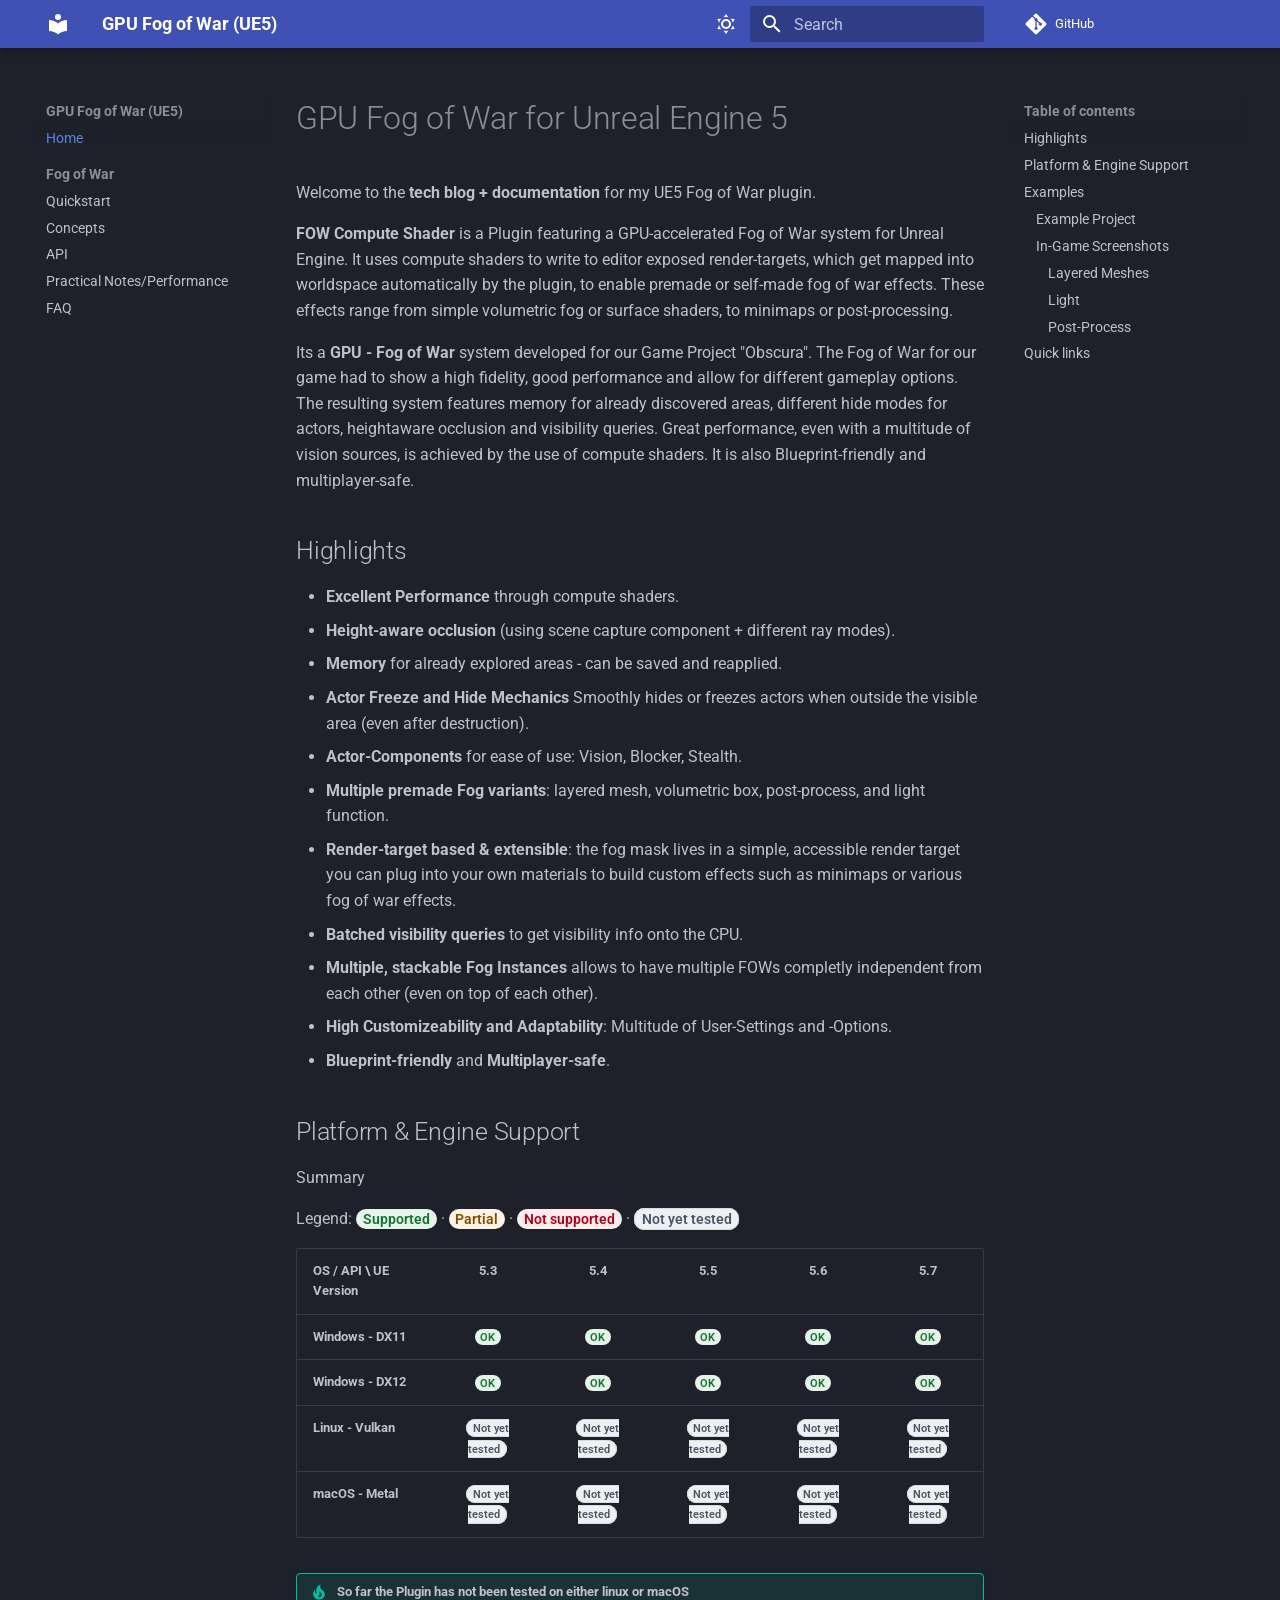
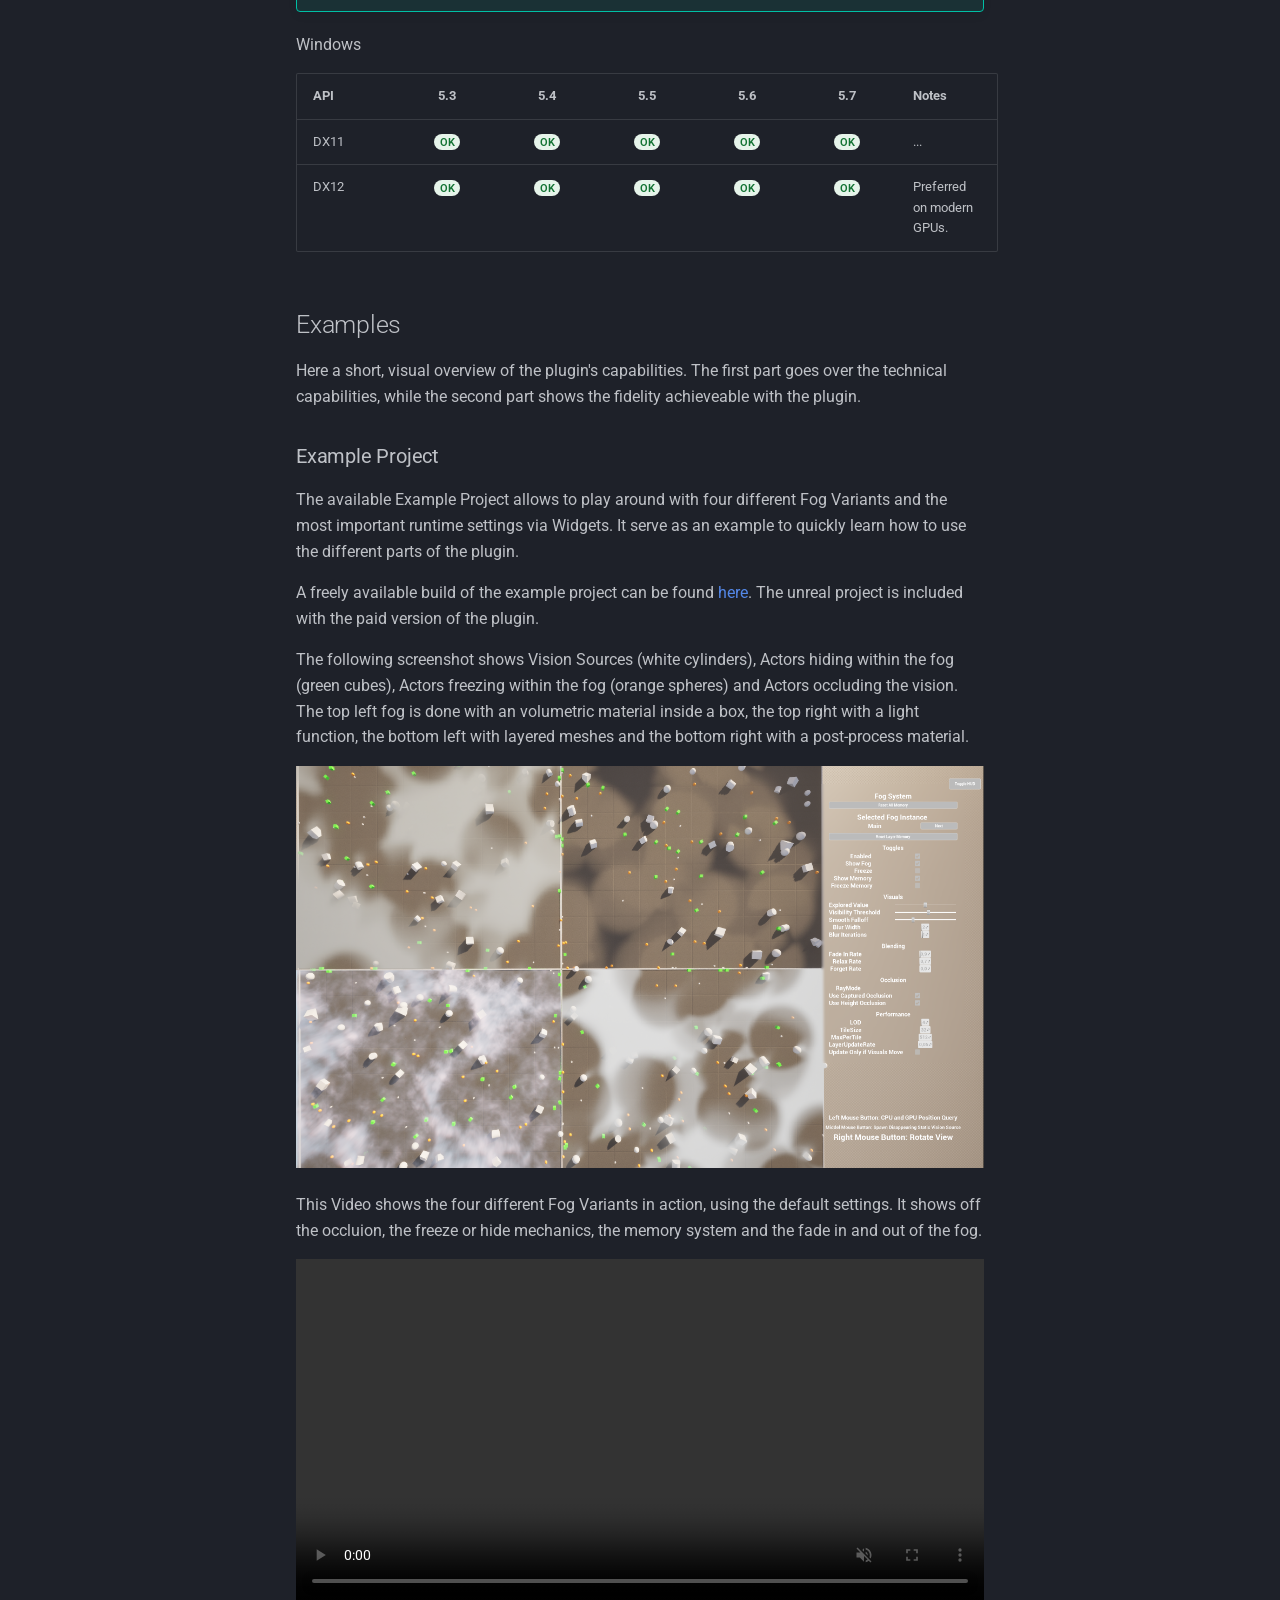
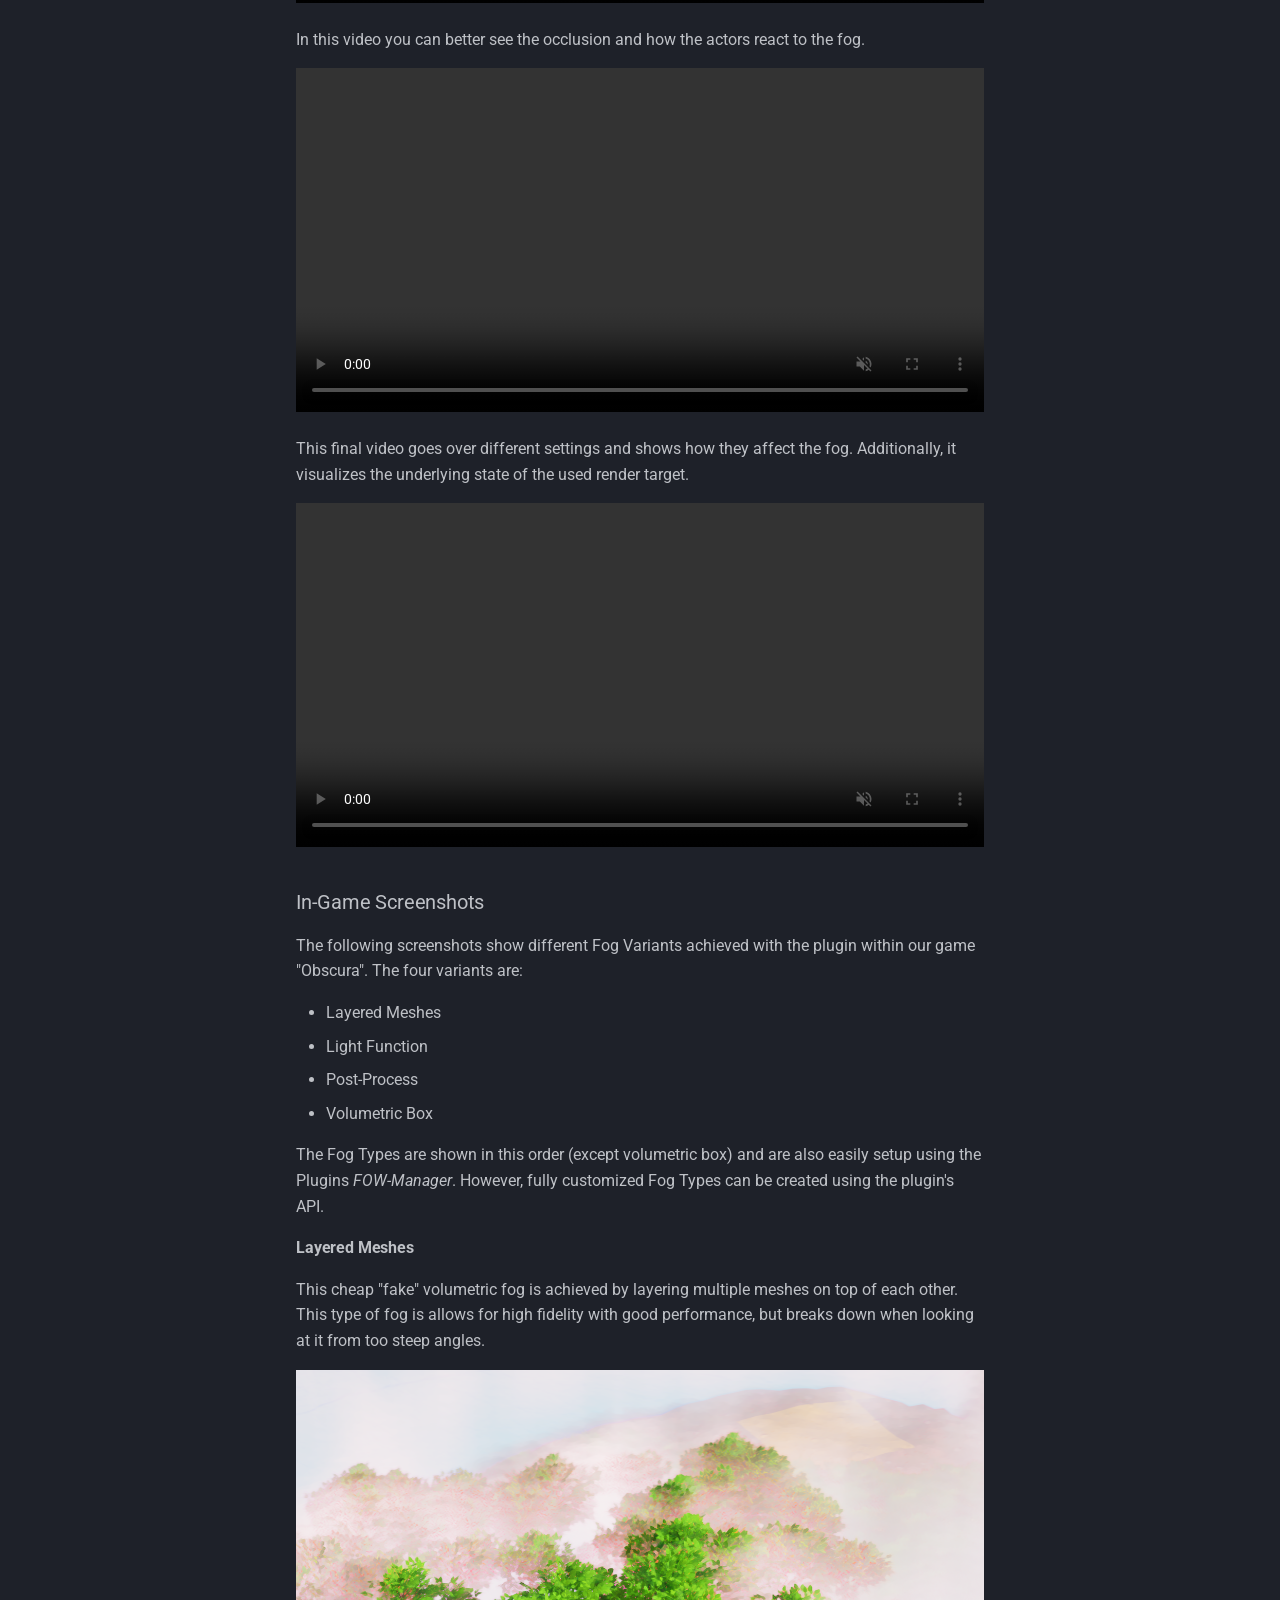
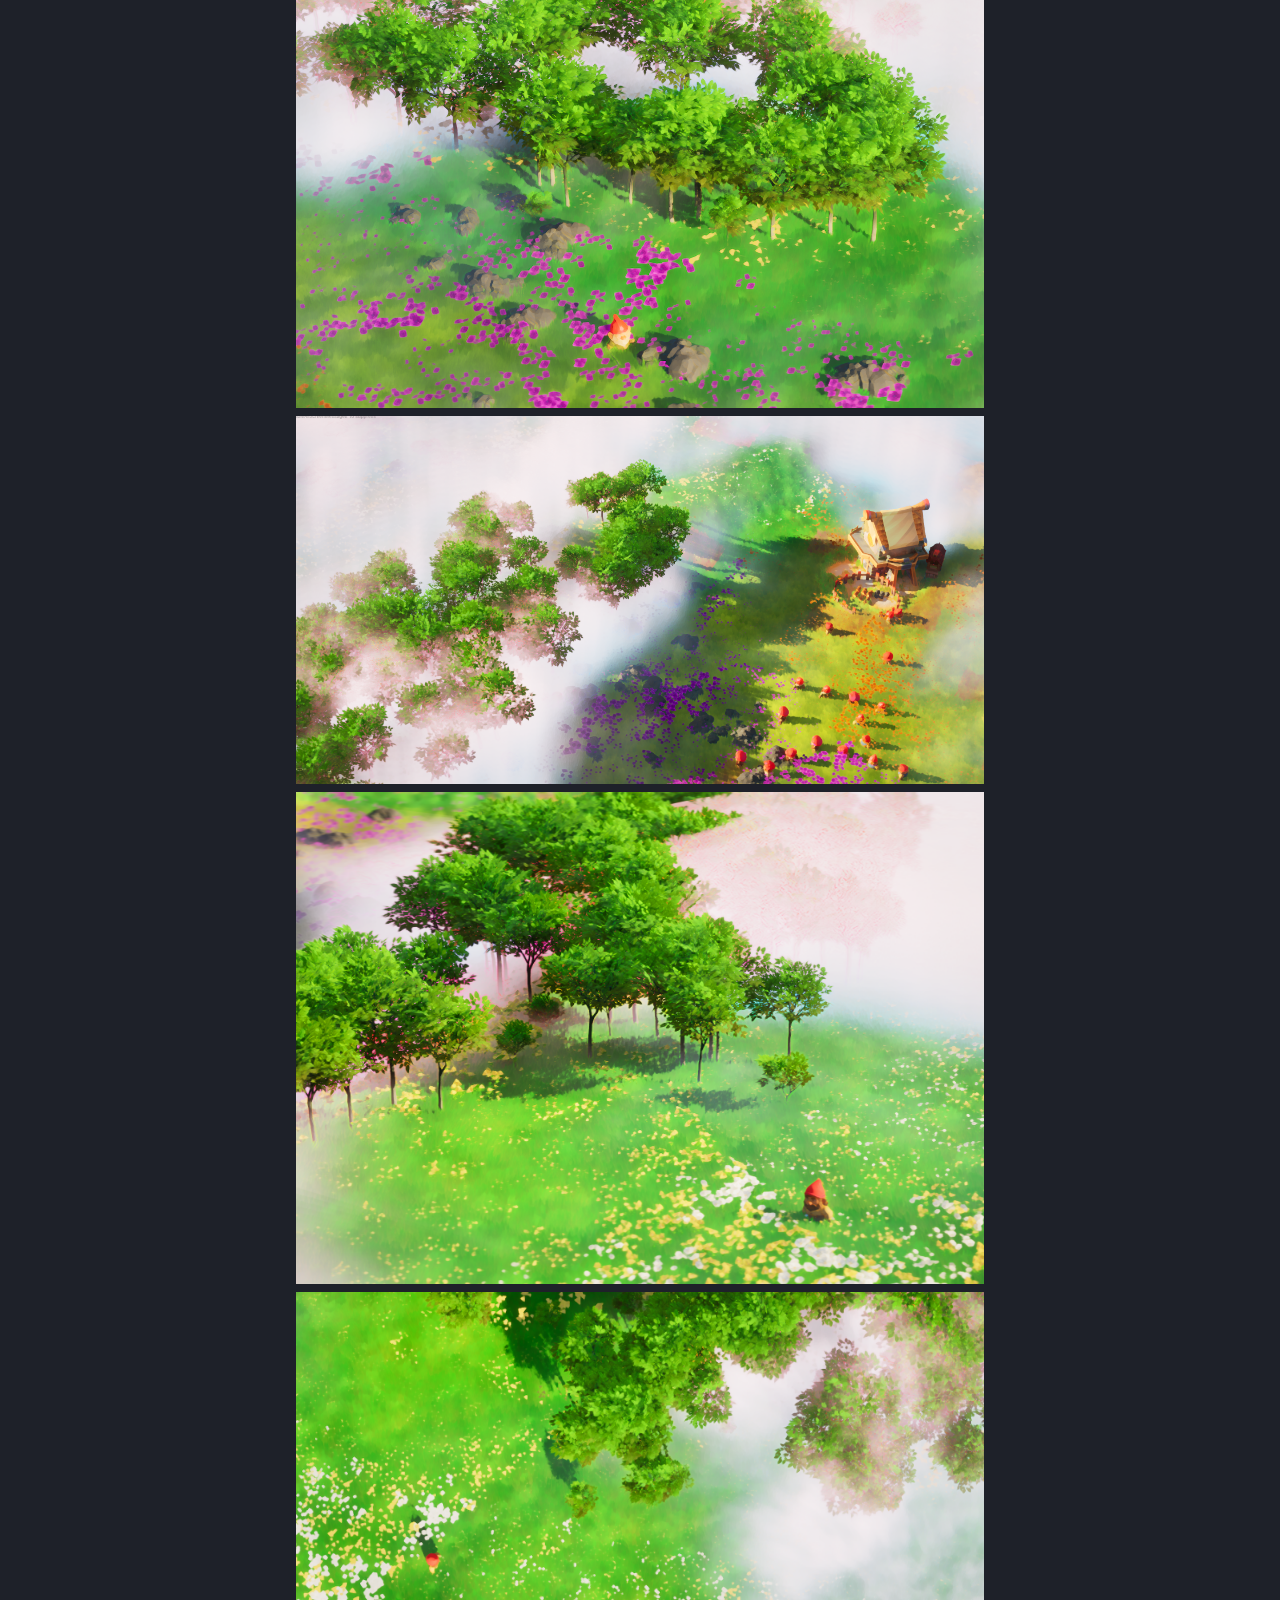
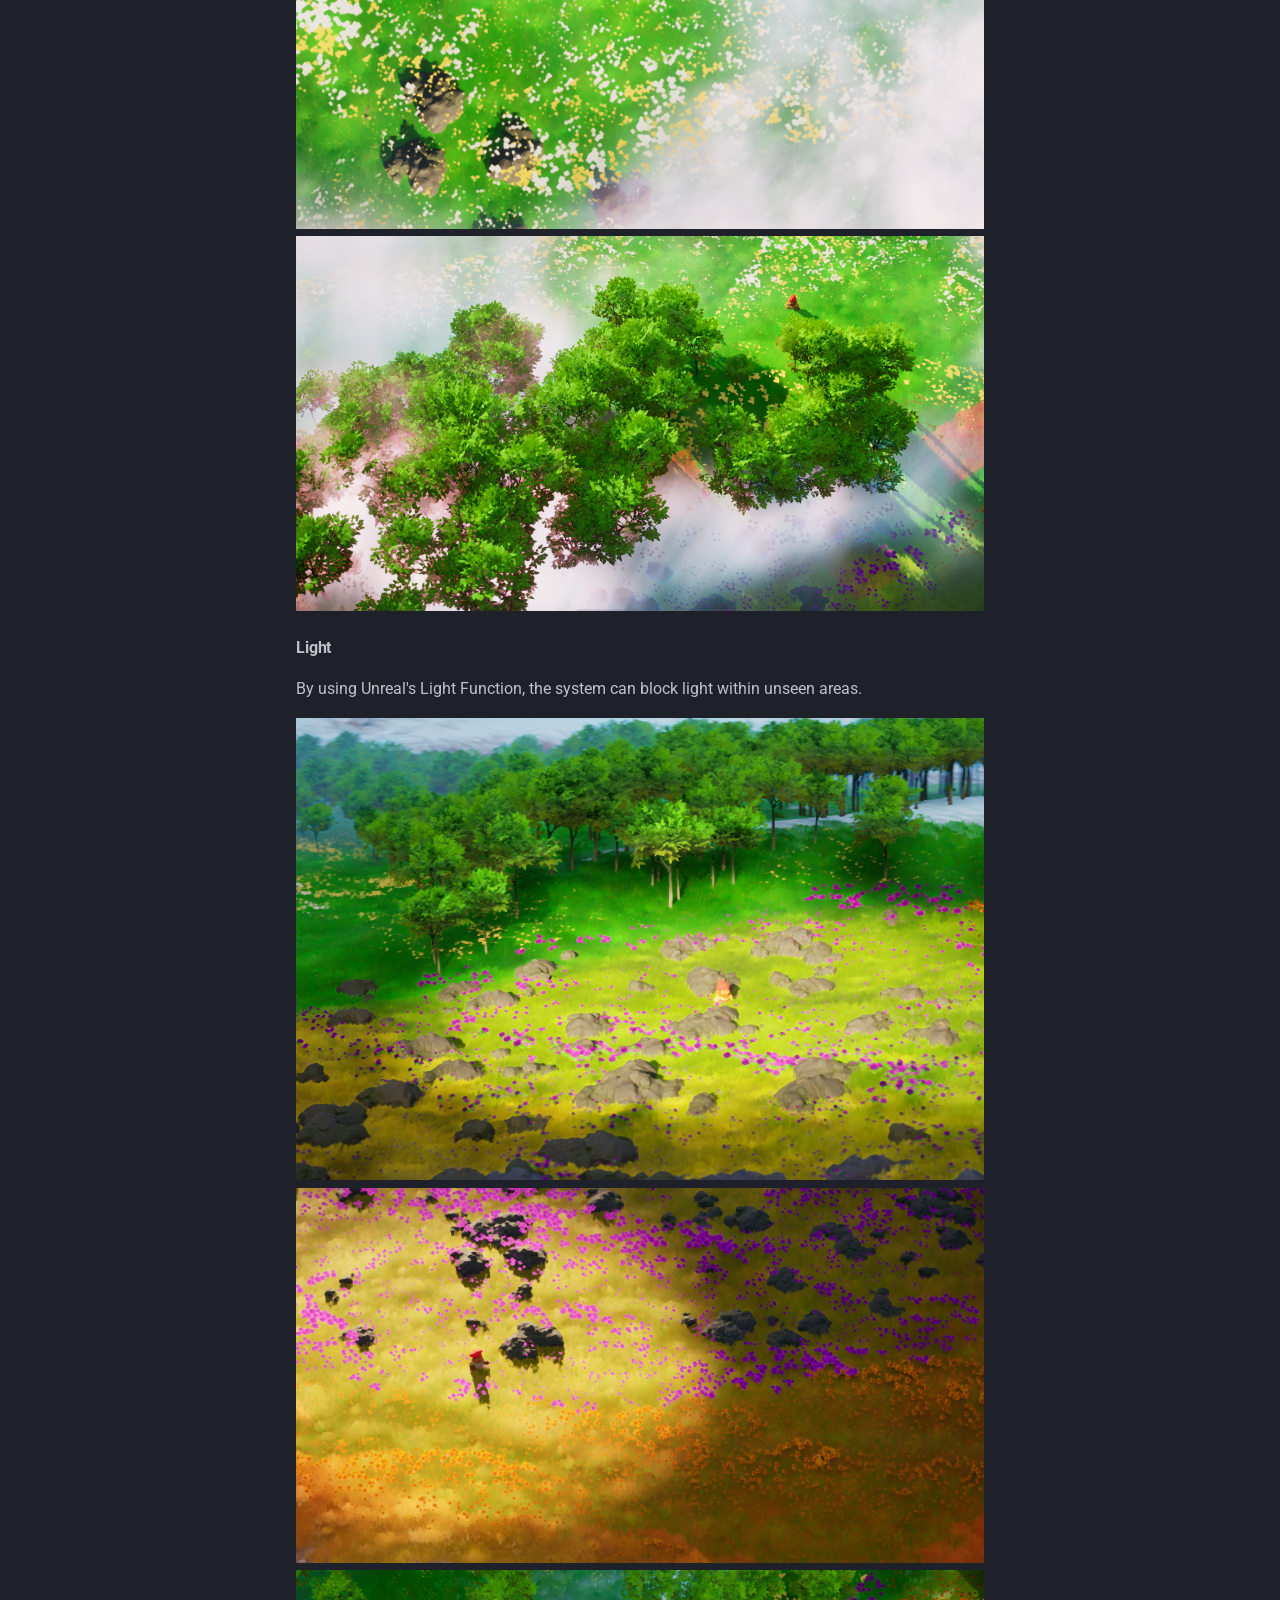
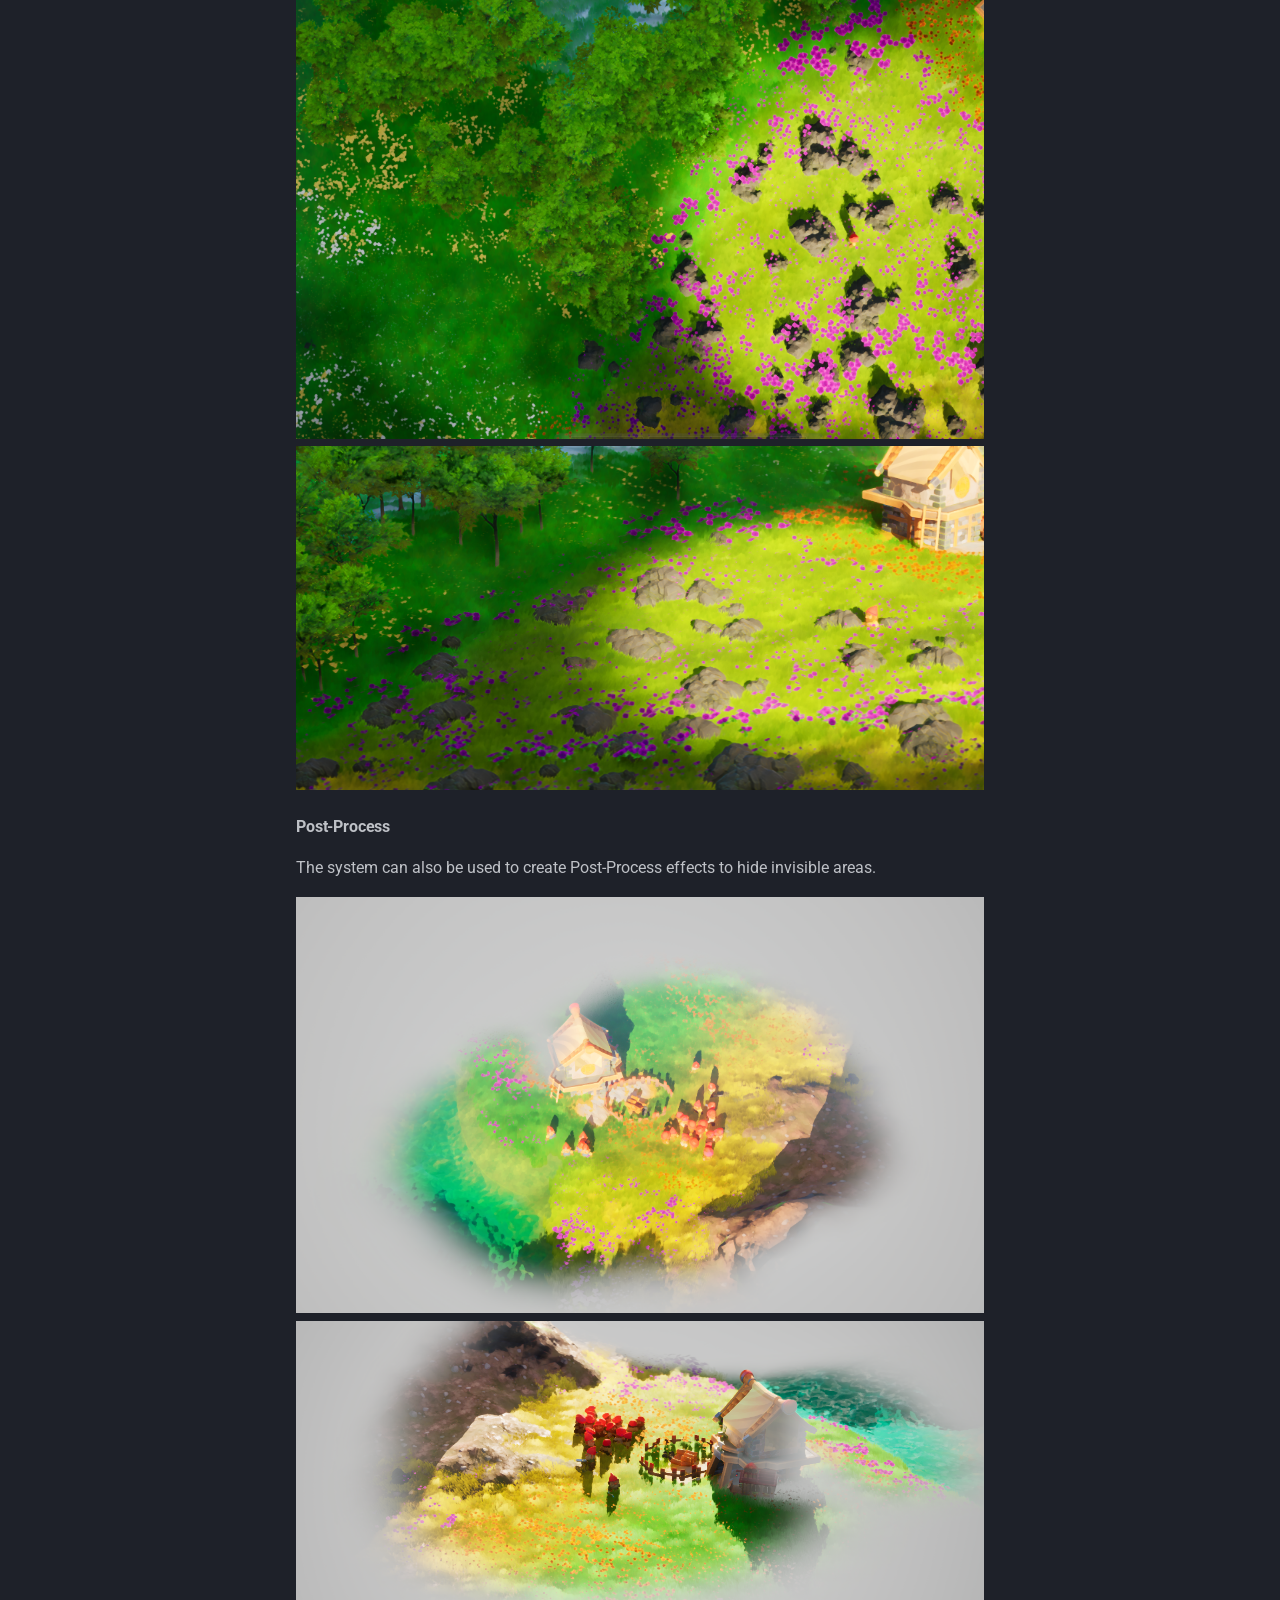
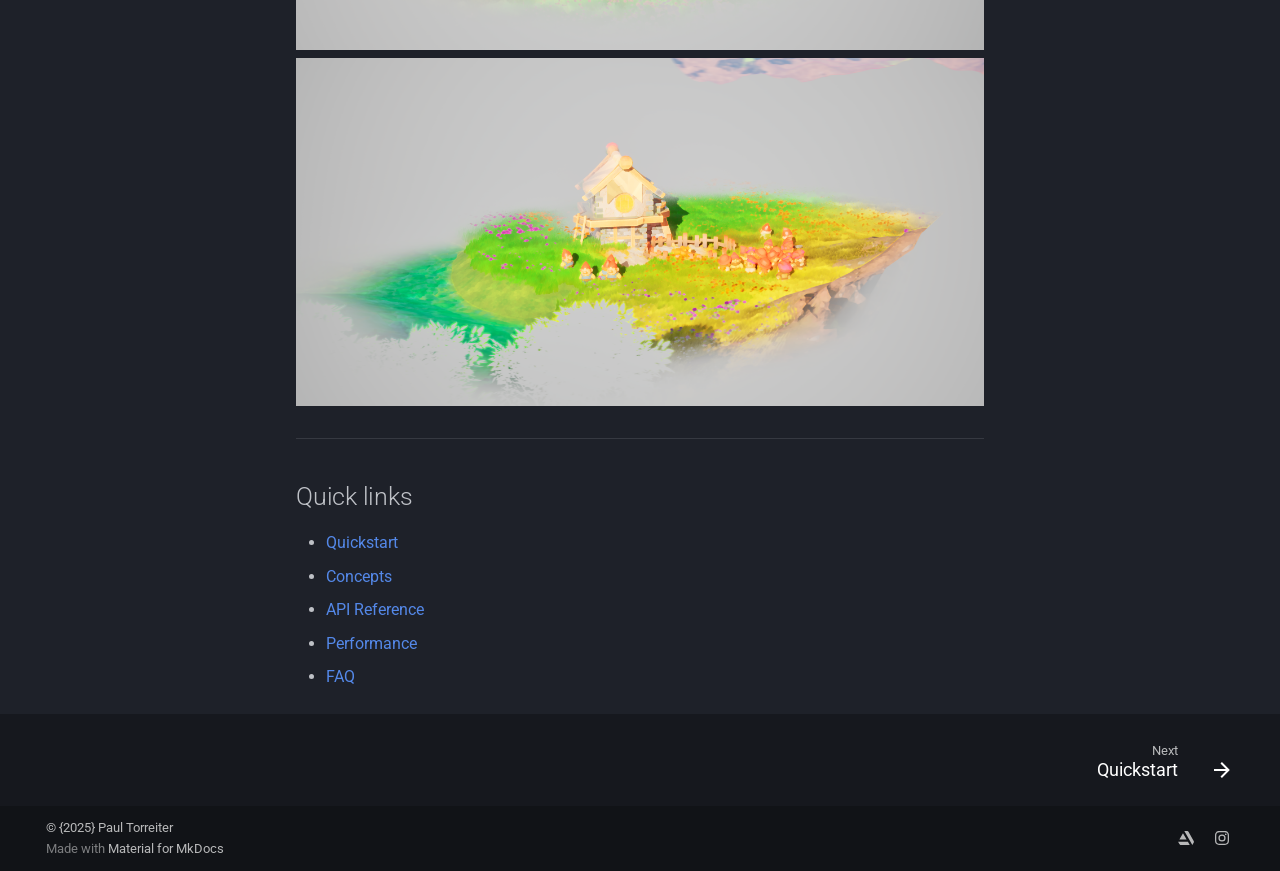
<file: index.html>
<!DOCTYPE html><html lang=en class=no-js><head><meta charset=utf-8><meta name=viewport content="width=device-width,initial-scale=1"><link href=https://sepopel.github.io/ rel=canonical><link href=fog-of-war/quickstart/ rel=next><link rel=icon href=assets/images/favicon.png><meta name=generator content="mkdocs-1.6.1, mkdocs-material-9.7.0"><title>GPU Fog of War (UE5)</title><link rel=stylesheet href=assets/stylesheets/main.618322db.min.css><link rel=stylesheet href=assets/stylesheets/palette.ab4e12ef.min.css><link rel=preconnect href=https://fonts.gstatic.com crossorigin><link rel=stylesheet href="https://fonts.googleapis.com/css?family=Roboto:300,300i,400,400i,700,700i%7CRoboto+Mono:400,400i,700,700i&display=fallback"><style>:root{--md-text-font:"Roboto";--md-code-font:"Roboto Mono"}</style><link rel=stylesheet href=styles/badges.css><script>__md_scope=new URL(".",location),__md_hash=e=>[...e].reduce(((e,_)=>(e<<5)-e+_.charCodeAt(0)),0),__md_get=(e,_=localStorage,t=__md_scope)=>JSON.parse(_.getItem(t.pathname+"."+e)),__md_set=(e,_,t=localStorage,a=__md_scope)=>{try{t.setItem(a.pathname+"."+e,JSON.stringify(_))}catch(e){}}</script><link href=assets/stylesheets/glightbox.min.css rel=stylesheet><script src=assets/javascripts/glightbox.min.js></script><style id=glightbox-style>
            html.glightbox-open { overflow: initial; height: 100%; }
            .gslide-title { margin-top: 0px; user-select: text; }
            .gslide-desc { color: #666; user-select: text; }
            .gslide-image img { background: white; }
            .gscrollbar-fixer { padding-right: 15px; }
            .gdesc-inner { font-size: 0.75rem; }
            body[data-md-color-scheme="slate"] .gdesc-inner { background: var(--md-default-bg-color); }
            body[data-md-color-scheme="slate"] .gslide-title { color: var(--md-default-fg-color); }
            body[data-md-color-scheme="slate"] .gslide-desc { color: var(--md-default-fg-color); }
        </style></head> <body dir=ltr data-md-color-scheme=slate data-md-color-primary=indigo data-md-color-accent=pink> <input class=md-toggle data-md-toggle=drawer type=checkbox id=__drawer autocomplete=off> <input class=md-toggle data-md-toggle=search type=checkbox id=__search autocomplete=off> <label class=md-overlay for=__drawer></label> <div data-md-component=skip> <a href=#gpu-fog-of-war-for-unreal-engine-5 class=md-skip> Skip to content </a> </div> <div data-md-component=announce> </div> <header class="md-header md-header--shadow" data-md-component=header> <nav class="md-header__inner md-grid" aria-label=Header> <a href=. title="GPU Fog of War (UE5)" class="md-header__button md-logo" aria-label="GPU Fog of War (UE5)" data-md-component=logo> <svg xmlns=http://www.w3.org/2000/svg viewbox="0 0 24 24"><path d="M12 8a3 3 0 0 0 3-3 3 3 0 0 0-3-3 3 3 0 0 0-3 3 3 3 0 0 0 3 3m0 3.54C9.64 9.35 6.5 8 3 8v11c3.5 0 6.64 1.35 9 3.54 2.36-2.19 5.5-3.54 9-3.54V8c-3.5 0-6.64 1.35-9 3.54"></path></svg> </a> <label class="md-header__button md-icon" for=__drawer> <svg xmlns=http://www.w3.org/2000/svg viewbox="0 0 24 24"><path d="M3 6h18v2H3zm0 5h18v2H3zm0 5h18v2H3z"></path></svg> </label> <div class=md-header__title data-md-component=header-title> <div class=md-header__ellipsis> <div class=md-header__topic> <span class=md-ellipsis> GPU Fog of War (UE5) </span> </div> <div class=md-header__topic data-md-component=header-topic> <span class=md-ellipsis> Home </span> </div> </div> </div> <form class=md-header__option data-md-component=palette> <input class=md-option data-md-color-media data-md-color-scheme=slate data-md-color-primary=indigo data-md-color-accent=pink aria-label="Switch to light mode" type=radio name=__palette id=__palette_0> <label class="md-header__button md-icon" title="Switch to light mode" for=__palette_1 hidden> <svg xmlns=http://www.w3.org/2000/svg viewbox="0 0 24 24"><path d="M12 7a5 5 0 0 1 5 5 5 5 0 0 1-5 5 5 5 0 0 1-5-5 5 5 0 0 1 5-5m0 2a3 3 0 0 0-3 3 3 3 0 0 0 3 3 3 3 0 0 0 3-3 3 3 0 0 0-3-3m0-7 2.39 3.42C13.65 5.15 12.84 5 12 5s-1.65.15-2.39.42zM3.34 7l4.16-.35A7.2 7.2 0 0 0 5.94 8.5c-.44.74-.69 1.5-.83 2.29zm.02 10 1.76-3.77a7.131 7.131 0 0 0 2.38 4.14zM20.65 7l-1.77 3.79a7.02 7.02 0 0 0-2.38-4.15zm-.01 10-4.14.36c.59-.51 1.12-1.14 1.54-1.86.42-.73.69-1.5.83-2.29zM12 22l-2.41-3.44c.74.27 1.55.44 2.41.44.82 0 1.63-.17 2.37-.44z"></path></svg> </label> <input class=md-option data-md-color-media data-md-color-scheme=default data-md-color-primary=indigo data-md-color-accent=pink aria-label="Switch to dark mode" type=radio name=__palette id=__palette_1> <label class="md-header__button md-icon" title="Switch to dark mode" for=__palette_0 hidden> <svg xmlns=http://www.w3.org/2000/svg viewbox="0 0 24 24"><path d="m17.75 4.09-2.53 1.94.91 3.06-2.63-1.81-2.63 1.81.91-3.06-2.53-1.94L12.44 4l1.06-3 1.06 3zm3.5 6.91-1.64 1.25.59 1.98-1.7-1.17-1.7 1.17.59-1.98L15.75 11l2.06-.05L18.5 9l.69 1.95zm-2.28 4.95c.83-.08 1.72 1.1 1.19 1.85-.32.45-.66.87-1.08 1.27C15.17 23 8.84 23 4.94 19.07c-3.91-3.9-3.91-10.24 0-14.14.4-.4.82-.76 1.27-1.08.75-.53 1.93.36 1.85 1.19-.27 2.86.69 5.83 2.89 8.02a9.96 9.96 0 0 0 8.02 2.89m-1.64 2.02a12.08 12.08 0 0 1-7.8-3.47c-2.17-2.19-3.33-5-3.49-7.82-2.81 3.14-2.7 7.96.31 10.98 3.02 3.01 7.84 3.12 10.98.31"></path></svg> </label> </form> <script>var palette=__md_get("__palette");if(palette&&palette.color){if("(prefers-color-scheme)"===palette.color.media){var media=matchMedia("(prefers-color-scheme: light)"),input=document.querySelector(media.matches?"[data-md-color-media='(prefers-color-scheme: light)']":"[data-md-color-media='(prefers-color-scheme: dark)']");palette.color.media=input.getAttribute("data-md-color-media"),palette.color.scheme=input.getAttribute("data-md-color-scheme"),palette.color.primary=input.getAttribute("data-md-color-primary"),palette.color.accent=input.getAttribute("data-md-color-accent")}for(var[key,value]of Object.entries(palette.color))document.body.setAttribute("data-md-color-"+key,value)}</script> <label class="md-header__button md-icon" for=__search> <svg xmlns=http://www.w3.org/2000/svg viewbox="0 0 24 24"><path d="M9.5 3A6.5 6.5 0 0 1 16 9.5c0 1.61-.59 3.09-1.56 4.23l.27.27h.79l5 5-1.5 1.5-5-5v-.79l-.27-.27A6.52 6.52 0 0 1 9.5 16 6.5 6.5 0 0 1 3 9.5 6.5 6.5 0 0 1 9.5 3m0 2C7 5 5 7 5 9.5S7 14 9.5 14 14 12 14 9.5 12 5 9.5 5"></path></svg> </label> <div class=md-search data-md-component=search role=dialog> <label class=md-search__overlay for=__search></label> <div class=md-search__inner role=search> <form class=md-search__form name=search> <input type=text class=md-search__input name=query aria-label=Search placeholder=Search autocapitalize=off autocorrect=off autocomplete=off spellcheck=false data-md-component=search-query required> <label class="md-search__icon md-icon" for=__search> <svg xmlns=http://www.w3.org/2000/svg viewbox="0 0 24 24"><path d="M9.5 3A6.5 6.5 0 0 1 16 9.5c0 1.61-.59 3.09-1.56 4.23l.27.27h.79l5 5-1.5 1.5-5-5v-.79l-.27-.27A6.52 6.52 0 0 1 9.5 16 6.5 6.5 0 0 1 3 9.5 6.5 6.5 0 0 1 9.5 3m0 2C7 5 5 7 5 9.5S7 14 9.5 14 14 12 14 9.5 12 5 9.5 5"></path></svg> <svg xmlns=http://www.w3.org/2000/svg viewbox="0 0 24 24"><path d="M20 11v2H8l5.5 5.5-1.42 1.42L4.16 12l7.92-7.92L13.5 5.5 8 11z"></path></svg> </label> <nav class=md-search__options aria-label=Search> <button type=reset class="md-search__icon md-icon" title=Clear aria-label=Clear tabindex=-1> <svg xmlns=http://www.w3.org/2000/svg viewbox="0 0 24 24"><path d="M19 6.41 17.59 5 12 10.59 6.41 5 5 6.41 10.59 12 5 17.59 6.41 19 12 13.41 17.59 19 19 17.59 13.41 12z"></path></svg> </button> </nav> <div class=md-search__suggest data-md-component=search-suggest></div> </form> <div class=md-search__output> <div class=md-search__scrollwrap tabindex=0 data-md-scrollfix> <div class=md-search-result data-md-component=search-result> <div class=md-search-result__meta> Initializing search </div> <ol class=md-search-result__list role=presentation></ol> </div> </div> </div> </div> </div> <div class=md-header__source> <a href=https://github.com/sePopel/sePopel.github.io title="Go to repository" class=md-source data-md-component=source> <div class="md-source__icon md-icon"> <svg xmlns=http://www.w3.org/2000/svg viewbox="0 0 448 512"><!-- Font Awesome Free 7.1.0 by @fontawesome - https://fontawesome.com License - https://fontawesome.com/license/free (Icons: CC BY 4.0, Fonts: SIL OFL 1.1, Code: MIT License) Copyright 2025 Fonticons, Inc.--><path d="M439.6 236.1 244 40.5c-5.4-5.5-12.8-8.5-20.4-8.5s-15 3-20.4 8.4L162.5 81l51.5 51.5c27.1-9.1 52.7 16.8 43.4 43.7l49.7 49.7c34.2-11.8 61.2 31 35.5 56.7-26.5 26.5-70.2-2.9-56-37.3L240.3 199v121.9c25.3 12.5 22.3 41.8 9.1 55-6.4 6.4-15.2 10.1-24.3 10.1s-17.8-3.6-24.3-10.1c-17.6-17.6-11.1-46.9 11.2-56v-123c-20.8-8.5-24.6-30.7-18.6-45L142.6 101 8.5 235.1C3 240.6 0 247.9 0 255.5s3 15 8.5 20.4l195.6 195.7c5.4 5.4 12.7 8.4 20.4 8.4s15-3 20.4-8.4l194.7-194.7c5.4-5.4 8.4-12.8 8.4-20.4s-3-15-8.4-20.4"></path></svg> </div> <div class=md-source__repository> GitHub </div> </a> </div> </nav> </header> <div class=md-container data-md-component=container> <main class=md-main data-md-component=main> <div class="md-main__inner md-grid"> <div class="md-sidebar md-sidebar--primary" data-md-component=sidebar data-md-type=navigation> <div class=md-sidebar__scrollwrap> <div class=md-sidebar__inner> <nav class="md-nav md-nav--primary" aria-label=Navigation data-md-level=0> <label class=md-nav__title for=__drawer> <a href=. title="GPU Fog of War (UE5)" class="md-nav__button md-logo" aria-label="GPU Fog of War (UE5)" data-md-component=logo> <svg xmlns=http://www.w3.org/2000/svg viewbox="0 0 24 24"><path d="M12 8a3 3 0 0 0 3-3 3 3 0 0 0-3-3 3 3 0 0 0-3 3 3 3 0 0 0 3 3m0 3.54C9.64 9.35 6.5 8 3 8v11c3.5 0 6.64 1.35 9 3.54 2.36-2.19 5.5-3.54 9-3.54V8c-3.5 0-6.64 1.35-9 3.54"></path></svg> </a> GPU Fog of War (UE5) </label> <div class=md-nav__source> <a href=https://github.com/sePopel/sePopel.github.io title="Go to repository" class=md-source data-md-component=source> <div class="md-source__icon md-icon"> <svg xmlns=http://www.w3.org/2000/svg viewbox="0 0 448 512"><!-- Font Awesome Free 7.1.0 by @fontawesome - https://fontawesome.com License - https://fontawesome.com/license/free (Icons: CC BY 4.0, Fonts: SIL OFL 1.1, Code: MIT License) Copyright 2025 Fonticons, Inc.--><path d="M439.6 236.1 244 40.5c-5.4-5.5-12.8-8.5-20.4-8.5s-15 3-20.4 8.4L162.5 81l51.5 51.5c27.1-9.1 52.7 16.8 43.4 43.7l49.7 49.7c34.2-11.8 61.2 31 35.5 56.7-26.5 26.5-70.2-2.9-56-37.3L240.3 199v121.9c25.3 12.5 22.3 41.8 9.1 55-6.4 6.4-15.2 10.1-24.3 10.1s-17.8-3.6-24.3-10.1c-17.6-17.6-11.1-46.9 11.2-56v-123c-20.8-8.5-24.6-30.7-18.6-45L142.6 101 8.5 235.1C3 240.6 0 247.9 0 255.5s3 15 8.5 20.4l195.6 195.7c5.4 5.4 12.7 8.4 20.4 8.4s15-3 20.4-8.4l194.7-194.7c5.4-5.4 8.4-12.8 8.4-20.4s-3-15-8.4-20.4"></path></svg> </div> <div class=md-source__repository> GitHub </div> </a> </div> <ul class=md-nav__list data-md-scrollfix> <li class="md-nav__item md-nav__item--active"> <input class="md-nav__toggle md-toggle" type=checkbox id=__toc> <label class="md-nav__link md-nav__link--active" for=__toc> <span class=md-ellipsis> Home </span> <span class="md-nav__icon md-icon"></span> </label> <a href=. class="md-nav__link md-nav__link--active"> <span class=md-ellipsis> Home </span> </a> <nav class="md-nav md-nav--secondary" aria-label="Table of contents"> <label class=md-nav__title for=__toc> <span class="md-nav__icon md-icon"></span> Table of contents </label> <ul class=md-nav__list data-md-component=toc data-md-scrollfix> <li class=md-nav__item> <a href=#highlights class=md-nav__link> <span class=md-ellipsis> Highlights </span> </a> </li> <li class=md-nav__item> <a href=#platform-engine-support class=md-nav__link> <span class=md-ellipsis> Platform &amp; Engine Support </span> </a> </li> <li class=md-nav__item> <a href=#examples class=md-nav__link> <span class=md-ellipsis> Examples </span> </a> <nav class=md-nav aria-label=Examples> <ul class=md-nav__list> <li class=md-nav__item> <a href=#example-project class=md-nav__link> <span class=md-ellipsis> Example Project </span> </a> </li> <li class=md-nav__item> <a href=#in-game-screenshots class=md-nav__link> <span class=md-ellipsis> In-Game Screenshots </span> </a> <nav class=md-nav aria-label="In-Game Screenshots"> <ul class=md-nav__list> <li class=md-nav__item> <a href=#layered-meshes class=md-nav__link> <span class=md-ellipsis> Layered Meshes </span> </a> </li> <li class=md-nav__item> <a href=#light class=md-nav__link> <span class=md-ellipsis> Light </span> </a> </li> <li class=md-nav__item> <a href=#post-process class=md-nav__link> <span class=md-ellipsis> Post-Process </span> </a> </li> </ul> </nav> </li> </ul> </nav> </li> <li class=md-nav__item> <a href=#quick-links class=md-nav__link> <span class=md-ellipsis> Quick links </span> </a> </li> </ul> </nav> </li> <li class="md-nav__item md-nav__item--section md-nav__item--nested"> <input class="md-nav__toggle md-toggle " type=checkbox id=__nav_2> <label class=md-nav__link for=__nav_2 id=__nav_2_label tabindex> <span class=md-ellipsis> Fog of War </span> <span class="md-nav__icon md-icon"></span> </label> <nav class=md-nav data-md-level=1 aria-labelledby=__nav_2_label aria-expanded=false> <label class=md-nav__title for=__nav_2> <span class="md-nav__icon md-icon"></span> Fog of War </label> <ul class=md-nav__list data-md-scrollfix> <li class=md-nav__item> <a href=fog-of-war/quickstart/ class=md-nav__link> <span class=md-ellipsis> Quickstart </span> </a> </li> <li class=md-nav__item> <a href=fog-of-war/concepts/ class=md-nav__link> <span class=md-ellipsis> Concepts </span> </a> </li> <li class=md-nav__item> <a href=fog-of-war/api/ class=md-nav__link> <span class=md-ellipsis> API </span> </a> </li> <li class=md-nav__item> <a href=fog-of-war/performance/ class=md-nav__link> <span class=md-ellipsis> Practical Notes/Performance </span> </a> </li> <li class=md-nav__item> <a href=fog-of-war/faq/ class=md-nav__link> <span class=md-ellipsis> FAQ </span> </a> </li> </ul> </nav> </li> </ul> </nav> </div> </div> </div> <div class="md-sidebar md-sidebar--secondary" data-md-component=sidebar data-md-type=toc> <div class=md-sidebar__scrollwrap> <div class=md-sidebar__inner> <nav class="md-nav md-nav--secondary" aria-label="Table of contents"> <label class=md-nav__title for=__toc> <span class="md-nav__icon md-icon"></span> Table of contents </label> <ul class=md-nav__list data-md-component=toc data-md-scrollfix> <li class=md-nav__item> <a href=#highlights class=md-nav__link> <span class=md-ellipsis> Highlights </span> </a> </li> <li class=md-nav__item> <a href=#platform-engine-support class=md-nav__link> <span class=md-ellipsis> Platform &amp; Engine Support </span> </a> </li> <li class=md-nav__item> <a href=#examples class=md-nav__link> <span class=md-ellipsis> Examples </span> </a> <nav class=md-nav aria-label=Examples> <ul class=md-nav__list> <li class=md-nav__item> <a href=#example-project class=md-nav__link> <span class=md-ellipsis> Example Project </span> </a> </li> <li class=md-nav__item> <a href=#in-game-screenshots class=md-nav__link> <span class=md-ellipsis> In-Game Screenshots </span> </a> <nav class=md-nav aria-label="In-Game Screenshots"> <ul class=md-nav__list> <li class=md-nav__item> <a href=#layered-meshes class=md-nav__link> <span class=md-ellipsis> Layered Meshes </span> </a> </li> <li class=md-nav__item> <a href=#light class=md-nav__link> <span class=md-ellipsis> Light </span> </a> </li> <li class=md-nav__item> <a href=#post-process class=md-nav__link> <span class=md-ellipsis> Post-Process </span> </a> </li> </ul> </nav> </li> </ul> </nav> </li> <li class=md-nav__item> <a href=#quick-links class=md-nav__link> <span class=md-ellipsis> Quick links </span> </a> </li> </ul> </nav> </div> </div> </div> <div class=md-content data-md-component=content> <article class="md-content__inner md-typeset"> <h1 id=gpu-fog-of-war-for-unreal-engine-5>GPU Fog of War for Unreal Engine 5</h1> <p>Welcome to the <strong>tech blog + documentation</strong> for my UE5 Fog of War plugin.</p> <p><strong>FOW Compute Shader</strong> is a Plugin featuring a GPU-accelerated Fog of War system for Unreal Engine. It uses compute shaders to write to editor exposed render-targets, which get mapped into worldspace automatically by the plugin, to enable premade or self-made fog of war effects. These effects range from simple volumetric fog or surface shaders, to minimaps or post-processing.</p> <p>Its a <strong>GPU - Fog of War</strong> system developed for our Game Project "Obscura". The Fog of War for our game had to show a high fidelity, good performance and allow for different gameplay options. The resulting system features memory for already discovered areas, different hide modes for actors, heightaware occlusion and visibility queries. Great performance, even with a multitude of vision sources, is achieved by the use of compute shaders. It is also Blueprint‑friendly and multiplayer‑safe.</p> <h2 id=highlights>Highlights</h2> <ul> <li><strong>Excellent Performance</strong> through compute shaders. </li> <li><strong>Height‑aware occlusion</strong> (using scene capture component + different ray modes).</li> <li><strong>Memory</strong> for already explored areas - can be saved and reapplied.</li> <li><strong>Actor Freeze and Hide Mechanics</strong> Smoothly hides or freezes actors when outside the visible area (even after destruction).</li> <li><strong>Actor-Components</strong> for ease of use: Vision, Blocker, Stealth.</li> <li><strong>Multiple premade Fog variants</strong>: layered mesh, volumetric box, post-process, and light function.</li> <li><strong>Render-target based &amp; extensible</strong>: the fog mask lives in a simple, accessible render target you can plug into your own materials to build custom effects such as minimaps or various fog of war effects.</li> <li><strong>Batched visibility queries</strong> to get visibility info onto the CPU.</li> <li><strong>Multiple, stackable Fog Instances</strong> allows to have multiple FOWs completly independent from each other (even on top of each other).</li> <li><strong>High Customizeability and Adaptability</strong>: Multitude of User-Settings and -Options.</li> <li><strong>Blueprint‑friendly</strong> and <strong>Multiplayer‑safe</strong>.</li> </ul> <h2 id=platform-engine-support>Platform &amp; Engine Support</h2> <div class=tabbed-set data-tabs=1:1><input checked id=__tabbed_1_1 name=__tabbed_1 type=radio><label for=__tabbed_1_1>Summary</label><div class=tabbed-content></div> </div> <p>Legend: <span class="badge badge-ok">Supported</span> · <span class="badge badge-warn">Partial</span> · <span class="badge badge-bad">Not supported</span> · <span class="badge badge-nyt">Not yet tested</span></p> <table> <thead> <tr> <th>OS / API \ UE Version</th> <th style="text-align: center;">5.3</th> <th style="text-align: center;">5.4</th> <th style="text-align: center;">5.5</th> <th style="text-align: center;">5.6</th> <th style="text-align: center;">5.7</th> </tr> </thead> <tbody> <tr> <td><strong>Windows - DX11</strong></td> <td style="text-align: center;"><span class="badge badge-ok">OK</span></td> <td style="text-align: center;"><span class="badge badge-ok">OK</span></td> <td style="text-align: center;"><span class="badge badge-ok">OK</span></td> <td style="text-align: center;"><span class="badge badge-ok">OK</span></td> <td style="text-align: center;"><span class="badge badge-ok">OK</span></td> </tr> <tr> <td><strong>Windows - DX12</strong></td> <td style="text-align: center;"><span class="badge badge-ok">OK</span></td> <td style="text-align: center;"><span class="badge badge-ok">OK</span></td> <td style="text-align: center;"><span class="badge badge-ok">OK</span></td> <td style="text-align: center;"><span class="badge badge-ok">OK</span></td> <td style="text-align: center;"><span class="badge badge-ok">OK</span></td> </tr> <tr> <td><strong>Linux - Vulkan</strong></td> <td style="text-align: center;"><span class="badge badge-nyt">Not yet tested</span></td> <td style="text-align: center;"><span class="badge badge-nyt">Not yet tested</span></td> <td style="text-align: center;"><span class="badge badge-nyt">Not yet tested</span></td> <td style="text-align: center;"><span class="badge badge-nyt">Not yet tested</span></td> <td style="text-align: center;"><span class="badge badge-nyt">Not yet tested</span></td> </tr> <tr> <td><strong>macOS - Metal</strong></td> <td style="text-align: center;"><span class="badge badge-nyt">Not yet tested</span></td> <td style="text-align: center;"><span class="badge badge-nyt">Not yet tested</span></td> <td style="text-align: center;"><span class="badge badge-nyt">Not yet tested</span></td> <td style="text-align: center;"><span class="badge badge-nyt">Not yet tested</span></td> <td style="text-align: center;"><span class="badge badge-nyt">Not yet tested</span></td> </tr> </tbody> </table> <div class="admonition tip"> <p class=admonition-title>So far the Plugin has <strong>not</strong> been tested on either linux or macOS</p> </div> <div class=tabbed-set data-tabs=2:1><input checked id=__tabbed_2_1 name=__tabbed_2 type=radio><label for=__tabbed_2_1>Windows</label><div class=tabbed-content></div> </div> <table> <thead> <tr> <th>API</th> <th style="text-align: center;">5.3</th> <th style="text-align: center;">5.4</th> <th style="text-align: center;">5.5</th> <th style="text-align: center;">5.6</th> <th style="text-align: center;">5.7</th> <th>Notes</th> </tr> </thead> <tbody> <tr> <td>DX11</td> <td style="text-align: center;"><span class="badge badge-ok">OK</span></td> <td style="text-align: center;"><span class="badge badge-ok">OK</span></td> <td style="text-align: center;"><span class="badge badge-ok">OK</span></td> <td style="text-align: center;"><span class="badge badge-ok">OK</span></td> <td style="text-align: center;"><span class="badge badge-ok">OK</span></td> <td>...</td> </tr> <tr> <td>DX12</td> <td style="text-align: center;"><span class="badge badge-ok">OK</span></td> <td style="text-align: center;"><span class="badge badge-ok">OK</span></td> <td style="text-align: center;"><span class="badge badge-ok">OK</span></td> <td style="text-align: center;"><span class="badge badge-ok">OK</span></td> <td style="text-align: center;"><span class="badge badge-ok">OK</span></td> <td>Preferred on modern GPUs.</td> </tr> </tbody> </table> <h2 id=examples>Examples</h2> <p>Here a short, visual overview of the plugin's capabilities. The first part goes over the technical capabilities, while the second part shows the fidelity achieveable with the plugin.</p> <h3 id=example-project>Example Project</h3> <p>The available Example Project allows to play around with four different Fog Variants and the most important runtime settings via Widgets. It serve as an example to quickly learn how to use the different parts of the plugin.</p> <p>A freely available build of the example project can be found <a href="https://drive.google.com/file/d/1B79kPZyxArsSbiEDJfv2m8dD1NxZYaHw/view?usp=sharing">here</a>. The unreal project is included with the paid version of the plugin.</p> <p>The following screenshot shows Vision Sources (white cylinders), Actors hiding within the fog (green cubes), Actors freezing within the fog (orange spheres) and Actors occluding the vision. The top left fog is done with an volumetric material inside a box, the top right with a light function, the bottom left with layered meshes and the bottom right with a post-process material.</p> <p><a class=glightbox data-type=image data-width=auto data-height=auto href=images/Overview.png data-desc-position=bottom><img alt=Overview src=images/Overview.png></a></p> <p>This Video shows the four different Fog Variants in action, using the default settings. It shows off the occluion, the freeze or hide mechanics, the memory system and the fade in and out of the fog.</p> <p><a class=glightbox data-type=image data-width=auto data-height=auto href=videos/All%20Preview.mp4 data-desc-position=bottom></a></p><div class=video-container><a class=glightbox data-type=image data-width=auto data-height=auto href=videos/All%20Preview.mp4 data-desc-position=bottom><video style=width:100% muted controls alt=type:video><source src=videos/All%20Preview.mp4 type=video/mp4></video></a></div><p></p> <p>In this video you can better see the occlusion and how the actors react to the fog.</p> <p><a class=glightbox data-type=image data-width=auto data-height=auto href=videos/Actors%20Preview.mp4 data-desc-position=bottom></a></p><div class=video-container><a class=glightbox data-type=image data-width=auto data-height=auto href=videos/Actors%20Preview.mp4 data-desc-position=bottom><video style=width:100% muted controls alt=type:video><source src=videos/Actors%20Preview.mp4 type=video/mp4></video></a></div><p></p> <p>This final video goes over different settings and shows how they affect the fog. Additionally, it visualizes the underlying state of the used render target.</p> <p><a class=glightbox data-type=image data-width=auto data-height=auto href=videos/Settings%20Preview.mp4 data-desc-position=bottom></a></p><div class=video-container><a class=glightbox data-type=image data-width=auto data-height=auto href=videos/Settings%20Preview.mp4 data-desc-position=bottom><video style=width:100% muted controls alt=type:video><source src=videos/Settings%20Preview.mp4 type=video/mp4></video></a></div><p></p> <h3 id=in-game-screenshots>In-Game Screenshots</h3> <p>The following screenshots show different Fog Variants achieved with the plugin within our game "Obscura". The four variants are:</p> <ul> <li>Layered Meshes</li> <li>Light Function</li> <li>Post-Process</li> <li>Volumetric Box</li> </ul> <p>The Fog Types are shown in this order (except volumetric box) and are also easily setup using the Plugins <em>FOW-Manager</em>. However, fully customized Fog Types can be created using the plugin's API.</p> <h4 id=layered-meshes>Layered Meshes</h4> <p>This cheap "fake" volumetric fog is achieved by layering multiple meshes on top of each other. This type of fog is allows for high fidelity with good performance, but breaks down when looking at it from too steep angles.</p> <p><a class=glightbox data-type=image data-width=auto data-height=auto href=images/LayeredFog1.png data-desc-position=bottom><img alt="In-Game Screenshot Layered Meshes" src=images/LayeredFog1.png></a> <a class=glightbox data-type=image data-width=auto data-height=auto href=images/LayeredFog2.png data-desc-position=bottom><img alt="In-Game Screenshot Layered Meshes" src=images/LayeredFog2.png></a> <a class=glightbox data-type=image data-width=auto data-height=auto href=images/LayeredFog3.png data-desc-position=bottom><img alt="In-Game Screenshot Layered Meshes" src=images/LayeredFog3.png></a> <a class=glightbox data-type=image data-width=auto data-height=auto href=images/LayeredFog4.png data-desc-position=bottom><img alt="In-Game Screenshot Layered Meshes" src=images/LayeredFog4.png></a> <a class=glightbox data-type=image data-width=auto data-height=auto href=images/LayeredFog5.png data-desc-position=bottom><img alt="In-Game Screenshot Layered Meshes" src=images/LayeredFog5.png></a></p> <h4 id=light>Light</h4> <p>By using Unreal's Light Function, the system can block light within unseen areas.</p> <p><a class=glightbox data-type=image data-width=auto data-height=auto href=images/Light1.png data-desc-position=bottom><img alt="In-Game Screenshot Light-Function" src=images/Light1.png></a> <a class=glightbox data-type=image data-width=auto data-height=auto href=images/Light2.png data-desc-position=bottom><img alt="In-Game Screenshot Light-Function" src=images/Light2.png></a> <a class=glightbox data-type=image data-width=auto data-height=auto href=images/Light3.png data-desc-position=bottom><img alt="In-Game Screenshot Light-Function" src=images/Light3.png></a> <a class=glightbox data-type=image data-width=auto data-height=auto href=images/Light4.png data-desc-position=bottom><img alt="In-Game Screenshot Light-Function" src=images/Light4.png></a></p> <h4 id=post-process>Post-Process</h4> <p>The system can also be used to create Post-Process effects to hide invisible areas.</p> <p><a class=glightbox data-type=image data-width=auto data-height=auto href=images/PP1.png data-desc-position=bottom><img alt="In-Game Screenshot Post-Process" src=images/PP1.png></a> <a class=glightbox data-type=image data-width=auto data-height=auto href=images/PP2.png data-desc-position=bottom><img alt="In-Game Screenshot Post-Process" src=images/PP2.png></a> <a class=glightbox data-type=image data-width=auto data-height=auto href=images/PP3.png data-desc-position=bottom><img alt="In-Game Screenshot Post-Process" src=images/PP3.png></a></p> <hr> <h2 id=quick-links>Quick links</h2> <ul> <li><a href=fog-of-war/quickstart/ >Quickstart</a></li> <li><a href=fog-of-war/concepts/ >Concepts</a></li> <li><a href=fog-of-war/api/ >API Reference</a></li> <li><a href=fog-of-war/performance/ >Performance</a></li> <li><a href=fog-of-war/faq/ >FAQ</a></li> </ul> </article> </div> <script>var target=document.getElementById(location.hash.slice(1));target&&target.name&&(target.checked=target.name.startsWith("__tabbed_"))</script> </div> </main> <footer class=md-footer> <nav class="md-footer__inner md-grid" aria-label=Footer> <a href=fog-of-war/quickstart/ class="md-footer__link md-footer__link--next" aria-label="Next: Quickstart"> <div class=md-footer__title> <span class=md-footer__direction> Next </span> <div class=md-ellipsis> Quickstart </div> </div> <div class="md-footer__button md-icon"> <svg xmlns=http://www.w3.org/2000/svg viewbox="0 0 24 24"><path d="M4 11v2h12l-5.5 5.5 1.42 1.42L19.84 12l-7.92-7.92L10.5 5.5 16 11z"></path></svg> </div> </a> </nav> <div class="md-footer-meta md-typeset"> <div class="md-footer-meta__inner md-grid"> <div class=md-copyright> <div class=md-copyright__highlight> © {2025} Paul Torreiter </div> Made with <a href=https://squidfunk.github.io/mkdocs-material/ target=_blank rel=noopener> Material for MkDocs </a> </div> <div class=md-social> <a href=https://www.artstation.com/paultorreiter target=_blank rel=noopener title=www.artstation.com class=md-social__link> <svg xmlns=http://www.w3.org/2000/svg viewbox="0 0 512 512"><!-- Font Awesome Free 7.1.0 by @fontawesome - https://fontawesome.com License - https://fontawesome.com/license/free (Icons: CC BY 4.0, Fonts: SIL OFL 1.1, Code: MIT License) Copyright 2025 Fonticons, Inc.--><path d="m2.1 377.4 43 74.3c4.3 8.5 10.8 15.7 18.9 20.7s17.4 7.6 27 7.6h285.4l-59.2-102.6zM501.9 350 335.7 59.3c-4.4-8.2-10.9-15.1-18.9-20S299.7 32 290.4 32H202l257.3 447.6 40.7-70.5c1.9-3.2 21-29.7 2-59.1zm-226.7-45.5-115.5-200-115.5 200z"></path></svg> </a> <a href=https://www.instagram.com/powedl/ target=_blank rel=noopener title=www.instagram.com class=md-social__link> <svg xmlns=http://www.w3.org/2000/svg viewbox="0 0 448 512"><!-- Font Awesome Free 7.1.0 by @fontawesome - https://fontawesome.com License - https://fontawesome.com/license/free (Icons: CC BY 4.0, Fonts: SIL OFL 1.1, Code: MIT License) Copyright 2025 Fonticons, Inc.--><path d="M224.3 141a115 115 0 1 0-.6 230 115 115 0 1 0 .6-230m-.6 40.4a74.6 74.6 0 1 1 .6 149.2 74.6 74.6 0 1 1-.6-149.2m93.4-45.1a26.8 26.8 0 1 1 53.6 0 26.8 26.8 0 1 1-53.6 0m129.7 27.2c-1.7-35.9-9.9-67.7-36.2-93.9-26.2-26.2-58-34.4-93.9-36.2-37-2.1-147.9-2.1-184.9 0-35.8 1.7-67.6 9.9-93.9 36.1s-34.4 58-36.2 93.9c-2.1 37-2.1 147.9 0 184.9 1.7 35.9 9.9 67.7 36.2 93.9s58 34.4 93.9 36.2c37 2.1 147.9 2.1 184.9 0 35.9-1.7 67.7-9.9 93.9-36.2 26.2-26.2 34.4-58 36.2-93.9 2.1-37 2.1-147.8 0-184.8M399 388c-7.8 19.6-22.9 34.7-42.6 42.6-29.5 11.7-99.5 9-132.1 9s-102.7 2.6-132.1-9c-19.6-7.8-34.7-22.9-42.6-42.6-11.7-29.5-9-99.5-9-132.1s-2.6-102.7 9-132.1c7.8-19.6 22.9-34.7 42.6-42.6 29.5-11.7 99.5-9 132.1-9s102.7-2.6 132.1 9c19.6 7.8 34.7 22.9 42.6 42.6 11.7 29.5 9 99.5 9 132.1s2.7 102.7-9 132.1"></path></svg> </a> </div> </div> </div> </footer> </div> <div class=md-dialog data-md-component=dialog> <div class="md-dialog__inner md-typeset"></div> </div> <script id=__config type=application/json>{"annotate": null, "base": ".", "features": ["navigation.sections", "navigation.tracking", "content.code.copy", "navigation.footer", "search.highlight", "search.suggest"], "search": "assets/javascripts/workers/search.7a47a382.min.js", "tags": null, "translations": {"clipboard.copied": "Copied to clipboard", "clipboard.copy": "Copy to clipboard", "search.result.more.one": "1 more on this page", "search.result.more.other": "# more on this page", "search.result.none": "No matching documents", "search.result.one": "1 matching document", "search.result.other": "# matching documents", "search.result.placeholder": "Type to start searching", "search.result.term.missing": "Missing", "select.version": "Select version"}, "version": null}</script> <script src=assets/javascripts/bundle.e71a0d61.min.js></script> <script id=init-glightbox>const lightbox = GLightbox({"touchNavigation": true, "loop": false, "zoomable": true, "draggable": true, "openEffect": "zoom", "closeEffect": "zoom", "slideEffect": "slide"});
document$.subscribe(()=>{ lightbox.reload(); });
</script></body></html>
</file>
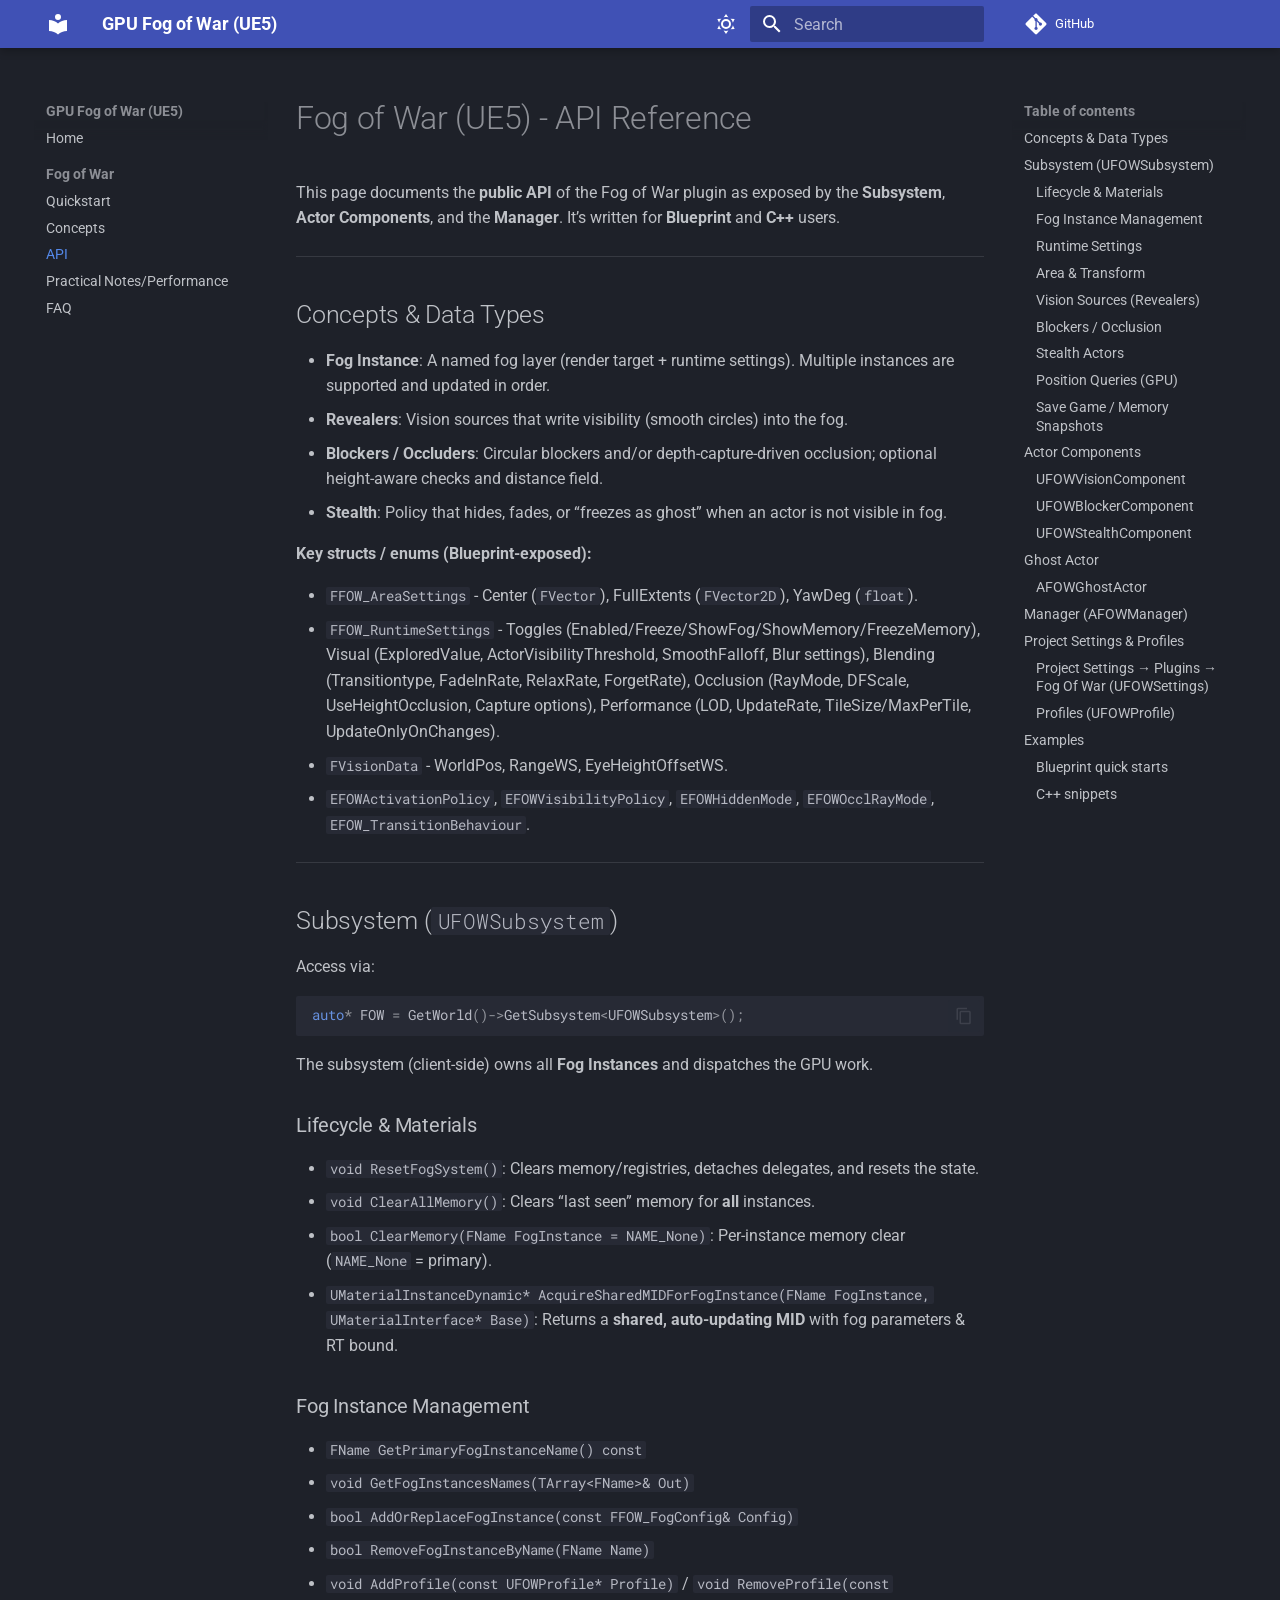
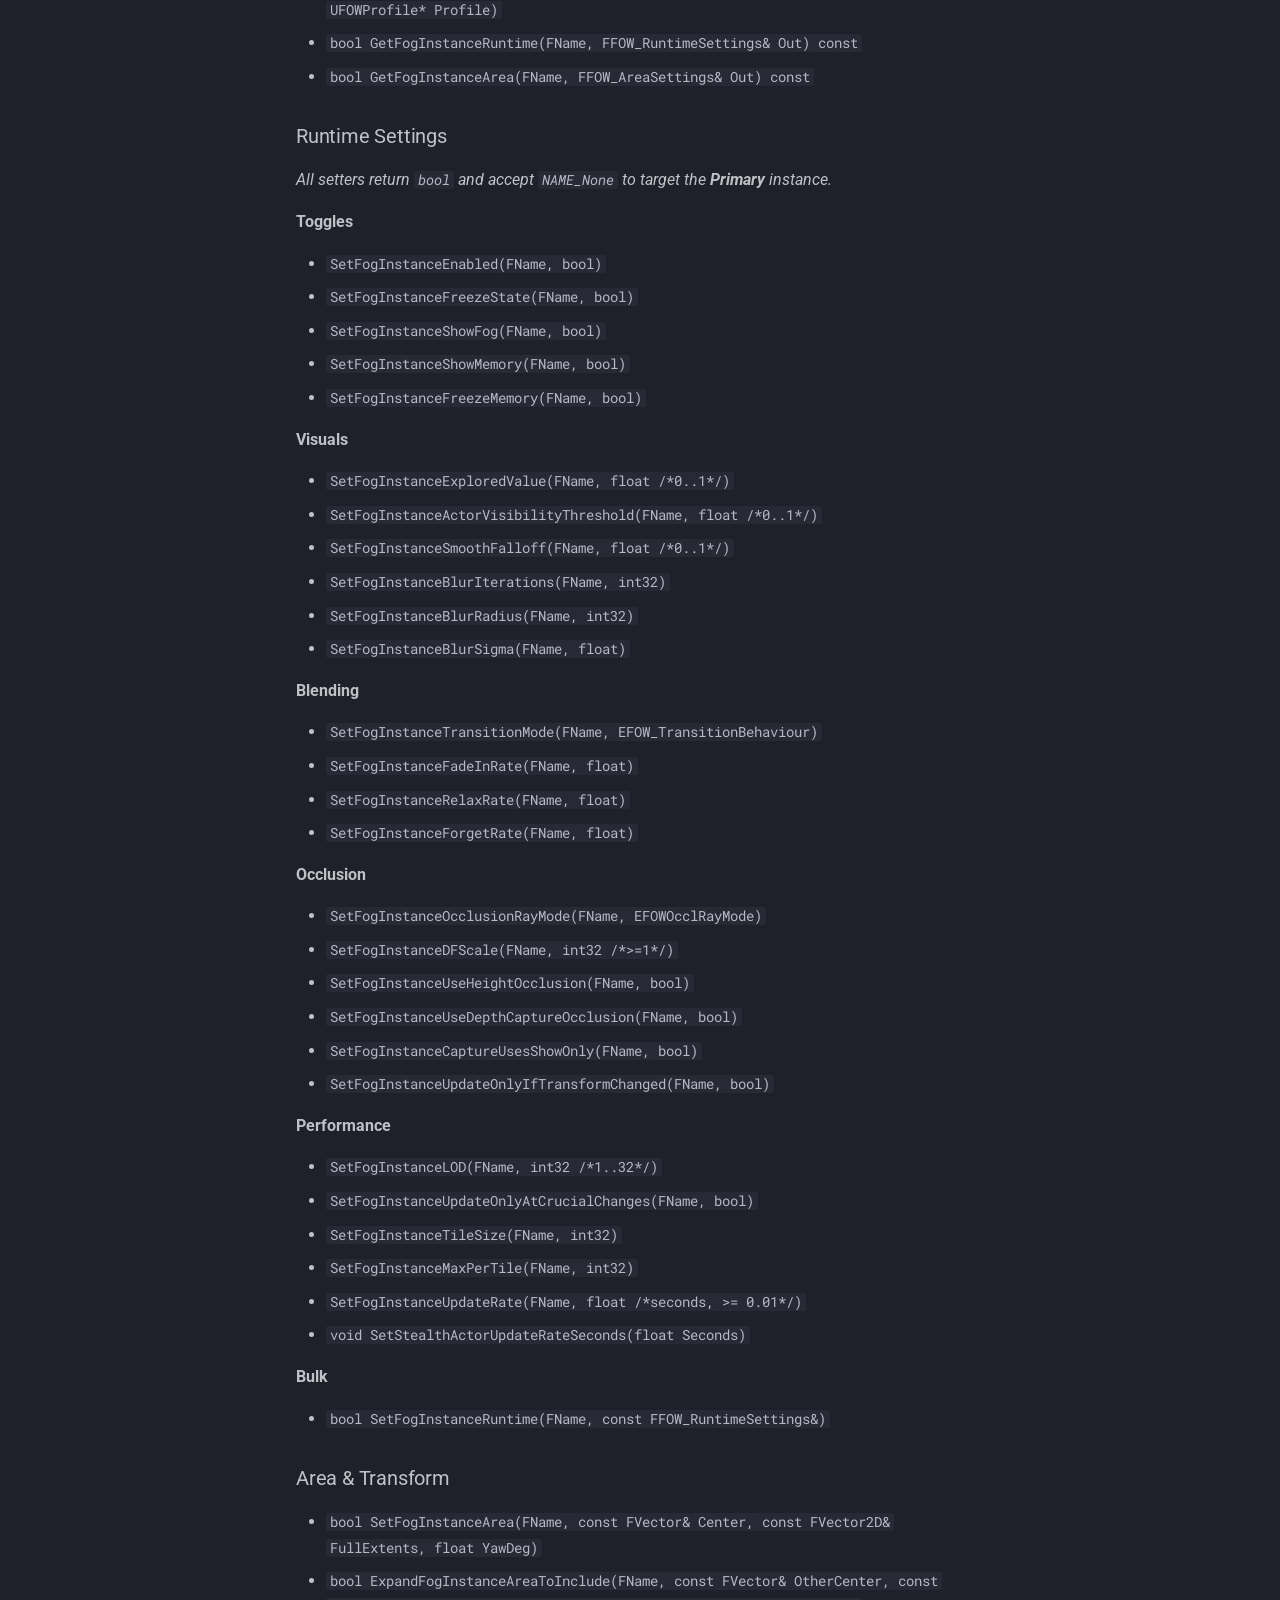
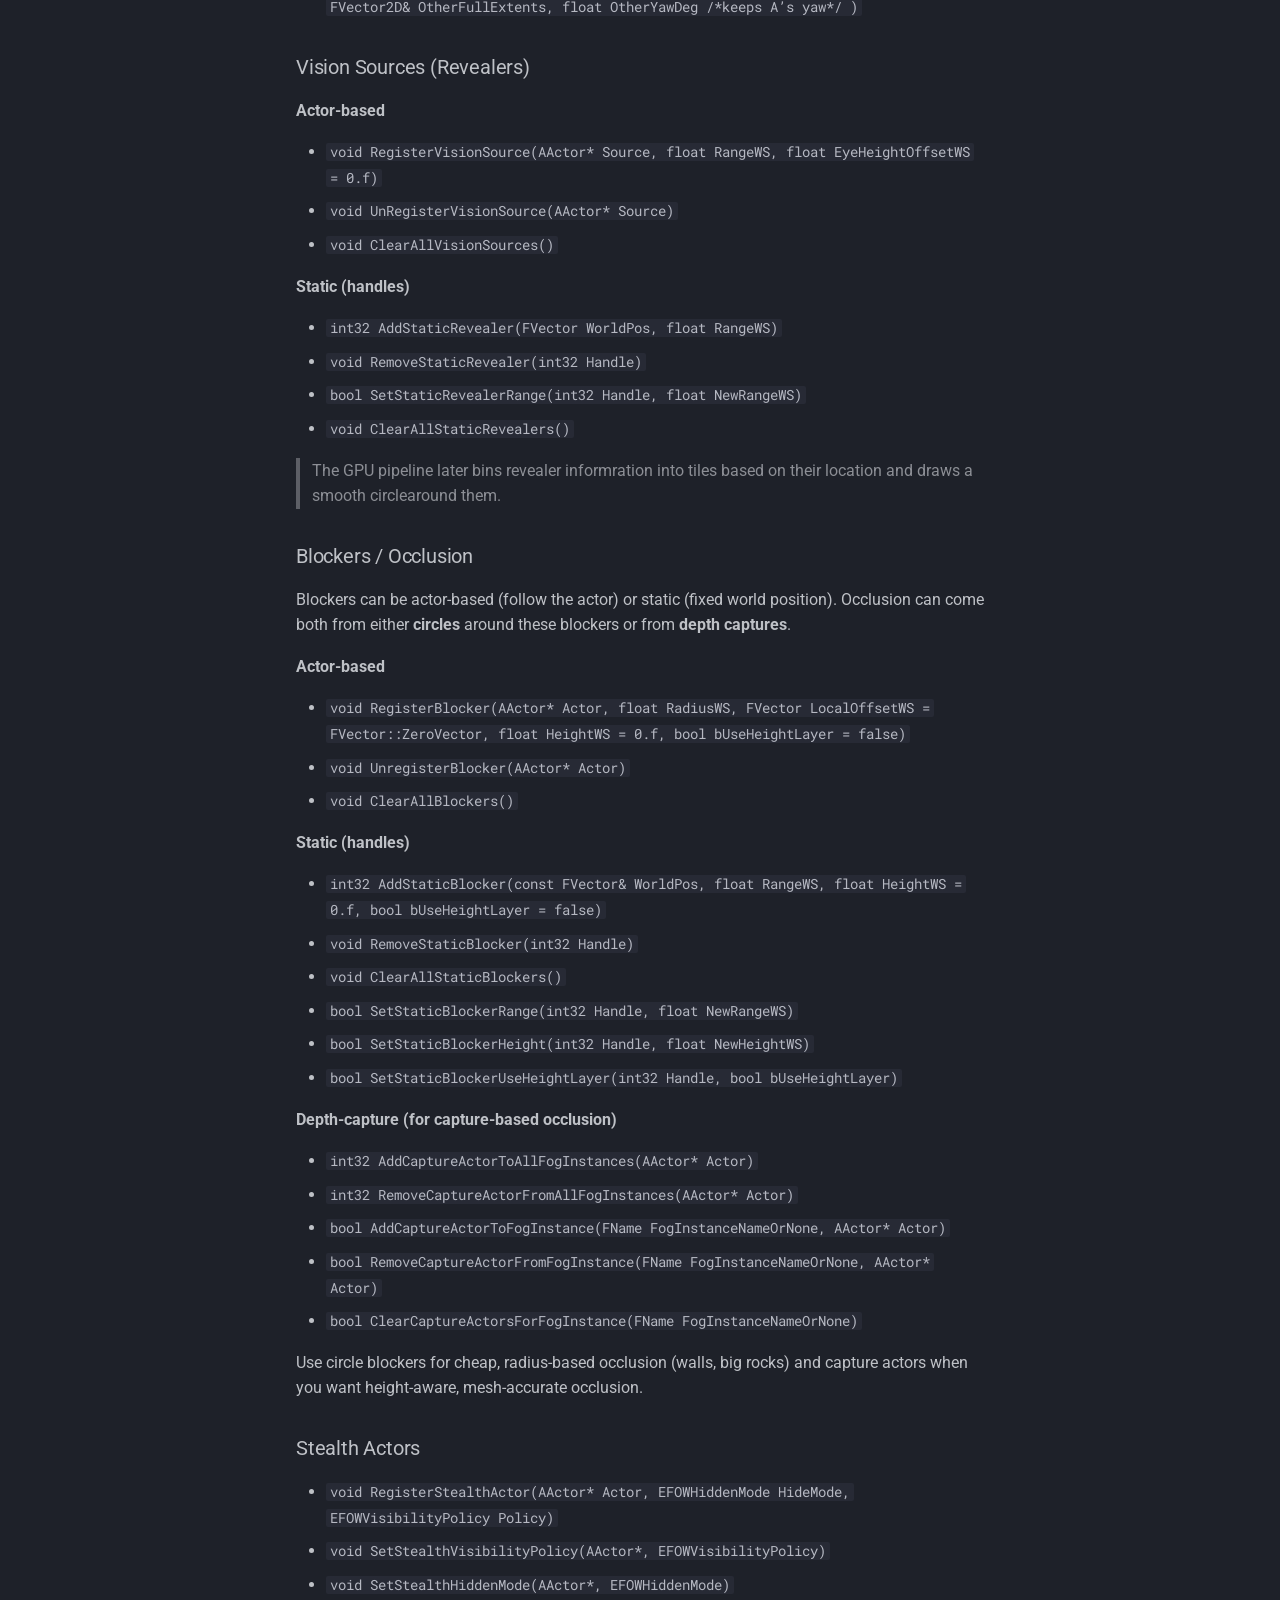
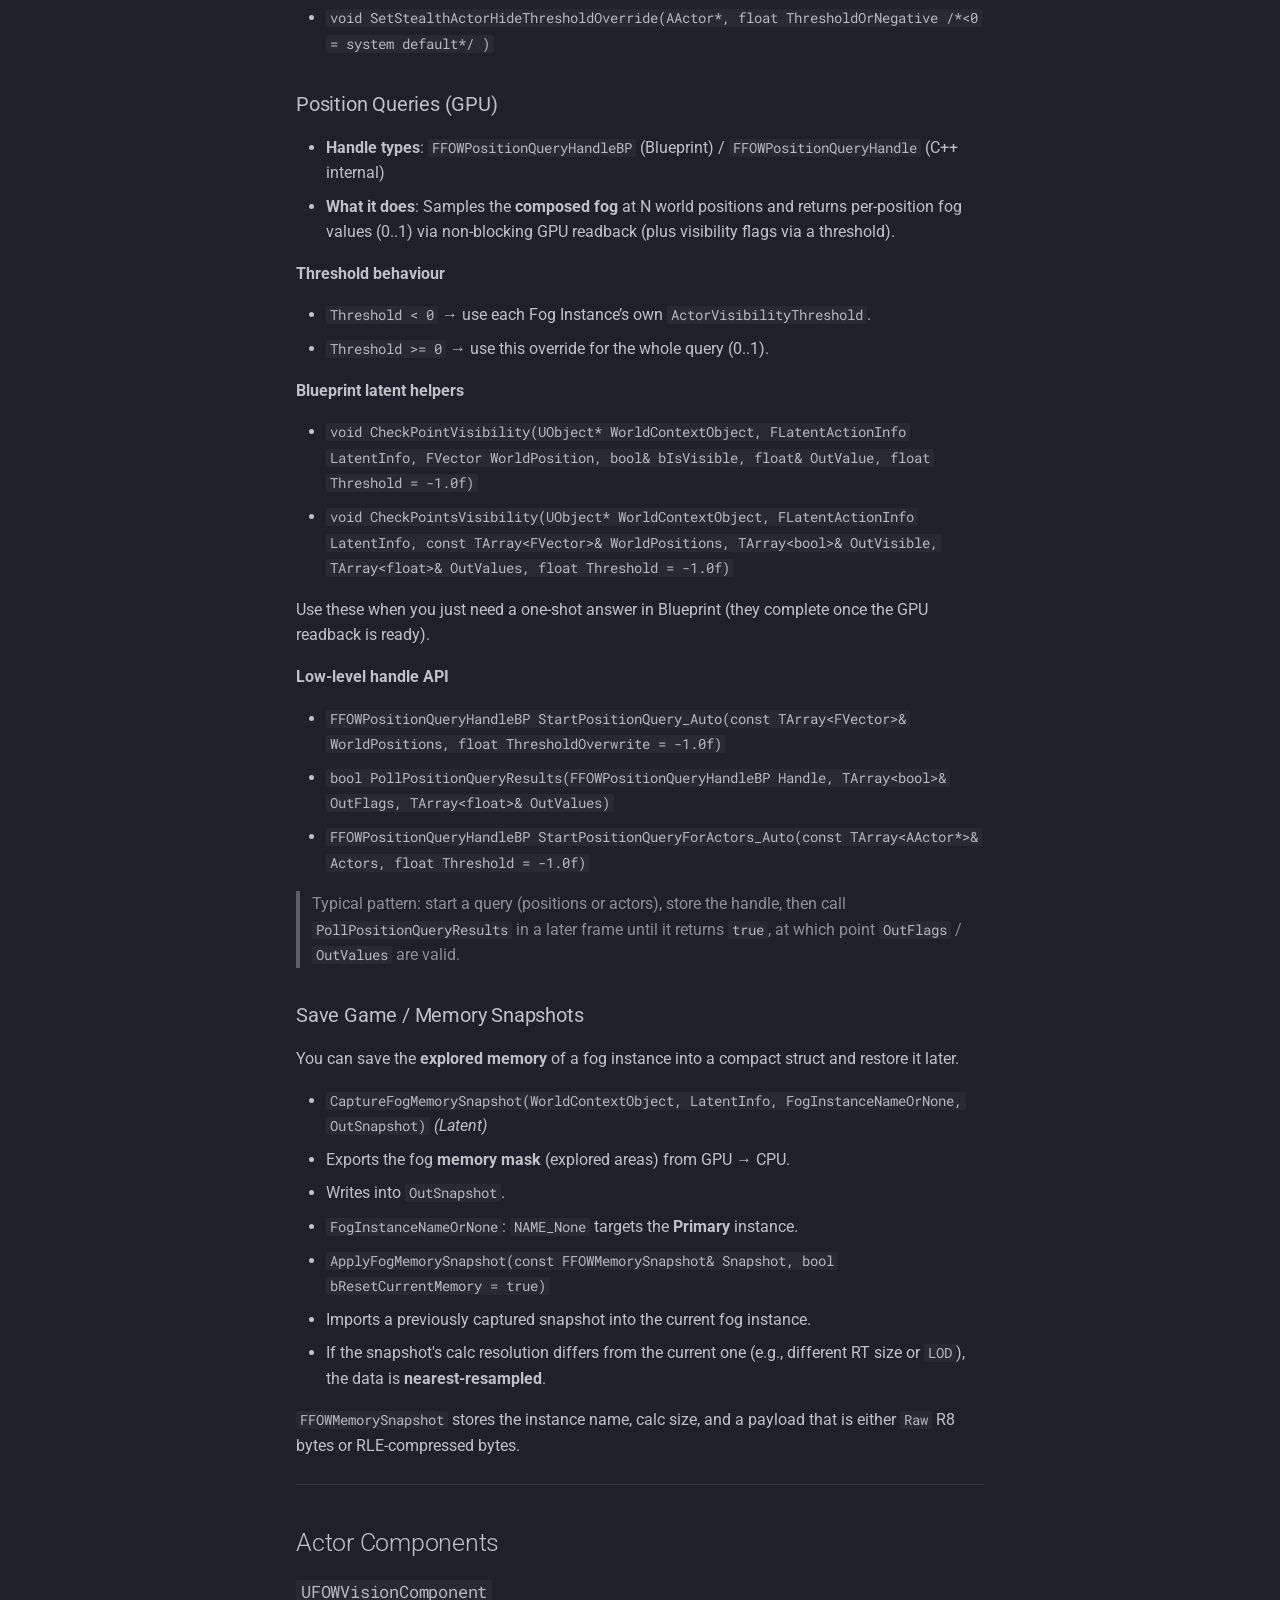
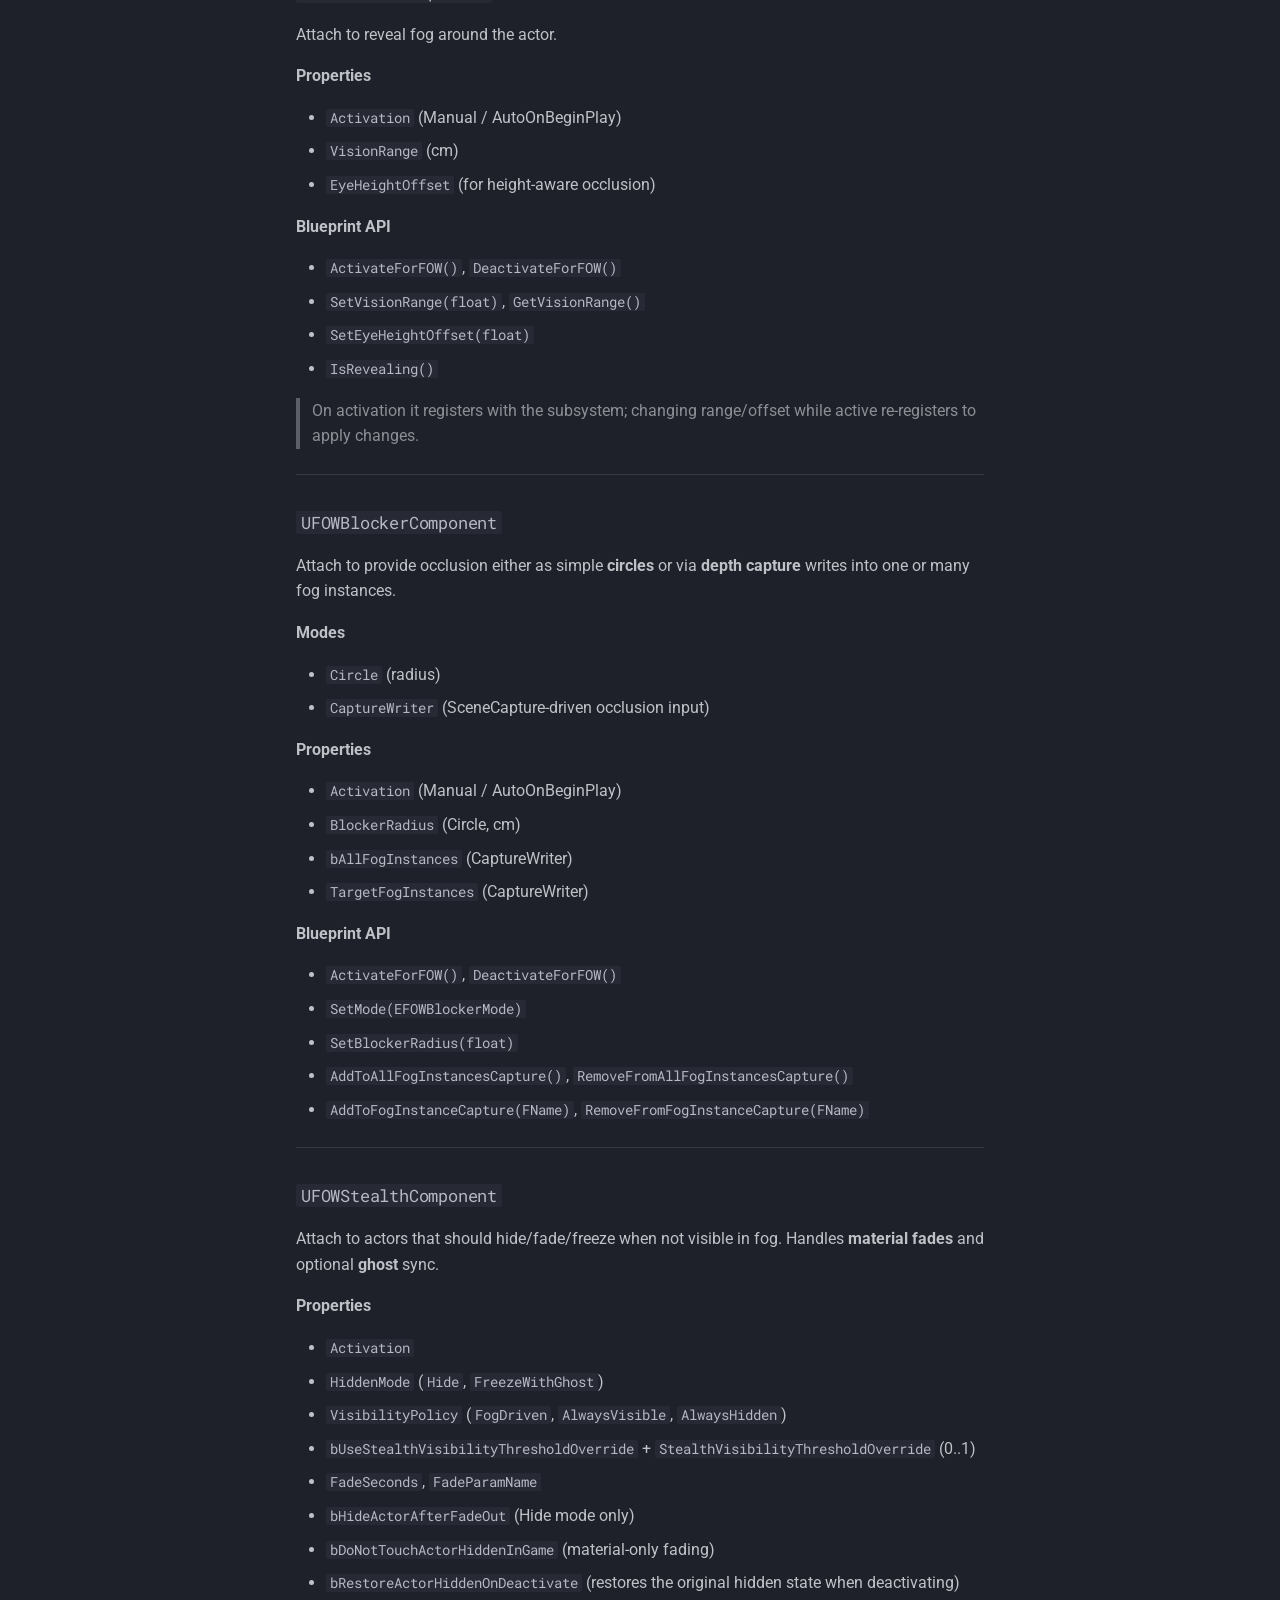
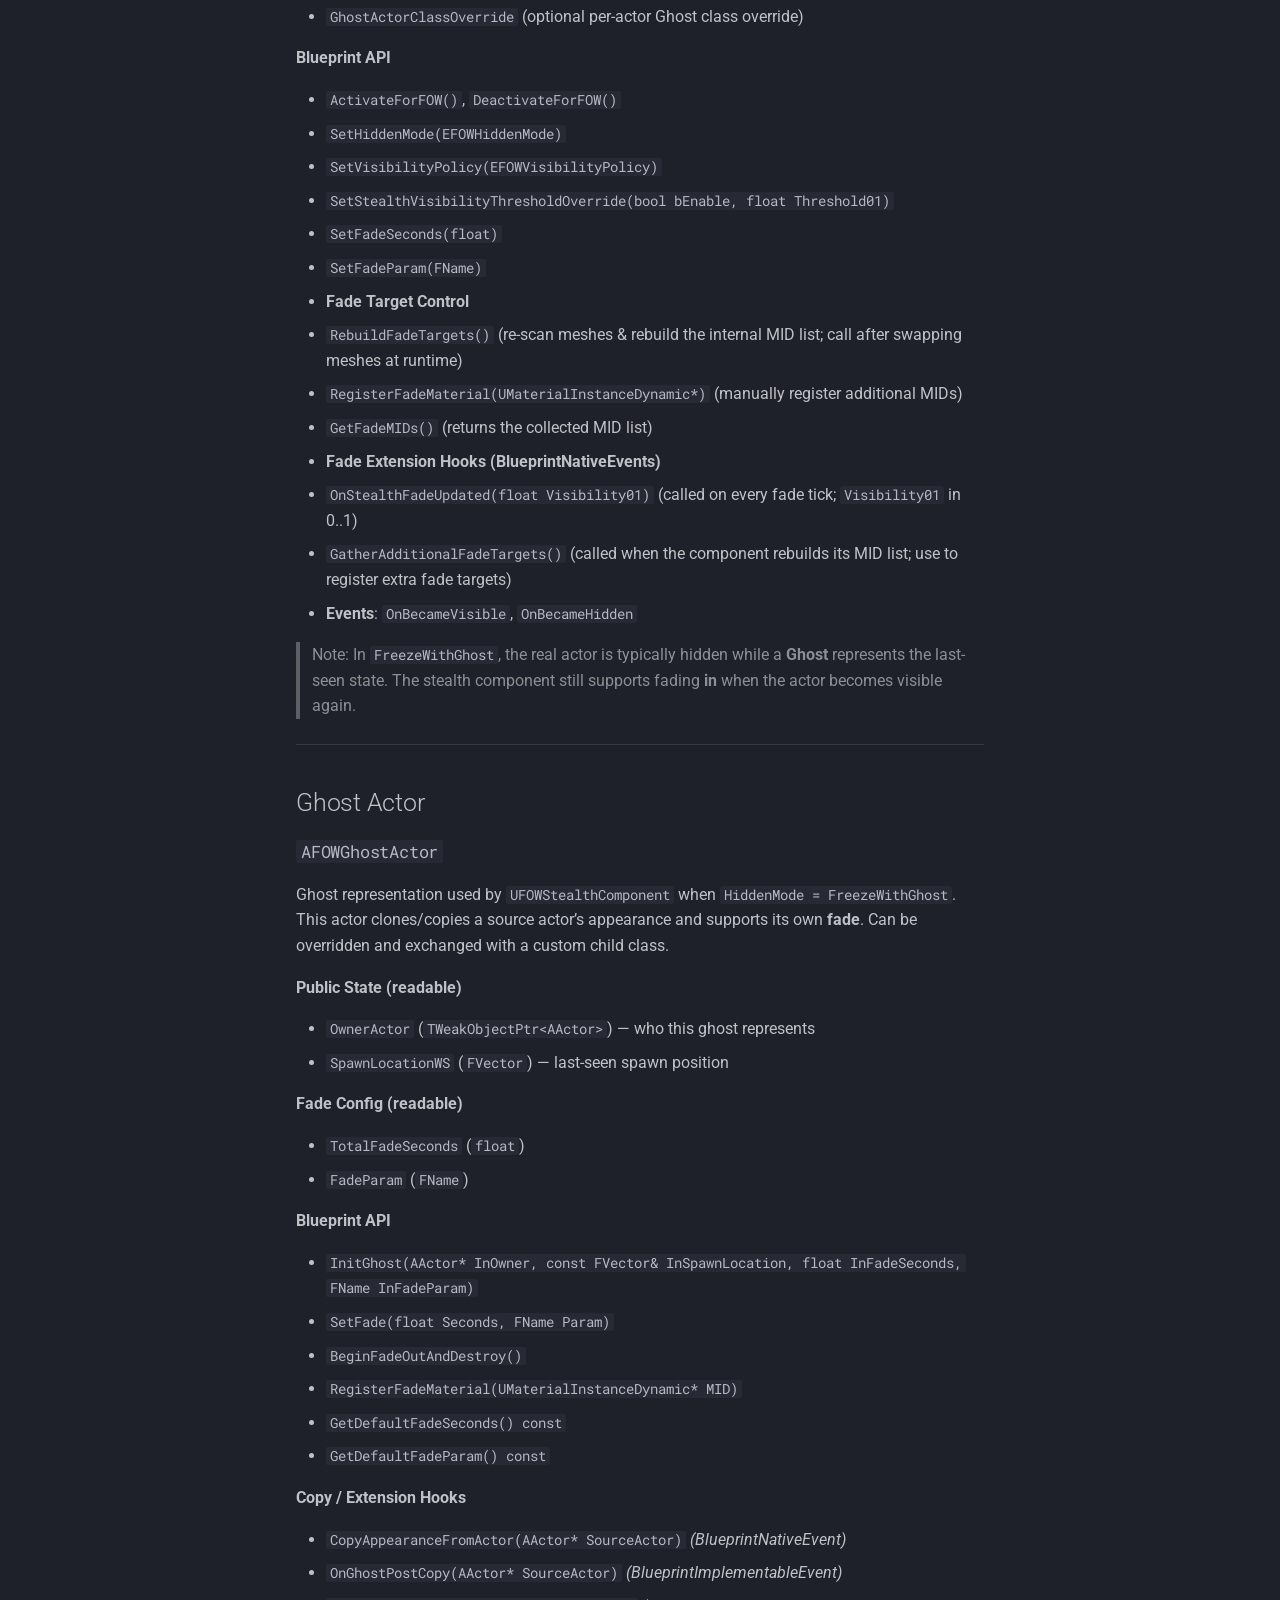
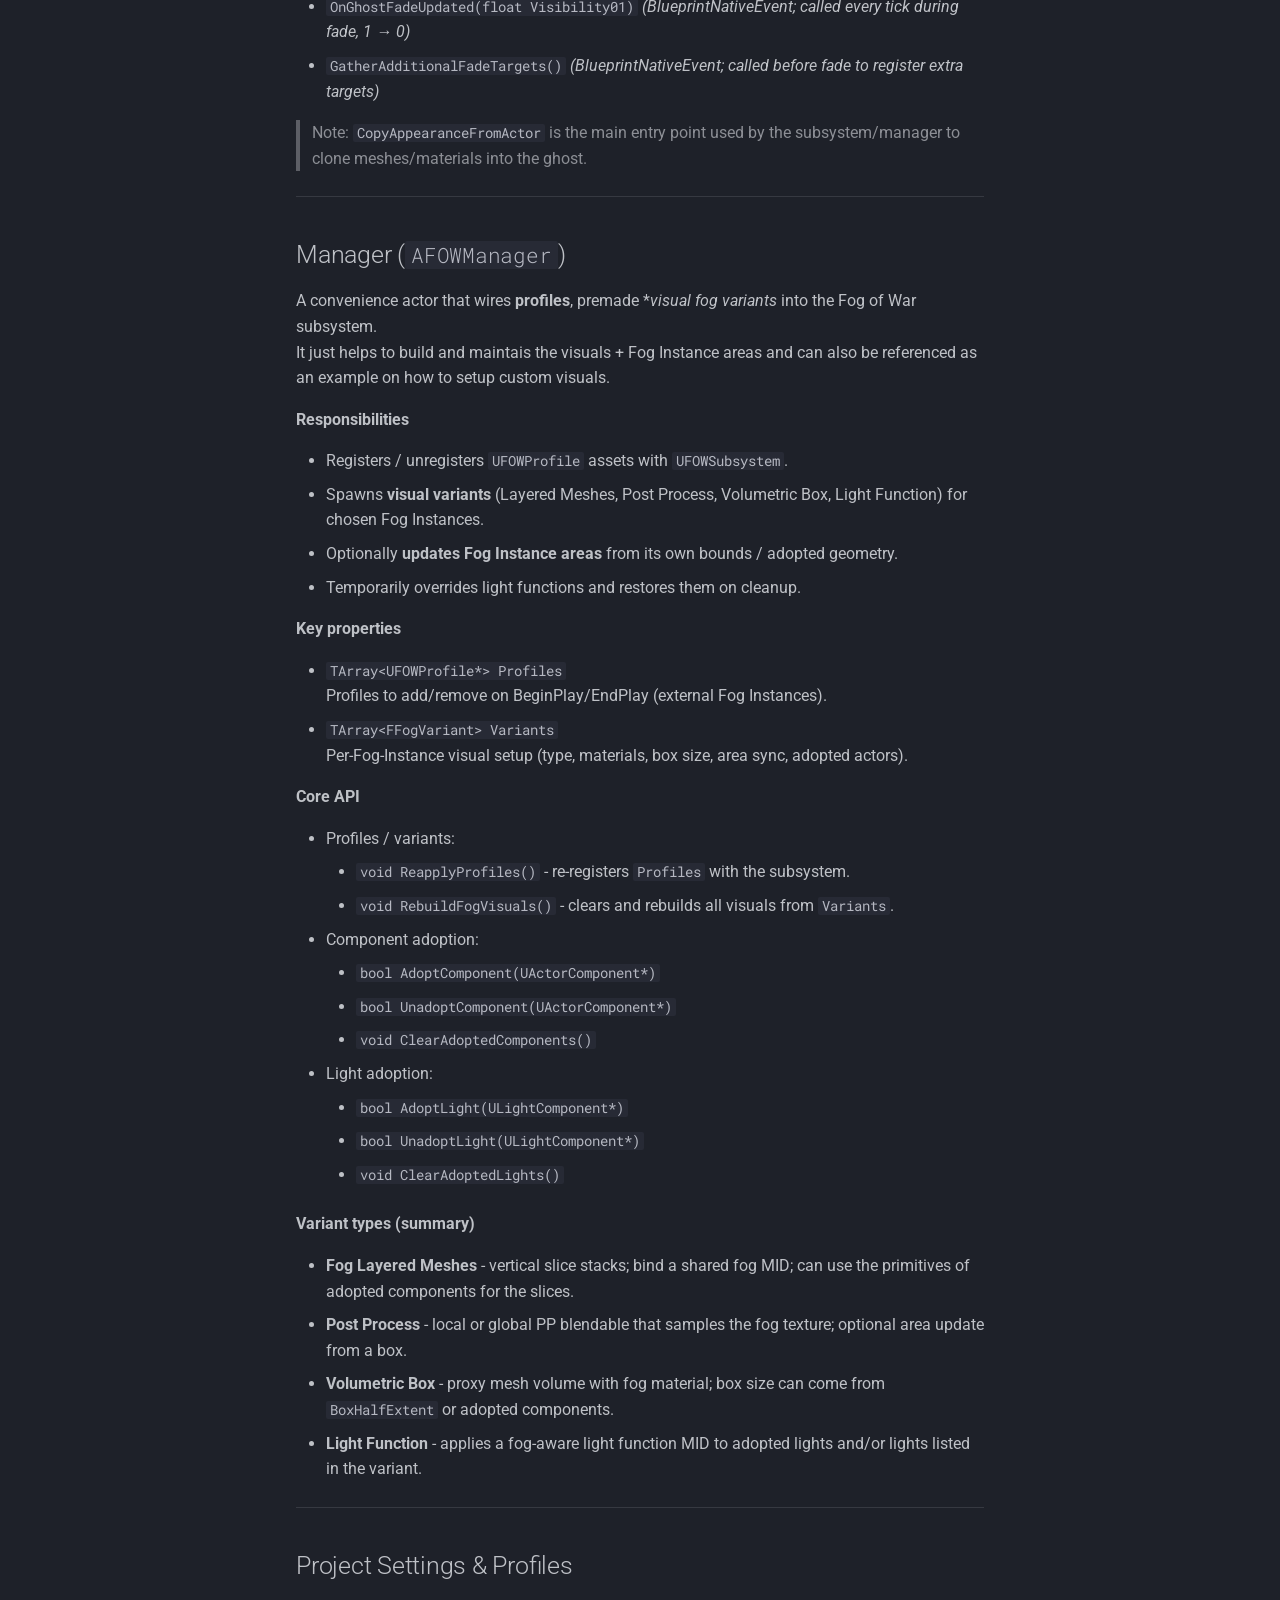
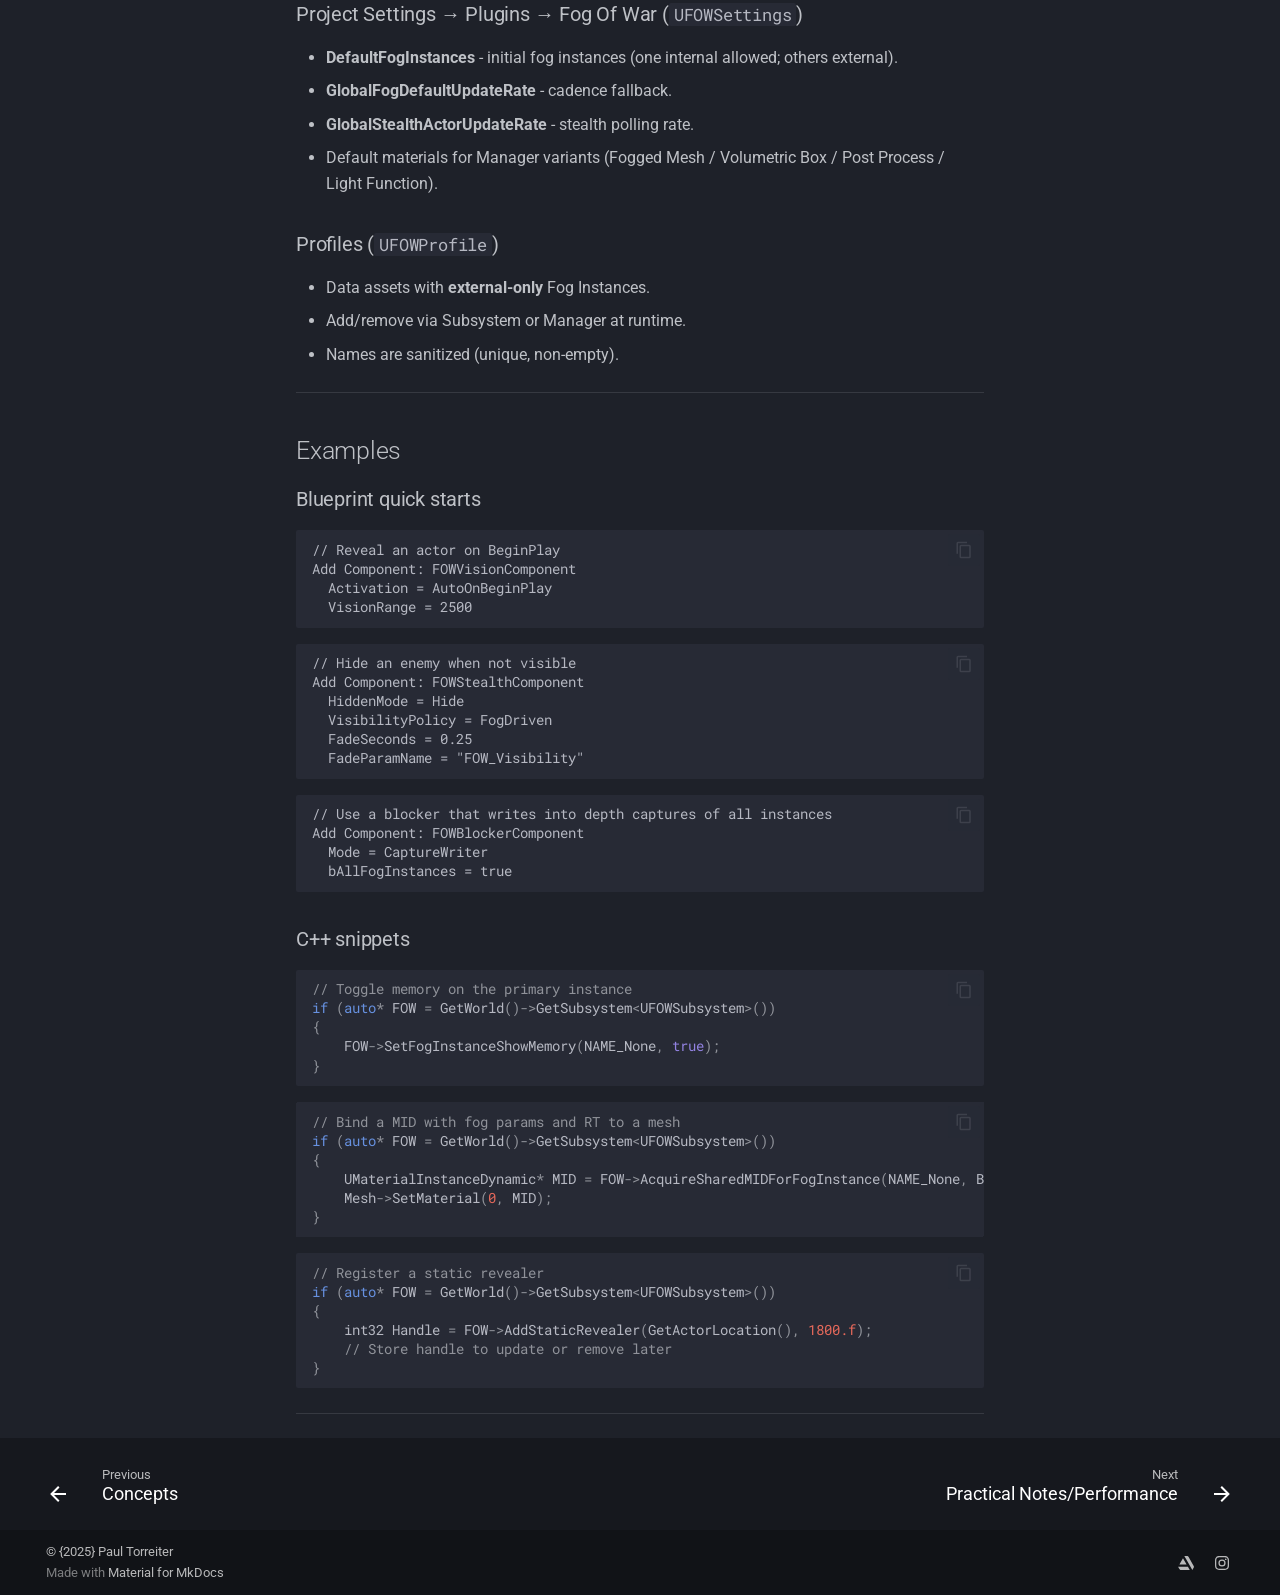
<file: fog-of-war/api/index.html>
<!DOCTYPE html><html lang=en class=no-js><head><meta charset=utf-8><meta name=viewport content="width=device-width,initial-scale=1"><link href=https://sepopel.github.io/fog-of-war/api/ rel=canonical><link href=../concepts/ rel=prev><link href=../performance/ rel=next><link rel=icon href=../../assets/images/favicon.png><meta name=generator content="mkdocs-1.6.1, mkdocs-material-9.7.0"><title>API - GPU Fog of War (UE5)</title><link rel=stylesheet href=../../assets/stylesheets/main.618322db.min.css><link rel=stylesheet href=../../assets/stylesheets/palette.ab4e12ef.min.css><link rel=preconnect href=https://fonts.gstatic.com crossorigin><link rel=stylesheet href="https://fonts.googleapis.com/css?family=Roboto:300,300i,400,400i,700,700i%7CRoboto+Mono:400,400i,700,700i&display=fallback"><style>:root{--md-text-font:"Roboto";--md-code-font:"Roboto Mono"}</style><link rel=stylesheet href=../../styles/badges.css><script>__md_scope=new URL("../..",location),__md_hash=e=>[...e].reduce(((e,_)=>(e<<5)-e+_.charCodeAt(0)),0),__md_get=(e,_=localStorage,t=__md_scope)=>JSON.parse(_.getItem(t.pathname+"."+e)),__md_set=(e,_,t=localStorage,a=__md_scope)=>{try{t.setItem(a.pathname+"."+e,JSON.stringify(_))}catch(e){}}</script><link href=../../assets/stylesheets/glightbox.min.css rel=stylesheet><script src=../../assets/javascripts/glightbox.min.js></script><style id=glightbox-style>
            html.glightbox-open { overflow: initial; height: 100%; }
            .gslide-title { margin-top: 0px; user-select: text; }
            .gslide-desc { color: #666; user-select: text; }
            .gslide-image img { background: white; }
            .gscrollbar-fixer { padding-right: 15px; }
            .gdesc-inner { font-size: 0.75rem; }
            body[data-md-color-scheme="slate"] .gdesc-inner { background: var(--md-default-bg-color); }
            body[data-md-color-scheme="slate"] .gslide-title { color: var(--md-default-fg-color); }
            body[data-md-color-scheme="slate"] .gslide-desc { color: var(--md-default-fg-color); }
        </style></head> <body dir=ltr data-md-color-scheme=slate data-md-color-primary=indigo data-md-color-accent=pink> <input class=md-toggle data-md-toggle=drawer type=checkbox id=__drawer autocomplete=off> <input class=md-toggle data-md-toggle=search type=checkbox id=__search autocomplete=off> <label class=md-overlay for=__drawer></label> <div data-md-component=skip> <a href=#fog-of-war-ue5-api-reference class=md-skip> Skip to content </a> </div> <div data-md-component=announce> </div> <header class="md-header md-header--shadow" data-md-component=header> <nav class="md-header__inner md-grid" aria-label=Header> <a href=../.. title="GPU Fog of War (UE5)" class="md-header__button md-logo" aria-label="GPU Fog of War (UE5)" data-md-component=logo> <svg xmlns=http://www.w3.org/2000/svg viewbox="0 0 24 24"><path d="M12 8a3 3 0 0 0 3-3 3 3 0 0 0-3-3 3 3 0 0 0-3 3 3 3 0 0 0 3 3m0 3.54C9.64 9.35 6.5 8 3 8v11c3.5 0 6.64 1.35 9 3.54 2.36-2.19 5.5-3.54 9-3.54V8c-3.5 0-6.64 1.35-9 3.54"></path></svg> </a> <label class="md-header__button md-icon" for=__drawer> <svg xmlns=http://www.w3.org/2000/svg viewbox="0 0 24 24"><path d="M3 6h18v2H3zm0 5h18v2H3zm0 5h18v2H3z"></path></svg> </label> <div class=md-header__title data-md-component=header-title> <div class=md-header__ellipsis> <div class=md-header__topic> <span class=md-ellipsis> GPU Fog of War (UE5) </span> </div> <div class=md-header__topic data-md-component=header-topic> <span class=md-ellipsis> API </span> </div> </div> </div> <form class=md-header__option data-md-component=palette> <input class=md-option data-md-color-media data-md-color-scheme=slate data-md-color-primary=indigo data-md-color-accent=pink aria-label="Switch to light mode" type=radio name=__palette id=__palette_0> <label class="md-header__button md-icon" title="Switch to light mode" for=__palette_1 hidden> <svg xmlns=http://www.w3.org/2000/svg viewbox="0 0 24 24"><path d="M12 7a5 5 0 0 1 5 5 5 5 0 0 1-5 5 5 5 0 0 1-5-5 5 5 0 0 1 5-5m0 2a3 3 0 0 0-3 3 3 3 0 0 0 3 3 3 3 0 0 0 3-3 3 3 0 0 0-3-3m0-7 2.39 3.42C13.65 5.15 12.84 5 12 5s-1.65.15-2.39.42zM3.34 7l4.16-.35A7.2 7.2 0 0 0 5.94 8.5c-.44.74-.69 1.5-.83 2.29zm.02 10 1.76-3.77a7.131 7.131 0 0 0 2.38 4.14zM20.65 7l-1.77 3.79a7.02 7.02 0 0 0-2.38-4.15zm-.01 10-4.14.36c.59-.51 1.12-1.14 1.54-1.86.42-.73.69-1.5.83-2.29zM12 22l-2.41-3.44c.74.27 1.55.44 2.41.44.82 0 1.63-.17 2.37-.44z"></path></svg> </label> <input class=md-option data-md-color-media data-md-color-scheme=default data-md-color-primary=indigo data-md-color-accent=pink aria-label="Switch to dark mode" type=radio name=__palette id=__palette_1> <label class="md-header__button md-icon" title="Switch to dark mode" for=__palette_0 hidden> <svg xmlns=http://www.w3.org/2000/svg viewbox="0 0 24 24"><path d="m17.75 4.09-2.53 1.94.91 3.06-2.63-1.81-2.63 1.81.91-3.06-2.53-1.94L12.44 4l1.06-3 1.06 3zm3.5 6.91-1.64 1.25.59 1.98-1.7-1.17-1.7 1.17.59-1.98L15.75 11l2.06-.05L18.5 9l.69 1.95zm-2.28 4.95c.83-.08 1.72 1.1 1.19 1.85-.32.45-.66.87-1.08 1.27C15.17 23 8.84 23 4.94 19.07c-3.91-3.9-3.91-10.24 0-14.14.4-.4.82-.76 1.27-1.08.75-.53 1.93.36 1.85 1.19-.27 2.86.69 5.83 2.89 8.02a9.96 9.96 0 0 0 8.02 2.89m-1.64 2.02a12.08 12.08 0 0 1-7.8-3.47c-2.17-2.19-3.33-5-3.49-7.82-2.81 3.14-2.7 7.96.31 10.98 3.02 3.01 7.84 3.12 10.98.31"></path></svg> </label> </form> <script>var palette=__md_get("__palette");if(palette&&palette.color){if("(prefers-color-scheme)"===palette.color.media){var media=matchMedia("(prefers-color-scheme: light)"),input=document.querySelector(media.matches?"[data-md-color-media='(prefers-color-scheme: light)']":"[data-md-color-media='(prefers-color-scheme: dark)']");palette.color.media=input.getAttribute("data-md-color-media"),palette.color.scheme=input.getAttribute("data-md-color-scheme"),palette.color.primary=input.getAttribute("data-md-color-primary"),palette.color.accent=input.getAttribute("data-md-color-accent")}for(var[key,value]of Object.entries(palette.color))document.body.setAttribute("data-md-color-"+key,value)}</script> <label class="md-header__button md-icon" for=__search> <svg xmlns=http://www.w3.org/2000/svg viewbox="0 0 24 24"><path d="M9.5 3A6.5 6.5 0 0 1 16 9.5c0 1.61-.59 3.09-1.56 4.23l.27.27h.79l5 5-1.5 1.5-5-5v-.79l-.27-.27A6.52 6.52 0 0 1 9.5 16 6.5 6.5 0 0 1 3 9.5 6.5 6.5 0 0 1 9.5 3m0 2C7 5 5 7 5 9.5S7 14 9.5 14 14 12 14 9.5 12 5 9.5 5"></path></svg> </label> <div class=md-search data-md-component=search role=dialog> <label class=md-search__overlay for=__search></label> <div class=md-search__inner role=search> <form class=md-search__form name=search> <input type=text class=md-search__input name=query aria-label=Search placeholder=Search autocapitalize=off autocorrect=off autocomplete=off spellcheck=false data-md-component=search-query required> <label class="md-search__icon md-icon" for=__search> <svg xmlns=http://www.w3.org/2000/svg viewbox="0 0 24 24"><path d="M9.5 3A6.5 6.5 0 0 1 16 9.5c0 1.61-.59 3.09-1.56 4.23l.27.27h.79l5 5-1.5 1.5-5-5v-.79l-.27-.27A6.52 6.52 0 0 1 9.5 16 6.5 6.5 0 0 1 3 9.5 6.5 6.5 0 0 1 9.5 3m0 2C7 5 5 7 5 9.5S7 14 9.5 14 14 12 14 9.5 12 5 9.5 5"></path></svg> <svg xmlns=http://www.w3.org/2000/svg viewbox="0 0 24 24"><path d="M20 11v2H8l5.5 5.5-1.42 1.42L4.16 12l7.92-7.92L13.5 5.5 8 11z"></path></svg> </label> <nav class=md-search__options aria-label=Search> <button type=reset class="md-search__icon md-icon" title=Clear aria-label=Clear tabindex=-1> <svg xmlns=http://www.w3.org/2000/svg viewbox="0 0 24 24"><path d="M19 6.41 17.59 5 12 10.59 6.41 5 5 6.41 10.59 12 5 17.59 6.41 19 12 13.41 17.59 19 19 17.59 13.41 12z"></path></svg> </button> </nav> <div class=md-search__suggest data-md-component=search-suggest></div> </form> <div class=md-search__output> <div class=md-search__scrollwrap tabindex=0 data-md-scrollfix> <div class=md-search-result data-md-component=search-result> <div class=md-search-result__meta> Initializing search </div> <ol class=md-search-result__list role=presentation></ol> </div> </div> </div> </div> </div> <div class=md-header__source> <a href=https://github.com/sePopel/sePopel.github.io title="Go to repository" class=md-source data-md-component=source> <div class="md-source__icon md-icon"> <svg xmlns=http://www.w3.org/2000/svg viewbox="0 0 448 512"><!-- Font Awesome Free 7.1.0 by @fontawesome - https://fontawesome.com License - https://fontawesome.com/license/free (Icons: CC BY 4.0, Fonts: SIL OFL 1.1, Code: MIT License) Copyright 2025 Fonticons, Inc.--><path d="M439.6 236.1 244 40.5c-5.4-5.5-12.8-8.5-20.4-8.5s-15 3-20.4 8.4L162.5 81l51.5 51.5c27.1-9.1 52.7 16.8 43.4 43.7l49.7 49.7c34.2-11.8 61.2 31 35.5 56.7-26.5 26.5-70.2-2.9-56-37.3L240.3 199v121.9c25.3 12.5 22.3 41.8 9.1 55-6.4 6.4-15.2 10.1-24.3 10.1s-17.8-3.6-24.3-10.1c-17.6-17.6-11.1-46.9 11.2-56v-123c-20.8-8.5-24.6-30.7-18.6-45L142.6 101 8.5 235.1C3 240.6 0 247.9 0 255.5s3 15 8.5 20.4l195.6 195.7c5.4 5.4 12.7 8.4 20.4 8.4s15-3 20.4-8.4l194.7-194.7c5.4-5.4 8.4-12.8 8.4-20.4s-3-15-8.4-20.4"></path></svg> </div> <div class=md-source__repository> GitHub </div> </a> </div> </nav> </header> <div class=md-container data-md-component=container> <main class=md-main data-md-component=main> <div class="md-main__inner md-grid"> <div class="md-sidebar md-sidebar--primary" data-md-component=sidebar data-md-type=navigation> <div class=md-sidebar__scrollwrap> <div class=md-sidebar__inner> <nav class="md-nav md-nav--primary" aria-label=Navigation data-md-level=0> <label class=md-nav__title for=__drawer> <a href=../.. title="GPU Fog of War (UE5)" class="md-nav__button md-logo" aria-label="GPU Fog of War (UE5)" data-md-component=logo> <svg xmlns=http://www.w3.org/2000/svg viewbox="0 0 24 24"><path d="M12 8a3 3 0 0 0 3-3 3 3 0 0 0-3-3 3 3 0 0 0-3 3 3 3 0 0 0 3 3m0 3.54C9.64 9.35 6.5 8 3 8v11c3.5 0 6.64 1.35 9 3.54 2.36-2.19 5.5-3.54 9-3.54V8c-3.5 0-6.64 1.35-9 3.54"></path></svg> </a> GPU Fog of War (UE5) </label> <div class=md-nav__source> <a href=https://github.com/sePopel/sePopel.github.io title="Go to repository" class=md-source data-md-component=source> <div class="md-source__icon md-icon"> <svg xmlns=http://www.w3.org/2000/svg viewbox="0 0 448 512"><!-- Font Awesome Free 7.1.0 by @fontawesome - https://fontawesome.com License - https://fontawesome.com/license/free (Icons: CC BY 4.0, Fonts: SIL OFL 1.1, Code: MIT License) Copyright 2025 Fonticons, Inc.--><path d="M439.6 236.1 244 40.5c-5.4-5.5-12.8-8.5-20.4-8.5s-15 3-20.4 8.4L162.5 81l51.5 51.5c27.1-9.1 52.7 16.8 43.4 43.7l49.7 49.7c34.2-11.8 61.2 31 35.5 56.7-26.5 26.5-70.2-2.9-56-37.3L240.3 199v121.9c25.3 12.5 22.3 41.8 9.1 55-6.4 6.4-15.2 10.1-24.3 10.1s-17.8-3.6-24.3-10.1c-17.6-17.6-11.1-46.9 11.2-56v-123c-20.8-8.5-24.6-30.7-18.6-45L142.6 101 8.5 235.1C3 240.6 0 247.9 0 255.5s3 15 8.5 20.4l195.6 195.7c5.4 5.4 12.7 8.4 20.4 8.4s15-3 20.4-8.4l194.7-194.7c5.4-5.4 8.4-12.8 8.4-20.4s-3-15-8.4-20.4"></path></svg> </div> <div class=md-source__repository> GitHub </div> </a> </div> <ul class=md-nav__list data-md-scrollfix> <li class=md-nav__item> <a href=../.. class=md-nav__link> <span class=md-ellipsis> Home </span> </a> </li> <li class="md-nav__item md-nav__item--active md-nav__item--section md-nav__item--nested"> <input class="md-nav__toggle md-toggle " type=checkbox id=__nav_2 checked> <label class=md-nav__link for=__nav_2 id=__nav_2_label tabindex> <span class=md-ellipsis> Fog of War </span> <span class="md-nav__icon md-icon"></span> </label> <nav class=md-nav data-md-level=1 aria-labelledby=__nav_2_label aria-expanded=true> <label class=md-nav__title for=__nav_2> <span class="md-nav__icon md-icon"></span> Fog of War </label> <ul class=md-nav__list data-md-scrollfix> <li class=md-nav__item> <a href=../quickstart/ class=md-nav__link> <span class=md-ellipsis> Quickstart </span> </a> </li> <li class=md-nav__item> <a href=../concepts/ class=md-nav__link> <span class=md-ellipsis> Concepts </span> </a> </li> <li class="md-nav__item md-nav__item--active"> <input class="md-nav__toggle md-toggle" type=checkbox id=__toc> <label class="md-nav__link md-nav__link--active" for=__toc> <span class=md-ellipsis> API </span> <span class="md-nav__icon md-icon"></span> </label> <a href=./ class="md-nav__link md-nav__link--active"> <span class=md-ellipsis> API </span> </a> <nav class="md-nav md-nav--secondary" aria-label="Table of contents"> <label class=md-nav__title for=__toc> <span class="md-nav__icon md-icon"></span> Table of contents </label> <ul class=md-nav__list data-md-component=toc data-md-scrollfix> <li class=md-nav__item> <a href=#concepts-data-types class=md-nav__link> <span class=md-ellipsis> Concepts &amp; Data Types </span> </a> </li> <li class=md-nav__item> <a href=#subsystem-ufowsubsystem class=md-nav__link> <span class=md-ellipsis> Subsystem (UFOWSubsystem) </span> </a> <nav class=md-nav aria-label="Subsystem (UFOWSubsystem)"> <ul class=md-nav__list> <li class=md-nav__item> <a href=#lifecycle-materials class=md-nav__link> <span class=md-ellipsis> Lifecycle &amp; Materials </span> </a> </li> <li class=md-nav__item> <a href=#fog-instance-management class=md-nav__link> <span class=md-ellipsis> Fog Instance Management </span> </a> </li> <li class=md-nav__item> <a href=#runtime-settings class=md-nav__link> <span class=md-ellipsis> Runtime Settings </span> </a> </li> <li class=md-nav__item> <a href=#area-transform class=md-nav__link> <span class=md-ellipsis> Area &amp; Transform </span> </a> </li> <li class=md-nav__item> <a href=#vision-sources-revealers class=md-nav__link> <span class=md-ellipsis> Vision Sources (Revealers) </span> </a> </li> <li class=md-nav__item> <a href=#blockers-occlusion class=md-nav__link> <span class=md-ellipsis> Blockers / Occlusion </span> </a> </li> <li class=md-nav__item> <a href=#stealth-actors class=md-nav__link> <span class=md-ellipsis> Stealth Actors </span> </a> </li> <li class=md-nav__item> <a href=#position-queries-gpu class=md-nav__link> <span class=md-ellipsis> Position Queries (GPU) </span> </a> </li> <li class=md-nav__item> <a href=#save-game-memory-snapshots class=md-nav__link> <span class=md-ellipsis> Save Game / Memory Snapshots </span> </a> </li> </ul> </nav> </li> <li class=md-nav__item> <a href=#actor-components class=md-nav__link> <span class=md-ellipsis> Actor Components </span> </a> <nav class=md-nav aria-label="Actor Components"> <ul class=md-nav__list> <li class=md-nav__item> <a href=#ufowvisioncomponent class=md-nav__link> <span class=md-ellipsis> UFOWVisionComponent </span> </a> </li> <li class=md-nav__item> <a href=#ufowblockercomponent class=md-nav__link> <span class=md-ellipsis> UFOWBlockerComponent </span> </a> </li> <li class=md-nav__item> <a href=#ufowstealthcomponent class=md-nav__link> <span class=md-ellipsis> UFOWStealthComponent </span> </a> </li> </ul> </nav> </li> <li class=md-nav__item> <a href=#ghost-actor class=md-nav__link> <span class=md-ellipsis> Ghost Actor </span> </a> <nav class=md-nav aria-label="Ghost Actor"> <ul class=md-nav__list> <li class=md-nav__item> <a href=#afowghostactor class=md-nav__link> <span class=md-ellipsis> AFOWGhostActor </span> </a> </li> </ul> </nav> </li> <li class=md-nav__item> <a href=#manager-afowmanager class=md-nav__link> <span class=md-ellipsis> Manager (AFOWManager) </span> </a> </li> <li class=md-nav__item> <a href=#project-settings-profiles class=md-nav__link> <span class=md-ellipsis> Project Settings &amp; Profiles </span> </a> <nav class=md-nav aria-label="Project Settings & Profiles"> <ul class=md-nav__list> <li class=md-nav__item> <a href=#project-settings-plugins-fog-of-war-ufowsettings class=md-nav__link> <span class=md-ellipsis> Project Settings → Plugins → Fog Of War (UFOWSettings) </span> </a> </li> <li class=md-nav__item> <a href=#profiles-ufowprofile class=md-nav__link> <span class=md-ellipsis> Profiles (UFOWProfile) </span> </a> </li> </ul> </nav> </li> <li class=md-nav__item> <a href=#examples class=md-nav__link> <span class=md-ellipsis> Examples </span> </a> <nav class=md-nav aria-label=Examples> <ul class=md-nav__list> <li class=md-nav__item> <a href=#blueprint-quick-starts class=md-nav__link> <span class=md-ellipsis> Blueprint quick starts </span> </a> </li> <li class=md-nav__item> <a href=#c-snippets class=md-nav__link> <span class=md-ellipsis> C++ snippets </span> </a> </li> </ul> </nav> </li> </ul> </nav> </li> <li class=md-nav__item> <a href=../performance/ class=md-nav__link> <span class=md-ellipsis> Practical Notes/Performance </span> </a> </li> <li class=md-nav__item> <a href=../faq/ class=md-nav__link> <span class=md-ellipsis> FAQ </span> </a> </li> </ul> </nav> </li> </ul> </nav> </div> </div> </div> <div class="md-sidebar md-sidebar--secondary" data-md-component=sidebar data-md-type=toc> <div class=md-sidebar__scrollwrap> <div class=md-sidebar__inner> <nav class="md-nav md-nav--secondary" aria-label="Table of contents"> <label class=md-nav__title for=__toc> <span class="md-nav__icon md-icon"></span> Table of contents </label> <ul class=md-nav__list data-md-component=toc data-md-scrollfix> <li class=md-nav__item> <a href=#concepts-data-types class=md-nav__link> <span class=md-ellipsis> Concepts &amp; Data Types </span> </a> </li> <li class=md-nav__item> <a href=#subsystem-ufowsubsystem class=md-nav__link> <span class=md-ellipsis> Subsystem (UFOWSubsystem) </span> </a> <nav class=md-nav aria-label="Subsystem (UFOWSubsystem)"> <ul class=md-nav__list> <li class=md-nav__item> <a href=#lifecycle-materials class=md-nav__link> <span class=md-ellipsis> Lifecycle &amp; Materials </span> </a> </li> <li class=md-nav__item> <a href=#fog-instance-management class=md-nav__link> <span class=md-ellipsis> Fog Instance Management </span> </a> </li> <li class=md-nav__item> <a href=#runtime-settings class=md-nav__link> <span class=md-ellipsis> Runtime Settings </span> </a> </li> <li class=md-nav__item> <a href=#area-transform class=md-nav__link> <span class=md-ellipsis> Area &amp; Transform </span> </a> </li> <li class=md-nav__item> <a href=#vision-sources-revealers class=md-nav__link> <span class=md-ellipsis> Vision Sources (Revealers) </span> </a> </li> <li class=md-nav__item> <a href=#blockers-occlusion class=md-nav__link> <span class=md-ellipsis> Blockers / Occlusion </span> </a> </li> <li class=md-nav__item> <a href=#stealth-actors class=md-nav__link> <span class=md-ellipsis> Stealth Actors </span> </a> </li> <li class=md-nav__item> <a href=#position-queries-gpu class=md-nav__link> <span class=md-ellipsis> Position Queries (GPU) </span> </a> </li> <li class=md-nav__item> <a href=#save-game-memory-snapshots class=md-nav__link> <span class=md-ellipsis> Save Game / Memory Snapshots </span> </a> </li> </ul> </nav> </li> <li class=md-nav__item> <a href=#actor-components class=md-nav__link> <span class=md-ellipsis> Actor Components </span> </a> <nav class=md-nav aria-label="Actor Components"> <ul class=md-nav__list> <li class=md-nav__item> <a href=#ufowvisioncomponent class=md-nav__link> <span class=md-ellipsis> UFOWVisionComponent </span> </a> </li> <li class=md-nav__item> <a href=#ufowblockercomponent class=md-nav__link> <span class=md-ellipsis> UFOWBlockerComponent </span> </a> </li> <li class=md-nav__item> <a href=#ufowstealthcomponent class=md-nav__link> <span class=md-ellipsis> UFOWStealthComponent </span> </a> </li> </ul> </nav> </li> <li class=md-nav__item> <a href=#ghost-actor class=md-nav__link> <span class=md-ellipsis> Ghost Actor </span> </a> <nav class=md-nav aria-label="Ghost Actor"> <ul class=md-nav__list> <li class=md-nav__item> <a href=#afowghostactor class=md-nav__link> <span class=md-ellipsis> AFOWGhostActor </span> </a> </li> </ul> </nav> </li> <li class=md-nav__item> <a href=#manager-afowmanager class=md-nav__link> <span class=md-ellipsis> Manager (AFOWManager) </span> </a> </li> <li class=md-nav__item> <a href=#project-settings-profiles class=md-nav__link> <span class=md-ellipsis> Project Settings &amp; Profiles </span> </a> <nav class=md-nav aria-label="Project Settings & Profiles"> <ul class=md-nav__list> <li class=md-nav__item> <a href=#project-settings-plugins-fog-of-war-ufowsettings class=md-nav__link> <span class=md-ellipsis> Project Settings → Plugins → Fog Of War (UFOWSettings) </span> </a> </li> <li class=md-nav__item> <a href=#profiles-ufowprofile class=md-nav__link> <span class=md-ellipsis> Profiles (UFOWProfile) </span> </a> </li> </ul> </nav> </li> <li class=md-nav__item> <a href=#examples class=md-nav__link> <span class=md-ellipsis> Examples </span> </a> <nav class=md-nav aria-label=Examples> <ul class=md-nav__list> <li class=md-nav__item> <a href=#blueprint-quick-starts class=md-nav__link> <span class=md-ellipsis> Blueprint quick starts </span> </a> </li> <li class=md-nav__item> <a href=#c-snippets class=md-nav__link> <span class=md-ellipsis> C++ snippets </span> </a> </li> </ul> </nav> </li> </ul> </nav> </div> </div> </div> <div class=md-content data-md-component=content> <article class="md-content__inner md-typeset"> <h1 id=fog-of-war-ue5-api-reference>Fog of War (UE5) - API Reference</h1> <p>This page documents the <strong>public API</strong> of the Fog of War plugin as exposed by the <strong>Subsystem</strong>, <strong>Actor Components</strong>, and the <strong>Manager</strong>. It’s written for <strong>Blueprint</strong> and <strong>C++</strong> users. </p> <hr> <h2 id=concepts-data-types>Concepts &amp; Data Types</h2> <ul> <li><strong>Fog Instance</strong>: A named fog layer (render target + runtime settings). Multiple instances are supported and updated in order.</li> <li><strong>Revealers</strong>: Vision sources that write visibility (smooth circles) into the fog.</li> <li><strong>Blockers / Occluders</strong>: Circular blockers and/or depth-capture-driven occlusion; optional height-aware checks and distance field.</li> <li><strong>Stealth</strong>: Policy that hides, fades, or “freezes as ghost” when an actor is not visible in fog.</li> </ul> <p><strong>Key structs / enums (Blueprint-exposed):</strong></p> <ul> <li><code>FFOW_AreaSettings</code> - Center (<code>FVector</code>), FullExtents (<code>FVector2D</code>), YawDeg (<code>float</code>).</li> <li><code>FFOW_RuntimeSettings</code> - Toggles (Enabled/Freeze/ShowFog/ShowMemory/FreezeMemory), Visual (ExploredValue, ActorVisibilityThreshold, SmoothFalloff, Blur settings), Blending (Transitiontype, FadeInRate, RelaxRate, ForgetRate), Occlusion (RayMode, DFScale, UseHeightOcclusion, Capture options), Performance (LOD, UpdateRate, TileSize/MaxPerTile, UpdateOnlyOnChanges).</li> <li><code>FVisionData</code> - WorldPos, RangeWS, EyeHeightOffsetWS.</li> <li><code>EFOWActivationPolicy</code>, <code>EFOWVisibilityPolicy</code>, <code>EFOWHiddenMode</code>, <code>EFOWOcclRayMode</code>, <code>EFOW_TransitionBehaviour</code>.</li> </ul> <hr> <h2 id=subsystem-ufowsubsystem>Subsystem (<code>UFOWSubsystem</code>)</h2> <p>Access via:</p> <div class=highlight><pre><span></span><code><span class=k>auto</span><span class=o>*</span><span class=w> </span><span class=n>FOW</span><span class=w> </span><span class=o>=</span><span class=w> </span><span class=n>GetWorld</span><span class=p>()</span><span class=o>-&gt;</span><span class=n>GetSubsystem</span><span class=o>&lt;</span><span class=n>UFOWSubsystem</span><span class=o>&gt;</span><span class=p>();</span>
</code></pre></div> <p>The subsystem (client-side) owns all <strong>Fog Instances</strong> and dispatches the GPU work.</p> <h3 id=lifecycle-materials>Lifecycle &amp; Materials</h3> <ul> <li><code>void ResetFogSystem()</code>: Clears memory/registries, detaches delegates, and resets the state.</li> <li><code>void ClearAllMemory()</code>: Clears “last seen” memory for <strong>all</strong> instances.</li> <li><code>bool ClearMemory(FName FogInstance = NAME_None)</code>: Per-instance memory clear (<code>NAME_None</code> = primary).</li> <li><code>UMaterialInstanceDynamic* AcquireSharedMIDForFogInstance(FName FogInstance, UMaterialInterface* Base)</code>: Returns a <strong>shared, auto-updating MID</strong> with fog parameters &amp; RT bound.</li> </ul> <h3 id=fog-instance-management>Fog Instance Management</h3> <ul> <li><code>FName GetPrimaryFogInstanceName() const</code></li> <li><code>void GetFogInstancesNames(TArray&lt;FName&gt;&amp; Out)</code></li> <li><code>bool AddOrReplaceFogInstance(const FFOW_FogConfig&amp; Config)</code></li> <li><code>bool RemoveFogInstanceByName(FName Name)</code></li> <li><code>void AddProfile(const UFOWProfile* Profile)</code> / <code>void RemoveProfile(const UFOWProfile* Profile)</code></li> <li><code>bool GetFogInstanceRuntime(FName, FFOW_RuntimeSettings&amp; Out) const</code></li> <li><code>bool GetFogInstanceArea(FName, FFOW_AreaSettings&amp; Out) const</code></li> </ul> <h3 id=runtime-settings>Runtime Settings</h3> <p><em>All setters return <code>bool</code> and accept <code>NAME_None</code> to target the <strong>Primary</strong> instance.</em></p> <p><strong>Toggles</strong></p> <ul> <li><code>SetFogInstanceEnabled(FName, bool)</code></li> <li><code>SetFogInstanceFreezeState(FName, bool)</code></li> <li><code>SetFogInstanceShowFog(FName, bool)</code></li> <li><code>SetFogInstanceShowMemory(FName, bool)</code></li> <li><code>SetFogInstanceFreezeMemory(FName, bool)</code></li> </ul> <p><strong>Visuals</strong></p> <ul> <li><code>SetFogInstanceExploredValue(FName, float /*0..1*/)</code></li> <li><code>SetFogInstanceActorVisibilityThreshold(FName, float /*0..1*/)</code></li> <li><code>SetFogInstanceSmoothFalloff(FName, float /*0..1*/)</code></li> <li><code>SetFogInstanceBlurIterations(FName, int32)</code></li> <li><code>SetFogInstanceBlurRadius(FName, int32)</code></li> <li><code>SetFogInstanceBlurSigma(FName, float)</code></li> </ul> <p><strong>Blending</strong></p> <ul> <li><code>SetFogInstanceTransitionMode(FName, EFOW_TransitionBehaviour)</code></li> <li><code>SetFogInstanceFadeInRate(FName, float)</code></li> <li><code>SetFogInstanceRelaxRate(FName, float)</code></li> <li><code>SetFogInstanceForgetRate(FName, float)</code></li> </ul> <p><strong>Occlusion</strong></p> <ul> <li><code>SetFogInstanceOcclusionRayMode(FName, EFOWOcclRayMode)</code></li> <li><code>SetFogInstanceDFScale(FName, int32 /*&gt;=1*/)</code></li> <li><code>SetFogInstanceUseHeightOcclusion(FName, bool)</code></li> <li><code>SetFogInstanceUseDepthCaptureOcclusion(FName, bool)</code></li> <li><code>SetFogInstanceCaptureUsesShowOnly(FName, bool)</code></li> <li><code>SetFogInstanceUpdateOnlyIfTransformChanged(FName, bool)</code></li> </ul> <p><strong>Performance</strong></p> <ul> <li><code>SetFogInstanceLOD(FName, int32 /*1..32*/)</code></li> <li><code>SetFogInstanceUpdateOnlyAtCrucialChanges(FName, bool)</code></li> <li><code>SetFogInstanceTileSize(FName, int32)</code></li> <li><code>SetFogInstanceMaxPerTile(FName, int32)</code></li> <li><code>SetFogInstanceUpdateRate(FName, float /*seconds, &gt;= 0.01*/)</code></li> <li><code>void SetStealthActorUpdateRateSeconds(float Seconds)</code></li> </ul> <p><strong>Bulk</strong></p> <ul> <li><code>bool SetFogInstanceRuntime(FName, const FFOW_RuntimeSettings&amp;)</code></li> </ul> <h3 id=area-transform>Area &amp; Transform</h3> <ul> <li><code>bool SetFogInstanceArea(FName, const FVector&amp; Center, const FVector2D&amp; FullExtents, float YawDeg)</code></li> <li><code>bool ExpandFogInstanceAreaToInclude(FName, const FVector&amp; OtherCenter, const FVector2D&amp; OtherFullExtents, float OtherYawDeg /*keeps A’s yaw*/ )</code></li> </ul> <h3 id=vision-sources-revealers>Vision Sources (Revealers)</h3> <p><strong>Actor-based</strong></p> <ul> <li><code>void RegisterVisionSource(AActor* Source, float RangeWS, float EyeHeightOffsetWS = 0.f)</code></li> <li><code>void UnRegisterVisionSource(AActor* Source)</code></li> <li><code>void ClearAllVisionSources()</code></li> </ul> <p><strong>Static (handles)</strong></p> <ul> <li><code>int32 AddStaticRevealer(FVector WorldPos, float RangeWS)</code></li> <li><code>void RemoveStaticRevealer(int32 Handle)</code></li> <li><code>bool SetStaticRevealerRange(int32 Handle, float NewRangeWS)</code></li> <li><code>void ClearAllStaticRevealers()</code></li> </ul> <blockquote> <p>The GPU pipeline later bins revealer informration into tiles based on their location and draws a smooth circlearound them. </p> </blockquote> <h3 id=blockers-occlusion>Blockers / Occlusion</h3> <p>Blockers can be actor-based (follow the actor) or static (fixed world position). Occlusion can come both from either <strong>circles</strong> around these blockers or from <strong>depth captures</strong>.</p> <p><strong>Actor-based</strong></p> <ul> <li><code>void RegisterBlocker(AActor* Actor, float RadiusWS, FVector LocalOffsetWS = FVector::ZeroVector, float HeightWS = 0.f, bool bUseHeightLayer = false)</code></li> <li><code>void UnregisterBlocker(AActor* Actor)</code></li> <li><code>void ClearAllBlockers()</code></li> </ul> <p><strong>Static (handles)</strong></p> <ul> <li><code>int32 AddStaticBlocker(const FVector&amp; WorldPos, float RangeWS, float HeightWS = 0.f, bool bUseHeightLayer = false)</code></li> <li><code>void RemoveStaticBlocker(int32 Handle)</code></li> <li><code>void ClearAllStaticBlockers()</code></li> <li><code>bool SetStaticBlockerRange(int32 Handle, float NewRangeWS)</code></li> <li><code>bool SetStaticBlockerHeight(int32 Handle, float NewHeightWS)</code></li> <li><code>bool SetStaticBlockerUseHeightLayer(int32 Handle, bool bUseHeightLayer)</code></li> </ul> <p><strong>Depth-capture (for capture-based occlusion)</strong></p> <ul> <li><code>int32 AddCaptureActorToAllFogInstances(AActor* Actor)</code></li> <li><code>int32 RemoveCaptureActorFromAllFogInstances(AActor* Actor)</code></li> <li><code>bool AddCaptureActorToFogInstance(FName FogInstanceNameOrNone, AActor* Actor)</code></li> <li><code>bool RemoveCaptureActorFromFogInstance(FName FogInstanceNameOrNone, AActor* Actor)</code></li> <li><code>bool ClearCaptureActorsForFogInstance(FName FogInstanceNameOrNone)</code></li> </ul> <p>Use circle blockers for cheap, radius-based occlusion (walls, big rocks) and capture actors when you want height-aware, mesh-accurate occlusion.</p> <h3 id=stealth-actors>Stealth Actors</h3> <ul> <li><code>void RegisterStealthActor(AActor* Actor, EFOWHiddenMode HideMode, EFOWVisibilityPolicy Policy)</code></li> <li><code>void SetStealthVisibilityPolicy(AActor*, EFOWVisibilityPolicy)</code></li> <li><code>void SetStealthHiddenMode(AActor*, EFOWHiddenMode)</code></li> <li><code>void SetStealthActorHideThresholdOverride(AActor*, float ThresholdOrNegative /*&lt;0 = system default*/ )</code></li> </ul> <h3 id=position-queries-gpu>Position Queries (GPU)</h3> <ul> <li><strong>Handle types</strong>: <code>FFOWPositionQueryHandleBP</code> (Blueprint) / <code>FFOWPositionQueryHandle</code> (C++ internal)</li> <li><strong>What it does</strong>: Samples the <strong>composed fog</strong> at N world positions and returns per-position fog values (0..1) via non-blocking GPU readback (plus visibility flags via a threshold).</li> </ul> <p><strong>Threshold behaviour</strong></p> <ul> <li><code>Threshold &lt; 0</code> → use each Fog Instance’s own <code>ActorVisibilityThreshold</code>.</li> <li><code>Threshold &gt;= 0</code> → use this override for the whole query (0..1).</li> </ul> <p><strong>Blueprint latent helpers</strong></p> <ul> <li><code>void CheckPointVisibility(UObject* WorldContextObject, FLatentActionInfo LatentInfo, FVector WorldPosition, bool&amp; bIsVisible, float&amp; OutValue, float Threshold = -1.0f)</code></li> <li><code>void CheckPointsVisibility(UObject* WorldContextObject, FLatentActionInfo LatentInfo, const TArray&lt;FVector&gt;&amp; WorldPositions, TArray&lt;bool&gt;&amp; OutVisible, TArray&lt;float&gt;&amp; OutValues, float Threshold = -1.0f)</code></li> </ul> <p>Use these when you just need a one-shot answer in Blueprint (they complete once the GPU readback is ready).</p> <p><strong>Low-level handle API</strong></p> <ul> <li><code>FFOWPositionQueryHandleBP StartPositionQuery_Auto(const TArray&lt;FVector&gt;&amp; WorldPositions, float ThresholdOverwrite = -1.0f)</code></li> <li><code>bool PollPositionQueryResults(FFOWPositionQueryHandleBP Handle, TArray&lt;bool&gt;&amp; OutFlags, TArray&lt;float&gt;&amp; OutValues)</code></li> <li><code>FFOWPositionQueryHandleBP StartPositionQueryForActors_Auto(const TArray&lt;AActor*&gt;&amp; Actors, float Threshold = -1.0f)</code></li> </ul> <blockquote> <p>Typical pattern: start a query (positions or actors), store the handle, then call <code>PollPositionQueryResults</code> in a later frame until it returns <code>true</code>, at which point <code>OutFlags</code> / <code>OutValues</code> are valid.</p> </blockquote> <h3 id=save-game-memory-snapshots>Save Game / Memory Snapshots</h3> <p>You can save the <strong>explored memory</strong> of a fog instance into a compact struct and restore it later.</p> <ul> <li><code>CaptureFogMemorySnapshot(WorldContextObject, LatentInfo, FogInstanceNameOrNone, OutSnapshot)</code> <em>(Latent)</em></li> <li>Exports the fog <strong>memory mask</strong> (explored areas) from GPU → CPU.</li> <li>Writes into <code>OutSnapshot</code>.</li> <li> <p><code>FogInstanceNameOrNone</code>: <code>NAME_None</code> targets the <strong>Primary</strong> instance.</p> </li> <li> <p><code>ApplyFogMemorySnapshot(const FFOWMemorySnapshot&amp; Snapshot, bool bResetCurrentMemory = true)</code></p> </li> <li>Imports a previously captured snapshot into the current fog instance.</li> <li>If the snapshot's calc resolution differs from the current one (e.g., different RT size or <code>LOD</code>), the data is <strong>nearest-resampled</strong>.</li> </ul> <p><code>FFOWMemorySnapshot</code> stores the instance name, calc size, and a payload that is either <code>Raw</code> R8 bytes or RLE-compressed bytes.</p> <hr> <h2 id=actor-components>Actor Components</h2> <h3 id=ufowvisioncomponent><code>UFOWVisionComponent</code></h3> <p>Attach to reveal fog around the actor.</p> <p><strong>Properties</strong></p> <ul> <li><code>Activation</code> (Manual / AutoOnBeginPlay)</li> <li><code>VisionRange</code> (cm)</li> <li><code>EyeHeightOffset</code> (for height-aware occlusion)</li> </ul> <p><strong>Blueprint API</strong></p> <ul> <li><code>ActivateForFOW()</code>, <code>DeactivateForFOW()</code></li> <li><code>SetVisionRange(float)</code>, <code>GetVisionRange()</code></li> <li><code>SetEyeHeightOffset(float)</code></li> <li><code>IsRevealing()</code></li> </ul> <blockquote> <p>On activation it registers with the subsystem; changing range/offset while active re-registers to apply changes.</p> </blockquote> <hr> <h3 id=ufowblockercomponent><code>UFOWBlockerComponent</code></h3> <p>Attach to provide occlusion either as simple <strong>circles</strong> or via <strong>depth capture</strong> writes into one or many fog instances.</p> <p><strong>Modes</strong></p> <ul> <li><code>Circle</code> (radius)</li> <li><code>CaptureWriter</code> (SceneCapture-driven occlusion input)</li> </ul> <p><strong>Properties</strong></p> <ul> <li><code>Activation</code> (Manual / AutoOnBeginPlay)</li> <li><code>BlockerRadius</code> (Circle, cm)</li> <li><code>bAllFogInstances</code> (CaptureWriter)</li> <li><code>TargetFogInstances</code> (CaptureWriter)</li> </ul> <p><strong>Blueprint API</strong></p> <ul> <li><code>ActivateForFOW()</code>, <code>DeactivateForFOW()</code></li> <li><code>SetMode(EFOWBlockerMode)</code></li> <li><code>SetBlockerRadius(float)</code></li> <li><code>AddToAllFogInstancesCapture()</code>, <code>RemoveFromAllFogInstancesCapture()</code></li> <li><code>AddToFogInstanceCapture(FName)</code>, <code>RemoveFromFogInstanceCapture(FName)</code></li> </ul> <hr> <h3 id=ufowstealthcomponent><code>UFOWStealthComponent</code></h3> <p>Attach to actors that should hide/fade/freeze when not visible in fog. Handles <strong>material fades</strong> and optional <strong>ghost</strong> sync.</p> <p><strong>Properties</strong></p> <ul> <li><code>Activation</code></li> <li><code>HiddenMode</code> (<code>Hide</code>, <code>FreezeWithGhost</code>)</li> <li><code>VisibilityPolicy</code> (<code>FogDriven</code>, <code>AlwaysVisible</code>, <code>AlwaysHidden</code>)</li> <li><code>bUseStealthVisibilityThresholdOverride</code> + <code>StealthVisibilityThresholdOverride</code> (0..1)</li> <li><code>FadeSeconds</code>, <code>FadeParamName</code></li> <li><code>bHideActorAfterFadeOut</code> (Hide mode only)</li> <li><code>bDoNotTouchActorHiddenInGame</code> (material-only fading)</li> <li><code>bRestoreActorHiddenOnDeactivate</code> (restores the original hidden state when deactivating)</li> <li><code>GhostActorClassOverride</code> (optional per-actor Ghost class override)</li> </ul> <p><strong>Blueprint API</strong></p> <ul> <li><code>ActivateForFOW()</code>, <code>DeactivateForFOW()</code></li> <li><code>SetHiddenMode(EFOWHiddenMode)</code></li> <li><code>SetVisibilityPolicy(EFOWVisibilityPolicy)</code></li> <li><code>SetStealthVisibilityThresholdOverride(bool bEnable, float Threshold01)</code></li> <li><code>SetFadeSeconds(float)</code></li> <li><code>SetFadeParam(FName)</code></li> <li><strong>Fade Target Control</strong></li> <li><code>RebuildFadeTargets()</code> (re-scan meshes &amp; rebuild the internal MID list; call after swapping meshes at runtime)</li> <li><code>RegisterFadeMaterial(UMaterialInstanceDynamic*)</code> (manually register additional MIDs)</li> <li><code>GetFadeMIDs()</code> (returns the collected MID list)</li> <li><strong>Fade Extension Hooks (BlueprintNativeEvents)</strong></li> <li><code>OnStealthFadeUpdated(float Visibility01)</code> (called on every fade tick; <code>Visibility01</code> in 0..1)</li> <li><code>GatherAdditionalFadeTargets()</code> (called when the component rebuilds its MID list; use to register extra fade targets)</li> <li><strong>Events</strong>: <code>OnBecameVisible</code>, <code>OnBecameHidden</code></li> </ul> <blockquote> <p>Note: In <code>FreezeWithGhost</code>, the real actor is typically hidden while a <strong>Ghost</strong> represents the last-seen state. The stealth component still supports fading <strong>in</strong> when the actor becomes visible again.</p> </blockquote> <hr> <h2 id=ghost-actor>Ghost Actor</h2> <h3 id=afowghostactor><code>AFOWGhostActor</code></h3> <p>Ghost representation used by <code>UFOWStealthComponent</code> when <code>HiddenMode = FreezeWithGhost</code>. This actor clones/copies a source actor’s appearance and supports its own <strong>fade</strong>. Can be overridden and exchanged with a custom child class.</p> <p><strong>Public State (readable)</strong></p> <ul> <li><code>OwnerActor</code> (<code>TWeakObjectPtr&lt;AActor&gt;</code>) — who this ghost represents</li> <li><code>SpawnLocationWS</code> (<code>FVector</code>) — last-seen spawn position</li> </ul> <p><strong>Fade Config (readable)</strong></p> <ul> <li><code>TotalFadeSeconds</code> (<code>float</code>)</li> <li><code>FadeParam</code> (<code>FName</code>)</li> </ul> <p><strong>Blueprint API</strong></p> <ul> <li><code>InitGhost(AActor* InOwner, const FVector&amp; InSpawnLocation, float InFadeSeconds, FName InFadeParam)</code></li> <li><code>SetFade(float Seconds, FName Param)</code></li> <li><code>BeginFadeOutAndDestroy()</code></li> <li><code>RegisterFadeMaterial(UMaterialInstanceDynamic* MID)</code></li> <li><code>GetDefaultFadeSeconds() const</code></li> <li><code>GetDefaultFadeParam() const</code></li> </ul> <p><strong>Copy / Extension Hooks</strong></p> <ul> <li><code>CopyAppearanceFromActor(AActor* SourceActor)</code> <em>(BlueprintNativeEvent)</em></li> <li><code>OnGhostPostCopy(AActor* SourceActor)</code> <em>(BlueprintImplementableEvent)</em></li> <li><code>OnGhostFadeUpdated(float Visibility01)</code> <em>(BlueprintNativeEvent; called every tick during fade, 1 → 0)</em></li> <li><code>GatherAdditionalFadeTargets()</code> <em>(BlueprintNativeEvent; called before fade to register extra targets)</em></li> </ul> <blockquote> <p>Note: <code>CopyAppearanceFromActor</code> is the main entry point used by the subsystem/manager to clone meshes/materials into the ghost.</p> </blockquote> <hr> <h2 id=manager-afowmanager>Manager (<code>AFOWManager</code>)</h2> <p>A convenience actor that wires <strong>profiles</strong>, premade *<em>visual fog variants</em> into the Fog of War subsystem.<br> It just helps to build and maintais the visuals + Fog Instance areas and can also be referenced as an example on how to setup custom visuals.</p> <p><strong>Responsibilities</strong></p> <ul> <li>Registers / unregisters <code>UFOWProfile</code> assets with <code>UFOWSubsystem</code>.</li> <li>Spawns <strong>visual variants</strong> (Layered Meshes, Post Process, Volumetric Box, Light Function) for chosen Fog Instances.</li> <li>Optionally <strong>updates Fog Instance areas</strong> from its own bounds / adopted geometry.</li> <li>Temporarily overrides light functions and restores them on cleanup.</li> </ul> <p><strong>Key properties</strong></p> <ul> <li><code>TArray&lt;UFOWProfile*&gt; Profiles</code><br> Profiles to add/remove on BeginPlay/EndPlay (external Fog Instances).</li> <li><code>TArray&lt;FFogVariant&gt; Variants</code><br> Per-Fog-Instance visual setup (type, materials, box size, area sync, adopted actors).</li> </ul> <p><strong>Core API</strong></p> <ul> <li>Profiles / variants:<ul> <li><code>void ReapplyProfiles()</code> - re-registers <code>Profiles</code> with the subsystem.</li> <li><code>void RebuildFogVisuals()</code> - clears and rebuilds all visuals from <code>Variants</code>.</li> </ul> </li> <li>Component adoption:<ul> <li><code>bool AdoptComponent(UActorComponent*)</code></li> <li><code>bool UnadoptComponent(UActorComponent*)</code></li> <li><code>void ClearAdoptedComponents()</code></li> </ul> </li> <li>Light adoption:<ul> <li><code>bool AdoptLight(ULightComponent*)</code></li> <li><code>bool UnadoptLight(ULightComponent*)</code></li> <li><code>void ClearAdoptedLights()</code></li> </ul> </li> </ul> <p><strong>Variant types (summary)</strong></p> <ul> <li><strong>Fog Layered Meshes</strong> - vertical slice stacks; bind a shared fog MID; can use the primitives of adopted components for the slices.</li> <li><strong>Post Process</strong> - local or global PP blendable that samples the fog texture; optional area update from a box.</li> <li><strong>Volumetric Box</strong> - proxy mesh volume with fog material; box size can come from <code>BoxHalfExtent</code> or adopted components.</li> <li><strong>Light Function</strong> - applies a fog-aware light function MID to adopted lights and/or lights listed in the variant.</li> </ul> <hr> <h2 id=project-settings-profiles>Project Settings &amp; Profiles</h2> <h3 id=project-settings-plugins-fog-of-war-ufowsettings>Project Settings → Plugins → Fog Of War (<code>UFOWSettings</code>)</h3> <ul> <li><strong>DefaultFogInstances</strong> - initial fog instances (one internal allowed; others external).</li> <li><strong>GlobalFogDefaultUpdateRate</strong> - cadence fallback.</li> <li><strong>GlobalStealthActorUpdateRate</strong> - stealth polling rate.</li> <li>Default materials for Manager variants (Fogged Mesh / Volumetric Box / Post Process / Light Function).</li> </ul> <h3 id=profiles-ufowprofile>Profiles (<code>UFOWProfile</code>)</h3> <ul> <li>Data assets with <strong>external-only</strong> Fog Instances.</li> <li>Add/remove via Subsystem or Manager at runtime.</li> <li>Names are sanitized (unique, non-empty).</li> </ul> <hr> <h2 id=examples>Examples</h2> <h3 id=blueprint-quick-starts>Blueprint quick starts</h3> <div class=highlight><pre><span></span><code>// Reveal an actor on BeginPlay
Add Component: FOWVisionComponent
  Activation = AutoOnBeginPlay
  VisionRange = 2500
</code></pre></div> <div class=highlight><pre><span></span><code>// Hide an enemy when not visible
Add Component: FOWStealthComponent
  HiddenMode = Hide
  VisibilityPolicy = FogDriven
  FadeSeconds = 0.25
  FadeParamName = "FOW_Visibility"
</code></pre></div> <div class=highlight><pre><span></span><code>// Use a blocker that writes into depth captures of all instances
Add Component: FOWBlockerComponent
  Mode = CaptureWriter
  bAllFogInstances = true
</code></pre></div> <h3 id=c-snippets>C++ snippets</h3> <div class=highlight><pre><span></span><code><span class=c1>// Toggle memory on the primary instance</span>
<span class=k>if</span><span class=w> </span><span class=p>(</span><span class=k>auto</span><span class=o>*</span><span class=w> </span><span class=n>FOW</span><span class=w> </span><span class=o>=</span><span class=w> </span><span class=n>GetWorld</span><span class=p>()</span><span class=o>-&gt;</span><span class=n>GetSubsystem</span><span class=o>&lt;</span><span class=n>UFOWSubsystem</span><span class=o>&gt;</span><span class=p>())</span>
<span class=p>{</span>
<span class=w>    </span><span class=n>FOW</span><span class=o>-&gt;</span><span class=n>SetFogInstanceShowMemory</span><span class=p>(</span><span class=n>NAME_None</span><span class=p>,</span><span class=w> </span><span class=nb>true</span><span class=p>);</span>
<span class=p>}</span>
</code></pre></div> <div class=highlight><pre><span></span><code><span class=c1>// Bind a MID with fog params and RT to a mesh</span>
<span class=k>if</span><span class=w> </span><span class=p>(</span><span class=k>auto</span><span class=o>*</span><span class=w> </span><span class=n>FOW</span><span class=w> </span><span class=o>=</span><span class=w> </span><span class=n>GetWorld</span><span class=p>()</span><span class=o>-&gt;</span><span class=n>GetSubsystem</span><span class=o>&lt;</span><span class=n>UFOWSubsystem</span><span class=o>&gt;</span><span class=p>())</span>
<span class=p>{</span>
<span class=w>    </span><span class=n>UMaterialInstanceDynamic</span><span class=o>*</span><span class=w> </span><span class=n>MID</span><span class=w> </span><span class=o>=</span><span class=w> </span><span class=n>FOW</span><span class=o>-&gt;</span><span class=n>AcquireSharedMIDForFogInstance</span><span class=p>(</span><span class=n>NAME_None</span><span class=p>,</span><span class=w> </span><span class=n>BaseMat</span><span class=p>);</span>
<span class=w>    </span><span class=n>Mesh</span><span class=o>-&gt;</span><span class=n>SetMaterial</span><span class=p>(</span><span class=mi>0</span><span class=p>,</span><span class=w> </span><span class=n>MID</span><span class=p>);</span>
<span class=p>}</span>
</code></pre></div> <div class=highlight><pre><span></span><code><span class=c1>// Register a static revealer</span>
<span class=k>if</span><span class=w> </span><span class=p>(</span><span class=k>auto</span><span class=o>*</span><span class=w> </span><span class=n>FOW</span><span class=w> </span><span class=o>=</span><span class=w> </span><span class=n>GetWorld</span><span class=p>()</span><span class=o>-&gt;</span><span class=n>GetSubsystem</span><span class=o>&lt;</span><span class=n>UFOWSubsystem</span><span class=o>&gt;</span><span class=p>())</span>
<span class=p>{</span>
<span class=w>    </span><span class=n>int32</span><span class=w> </span><span class=n>Handle</span><span class=w> </span><span class=o>=</span><span class=w> </span><span class=n>FOW</span><span class=o>-&gt;</span><span class=n>AddStaticRevealer</span><span class=p>(</span><span class=n>GetActorLocation</span><span class=p>(),</span><span class=w> </span><span class=mf>1800.f</span><span class=p>);</span>
<span class=w>    </span><span class=c1>// Store handle to update or remove later</span>
<span class=p>}</span>
</code></pre></div> <hr> </article> </div> <script>var target=document.getElementById(location.hash.slice(1));target&&target.name&&(target.checked=target.name.startsWith("__tabbed_"))</script> </div> </main> <footer class=md-footer> <nav class="md-footer__inner md-grid" aria-label=Footer> <a href=../concepts/ class="md-footer__link md-footer__link--prev" aria-label="Previous: Concepts"> <div class="md-footer__button md-icon"> <svg xmlns=http://www.w3.org/2000/svg viewbox="0 0 24 24"><path d="M20 11v2H8l5.5 5.5-1.42 1.42L4.16 12l7.92-7.92L13.5 5.5 8 11z"></path></svg> </div> <div class=md-footer__title> <span class=md-footer__direction> Previous </span> <div class=md-ellipsis> Concepts </div> </div> </a> <a href=../performance/ class="md-footer__link md-footer__link--next" aria-label="Next: Practical Notes/Performance"> <div class=md-footer__title> <span class=md-footer__direction> Next </span> <div class=md-ellipsis> Practical Notes/Performance </div> </div> <div class="md-footer__button md-icon"> <svg xmlns=http://www.w3.org/2000/svg viewbox="0 0 24 24"><path d="M4 11v2h12l-5.5 5.5 1.42 1.42L19.84 12l-7.92-7.92L10.5 5.5 16 11z"></path></svg> </div> </a> </nav> <div class="md-footer-meta md-typeset"> <div class="md-footer-meta__inner md-grid"> <div class=md-copyright> <div class=md-copyright__highlight> © {2025} Paul Torreiter </div> Made with <a href=https://squidfunk.github.io/mkdocs-material/ target=_blank rel=noopener> Material for MkDocs </a> </div> <div class=md-social> <a href=https://www.artstation.com/paultorreiter target=_blank rel=noopener title=www.artstation.com class=md-social__link> <svg xmlns=http://www.w3.org/2000/svg viewbox="0 0 512 512"><!-- Font Awesome Free 7.1.0 by @fontawesome - https://fontawesome.com License - https://fontawesome.com/license/free (Icons: CC BY 4.0, Fonts: SIL OFL 1.1, Code: MIT License) Copyright 2025 Fonticons, Inc.--><path d="m2.1 377.4 43 74.3c4.3 8.5 10.8 15.7 18.9 20.7s17.4 7.6 27 7.6h285.4l-59.2-102.6zM501.9 350 335.7 59.3c-4.4-8.2-10.9-15.1-18.9-20S299.7 32 290.4 32H202l257.3 447.6 40.7-70.5c1.9-3.2 21-29.7 2-59.1zm-226.7-45.5-115.5-200-115.5 200z"></path></svg> </a> <a href=https://www.instagram.com/powedl/ target=_blank rel=noopener title=www.instagram.com class=md-social__link> <svg xmlns=http://www.w3.org/2000/svg viewbox="0 0 448 512"><!-- Font Awesome Free 7.1.0 by @fontawesome - https://fontawesome.com License - https://fontawesome.com/license/free (Icons: CC BY 4.0, Fonts: SIL OFL 1.1, Code: MIT License) Copyright 2025 Fonticons, Inc.--><path d="M224.3 141a115 115 0 1 0-.6 230 115 115 0 1 0 .6-230m-.6 40.4a74.6 74.6 0 1 1 .6 149.2 74.6 74.6 0 1 1-.6-149.2m93.4-45.1a26.8 26.8 0 1 1 53.6 0 26.8 26.8 0 1 1-53.6 0m129.7 27.2c-1.7-35.9-9.9-67.7-36.2-93.9-26.2-26.2-58-34.4-93.9-36.2-37-2.1-147.9-2.1-184.9 0-35.8 1.7-67.6 9.9-93.9 36.1s-34.4 58-36.2 93.9c-2.1 37-2.1 147.9 0 184.9 1.7 35.9 9.9 67.7 36.2 93.9s58 34.4 93.9 36.2c37 2.1 147.9 2.1 184.9 0 35.9-1.7 67.7-9.9 93.9-36.2 26.2-26.2 34.4-58 36.2-93.9 2.1-37 2.1-147.8 0-184.8M399 388c-7.8 19.6-22.9 34.7-42.6 42.6-29.5 11.7-99.5 9-132.1 9s-102.7 2.6-132.1-9c-19.6-7.8-34.7-22.9-42.6-42.6-11.7-29.5-9-99.5-9-132.1s-2.6-102.7 9-132.1c7.8-19.6 22.9-34.7 42.6-42.6 29.5-11.7 99.5-9 132.1-9s102.7-2.6 132.1 9c19.6 7.8 34.7 22.9 42.6 42.6 11.7 29.5 9 99.5 9 132.1s2.7 102.7-9 132.1"></path></svg> </a> </div> </div> </div> </footer> </div> <div class=md-dialog data-md-component=dialog> <div class="md-dialog__inner md-typeset"></div> </div> <script id=__config type=application/json>{"annotate": null, "base": "../..", "features": ["navigation.sections", "navigation.tracking", "content.code.copy", "navigation.footer", "search.highlight", "search.suggest"], "search": "../../assets/javascripts/workers/search.7a47a382.min.js", "tags": null, "translations": {"clipboard.copied": "Copied to clipboard", "clipboard.copy": "Copy to clipboard", "search.result.more.one": "1 more on this page", "search.result.more.other": "# more on this page", "search.result.none": "No matching documents", "search.result.one": "1 matching document", "search.result.other": "# matching documents", "search.result.placeholder": "Type to start searching", "search.result.term.missing": "Missing", "select.version": "Select version"}, "version": null}</script> <script src=../../assets/javascripts/bundle.e71a0d61.min.js></script> <script id=init-glightbox>const lightbox = GLightbox({"touchNavigation": true, "loop": false, "zoomable": true, "draggable": true, "openEffect": "zoom", "closeEffect": "zoom", "slideEffect": "slide"});
document$.subscribe(()=>{ lightbox.reload(); });
</script></body></html>
</file>
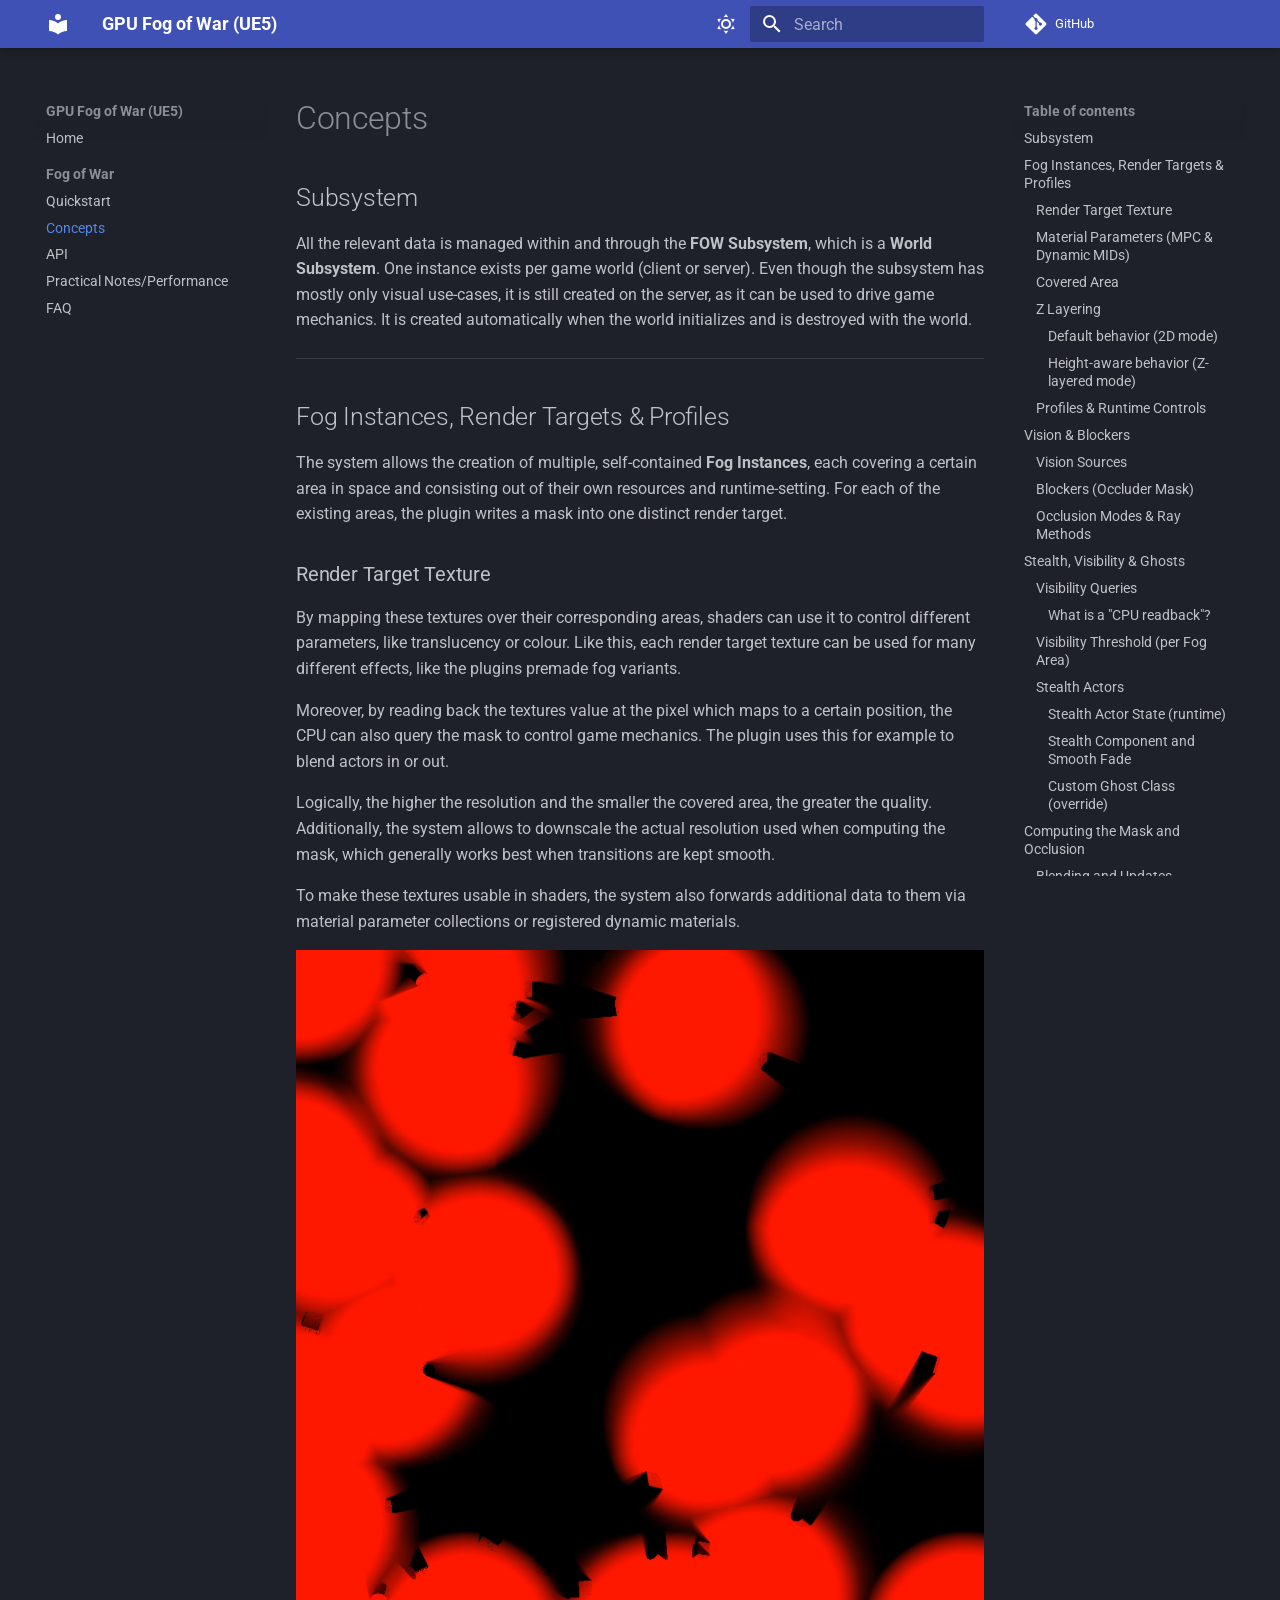
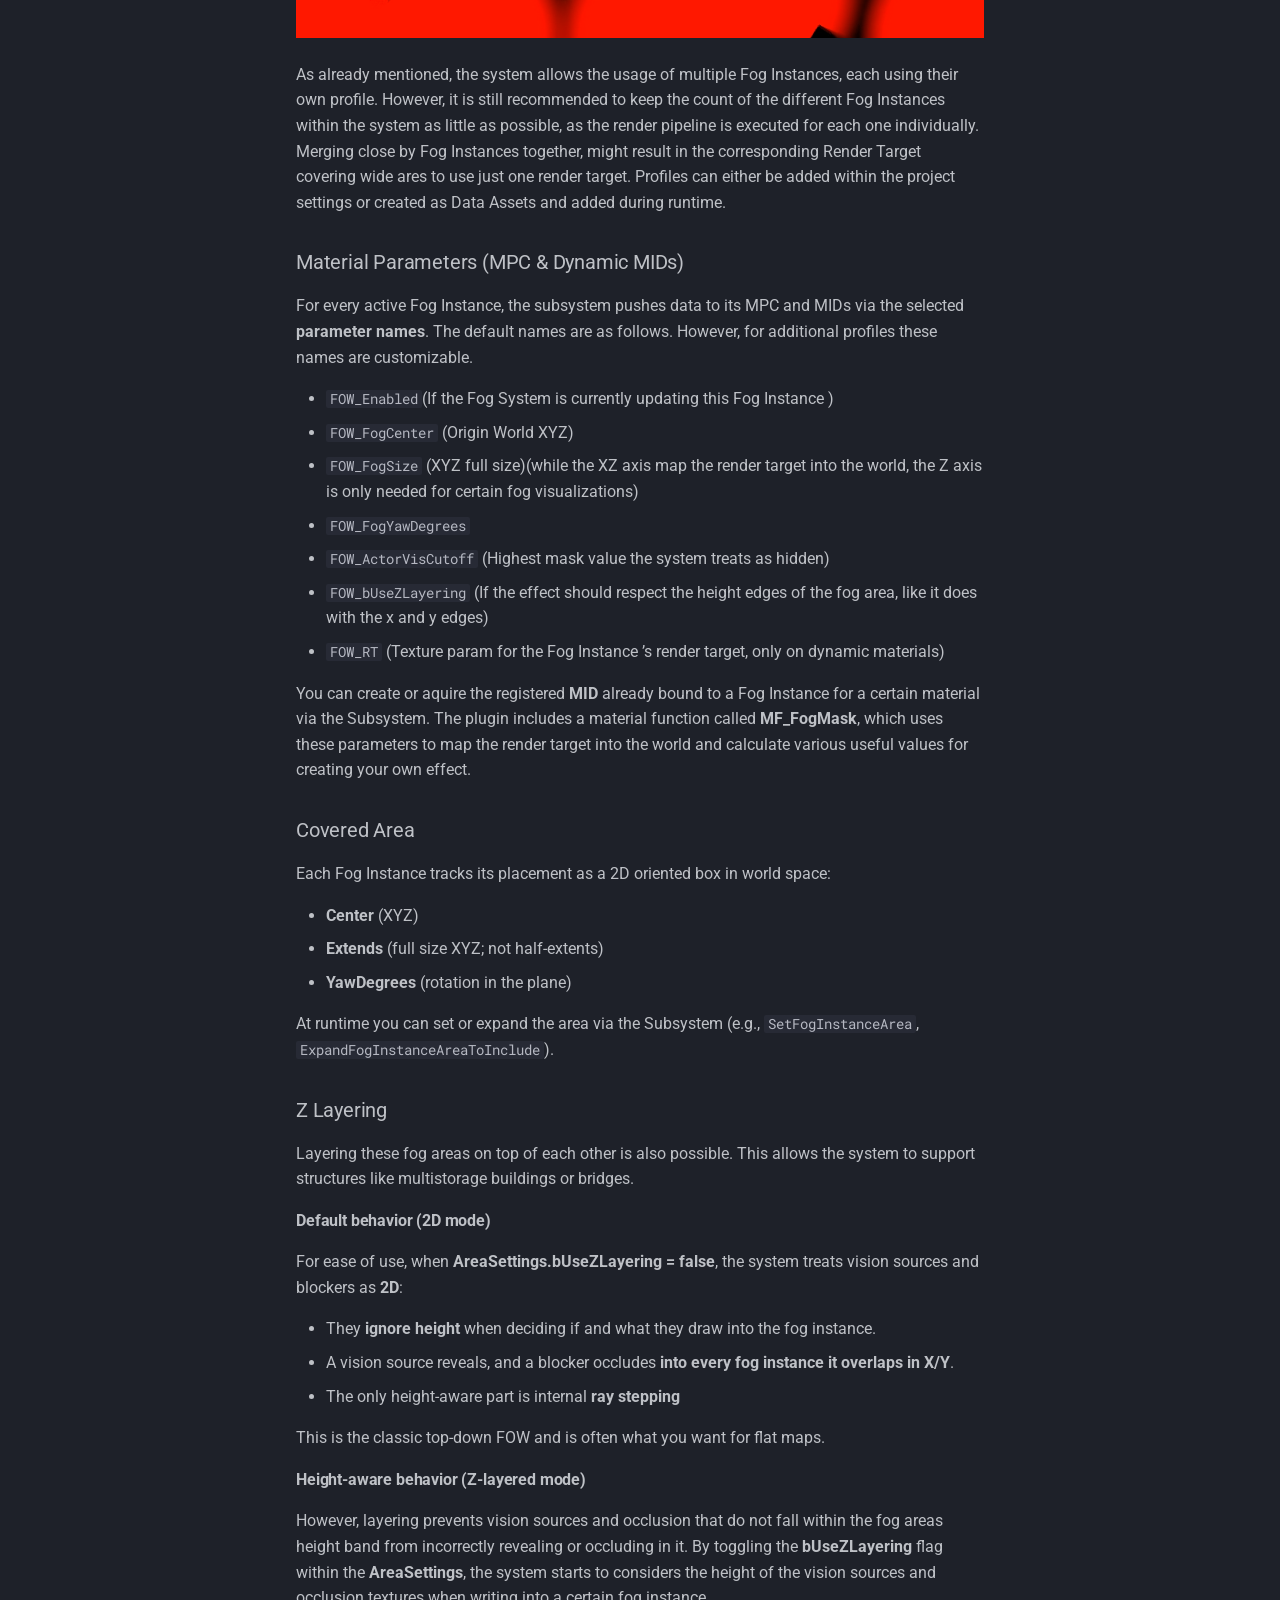
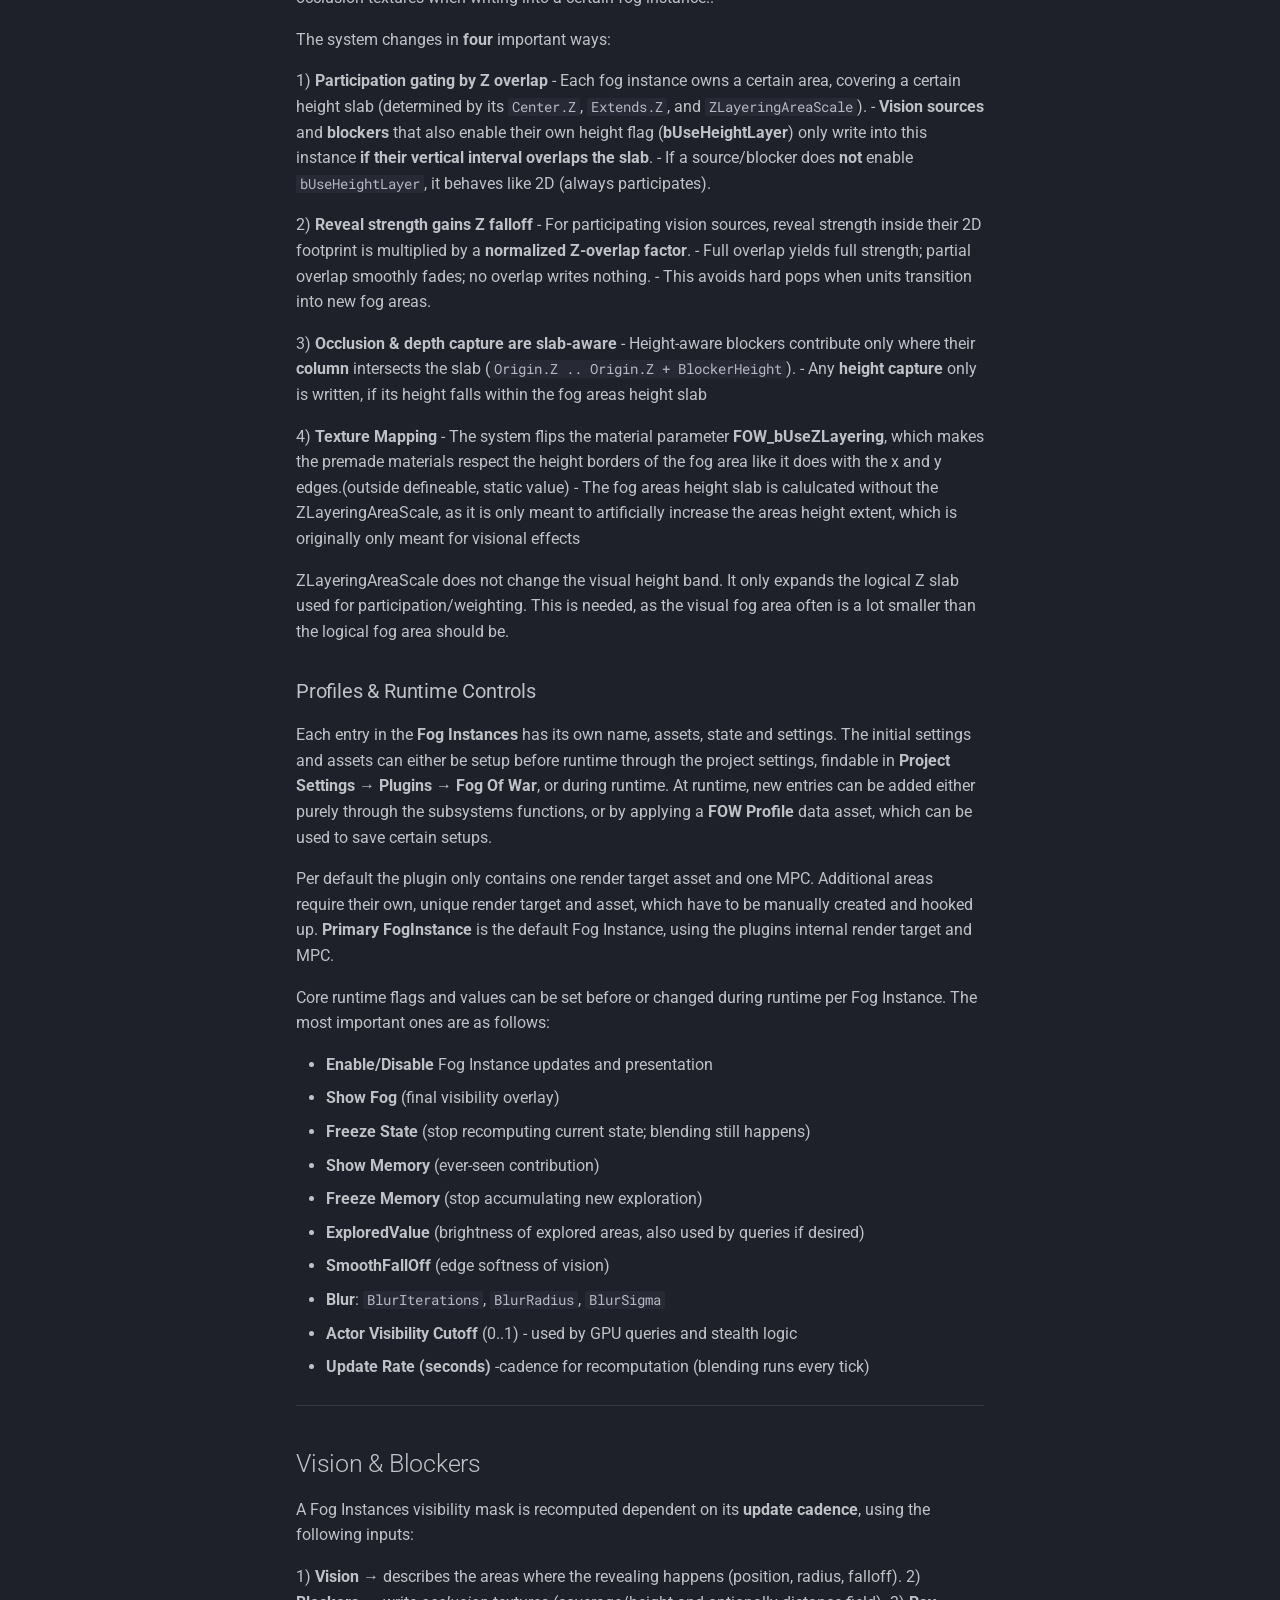
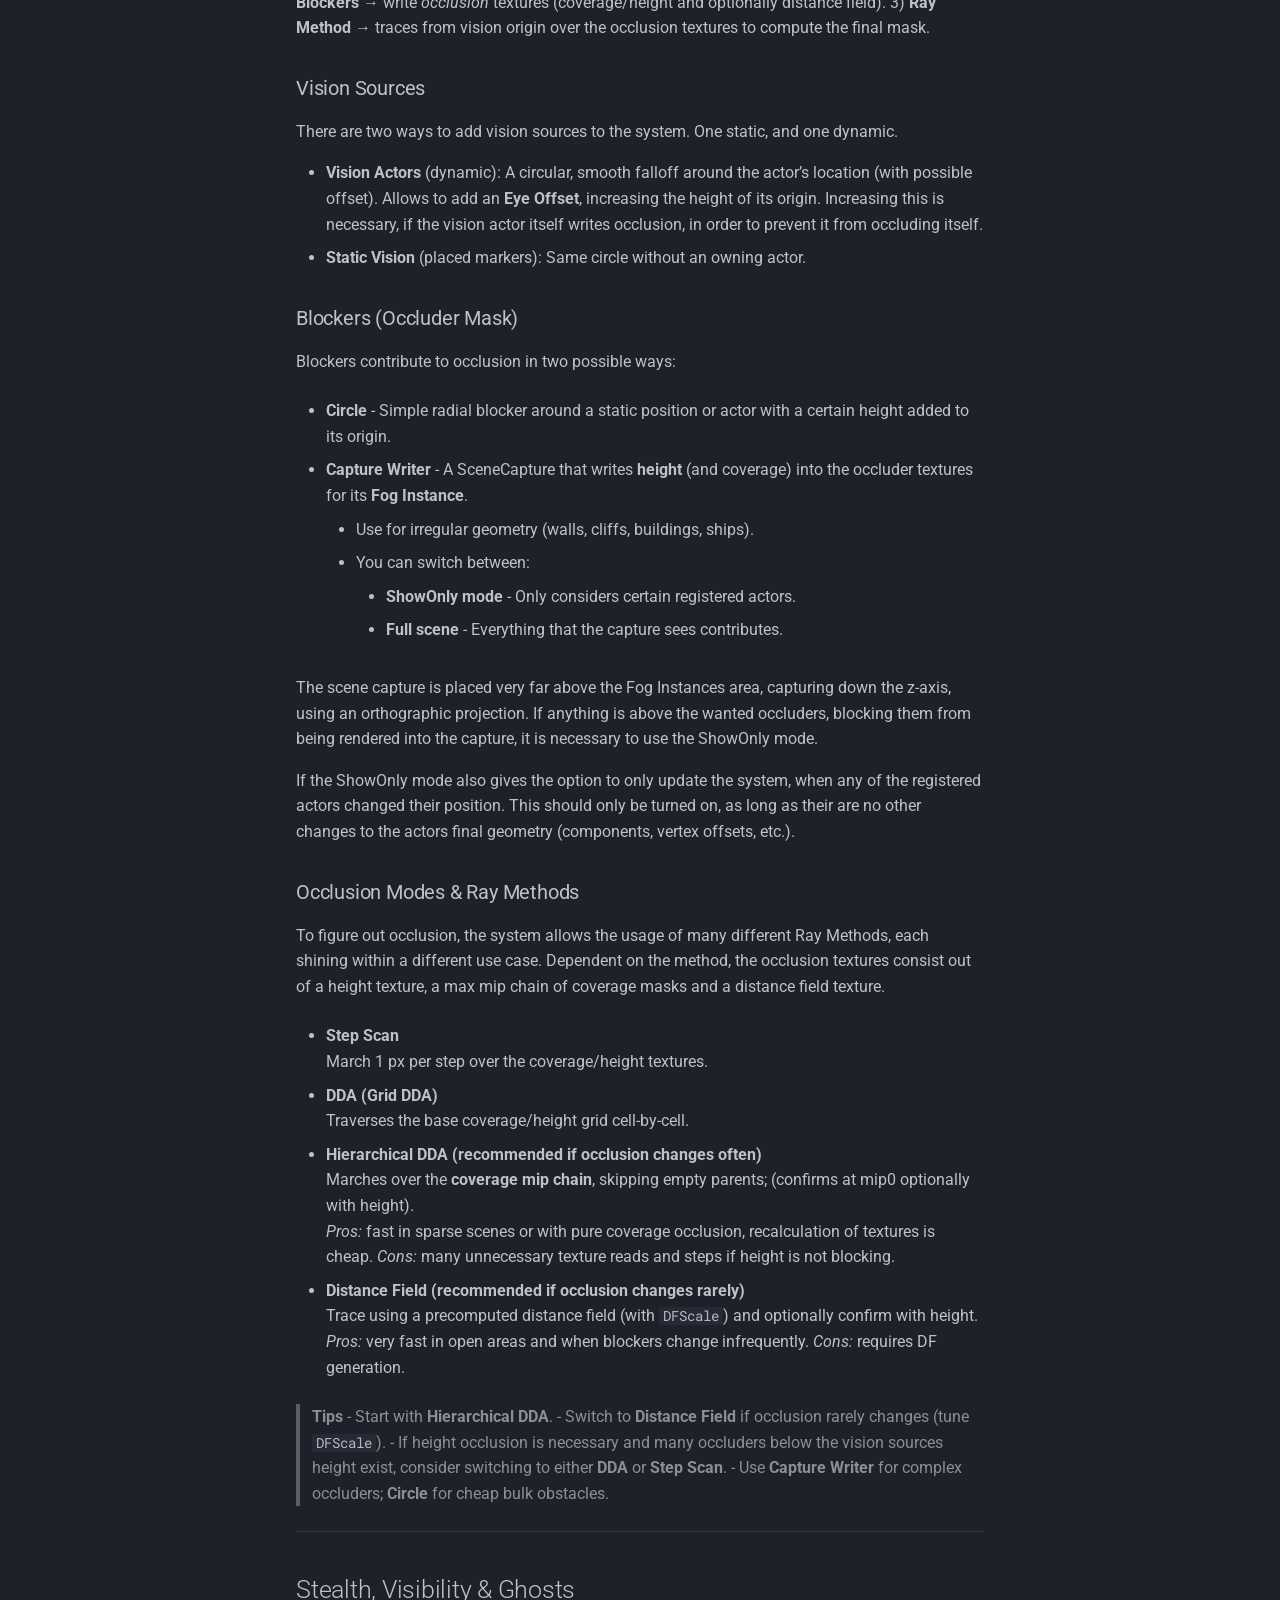
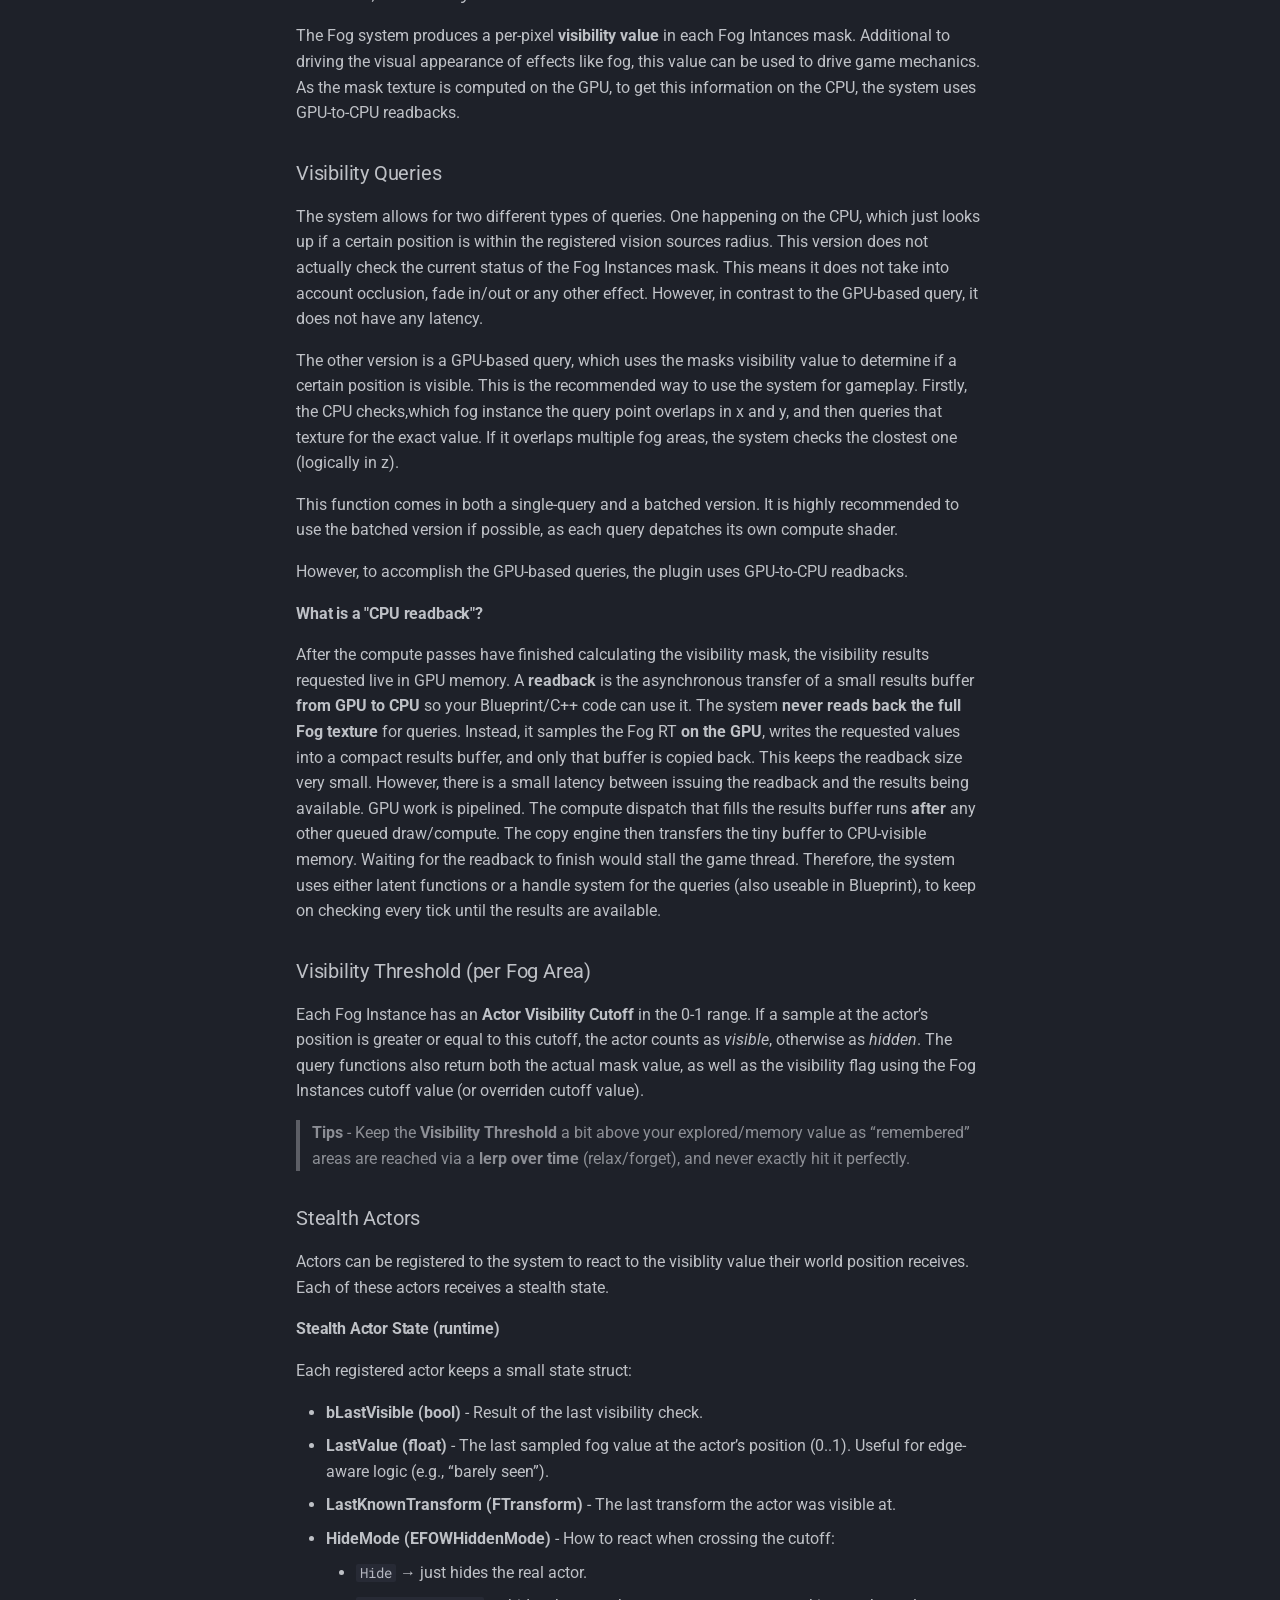
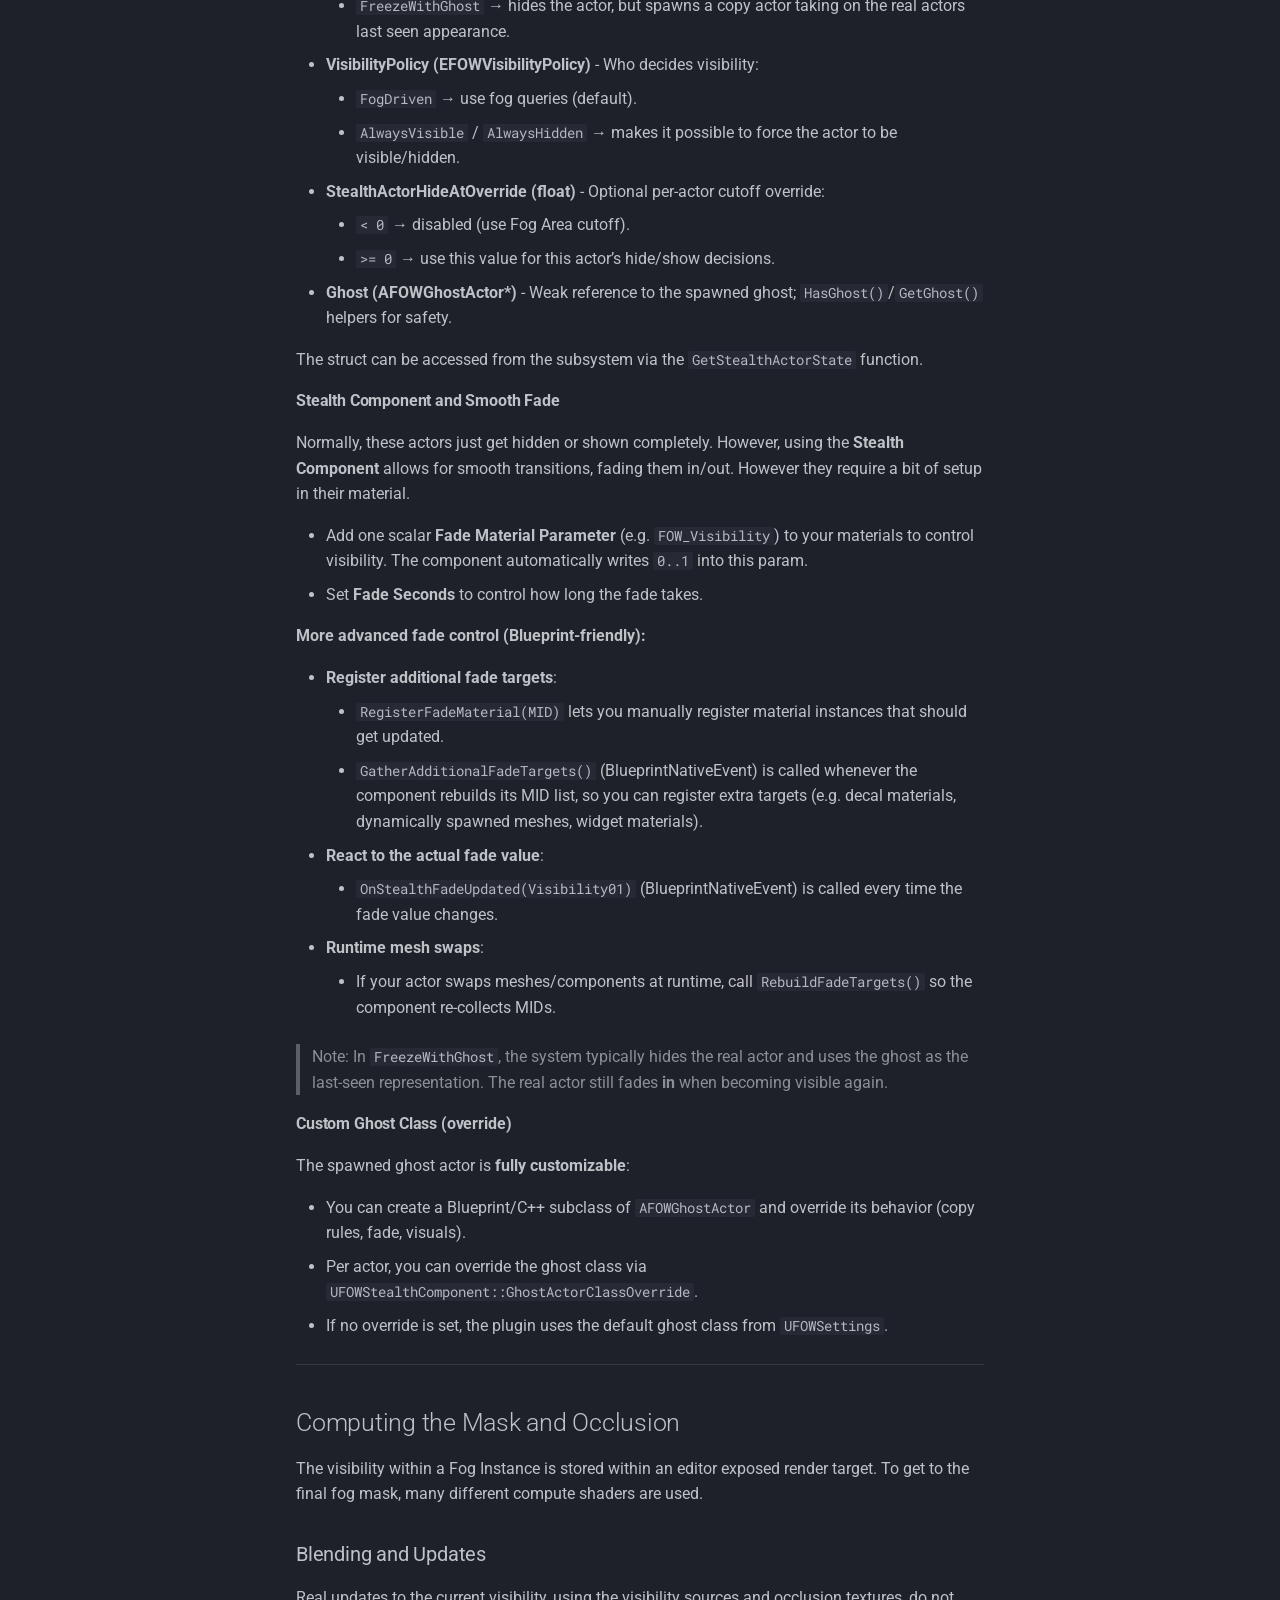
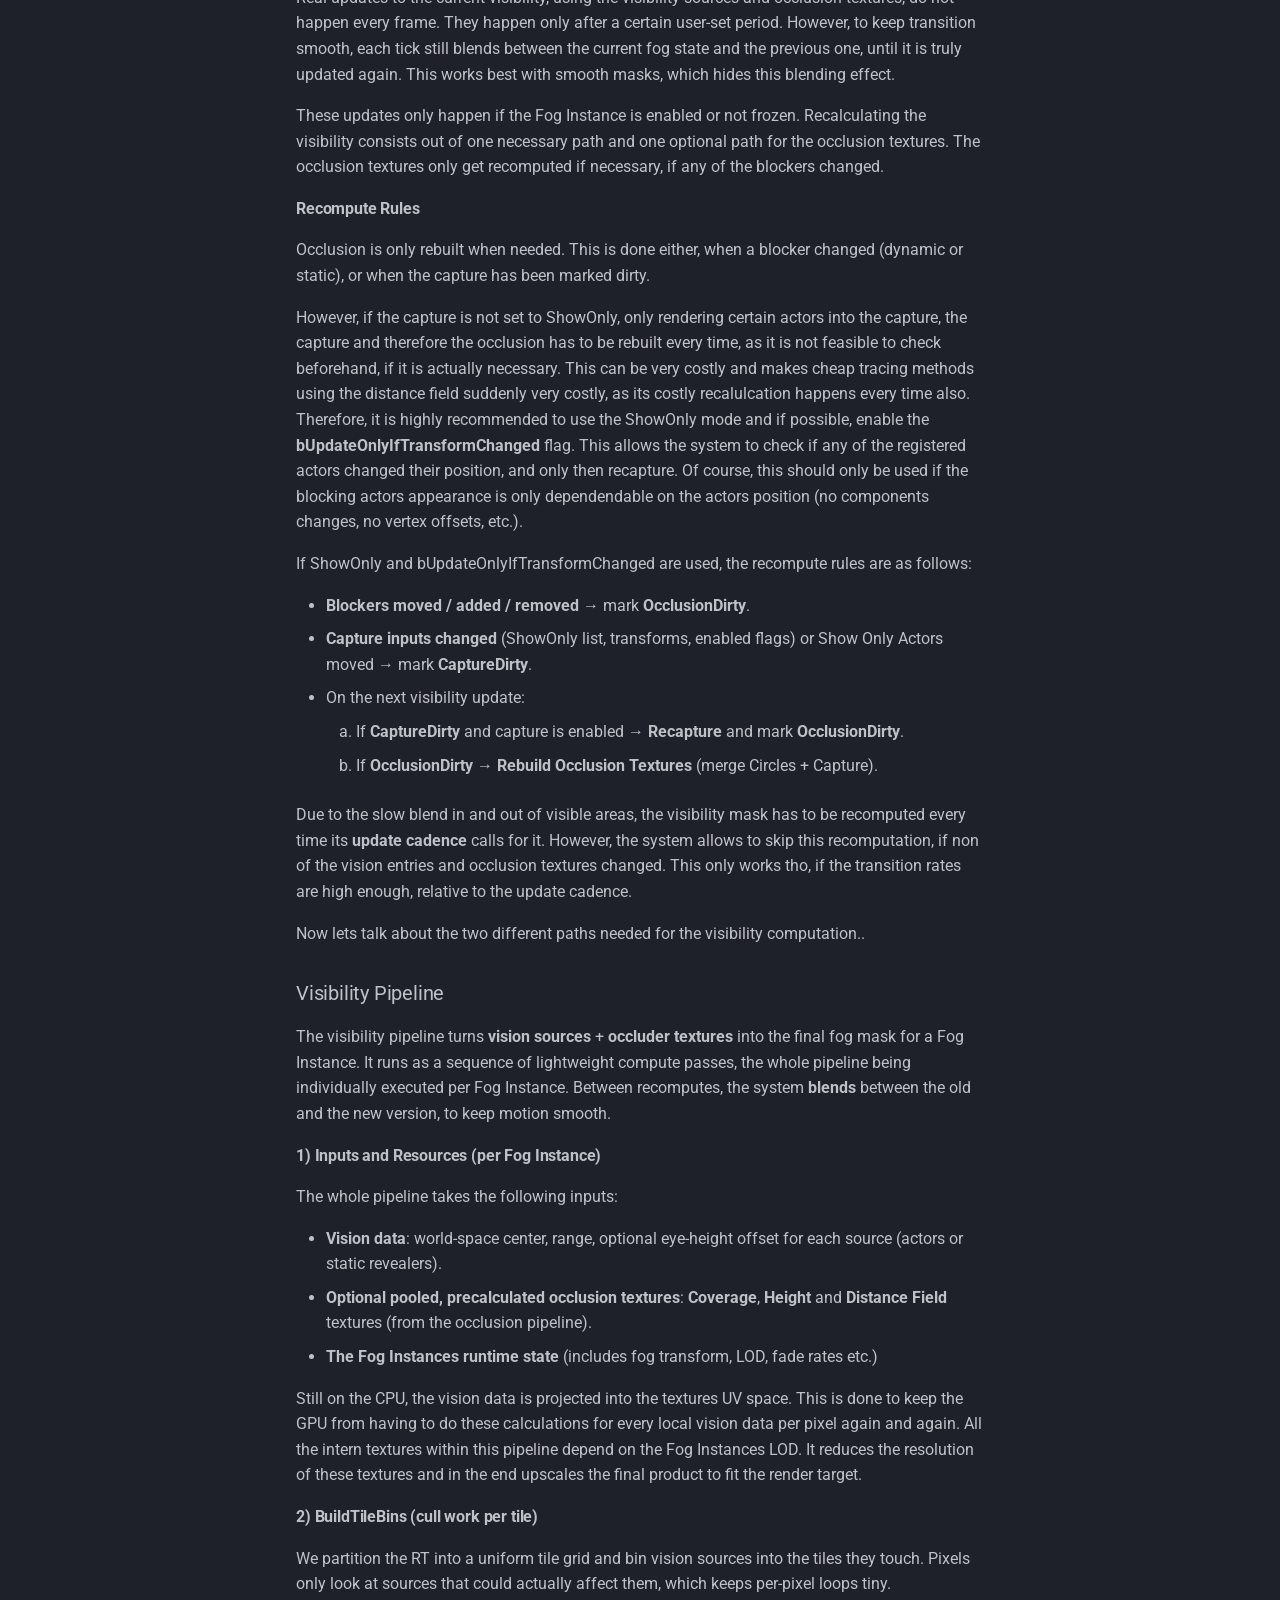
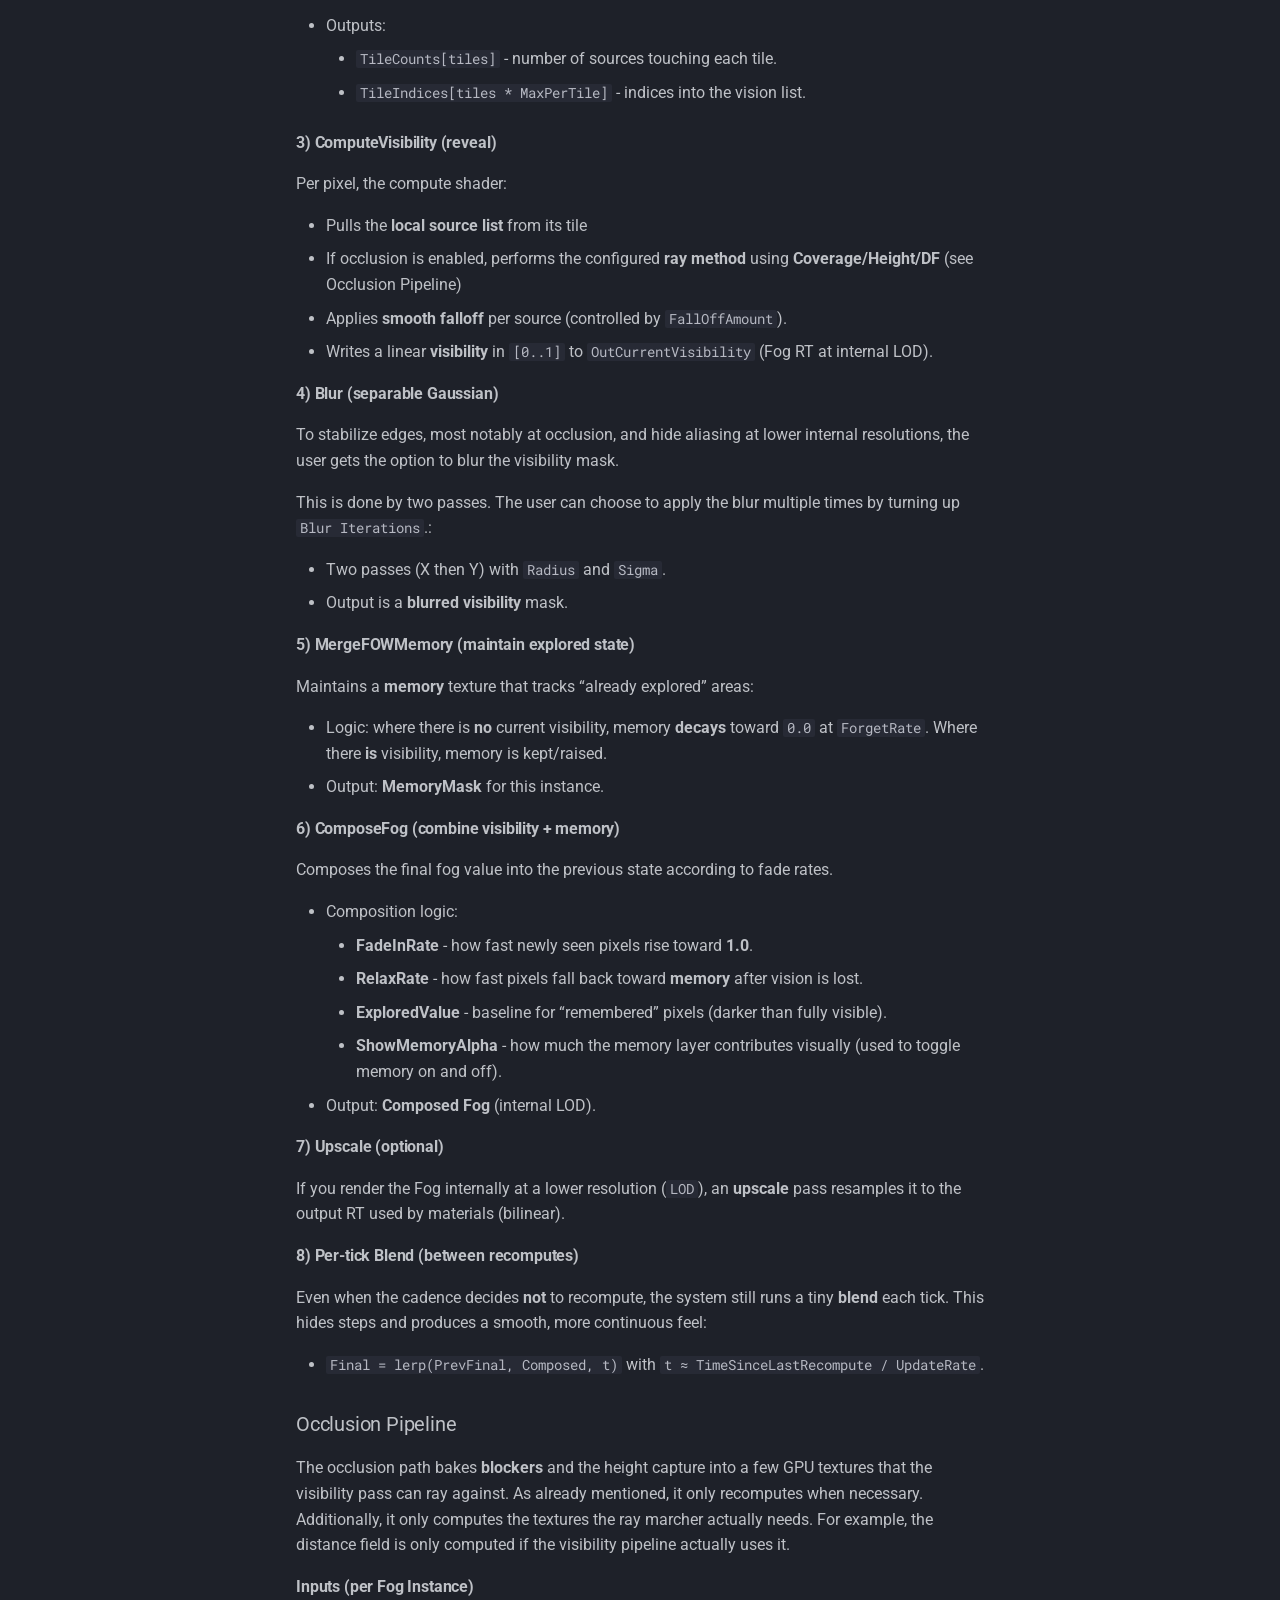
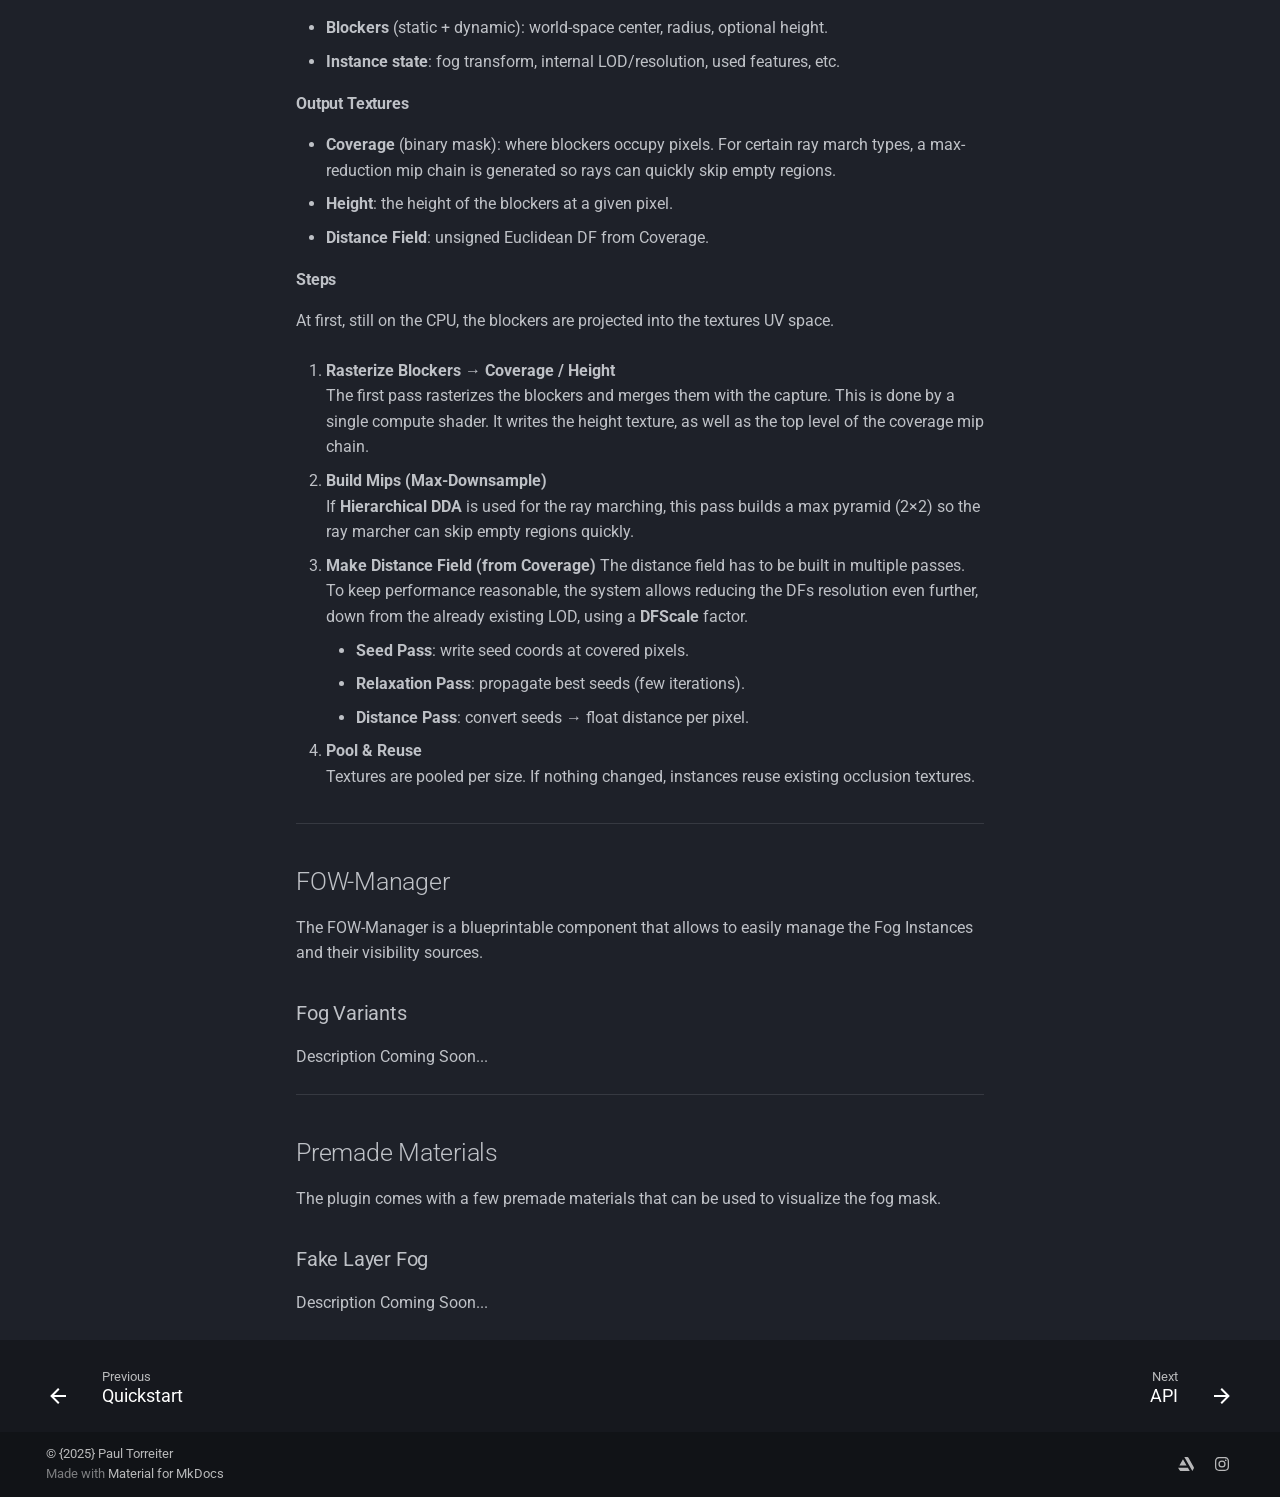
<file: fog-of-war/concepts/index.html>
<!DOCTYPE html><html lang=en class=no-js><head><meta charset=utf-8><meta name=viewport content="width=device-width,initial-scale=1"><link href=https://sepopel.github.io/fog-of-war/concepts/ rel=canonical><link href=../quickstart/ rel=prev><link href=../api/ rel=next><link rel=icon href=../../assets/images/favicon.png><meta name=generator content="mkdocs-1.6.1, mkdocs-material-9.7.0"><title>Concepts - GPU Fog of War (UE5)</title><link rel=stylesheet href=../../assets/stylesheets/main.618322db.min.css><link rel=stylesheet href=../../assets/stylesheets/palette.ab4e12ef.min.css><link rel=preconnect href=https://fonts.gstatic.com crossorigin><link rel=stylesheet href="https://fonts.googleapis.com/css?family=Roboto:300,300i,400,400i,700,700i%7CRoboto+Mono:400,400i,700,700i&display=fallback"><style>:root{--md-text-font:"Roboto";--md-code-font:"Roboto Mono"}</style><link rel=stylesheet href=../../styles/badges.css><script>__md_scope=new URL("../..",location),__md_hash=e=>[...e].reduce(((e,_)=>(e<<5)-e+_.charCodeAt(0)),0),__md_get=(e,_=localStorage,t=__md_scope)=>JSON.parse(_.getItem(t.pathname+"."+e)),__md_set=(e,_,t=localStorage,a=__md_scope)=>{try{t.setItem(a.pathname+"."+e,JSON.stringify(_))}catch(e){}}</script><link href=../../assets/stylesheets/glightbox.min.css rel=stylesheet><script src=../../assets/javascripts/glightbox.min.js></script><style id=glightbox-style>
            html.glightbox-open { overflow: initial; height: 100%; }
            .gslide-title { margin-top: 0px; user-select: text; }
            .gslide-desc { color: #666; user-select: text; }
            .gslide-image img { background: white; }
            .gscrollbar-fixer { padding-right: 15px; }
            .gdesc-inner { font-size: 0.75rem; }
            body[data-md-color-scheme="slate"] .gdesc-inner { background: var(--md-default-bg-color); }
            body[data-md-color-scheme="slate"] .gslide-title { color: var(--md-default-fg-color); }
            body[data-md-color-scheme="slate"] .gslide-desc { color: var(--md-default-fg-color); }
        </style></head> <body dir=ltr data-md-color-scheme=slate data-md-color-primary=indigo data-md-color-accent=pink> <input class=md-toggle data-md-toggle=drawer type=checkbox id=__drawer autocomplete=off> <input class=md-toggle data-md-toggle=search type=checkbox id=__search autocomplete=off> <label class=md-overlay for=__drawer></label> <div data-md-component=skip> <a href=#concepts class=md-skip> Skip to content </a> </div> <div data-md-component=announce> </div> <header class="md-header md-header--shadow" data-md-component=header> <nav class="md-header__inner md-grid" aria-label=Header> <a href=../.. title="GPU Fog of War (UE5)" class="md-header__button md-logo" aria-label="GPU Fog of War (UE5)" data-md-component=logo> <svg xmlns=http://www.w3.org/2000/svg viewbox="0 0 24 24"><path d="M12 8a3 3 0 0 0 3-3 3 3 0 0 0-3-3 3 3 0 0 0-3 3 3 3 0 0 0 3 3m0 3.54C9.64 9.35 6.5 8 3 8v11c3.5 0 6.64 1.35 9 3.54 2.36-2.19 5.5-3.54 9-3.54V8c-3.5 0-6.64 1.35-9 3.54"></path></svg> </a> <label class="md-header__button md-icon" for=__drawer> <svg xmlns=http://www.w3.org/2000/svg viewbox="0 0 24 24"><path d="M3 6h18v2H3zm0 5h18v2H3zm0 5h18v2H3z"></path></svg> </label> <div class=md-header__title data-md-component=header-title> <div class=md-header__ellipsis> <div class=md-header__topic> <span class=md-ellipsis> GPU Fog of War (UE5) </span> </div> <div class=md-header__topic data-md-component=header-topic> <span class=md-ellipsis> Concepts </span> </div> </div> </div> <form class=md-header__option data-md-component=palette> <input class=md-option data-md-color-media data-md-color-scheme=slate data-md-color-primary=indigo data-md-color-accent=pink aria-label="Switch to light mode" type=radio name=__palette id=__palette_0> <label class="md-header__button md-icon" title="Switch to light mode" for=__palette_1 hidden> <svg xmlns=http://www.w3.org/2000/svg viewbox="0 0 24 24"><path d="M12 7a5 5 0 0 1 5 5 5 5 0 0 1-5 5 5 5 0 0 1-5-5 5 5 0 0 1 5-5m0 2a3 3 0 0 0-3 3 3 3 0 0 0 3 3 3 3 0 0 0 3-3 3 3 0 0 0-3-3m0-7 2.39 3.42C13.65 5.15 12.84 5 12 5s-1.65.15-2.39.42zM3.34 7l4.16-.35A7.2 7.2 0 0 0 5.94 8.5c-.44.74-.69 1.5-.83 2.29zm.02 10 1.76-3.77a7.131 7.131 0 0 0 2.38 4.14zM20.65 7l-1.77 3.79a7.02 7.02 0 0 0-2.38-4.15zm-.01 10-4.14.36c.59-.51 1.12-1.14 1.54-1.86.42-.73.69-1.5.83-2.29zM12 22l-2.41-3.44c.74.27 1.55.44 2.41.44.82 0 1.63-.17 2.37-.44z"></path></svg> </label> <input class=md-option data-md-color-media data-md-color-scheme=default data-md-color-primary=indigo data-md-color-accent=pink aria-label="Switch to dark mode" type=radio name=__palette id=__palette_1> <label class="md-header__button md-icon" title="Switch to dark mode" for=__palette_0 hidden> <svg xmlns=http://www.w3.org/2000/svg viewbox="0 0 24 24"><path d="m17.75 4.09-2.53 1.94.91 3.06-2.63-1.81-2.63 1.81.91-3.06-2.53-1.94L12.44 4l1.06-3 1.06 3zm3.5 6.91-1.64 1.25.59 1.98-1.7-1.17-1.7 1.17.59-1.98L15.75 11l2.06-.05L18.5 9l.69 1.95zm-2.28 4.95c.83-.08 1.72 1.1 1.19 1.85-.32.45-.66.87-1.08 1.27C15.17 23 8.84 23 4.94 19.07c-3.91-3.9-3.91-10.24 0-14.14.4-.4.82-.76 1.27-1.08.75-.53 1.93.36 1.85 1.19-.27 2.86.69 5.83 2.89 8.02a9.96 9.96 0 0 0 8.02 2.89m-1.64 2.02a12.08 12.08 0 0 1-7.8-3.47c-2.17-2.19-3.33-5-3.49-7.82-2.81 3.14-2.7 7.96.31 10.98 3.02 3.01 7.84 3.12 10.98.31"></path></svg> </label> </form> <script>var palette=__md_get("__palette");if(palette&&palette.color){if("(prefers-color-scheme)"===palette.color.media){var media=matchMedia("(prefers-color-scheme: light)"),input=document.querySelector(media.matches?"[data-md-color-media='(prefers-color-scheme: light)']":"[data-md-color-media='(prefers-color-scheme: dark)']");palette.color.media=input.getAttribute("data-md-color-media"),palette.color.scheme=input.getAttribute("data-md-color-scheme"),palette.color.primary=input.getAttribute("data-md-color-primary"),palette.color.accent=input.getAttribute("data-md-color-accent")}for(var[key,value]of Object.entries(palette.color))document.body.setAttribute("data-md-color-"+key,value)}</script> <label class="md-header__button md-icon" for=__search> <svg xmlns=http://www.w3.org/2000/svg viewbox="0 0 24 24"><path d="M9.5 3A6.5 6.5 0 0 1 16 9.5c0 1.61-.59 3.09-1.56 4.23l.27.27h.79l5 5-1.5 1.5-5-5v-.79l-.27-.27A6.52 6.52 0 0 1 9.5 16 6.5 6.5 0 0 1 3 9.5 6.5 6.5 0 0 1 9.5 3m0 2C7 5 5 7 5 9.5S7 14 9.5 14 14 12 14 9.5 12 5 9.5 5"></path></svg> </label> <div class=md-search data-md-component=search role=dialog> <label class=md-search__overlay for=__search></label> <div class=md-search__inner role=search> <form class=md-search__form name=search> <input type=text class=md-search__input name=query aria-label=Search placeholder=Search autocapitalize=off autocorrect=off autocomplete=off spellcheck=false data-md-component=search-query required> <label class="md-search__icon md-icon" for=__search> <svg xmlns=http://www.w3.org/2000/svg viewbox="0 0 24 24"><path d="M9.5 3A6.5 6.5 0 0 1 16 9.5c0 1.61-.59 3.09-1.56 4.23l.27.27h.79l5 5-1.5 1.5-5-5v-.79l-.27-.27A6.52 6.52 0 0 1 9.5 16 6.5 6.5 0 0 1 3 9.5 6.5 6.5 0 0 1 9.5 3m0 2C7 5 5 7 5 9.5S7 14 9.5 14 14 12 14 9.5 12 5 9.5 5"></path></svg> <svg xmlns=http://www.w3.org/2000/svg viewbox="0 0 24 24"><path d="M20 11v2H8l5.5 5.5-1.42 1.42L4.16 12l7.92-7.92L13.5 5.5 8 11z"></path></svg> </label> <nav class=md-search__options aria-label=Search> <button type=reset class="md-search__icon md-icon" title=Clear aria-label=Clear tabindex=-1> <svg xmlns=http://www.w3.org/2000/svg viewbox="0 0 24 24"><path d="M19 6.41 17.59 5 12 10.59 6.41 5 5 6.41 10.59 12 5 17.59 6.41 19 12 13.41 17.59 19 19 17.59 13.41 12z"></path></svg> </button> </nav> <div class=md-search__suggest data-md-component=search-suggest></div> </form> <div class=md-search__output> <div class=md-search__scrollwrap tabindex=0 data-md-scrollfix> <div class=md-search-result data-md-component=search-result> <div class=md-search-result__meta> Initializing search </div> <ol class=md-search-result__list role=presentation></ol> </div> </div> </div> </div> </div> <div class=md-header__source> <a href=https://github.com/sePopel/sePopel.github.io title="Go to repository" class=md-source data-md-component=source> <div class="md-source__icon md-icon"> <svg xmlns=http://www.w3.org/2000/svg viewbox="0 0 448 512"><!-- Font Awesome Free 7.1.0 by @fontawesome - https://fontawesome.com License - https://fontawesome.com/license/free (Icons: CC BY 4.0, Fonts: SIL OFL 1.1, Code: MIT License) Copyright 2025 Fonticons, Inc.--><path d="M439.6 236.1 244 40.5c-5.4-5.5-12.8-8.5-20.4-8.5s-15 3-20.4 8.4L162.5 81l51.5 51.5c27.1-9.1 52.7 16.8 43.4 43.7l49.7 49.7c34.2-11.8 61.2 31 35.5 56.7-26.5 26.5-70.2-2.9-56-37.3L240.3 199v121.9c25.3 12.5 22.3 41.8 9.1 55-6.4 6.4-15.2 10.1-24.3 10.1s-17.8-3.6-24.3-10.1c-17.6-17.6-11.1-46.9 11.2-56v-123c-20.8-8.5-24.6-30.7-18.6-45L142.6 101 8.5 235.1C3 240.6 0 247.9 0 255.5s3 15 8.5 20.4l195.6 195.7c5.4 5.4 12.7 8.4 20.4 8.4s15-3 20.4-8.4l194.7-194.7c5.4-5.4 8.4-12.8 8.4-20.4s-3-15-8.4-20.4"></path></svg> </div> <div class=md-source__repository> GitHub </div> </a> </div> </nav> </header> <div class=md-container data-md-component=container> <main class=md-main data-md-component=main> <div class="md-main__inner md-grid"> <div class="md-sidebar md-sidebar--primary" data-md-component=sidebar data-md-type=navigation> <div class=md-sidebar__scrollwrap> <div class=md-sidebar__inner> <nav class="md-nav md-nav--primary" aria-label=Navigation data-md-level=0> <label class=md-nav__title for=__drawer> <a href=../.. title="GPU Fog of War (UE5)" class="md-nav__button md-logo" aria-label="GPU Fog of War (UE5)" data-md-component=logo> <svg xmlns=http://www.w3.org/2000/svg viewbox="0 0 24 24"><path d="M12 8a3 3 0 0 0 3-3 3 3 0 0 0-3-3 3 3 0 0 0-3 3 3 3 0 0 0 3 3m0 3.54C9.64 9.35 6.5 8 3 8v11c3.5 0 6.64 1.35 9 3.54 2.36-2.19 5.5-3.54 9-3.54V8c-3.5 0-6.64 1.35-9 3.54"></path></svg> </a> GPU Fog of War (UE5) </label> <div class=md-nav__source> <a href=https://github.com/sePopel/sePopel.github.io title="Go to repository" class=md-source data-md-component=source> <div class="md-source__icon md-icon"> <svg xmlns=http://www.w3.org/2000/svg viewbox="0 0 448 512"><!-- Font Awesome Free 7.1.0 by @fontawesome - https://fontawesome.com License - https://fontawesome.com/license/free (Icons: CC BY 4.0, Fonts: SIL OFL 1.1, Code: MIT License) Copyright 2025 Fonticons, Inc.--><path d="M439.6 236.1 244 40.5c-5.4-5.5-12.8-8.5-20.4-8.5s-15 3-20.4 8.4L162.5 81l51.5 51.5c27.1-9.1 52.7 16.8 43.4 43.7l49.7 49.7c34.2-11.8 61.2 31 35.5 56.7-26.5 26.5-70.2-2.9-56-37.3L240.3 199v121.9c25.3 12.5 22.3 41.8 9.1 55-6.4 6.4-15.2 10.1-24.3 10.1s-17.8-3.6-24.3-10.1c-17.6-17.6-11.1-46.9 11.2-56v-123c-20.8-8.5-24.6-30.7-18.6-45L142.6 101 8.5 235.1C3 240.6 0 247.9 0 255.5s3 15 8.5 20.4l195.6 195.7c5.4 5.4 12.7 8.4 20.4 8.4s15-3 20.4-8.4l194.7-194.7c5.4-5.4 8.4-12.8 8.4-20.4s-3-15-8.4-20.4"></path></svg> </div> <div class=md-source__repository> GitHub </div> </a> </div> <ul class=md-nav__list data-md-scrollfix> <li class=md-nav__item> <a href=../.. class=md-nav__link> <span class=md-ellipsis> Home </span> </a> </li> <li class="md-nav__item md-nav__item--active md-nav__item--section md-nav__item--nested"> <input class="md-nav__toggle md-toggle " type=checkbox id=__nav_2 checked> <label class=md-nav__link for=__nav_2 id=__nav_2_label tabindex> <span class=md-ellipsis> Fog of War </span> <span class="md-nav__icon md-icon"></span> </label> <nav class=md-nav data-md-level=1 aria-labelledby=__nav_2_label aria-expanded=true> <label class=md-nav__title for=__nav_2> <span class="md-nav__icon md-icon"></span> Fog of War </label> <ul class=md-nav__list data-md-scrollfix> <li class=md-nav__item> <a href=../quickstart/ class=md-nav__link> <span class=md-ellipsis> Quickstart </span> </a> </li> <li class="md-nav__item md-nav__item--active"> <input class="md-nav__toggle md-toggle" type=checkbox id=__toc> <label class="md-nav__link md-nav__link--active" for=__toc> <span class=md-ellipsis> Concepts </span> <span class="md-nav__icon md-icon"></span> </label> <a href=./ class="md-nav__link md-nav__link--active"> <span class=md-ellipsis> Concepts </span> </a> <nav class="md-nav md-nav--secondary" aria-label="Table of contents"> <label class=md-nav__title for=__toc> <span class="md-nav__icon md-icon"></span> Table of contents </label> <ul class=md-nav__list data-md-component=toc data-md-scrollfix> <li class=md-nav__item> <a href=#subsystem class=md-nav__link> <span class=md-ellipsis> Subsystem </span> </a> </li> <li class=md-nav__item> <a href=#fog-instances-render-targets-profiles class=md-nav__link> <span class=md-ellipsis> Fog Instances, Render Targets &amp; Profiles </span> </a> <nav class=md-nav aria-label="Fog Instances, Render Targets & Profiles"> <ul class=md-nav__list> <li class=md-nav__item> <a href=#render-target-texture class=md-nav__link> <span class=md-ellipsis> Render Target Texture </span> </a> </li> <li class=md-nav__item> <a href=#material-parameters-mpc-dynamic-mids class=md-nav__link> <span class=md-ellipsis> Material Parameters (MPC &amp; Dynamic MIDs) </span> </a> </li> <li class=md-nav__item> <a href=#covered-area class=md-nav__link> <span class=md-ellipsis> Covered Area </span> </a> </li> <li class=md-nav__item> <a href=#z-layering class=md-nav__link> <span class=md-ellipsis> Z Layering </span> </a> <nav class=md-nav aria-label="Z Layering"> <ul class=md-nav__list> <li class=md-nav__item> <a href=#default-behavior-2d-mode class=md-nav__link> <span class=md-ellipsis> Default behavior (2D mode) </span> </a> </li> <li class=md-nav__item> <a href=#height-aware-behavior-z-layered-mode class=md-nav__link> <span class=md-ellipsis> Height-aware behavior (Z-layered mode) </span> </a> </li> </ul> </nav> </li> <li class=md-nav__item> <a href=#profiles-runtime-controls class=md-nav__link> <span class=md-ellipsis> Profiles &amp; Runtime Controls </span> </a> </li> </ul> </nav> </li> <li class=md-nav__item> <a href=#vision-blockers class=md-nav__link> <span class=md-ellipsis> Vision &amp; Blockers </span> </a> <nav class=md-nav aria-label="Vision & Blockers"> <ul class=md-nav__list> <li class=md-nav__item> <a href=#vision-sources class=md-nav__link> <span class=md-ellipsis> Vision Sources </span> </a> </li> <li class=md-nav__item> <a href=#blockers-occluder-mask class=md-nav__link> <span class=md-ellipsis> Blockers (Occluder Mask) </span> </a> </li> <li class=md-nav__item> <a href=#occlusion-modes-ray-methods class=md-nav__link> <span class=md-ellipsis> Occlusion Modes &amp; Ray Methods </span> </a> </li> </ul> </nav> </li> <li class=md-nav__item> <a href=#stealth-visibility-ghosts class=md-nav__link> <span class=md-ellipsis> Stealth, Visibility &amp; Ghosts </span> </a> <nav class=md-nav aria-label="Stealth, Visibility & Ghosts"> <ul class=md-nav__list> <li class=md-nav__item> <a href=#visibility-queries class=md-nav__link> <span class=md-ellipsis> Visibility Queries </span> </a> <nav class=md-nav aria-label="Visibility Queries"> <ul class=md-nav__list> <li class=md-nav__item> <a href=#what-is-a-cpu-readback class=md-nav__link> <span class=md-ellipsis> What is a "CPU readback"? </span> </a> </li> </ul> </nav> </li> <li class=md-nav__item> <a href=#visibility-threshold-per-fog-area class=md-nav__link> <span class=md-ellipsis> Visibility Threshold (per Fog Area) </span> </a> </li> <li class=md-nav__item> <a href=#stealth-actors class=md-nav__link> <span class=md-ellipsis> Stealth Actors </span> </a> <nav class=md-nav aria-label="Stealth Actors"> <ul class=md-nav__list> <li class=md-nav__item> <a href=#stealth-actor-state-runtime class=md-nav__link> <span class=md-ellipsis> Stealth Actor State (runtime) </span> </a> </li> <li class=md-nav__item> <a href=#stealth-component-and-smooth-fade class=md-nav__link> <span class=md-ellipsis> Stealth Component and Smooth Fade </span> </a> </li> <li class=md-nav__item> <a href=#custom-ghost-class-override class=md-nav__link> <span class=md-ellipsis> Custom Ghost Class (override) </span> </a> </li> </ul> </nav> </li> </ul> </nav> </li> <li class=md-nav__item> <a href=#computing-the-mask-and-occlusion class=md-nav__link> <span class=md-ellipsis> Computing the Mask and Occlusion </span> </a> <nav class=md-nav aria-label="Computing the Mask and Occlusion"> <ul class=md-nav__list> <li class=md-nav__item> <a href=#blending-and-updates class=md-nav__link> <span class=md-ellipsis> Blending and Updates </span> </a> <nav class=md-nav aria-label="Blending and Updates"> <ul class=md-nav__list> <li class=md-nav__item> <a href=#recompute-rules class=md-nav__link> <span class=md-ellipsis> Recompute Rules </span> </a> </li> </ul> </nav> </li> <li class=md-nav__item> <a href=#visibility-pipeline class=md-nav__link> <span class=md-ellipsis> Visibility Pipeline </span> </a> <nav class=md-nav aria-label="Visibility Pipeline"> <ul class=md-nav__list> <li class=md-nav__item> <a href=#1-inputs-and-resources-per-fog-instance class=md-nav__link> <span class=md-ellipsis> 1) Inputs and Resources (per Fog Instance) </span> </a> </li> <li class=md-nav__item> <a href=#2-buildtilebins-cull-work-per-tile class=md-nav__link> <span class=md-ellipsis> 2) BuildTileBins (cull work per tile) </span> </a> </li> <li class=md-nav__item> <a href=#3-computevisibility-reveal class=md-nav__link> <span class=md-ellipsis> 3) ComputeVisibility (reveal) </span> </a> </li> <li class=md-nav__item> <a href=#4-blur-separable-gaussian class=md-nav__link> <span class=md-ellipsis> 4) Blur (separable Gaussian) </span> </a> </li> <li class=md-nav__item> <a href=#5-mergefowmemory-maintain-explored-state class=md-nav__link> <span class=md-ellipsis> 5) MergeFOWMemory (maintain explored state) </span> </a> </li> <li class=md-nav__item> <a href=#6-composefog-combine-visibility-memory class=md-nav__link> <span class=md-ellipsis> 6) ComposeFog (combine visibility + memory) </span> </a> </li> <li class=md-nav__item> <a href=#7-upscale-optional class=md-nav__link> <span class=md-ellipsis> 7) Upscale (optional) </span> </a> </li> <li class=md-nav__item> <a href=#8-per-tick-blend-between-recomputes class=md-nav__link> <span class=md-ellipsis> 8) Per-tick Blend (between recomputes) </span> </a> </li> </ul> </nav> </li> <li class=md-nav__item> <a href=#occlusion-pipeline class=md-nav__link> <span class=md-ellipsis> Occlusion Pipeline </span> </a> <nav class=md-nav aria-label="Occlusion Pipeline"> <ul class=md-nav__list> <li class=md-nav__item> <a href=#inputs-per-fog-instance class=md-nav__link> <span class=md-ellipsis> Inputs (per Fog Instance) </span> </a> </li> <li class=md-nav__item> <a href=#output-textures class=md-nav__link> <span class=md-ellipsis> Output Textures </span> </a> </li> <li class=md-nav__item> <a href=#steps class=md-nav__link> <span class=md-ellipsis> Steps </span> </a> </li> </ul> </nav> </li> </ul> </nav> </li> <li class=md-nav__item> <a href=#fow-manager class=md-nav__link> <span class=md-ellipsis> FOW-Manager </span> </a> <nav class=md-nav aria-label=FOW-Manager> <ul class=md-nav__list> <li class=md-nav__item> <a href=#fog-variants class=md-nav__link> <span class=md-ellipsis> Fog Variants </span> </a> </li> </ul> </nav> </li> <li class=md-nav__item> <a href=#premade-materials class=md-nav__link> <span class=md-ellipsis> Premade Materials </span> </a> <nav class=md-nav aria-label="Premade Materials"> <ul class=md-nav__list> <li class=md-nav__item> <a href=#fake-layer-fog class=md-nav__link> <span class=md-ellipsis> Fake Layer Fog </span> </a> </li> </ul> </nav> </li> </ul> </nav> </li> <li class=md-nav__item> <a href=../api/ class=md-nav__link> <span class=md-ellipsis> API </span> </a> </li> <li class=md-nav__item> <a href=../performance/ class=md-nav__link> <span class=md-ellipsis> Practical Notes/Performance </span> </a> </li> <li class=md-nav__item> <a href=../faq/ class=md-nav__link> <span class=md-ellipsis> FAQ </span> </a> </li> </ul> </nav> </li> </ul> </nav> </div> </div> </div> <div class="md-sidebar md-sidebar--secondary" data-md-component=sidebar data-md-type=toc> <div class=md-sidebar__scrollwrap> <div class=md-sidebar__inner> <nav class="md-nav md-nav--secondary" aria-label="Table of contents"> <label class=md-nav__title for=__toc> <span class="md-nav__icon md-icon"></span> Table of contents </label> <ul class=md-nav__list data-md-component=toc data-md-scrollfix> <li class=md-nav__item> <a href=#subsystem class=md-nav__link> <span class=md-ellipsis> Subsystem </span> </a> </li> <li class=md-nav__item> <a href=#fog-instances-render-targets-profiles class=md-nav__link> <span class=md-ellipsis> Fog Instances, Render Targets &amp; Profiles </span> </a> <nav class=md-nav aria-label="Fog Instances, Render Targets & Profiles"> <ul class=md-nav__list> <li class=md-nav__item> <a href=#render-target-texture class=md-nav__link> <span class=md-ellipsis> Render Target Texture </span> </a> </li> <li class=md-nav__item> <a href=#material-parameters-mpc-dynamic-mids class=md-nav__link> <span class=md-ellipsis> Material Parameters (MPC &amp; Dynamic MIDs) </span> </a> </li> <li class=md-nav__item> <a href=#covered-area class=md-nav__link> <span class=md-ellipsis> Covered Area </span> </a> </li> <li class=md-nav__item> <a href=#z-layering class=md-nav__link> <span class=md-ellipsis> Z Layering </span> </a> <nav class=md-nav aria-label="Z Layering"> <ul class=md-nav__list> <li class=md-nav__item> <a href=#default-behavior-2d-mode class=md-nav__link> <span class=md-ellipsis> Default behavior (2D mode) </span> </a> </li> <li class=md-nav__item> <a href=#height-aware-behavior-z-layered-mode class=md-nav__link> <span class=md-ellipsis> Height-aware behavior (Z-layered mode) </span> </a> </li> </ul> </nav> </li> <li class=md-nav__item> <a href=#profiles-runtime-controls class=md-nav__link> <span class=md-ellipsis> Profiles &amp; Runtime Controls </span> </a> </li> </ul> </nav> </li> <li class=md-nav__item> <a href=#vision-blockers class=md-nav__link> <span class=md-ellipsis> Vision &amp; Blockers </span> </a> <nav class=md-nav aria-label="Vision & Blockers"> <ul class=md-nav__list> <li class=md-nav__item> <a href=#vision-sources class=md-nav__link> <span class=md-ellipsis> Vision Sources </span> </a> </li> <li class=md-nav__item> <a href=#blockers-occluder-mask class=md-nav__link> <span class=md-ellipsis> Blockers (Occluder Mask) </span> </a> </li> <li class=md-nav__item> <a href=#occlusion-modes-ray-methods class=md-nav__link> <span class=md-ellipsis> Occlusion Modes &amp; Ray Methods </span> </a> </li> </ul> </nav> </li> <li class=md-nav__item> <a href=#stealth-visibility-ghosts class=md-nav__link> <span class=md-ellipsis> Stealth, Visibility &amp; Ghosts </span> </a> <nav class=md-nav aria-label="Stealth, Visibility & Ghosts"> <ul class=md-nav__list> <li class=md-nav__item> <a href=#visibility-queries class=md-nav__link> <span class=md-ellipsis> Visibility Queries </span> </a> <nav class=md-nav aria-label="Visibility Queries"> <ul class=md-nav__list> <li class=md-nav__item> <a href=#what-is-a-cpu-readback class=md-nav__link> <span class=md-ellipsis> What is a "CPU readback"? </span> </a> </li> </ul> </nav> </li> <li class=md-nav__item> <a href=#visibility-threshold-per-fog-area class=md-nav__link> <span class=md-ellipsis> Visibility Threshold (per Fog Area) </span> </a> </li> <li class=md-nav__item> <a href=#stealth-actors class=md-nav__link> <span class=md-ellipsis> Stealth Actors </span> </a> <nav class=md-nav aria-label="Stealth Actors"> <ul class=md-nav__list> <li class=md-nav__item> <a href=#stealth-actor-state-runtime class=md-nav__link> <span class=md-ellipsis> Stealth Actor State (runtime) </span> </a> </li> <li class=md-nav__item> <a href=#stealth-component-and-smooth-fade class=md-nav__link> <span class=md-ellipsis> Stealth Component and Smooth Fade </span> </a> </li> <li class=md-nav__item> <a href=#custom-ghost-class-override class=md-nav__link> <span class=md-ellipsis> Custom Ghost Class (override) </span> </a> </li> </ul> </nav> </li> </ul> </nav> </li> <li class=md-nav__item> <a href=#computing-the-mask-and-occlusion class=md-nav__link> <span class=md-ellipsis> Computing the Mask and Occlusion </span> </a> <nav class=md-nav aria-label="Computing the Mask and Occlusion"> <ul class=md-nav__list> <li class=md-nav__item> <a href=#blending-and-updates class=md-nav__link> <span class=md-ellipsis> Blending and Updates </span> </a> <nav class=md-nav aria-label="Blending and Updates"> <ul class=md-nav__list> <li class=md-nav__item> <a href=#recompute-rules class=md-nav__link> <span class=md-ellipsis> Recompute Rules </span> </a> </li> </ul> </nav> </li> <li class=md-nav__item> <a href=#visibility-pipeline class=md-nav__link> <span class=md-ellipsis> Visibility Pipeline </span> </a> <nav class=md-nav aria-label="Visibility Pipeline"> <ul class=md-nav__list> <li class=md-nav__item> <a href=#1-inputs-and-resources-per-fog-instance class=md-nav__link> <span class=md-ellipsis> 1) Inputs and Resources (per Fog Instance) </span> </a> </li> <li class=md-nav__item> <a href=#2-buildtilebins-cull-work-per-tile class=md-nav__link> <span class=md-ellipsis> 2) BuildTileBins (cull work per tile) </span> </a> </li> <li class=md-nav__item> <a href=#3-computevisibility-reveal class=md-nav__link> <span class=md-ellipsis> 3) ComputeVisibility (reveal) </span> </a> </li> <li class=md-nav__item> <a href=#4-blur-separable-gaussian class=md-nav__link> <span class=md-ellipsis> 4) Blur (separable Gaussian) </span> </a> </li> <li class=md-nav__item> <a href=#5-mergefowmemory-maintain-explored-state class=md-nav__link> <span class=md-ellipsis> 5) MergeFOWMemory (maintain explored state) </span> </a> </li> <li class=md-nav__item> <a href=#6-composefog-combine-visibility-memory class=md-nav__link> <span class=md-ellipsis> 6) ComposeFog (combine visibility + memory) </span> </a> </li> <li class=md-nav__item> <a href=#7-upscale-optional class=md-nav__link> <span class=md-ellipsis> 7) Upscale (optional) </span> </a> </li> <li class=md-nav__item> <a href=#8-per-tick-blend-between-recomputes class=md-nav__link> <span class=md-ellipsis> 8) Per-tick Blend (between recomputes) </span> </a> </li> </ul> </nav> </li> <li class=md-nav__item> <a href=#occlusion-pipeline class=md-nav__link> <span class=md-ellipsis> Occlusion Pipeline </span> </a> <nav class=md-nav aria-label="Occlusion Pipeline"> <ul class=md-nav__list> <li class=md-nav__item> <a href=#inputs-per-fog-instance class=md-nav__link> <span class=md-ellipsis> Inputs (per Fog Instance) </span> </a> </li> <li class=md-nav__item> <a href=#output-textures class=md-nav__link> <span class=md-ellipsis> Output Textures </span> </a> </li> <li class=md-nav__item> <a href=#steps class=md-nav__link> <span class=md-ellipsis> Steps </span> </a> </li> </ul> </nav> </li> </ul> </nav> </li> <li class=md-nav__item> <a href=#fow-manager class=md-nav__link> <span class=md-ellipsis> FOW-Manager </span> </a> <nav class=md-nav aria-label=FOW-Manager> <ul class=md-nav__list> <li class=md-nav__item> <a href=#fog-variants class=md-nav__link> <span class=md-ellipsis> Fog Variants </span> </a> </li> </ul> </nav> </li> <li class=md-nav__item> <a href=#premade-materials class=md-nav__link> <span class=md-ellipsis> Premade Materials </span> </a> <nav class=md-nav aria-label="Premade Materials"> <ul class=md-nav__list> <li class=md-nav__item> <a href=#fake-layer-fog class=md-nav__link> <span class=md-ellipsis> Fake Layer Fog </span> </a> </li> </ul> </nav> </li> </ul> </nav> </div> </div> </div> <div class=md-content data-md-component=content> <article class="md-content__inner md-typeset"> <h1 id=concepts>Concepts</h1> <h2 id=subsystem>Subsystem</h2> <p>All the relevant data is managed within and through the <strong>FOW Subsystem</strong>, which is a <strong>World Subsystem</strong>. One instance exists per game world (client or server). Even though the subsystem has mostly only visual use-cases, it is still created on the server, as it can be used to drive game mechanics. It is created automatically when the world initializes and is destroyed with the world.</p> <hr> <h2 id=fog-instances-render-targets-profiles>Fog Instances, Render Targets &amp; Profiles</h2> <p>The system allows the creation of multiple, self-contained <strong>Fog Instances</strong>, each covering a certain area in space and consisting out of their own resources and runtime-setting. For each of the existing areas, the plugin writes a mask into one distinct render target. </p> <h3 id=render-target-texture>Render Target Texture</h3> <p>By mapping these textures over their corresponding areas, shaders can use it to control different parameters, like translucency or colour. Like this, each render target texture can be used for many different effects, like the plugins premade fog variants.</p> <p>Moreover, by reading back the textures value at the pixel which maps to a certain position, the CPU can also query the mask to control game mechanics. The plugin uses this for example to blend actors in or out. </p> <p>Logically, the higher the resolution and the smaller the covered area, the greater the quality. Additionally, the system allows to downscale the actual resolution used when computing the mask, which generally works best when transitions are kept smooth.</p> <p>To make these textures usable in shaders, the system also forwards additional data to them via material parameter collections or registered dynamic materials.</p> <p><a class=glightbox data-type=image data-width=auto data-height=auto href=../../images/RenderTarget.png data-desc-position=bottom><img alt="Render Target for the Fog Mask" src=../../images/RenderTarget.png></a></p> <p>As already mentioned, the system allows the usage of multiple Fog Instances, each using their own profile. However, it is still recommended to keep the count of the different Fog Instances within the system as little as possible, as the render pipeline is executed for each one individually. Merging close by Fog Instances together, might result in the corresponding Render Target covering wide ares to use just one render target. Profiles can either be added within the project settings or created as Data Assets and added during runtime.</p> <h3 id=material-parameters-mpc-dynamic-mids>Material Parameters (MPC &amp; Dynamic MIDs)</h3> <p>For every active Fog Instance, the subsystem pushes data to its MPC and MIDs via the selected <strong>parameter names</strong>. The default names are as follows. However, for additional profiles these names are customizable.</p> <ul> <li><code>FOW_Enabled</code>(If the Fog System is currently updating this Fog Instance )</li> <li><code>FOW_FogCenter</code> (Origin World XYZ)</li> <li><code>FOW_FogSize</code> (XYZ full size)(while the XZ axis map the render target into the world, the Z axis is only needed for certain fog visualizations)</li> <li><code>FOW_FogYawDegrees</code></li> <li><code>FOW_ActorVisCutoff</code> (Highest mask value the system treats as hidden)</li> <li><code>FOW_bUseZLayering</code> (If the effect should respect the height edges of the fog area, like it does with the x and y edges)</li> <li><code>FOW_RT</code> (Texture param for the Fog Instance ’s render target, only on dynamic materials)</li> </ul> <p>You can create or aquire the registered <strong>MID</strong> already bound to a Fog Instance for a certain material via the Subsystem. The plugin includes a material function called <strong>MF_FogMask</strong>, which uses these parameters to map the render target into the world and calculate various useful values for creating your own effect.</p> <h3 id=covered-area>Covered Area</h3> <p>Each Fog Instance tracks its placement as a 2D oriented box in world space:</p> <ul> <li><strong>Center</strong> (XYZ)</li> <li><strong>Extends</strong> (full size XYZ; not half-extents)</li> <li><strong>YawDegrees</strong> (rotation in the plane)</li> </ul> <p>At runtime you can set or expand the area via the Subsystem (e.g., <code>SetFogInstanceArea</code>, <code>ExpandFogInstanceAreaToInclude</code>).</p> <h3 id=z-layering>Z Layering</h3> <p>Layering these fog areas on top of each other is also possible. This allows the system to support structures like multistorage buildings or bridges.</p> <h4 id=default-behavior-2d-mode>Default behavior (2D mode)</h4> <p>For ease of use, when <strong>AreaSettings.bUseZLayering = false</strong>, the system treats vision sources and blockers as <strong>2D</strong>:</p> <ul> <li>They <strong>ignore height</strong> when deciding if and what they draw into the fog instance.</li> <li>A vision source reveals, and a blocker occludes <strong>into every fog instance it overlaps in X/Y</strong>.</li> <li>The only height-aware part is internal <strong>ray stepping</strong></li> </ul> <p>This is the classic top‑down FOW and is often what you want for flat maps.</p> <h4 id=height-aware-behavior-z-layered-mode>Height-aware behavior (Z-layered mode)</h4> <p>However, layering prevents vision sources and occlusion that do not fall within the fog areas height band from incorrectly revealing or occluding in it. By toggling the <strong>bUseZLayering</strong> flag within the <strong>AreaSettings</strong>, the system starts to considers the height of the vision sources and occlusion textures when writing into a certain fog instance..</p> <p>The system changes in <strong>four</strong> important ways:</p> <p>1) <strong>Participation gating by Z overlap</strong> - Each fog instance owns a certain area, covering a certain height slab (determined by its <code>Center.Z</code>, <code>Extends.Z</code>, and <code>ZLayeringAreaScale</code>). - <strong>Vision sources</strong> and <strong>blockers</strong> that also enable their own height flag (<strong>bUseHeightLayer</strong>) only write into this instance <strong>if their vertical interval overlaps the slab</strong>. - If a source/blocker does <strong>not</strong> enable <code>bUseHeightLayer</code>, it behaves like 2D (always participates).</p> <p>2) <strong>Reveal strength gains Z falloff</strong> - For participating vision sources, reveal strength inside their 2D footprint is multiplied by a <strong>normalized Z-overlap factor</strong>. - Full overlap yields full strength; partial overlap smoothly fades; no overlap writes nothing. - This avoids hard pops when units transition into new fog areas.</p> <p>3) <strong>Occlusion &amp; depth capture are slab-aware</strong> - Height-aware blockers contribute only where their <strong>column</strong> intersects the slab (<code>Origin.Z .. Origin.Z + BlockerHeight</code>). - Any <strong>height capture</strong> only is written, if its height falls within the fog areas height slab</p> <p>4) <strong>Texture Mapping</strong> - The system flips the material parameter <strong>FOW_bUseZLayering</strong>, which makes the premade materials respect the height borders of the fog area like it does with the x and y edges.(outside defineable, static value) - The fog areas height slab is calulcated without the ZLayeringAreaScale, as it is only meant to artificially increase the areas height extent, which is originally only meant for visional effects</p> <p>ZLayeringAreaScale does not change the visual height band. It only expands the logical Z slab used for participation/weighting. This is needed, as the visual fog area often is a lot smaller than the logical fog area should be.</p> <h3 id=profiles-runtime-controls>Profiles &amp; Runtime Controls</h3> <p>Each entry in the <strong>Fog Instances</strong> has its own name, assets, state and settings. The initial settings and assets can either be setup before runtime through the project settings, findable in <strong>Project Settings → Plugins → Fog Of War</strong>, or during runtime. At runtime, new entries can be added either purely through the subsystems functions, or by applying a <strong>FOW Profile</strong> data asset, which can be used to save certain setups.</p> <p>Per default the plugin only contains one render target asset and one MPC. Additional areas require their own, unique render target and asset, which have to be manually created and hooked up. <strong>Primary FogInstance</strong> is the default Fog Instance, using the plugins internal render target and MPC. </p> <p>Core runtime flags and values can be set before or changed during runtime per Fog Instance. The most important ones are as follows:</p> <ul> <li><strong>Enable/Disable</strong> Fog Instance updates and presentation</li> <li><strong>Show Fog</strong> (final visibility overlay)</li> <li><strong>Freeze State</strong> (stop recomputing current state; blending still happens)</li> <li><strong>Show Memory</strong> (ever-seen contribution)</li> <li><strong>Freeze Memory</strong> (stop accumulating new exploration)</li> <li><strong>ExploredValue</strong> (brightness of explored areas, also used by queries if desired)</li> <li><strong>SmoothFallOff</strong> (edge softness of vision)</li> <li><strong>Blur</strong>: <code>BlurIterations</code>, <code>BlurRadius</code>, <code>BlurSigma</code></li> <li><strong>Actor Visibility Cutoff</strong> (0..1) - used by GPU queries and stealth logic</li> <li><strong>Update Rate (seconds)</strong> -cadence for recomputation (blending runs every tick)</li> </ul> <hr> <h2 id=vision-blockers>Vision &amp; Blockers</h2> <p>A Fog Instances visibility mask is recomputed dependent on its <strong>update cadence</strong>, using the following inputs:</p> <p>1) <strong>Vision</strong> → describes the areas where the revealing happens (position, radius, falloff). 2) <strong>Blockers</strong> → write <em>occlusion</em> textures (coverage/height and optionally distance field). 3) <strong>Ray Method</strong> → traces from vision origin over the occlusion textures to compute the final mask.</p> <h3 id=vision-sources>Vision Sources</h3> <p>There are two ways to add vision sources to the system. One static, and one dynamic. </p> <ul> <li><strong>Vision Actors</strong> (dynamic): A circular, smooth falloff around the actor’s location (with possible offset). Allows to add an <strong>Eye Offset</strong>, increasing the height of its origin. Increasing this is necessary, if the vision actor itself writes occlusion, in order to prevent it from occluding itself.</li> <li><strong>Static Vision</strong> (placed markers): Same circle without an owning actor.</li> </ul> <h3 id=blockers-occluder-mask>Blockers (Occluder Mask)</h3> <p>Blockers contribute to occlusion in two possible ways:</p> <ul> <li> <p><strong>Circle</strong> - Simple radial blocker around a static position or actor with a certain height added to its origin.</p> </li> <li> <p><strong>Capture Writer</strong> - A SceneCapture that writes <strong>height</strong> (and coverage) into the occluder textures for its <strong>Fog Instance</strong>.</p> <ul> <li>Use for irregular geometry (walls, cliffs, buildings, ships).</li> <li>You can switch between:<ul> <li><strong>ShowOnly mode</strong> - Only considers certain registered actors.</li> <li><strong>Full scene</strong> - Everything that the capture sees contributes.</li> </ul> </li> </ul> </li> </ul> <p>The scene capture is placed very far above the Fog Instances area, capturing down the z-axis, using an orthographic projection. If anything is above the wanted occluders, blocking them from being rendered into the capture, it is necessary to use the ShowOnly mode. </p> <p>If the ShowOnly mode also gives the option to only update the system, when any of the registered actors changed their position. This should only be turned on, as long as their are no other changes to the actors final geometry (components, vertex offsets, etc.).</p> <h3 id=occlusion-modes-ray-methods>Occlusion Modes &amp; Ray Methods</h3> <p>To figure out occlusion, the system allows the usage of many different Ray Methods, each shining within a different use case. Dependent on the method, the occlusion textures consist out of a height texture, a max mip chain of coverage masks and a distance field texture.</p> <ul> <li> <p><strong>Step Scan</strong><br> March 1 px per step over the coverage/height textures. </p> </li> <li> <p><strong>DDA (Grid DDA)</strong><br> Traverses the base coverage/height grid cell-by-cell. </p> </li> <li> <p><strong>Hierarchical DDA (recommended if occlusion changes often)</strong><br> Marches over the <strong>coverage mip chain</strong>, skipping empty parents; (confirms at mip0 optionally with height).<br> <em>Pros:</em> fast in sparse scenes or with pure coverage occlusion, recalculation of textures is cheap. <em>Cons:</em> many unnecessary texture reads and steps if height is not blocking.</p> </li> <li> <p><strong>Distance Field (recommended if occlusion changes rarely)</strong><br> Trace using a precomputed distance field (with <code>DFScale</code>) and optionally confirm with height.<br> <em>Pros:</em> very fast in open areas and when blockers change infrequently. <em>Cons:</em> requires DF generation.</p> </li> </ul> <blockquote> <p><strong>Tips</strong> - Start with <strong>Hierarchical DDA</strong>. - Switch to <strong>Distance Field</strong> if occlusion rarely changes (tune <code>DFScale</code>). - If height occlusion is necessary and many occluders below the vision sources height exist, consider switching to either <strong>DDA</strong> or <strong>Step Scan</strong>. - Use <strong>Capture Writer</strong> for complex occluders; <strong>Circle</strong> for cheap bulk obstacles.</p> </blockquote> <hr> <h2 id=stealth-visibility-ghosts>Stealth, Visibility &amp; Ghosts</h2> <p>The Fog system produces a per-pixel <strong>visibility value</strong> in each Fog Intances mask. Additional to driving the visual appearance of effects like fog, this value can be used to drive game mechanics. As the mask texture is computed on the GPU, to get this information on the CPU, the system uses GPU-to-CPU readbacks.</p> <h3 id=visibility-queries>Visibility Queries</h3> <p>The system allows for two different types of queries. One happening on the CPU, which just looks up if a certain position is within the registered vision sources radius. This version does not actually check the current status of the Fog Instances mask. This means it does not take into account occlusion, fade in/out or any other effect. However, in contrast to the GPU-based query, it does not have any latency.</p> <p>The other version is a GPU-based query, which uses the masks visibility value to determine if a certain position is visible. This is the recommended way to use the system for gameplay. Firstly, the CPU checks,which fog instance the query point overlaps in x and y, and then queries that texture for the exact value. If it overlaps multiple fog areas, the system checks the clostest one (logically in z).</p> <p>This function comes in both a single-query and a batched version. It is highly recommended to use the batched version if possible, as each query depatches its own compute shader. <!-- Should do this automatically--></p> <p>However, to accomplish the GPU-based queries, the plugin uses GPU-to-CPU readbacks.</p> <h4 id=what-is-a-cpu-readback>What is a "CPU readback"?</h4> <p>After the compute passes have finished calculating the visibility mask, the visibility results requested live in GPU memory. A <strong>readback</strong> is the asynchronous transfer of a small results buffer <strong>from GPU to CPU</strong> so your Blueprint/C++ code can use it. The system <strong>never reads back the full Fog texture</strong> for queries. Instead, it samples the Fog RT <strong>on the GPU</strong>, writes the requested values into a compact results buffer, and only that buffer is copied back. This keeps the readback size very small. However, there is a small latency between issuing the readback and the results being available. GPU work is pipelined. The compute dispatch that fills the results buffer runs <strong>after</strong> any other queued draw/compute. The copy engine then transfers the tiny buffer to CPU-visible memory. Waiting for the readback to finish would stall the game thread. Therefore, the system uses either latent functions or a handle system for the queries (also useable in Blueprint), to keep on checking every tick until the results are available. </p> <h3 id=visibility-threshold-per-fog-area>Visibility Threshold (per Fog Area)</h3> <p>Each Fog Instance has an <strong>Actor Visibility Cutoff</strong> in the 0-1 range. If a sample at the actor’s position is greater or equal to this cutoff, the actor counts as <em>visible</em>, otherwise as <em>hidden</em>. The query functions also return both the actual mask value, as well as the visibility flag using the Fog Instances cutoff value (or overriden cutoff value).</p> <blockquote> <p><strong>Tips</strong> - Keep the <strong>Visibility Threshold</strong> a bit above your explored/memory value as “remembered” areas are reached via a <strong>lerp over time</strong> (relax/forget), and never exactly hit it perfectly.</p> </blockquote> <h3 id=stealth-actors>Stealth Actors</h3> <p>Actors can be registered to the system to react to the visiblity value their world position receives. Each of these actors receives a stealth state. <!-- Should allow for an offset--></p> <h4 id=stealth-actor-state-runtime>Stealth Actor State (runtime)</h4> <p>Each registered actor keeps a small state struct:</p> <ul> <li><strong>bLastVisible (bool)</strong> - Result of the last visibility check.</li> <li><strong>LastValue (float)</strong> - The last sampled fog value at the actor’s position (0..1). Useful for edge-aware logic (e.g., “barely seen”).</li> <li><strong>LastKnownTransform (FTransform)</strong> - The last transform the actor was visible at.</li> <li><strong>HideMode (EFOWHiddenMode)</strong> - How to react when crossing the cutoff:<ul> <li><code>Hide</code> → just hides the real actor.</li> <li><code>FreezeWithGhost</code> → hides the actor, but spawns a copy actor taking on the real actors last seen appearance.</li> </ul> </li> <li><strong>VisibilityPolicy (EFOWVisibilityPolicy)</strong> - Who decides visibility:<ul> <li><code>FogDriven</code> → use fog queries (default).</li> <li><code>AlwaysVisible</code> / <code>AlwaysHidden</code> → makes it possible to force the actor to be visible/hidden.</li> </ul> </li> <li><strong>StealthActorHideAtOverride (float)</strong> - Optional per-actor cutoff override:<ul> <li><code>&lt; 0</code> → disabled (use Fog Area cutoff).</li> <li><code>&gt;= 0</code> → use this value for this actor’s hide/show decisions.</li> </ul> </li> <li><strong>Ghost (AFOWGhostActor*)</strong> - Weak reference to the spawned ghost; <code>HasGhost()</code>/<code>GetGhost()</code> helpers for safety.</li> </ul> <p>The struct can be accessed from the subsystem via the <code>GetStealthActorState</code> function.</p> <h4 id=stealth-component-and-smooth-fade>Stealth Component and Smooth Fade</h4> <p>Normally, these actors just get hidden or shown completely. However, using the <strong>Stealth Component</strong> allows for smooth transitions, fading them in/out. However they require a bit of setup in their material.</p> <ul> <li>Add one scalar <strong>Fade Material Parameter</strong> (e.g. <code>FOW_Visibility</code>) to your materials to control visibility. The component automatically writes <code>0..1</code> into this param.</li> <li>Set <strong>Fade Seconds</strong> to control how long the fade takes.</li> </ul> <p><strong>More advanced fade control (Blueprint-friendly):</strong></p> <ul> <li><strong>Register additional fade targets</strong>:<ul> <li><code>RegisterFadeMaterial(MID)</code> lets you manually register material instances that should get updated.</li> <li><code>GatherAdditionalFadeTargets()</code> (BlueprintNativeEvent) is called whenever the component rebuilds its MID list, so you can register extra targets (e.g. decal materials, dynamically spawned meshes, widget materials).</li> </ul> </li> <li><strong>React to the actual fade value</strong>:<ul> <li><code>OnStealthFadeUpdated(Visibility01)</code> (BlueprintNativeEvent) is called every time the fade value changes.</li> </ul> </li> <li><strong>Runtime mesh swaps</strong>:<ul> <li>If your actor swaps meshes/components at runtime, call <code>RebuildFadeTargets()</code> so the component re-collects MIDs.</li> </ul> </li> </ul> <blockquote> <p>Note: In <code>FreezeWithGhost</code>, the system typically hides the real actor and uses the ghost as the last-seen representation. The real actor still fades <strong>in</strong> when becoming visible again.</p> </blockquote> <h4 id=custom-ghost-class-override>Custom Ghost Class (override)</h4> <p>The spawned ghost actor is <strong>fully customizable</strong>:</p> <ul> <li>You can create a Blueprint/C++ subclass of <code>AFOWGhostActor</code> and override its behavior (copy rules, fade, visuals).</li> <li>Per actor, you can override the ghost class via <code>UFOWStealthComponent::GhostActorClassOverride</code>.</li> <li>If no override is set, the plugin uses the default ghost class from <code>UFOWSettings</code>.</li> </ul> <hr> <h2 id=computing-the-mask-and-occlusion>Computing the Mask and Occlusion</h2> <p>The visibility within a Fog Instance is stored within an editor exposed render target. To get to the final fog mask, many different compute shaders are used.</p> <h3 id=blending-and-updates>Blending and Updates</h3> <p>Real updates to the current visibility, using the visibility sources and occlusion textures, do not happen every frame. They happen only after a certain user-set period. However, to keep transition smooth, each tick still blends between the current fog state and the previous one, until it is truly updated again. This works best with smooth masks, which hides this blending effect.</p> <p>These updates only happen if the Fog Instance is enabled or not frozen. Recalculating the visibility consists out of one necessary path and one optional path for the occlusion textures. The occlusion textures only get recomputed if necessary, if any of the blockers changed.</p> <h4 id=recompute-rules>Recompute Rules</h4> <p>Occlusion is only rebuilt when needed. This is done either, when a blocker changed (dynamic or static), or when the capture has been marked dirty.</p> <p>However, if the capture is not set to ShowOnly, only rendering certain actors into the capture, the capture and therefore the occlusion has to be rebuilt every time, as it is not feasible to check beforehand, if it is actually necessary. This can be very costly and makes cheap tracing methods using the distance field suddenly very costly, as its costly recalulcation happens every time also. Therefore, it is highly recommended to use the ShowOnly mode and if possible, enable the <strong>bUpdateOnlyIfTransformChanged</strong> flag. This allows the system to check if any of the registered actors changed their position, and only then recapture. Of course, this should only be used if the blocking actors appearance is only dependendable on the actors position (no components changes, no vertex offsets, etc.).</p> <p>If ShowOnly and bUpdateOnlyIfTransformChanged are used, the recompute rules are as follows:</p> <ul> <li><strong>Blockers moved / added / removed</strong> → mark <strong>OcclusionDirty</strong>.</li> <li><strong>Capture inputs changed</strong> (ShowOnly list, transforms, enabled flags) or Show Only Actors moved → mark <strong>CaptureDirty</strong>.</li> <li>On the next visibility update:<ol> <li>If <strong>CaptureDirty</strong> and capture is enabled → <strong>Recapture</strong> and mark <strong>OcclusionDirty</strong>.</li> <li>If <strong>OcclusionDirty</strong> → <strong>Rebuild Occlusion Textures</strong> (merge Circles + Capture).</li> </ol> </li> </ul> <p>Due to the slow blend in and out of visible areas, the visibility mask has to be recomputed every time its <strong>update cadence</strong> calls for it. However, the system allows to skip this recomputation, if non of the vision entries and occlusion textures changed. This only works tho, if the transition rates are high enough, relative to the update cadence. <!-- Should set it automatically--></p> <p>Now lets talk about the two different paths needed for the visibility computation..</p> <h3 id=visibility-pipeline>Visibility Pipeline</h3> <p>The visibility pipeline turns <strong>vision sources</strong> + <strong>occluder textures</strong> into the final fog mask for a Fog Instance. It runs as a sequence of lightweight compute passes, the whole pipeline being individually executed per Fog Instance. Between recomputes, the system <strong>blends</strong> between the old and the new version, to keep motion smooth.</p> <h4 id=1-inputs-and-resources-per-fog-instance>1) Inputs and Resources (per Fog Instance)</h4> <p>The whole pipeline takes the following inputs:</p> <ul> <li><strong>Vision data</strong>: world-space center, range, optional eye-height offset for each source (actors or static revealers).</li> <li><strong>Optional pooled, precalculated occlusion textures</strong>: <strong>Coverage</strong>, <strong>Height</strong> and <strong>Distance Field</strong> textures (from the occlusion pipeline).</li> <li><strong>The Fog Instances runtime state</strong> (includes fog transform, LOD, fade rates etc.)</li> </ul> <p>Still on the CPU, the vision data is projected into the textures UV space. This is done to keep the GPU from having to do these calculations for every local vision data per pixel again and again. All the intern textures within this pipeline depend on the Fog Instances LOD. It reduces the resolution of these textures and in the end upscales the final product to fit the render target.</p> <h4 id=2-buildtilebins-cull-work-per-tile>2) BuildTileBins (cull work per tile)</h4> <p>We partition the RT into a uniform tile grid and bin vision sources into the tiles they touch. Pixels only look at sources that could actually affect them, which keeps per-pixel loops tiny.</p> <ul> <li>Outputs:<ul> <li><code>TileCounts[tiles]</code> - number of sources touching each tile.</li> <li><code>TileIndices[tiles * MaxPerTile]</code> - indices into the vision list.</li> </ul> </li> </ul> <h4 id=3-computevisibility-reveal>3) ComputeVisibility (reveal)</h4> <p>Per pixel, the compute shader:</p> <ul> <li>Pulls the <strong>local source list</strong> from its tile </li> <li>If occlusion is enabled, performs the configured <strong>ray method</strong> using <strong>Coverage/Height/DF</strong> (see Occlusion Pipeline)</li> <li>Applies <strong>smooth falloff</strong> per source (controlled by <code>FallOffAmount</code>).</li> <li>Writes a linear <strong>visibility</strong> in <code>[0..1]</code> to <code>OutCurrentVisibility</code> (Fog RT at internal LOD).</li> </ul> <h4 id=4-blur-separable-gaussian>4) Blur (separable Gaussian)</h4> <p>To stabilize edges, most notably at occlusion, and hide aliasing at lower internal resolutions, the user gets the option to blur the visibility mask.</p> <p>This is done by two passes. The user can choose to apply the blur multiple times by turning up <code>Blur Iterations</code>.:</p> <ul> <li>Two passes (X then Y) with <code>Radius</code> and <code>Sigma</code>.</li> <li>Output is a <strong>blurred visibility</strong> mask.</li> </ul> <h4 id=5-mergefowmemory-maintain-explored-state>5) MergeFOWMemory (maintain explored state)</h4> <p>Maintains a <strong>memory</strong> texture that tracks “already explored” areas:</p> <ul> <li>Logic: where there is <strong>no</strong> current visibility, memory <strong>decays</strong> toward <code>0.0</code> at <code>ForgetRate</code>. Where there <strong>is</strong> visibility, memory is kept/raised.</li> <li>Output: <strong>MemoryMask</strong> for this instance.</li> </ul> <h4 id=6-composefog-combine-visibility-memory>6) ComposeFog (combine visibility + memory)</h4> <p>Composes the final fog value into the previous state according to fade rates.</p> <ul> <li>Composition logic:<ul> <li><strong>FadeInRate</strong> - how fast newly seen pixels rise toward <strong>1.0</strong>.</li> <li><strong>RelaxRate</strong> - how fast pixels fall back toward <strong>memory</strong> after vision is lost.</li> <li><strong>ExploredValue</strong> - baseline for “remembered” pixels (darker than fully visible).</li> <li><strong>ShowMemoryAlpha</strong> - how much the memory layer contributes visually (used to toggle memory on and off).</li> </ul> </li> <li>Output: <strong>Composed Fog</strong> (internal LOD).</li> </ul> <h4 id=7-upscale-optional>7) Upscale (optional)</h4> <p>If you render the Fog internally at a lower resolution (<code>LOD</code>), an <strong>upscale</strong> pass resamples it to the output RT used by materials (bilinear).</p> <h4 id=8-per-tick-blend-between-recomputes>8) Per-tick Blend (between recomputes)</h4> <p>Even when the cadence decides <strong>not</strong> to recompute, the system still runs a tiny <strong>blend</strong> each tick. This hides steps and produces a smooth, more continuous feel:</p> <ul> <li><code>Final = lerp(PrevFinal, Composed, t)</code> with <code>t ≈ TimeSinceLastRecompute / UpdateRate</code>.</li> </ul> <h3 id=occlusion-pipeline>Occlusion Pipeline</h3> <p>The occlusion path bakes <strong>blockers</strong> and the height capture into a few GPU textures that the visibility pass can ray against. As already mentioned, it only recomputes when necessary. Additionally, it only computes the textures the ray marcher actually needs. For example, the distance field is only computed if the visibility pipeline actually uses it.</p> <h4 id=inputs-per-fog-instance>Inputs (per Fog Instance)</h4> <ul> <li><strong>Blockers</strong> (static + dynamic): world-space center, radius, optional height.</li> <li><strong>Instance state</strong>: fog transform, internal LOD/resolution, used features, etc.</li> </ul> <h4 id=output-textures>Output Textures</h4> <ul> <li><strong>Coverage</strong> (binary mask): where blockers occupy pixels. For certain ray march types, a max-reduction mip chain is generated so rays can quickly skip empty regions.</li> <li><strong>Height</strong>: the height of the blockers at a given pixel.</li> <li><strong>Distance Field</strong>: unsigned Euclidean DF from Coverage.</li> </ul> <h4 id=steps>Steps</h4> <p>At first, still on the CPU, the blockers are projected into the textures UV space. </p> <ol> <li> <p><strong>Rasterize Blockers → Coverage / Height</strong><br> The first pass rasterizes the blockers and merges them with the capture. This is done by a single compute shader. It writes the height texture, as well as the top level of the coverage mip chain.</p> </li> <li> <p><strong>Build Mips (Max‑Downsample)</strong><br> If <strong>Hierarchical DDA</strong> is used for the ray marching, this pass builds a max pyramid (2×2) so the ray marcher can skip empty regions quickly.</p> </li> <li> <p><strong>Make Distance Field (from Coverage)</strong> The distance field has to be built in multiple passes. To keep performance reasonable, the system allows reducing the DFs resolution even further, down from the already existing LOD, using a <strong>DFScale</strong> factor.</p> <ul> <li><strong>Seed Pass</strong>: write seed coords at covered pixels.</li> <li><strong>Relaxation Pass</strong>: propagate best seeds (few iterations).</li> <li><strong>Distance Pass</strong>: convert seeds → float distance per pixel.</li> </ul> </li> <li> <p><strong>Pool &amp; Reuse</strong><br> Textures are pooled per size. If nothing changed, instances reuse existing occlusion textures.</p> </li> </ol> <hr> <h2 id=fow-manager>FOW-Manager</h2> <p>The FOW-Manager is a blueprintable component that allows to easily manage the Fog Instances and their visibility sources.</p> <h3 id=fog-variants>Fog Variants</h3> <p>Description Coming Soon...</p> <hr> <h2 id=premade-materials>Premade Materials</h2> <p>The plugin comes with a few premade materials that can be used to visualize the fog mask.</p> <h3 id=fake-layer-fog>Fake Layer Fog</h3> <p>Description Coming Soon...</p> </article> </div> <script>var target=document.getElementById(location.hash.slice(1));target&&target.name&&(target.checked=target.name.startsWith("__tabbed_"))</script> </div> </main> <footer class=md-footer> <nav class="md-footer__inner md-grid" aria-label=Footer> <a href=../quickstart/ class="md-footer__link md-footer__link--prev" aria-label="Previous: Quickstart"> <div class="md-footer__button md-icon"> <svg xmlns=http://www.w3.org/2000/svg viewbox="0 0 24 24"><path d="M20 11v2H8l5.5 5.5-1.42 1.42L4.16 12l7.92-7.92L13.5 5.5 8 11z"></path></svg> </div> <div class=md-footer__title> <span class=md-footer__direction> Previous </span> <div class=md-ellipsis> Quickstart </div> </div> </a> <a href=../api/ class="md-footer__link md-footer__link--next" aria-label="Next: API"> <div class=md-footer__title> <span class=md-footer__direction> Next </span> <div class=md-ellipsis> API </div> </div> <div class="md-footer__button md-icon"> <svg xmlns=http://www.w3.org/2000/svg viewbox="0 0 24 24"><path d="M4 11v2h12l-5.5 5.5 1.42 1.42L19.84 12l-7.92-7.92L10.5 5.5 16 11z"></path></svg> </div> </a> </nav> <div class="md-footer-meta md-typeset"> <div class="md-footer-meta__inner md-grid"> <div class=md-copyright> <div class=md-copyright__highlight> © {2025} Paul Torreiter </div> Made with <a href=https://squidfunk.github.io/mkdocs-material/ target=_blank rel=noopener> Material for MkDocs </a> </div> <div class=md-social> <a href=https://www.artstation.com/paultorreiter target=_blank rel=noopener title=www.artstation.com class=md-social__link> <svg xmlns=http://www.w3.org/2000/svg viewbox="0 0 512 512"><!-- Font Awesome Free 7.1.0 by @fontawesome - https://fontawesome.com License - https://fontawesome.com/license/free (Icons: CC BY 4.0, Fonts: SIL OFL 1.1, Code: MIT License) Copyright 2025 Fonticons, Inc.--><path d="m2.1 377.4 43 74.3c4.3 8.5 10.8 15.7 18.9 20.7s17.4 7.6 27 7.6h285.4l-59.2-102.6zM501.9 350 335.7 59.3c-4.4-8.2-10.9-15.1-18.9-20S299.7 32 290.4 32H202l257.3 447.6 40.7-70.5c1.9-3.2 21-29.7 2-59.1zm-226.7-45.5-115.5-200-115.5 200z"></path></svg> </a> <a href=https://www.instagram.com/powedl/ target=_blank rel=noopener title=www.instagram.com class=md-social__link> <svg xmlns=http://www.w3.org/2000/svg viewbox="0 0 448 512"><!-- Font Awesome Free 7.1.0 by @fontawesome - https://fontawesome.com License - https://fontawesome.com/license/free (Icons: CC BY 4.0, Fonts: SIL OFL 1.1, Code: MIT License) Copyright 2025 Fonticons, Inc.--><path d="M224.3 141a115 115 0 1 0-.6 230 115 115 0 1 0 .6-230m-.6 40.4a74.6 74.6 0 1 1 .6 149.2 74.6 74.6 0 1 1-.6-149.2m93.4-45.1a26.8 26.8 0 1 1 53.6 0 26.8 26.8 0 1 1-53.6 0m129.7 27.2c-1.7-35.9-9.9-67.7-36.2-93.9-26.2-26.2-58-34.4-93.9-36.2-37-2.1-147.9-2.1-184.9 0-35.8 1.7-67.6 9.9-93.9 36.1s-34.4 58-36.2 93.9c-2.1 37-2.1 147.9 0 184.9 1.7 35.9 9.9 67.7 36.2 93.9s58 34.4 93.9 36.2c37 2.1 147.9 2.1 184.9 0 35.9-1.7 67.7-9.9 93.9-36.2 26.2-26.2 34.4-58 36.2-93.9 2.1-37 2.1-147.8 0-184.8M399 388c-7.8 19.6-22.9 34.7-42.6 42.6-29.5 11.7-99.5 9-132.1 9s-102.7 2.6-132.1-9c-19.6-7.8-34.7-22.9-42.6-42.6-11.7-29.5-9-99.5-9-132.1s-2.6-102.7 9-132.1c7.8-19.6 22.9-34.7 42.6-42.6 29.5-11.7 99.5-9 132.1-9s102.7-2.6 132.1 9c19.6 7.8 34.7 22.9 42.6 42.6 11.7 29.5 9 99.5 9 132.1s2.7 102.7-9 132.1"></path></svg> </a> </div> </div> </div> </footer> </div> <div class=md-dialog data-md-component=dialog> <div class="md-dialog__inner md-typeset"></div> </div> <script id=__config type=application/json>{"annotate": null, "base": "../..", "features": ["navigation.sections", "navigation.tracking", "content.code.copy", "navigation.footer", "search.highlight", "search.suggest"], "search": "../../assets/javascripts/workers/search.7a47a382.min.js", "tags": null, "translations": {"clipboard.copied": "Copied to clipboard", "clipboard.copy": "Copy to clipboard", "search.result.more.one": "1 more on this page", "search.result.more.other": "# more on this page", "search.result.none": "No matching documents", "search.result.one": "1 matching document", "search.result.other": "# matching documents", "search.result.placeholder": "Type to start searching", "search.result.term.missing": "Missing", "select.version": "Select version"}, "version": null}</script> <script src=../../assets/javascripts/bundle.e71a0d61.min.js></script> <script id=init-glightbox>const lightbox = GLightbox({"touchNavigation": true, "loop": false, "zoomable": true, "draggable": true, "openEffect": "zoom", "closeEffect": "zoom", "slideEffect": "slide"});
document$.subscribe(()=>{ lightbox.reload(); });
</script></body></html>
</file>
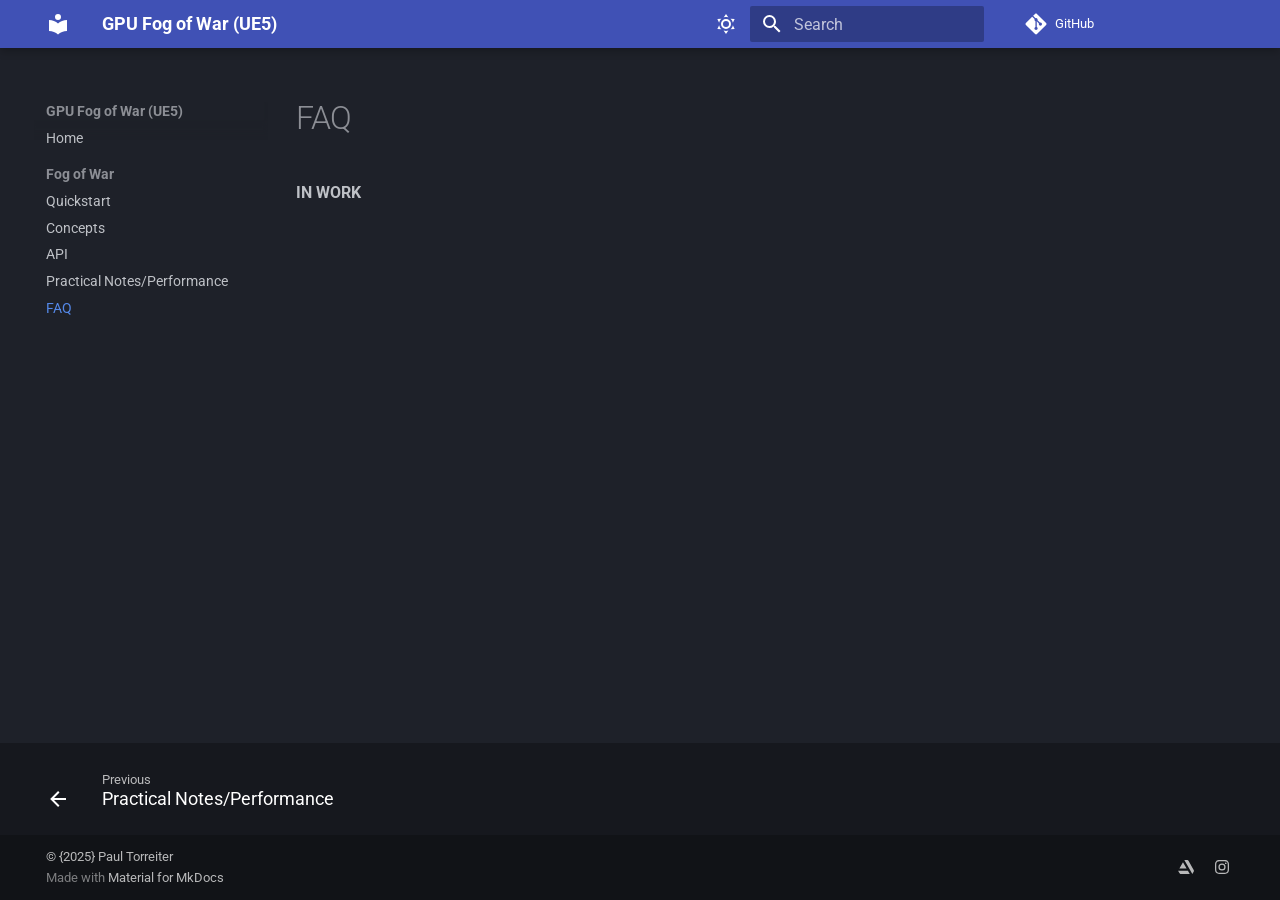
<file: fog-of-war/faq/index.html>
<!DOCTYPE html><html lang=en class=no-js><head><meta charset=utf-8><meta name=viewport content="width=device-width,initial-scale=1"><link href=https://sepopel.github.io/fog-of-war/faq/ rel=canonical><link href=../performance/ rel=prev><link rel=icon href=../../assets/images/favicon.png><meta name=generator content="mkdocs-1.6.1, mkdocs-material-9.7.0"><title>FAQ - GPU Fog of War (UE5)</title><link rel=stylesheet href=../../assets/stylesheets/main.618322db.min.css><link rel=stylesheet href=../../assets/stylesheets/palette.ab4e12ef.min.css><link rel=preconnect href=https://fonts.gstatic.com crossorigin><link rel=stylesheet href="https://fonts.googleapis.com/css?family=Roboto:300,300i,400,400i,700,700i%7CRoboto+Mono:400,400i,700,700i&display=fallback"><style>:root{--md-text-font:"Roboto";--md-code-font:"Roboto Mono"}</style><link rel=stylesheet href=../../styles/badges.css><script>__md_scope=new URL("../..",location),__md_hash=e=>[...e].reduce(((e,_)=>(e<<5)-e+_.charCodeAt(0)),0),__md_get=(e,_=localStorage,t=__md_scope)=>JSON.parse(_.getItem(t.pathname+"."+e)),__md_set=(e,_,t=localStorage,a=__md_scope)=>{try{t.setItem(a.pathname+"."+e,JSON.stringify(_))}catch(e){}}</script><link href=../../assets/stylesheets/glightbox.min.css rel=stylesheet><script src=../../assets/javascripts/glightbox.min.js></script><style id=glightbox-style>
            html.glightbox-open { overflow: initial; height: 100%; }
            .gslide-title { margin-top: 0px; user-select: text; }
            .gslide-desc { color: #666; user-select: text; }
            .gslide-image img { background: white; }
            .gscrollbar-fixer { padding-right: 15px; }
            .gdesc-inner { font-size: 0.75rem; }
            body[data-md-color-scheme="slate"] .gdesc-inner { background: var(--md-default-bg-color); }
            body[data-md-color-scheme="slate"] .gslide-title { color: var(--md-default-fg-color); }
            body[data-md-color-scheme="slate"] .gslide-desc { color: var(--md-default-fg-color); }
        </style></head> <body dir=ltr data-md-color-scheme=slate data-md-color-primary=indigo data-md-color-accent=pink> <input class=md-toggle data-md-toggle=drawer type=checkbox id=__drawer autocomplete=off> <input class=md-toggle data-md-toggle=search type=checkbox id=__search autocomplete=off> <label class=md-overlay for=__drawer></label> <div data-md-component=skip> <a href=#faq class=md-skip> Skip to content </a> </div> <div data-md-component=announce> </div> <header class="md-header md-header--shadow" data-md-component=header> <nav class="md-header__inner md-grid" aria-label=Header> <a href=../.. title="GPU Fog of War (UE5)" class="md-header__button md-logo" aria-label="GPU Fog of War (UE5)" data-md-component=logo> <svg xmlns=http://www.w3.org/2000/svg viewbox="0 0 24 24"><path d="M12 8a3 3 0 0 0 3-3 3 3 0 0 0-3-3 3 3 0 0 0-3 3 3 3 0 0 0 3 3m0 3.54C9.64 9.35 6.5 8 3 8v11c3.5 0 6.64 1.35 9 3.54 2.36-2.19 5.5-3.54 9-3.54V8c-3.5 0-6.64 1.35-9 3.54"></path></svg> </a> <label class="md-header__button md-icon" for=__drawer> <svg xmlns=http://www.w3.org/2000/svg viewbox="0 0 24 24"><path d="M3 6h18v2H3zm0 5h18v2H3zm0 5h18v2H3z"></path></svg> </label> <div class=md-header__title data-md-component=header-title> <div class=md-header__ellipsis> <div class=md-header__topic> <span class=md-ellipsis> GPU Fog of War (UE5) </span> </div> <div class=md-header__topic data-md-component=header-topic> <span class=md-ellipsis> FAQ </span> </div> </div> </div> <form class=md-header__option data-md-component=palette> <input class=md-option data-md-color-media data-md-color-scheme=slate data-md-color-primary=indigo data-md-color-accent=pink aria-label="Switch to light mode" type=radio name=__palette id=__palette_0> <label class="md-header__button md-icon" title="Switch to light mode" for=__palette_1 hidden> <svg xmlns=http://www.w3.org/2000/svg viewbox="0 0 24 24"><path d="M12 7a5 5 0 0 1 5 5 5 5 0 0 1-5 5 5 5 0 0 1-5-5 5 5 0 0 1 5-5m0 2a3 3 0 0 0-3 3 3 3 0 0 0 3 3 3 3 0 0 0 3-3 3 3 0 0 0-3-3m0-7 2.39 3.42C13.65 5.15 12.84 5 12 5s-1.65.15-2.39.42zM3.34 7l4.16-.35A7.2 7.2 0 0 0 5.94 8.5c-.44.74-.69 1.5-.83 2.29zm.02 10 1.76-3.77a7.131 7.131 0 0 0 2.38 4.14zM20.65 7l-1.77 3.79a7.02 7.02 0 0 0-2.38-4.15zm-.01 10-4.14.36c.59-.51 1.12-1.14 1.54-1.86.42-.73.69-1.5.83-2.29zM12 22l-2.41-3.44c.74.27 1.55.44 2.41.44.82 0 1.63-.17 2.37-.44z"></path></svg> </label> <input class=md-option data-md-color-media data-md-color-scheme=default data-md-color-primary=indigo data-md-color-accent=pink aria-label="Switch to dark mode" type=radio name=__palette id=__palette_1> <label class="md-header__button md-icon" title="Switch to dark mode" for=__palette_0 hidden> <svg xmlns=http://www.w3.org/2000/svg viewbox="0 0 24 24"><path d="m17.75 4.09-2.53 1.94.91 3.06-2.63-1.81-2.63 1.81.91-3.06-2.53-1.94L12.44 4l1.06-3 1.06 3zm3.5 6.91-1.64 1.25.59 1.98-1.7-1.17-1.7 1.17.59-1.98L15.75 11l2.06-.05L18.5 9l.69 1.95zm-2.28 4.95c.83-.08 1.72 1.1 1.19 1.85-.32.45-.66.87-1.08 1.27C15.17 23 8.84 23 4.94 19.07c-3.91-3.9-3.91-10.24 0-14.14.4-.4.82-.76 1.27-1.08.75-.53 1.93.36 1.85 1.19-.27 2.86.69 5.83 2.89 8.02a9.96 9.96 0 0 0 8.02 2.89m-1.64 2.02a12.08 12.08 0 0 1-7.8-3.47c-2.17-2.19-3.33-5-3.49-7.82-2.81 3.14-2.7 7.96.31 10.98 3.02 3.01 7.84 3.12 10.98.31"></path></svg> </label> </form> <script>var palette=__md_get("__palette");if(palette&&palette.color){if("(prefers-color-scheme)"===palette.color.media){var media=matchMedia("(prefers-color-scheme: light)"),input=document.querySelector(media.matches?"[data-md-color-media='(prefers-color-scheme: light)']":"[data-md-color-media='(prefers-color-scheme: dark)']");palette.color.media=input.getAttribute("data-md-color-media"),palette.color.scheme=input.getAttribute("data-md-color-scheme"),palette.color.primary=input.getAttribute("data-md-color-primary"),palette.color.accent=input.getAttribute("data-md-color-accent")}for(var[key,value]of Object.entries(palette.color))document.body.setAttribute("data-md-color-"+key,value)}</script> <label class="md-header__button md-icon" for=__search> <svg xmlns=http://www.w3.org/2000/svg viewbox="0 0 24 24"><path d="M9.5 3A6.5 6.5 0 0 1 16 9.5c0 1.61-.59 3.09-1.56 4.23l.27.27h.79l5 5-1.5 1.5-5-5v-.79l-.27-.27A6.52 6.52 0 0 1 9.5 16 6.5 6.5 0 0 1 3 9.5 6.5 6.5 0 0 1 9.5 3m0 2C7 5 5 7 5 9.5S7 14 9.5 14 14 12 14 9.5 12 5 9.5 5"></path></svg> </label> <div class=md-search data-md-component=search role=dialog> <label class=md-search__overlay for=__search></label> <div class=md-search__inner role=search> <form class=md-search__form name=search> <input type=text class=md-search__input name=query aria-label=Search placeholder=Search autocapitalize=off autocorrect=off autocomplete=off spellcheck=false data-md-component=search-query required> <label class="md-search__icon md-icon" for=__search> <svg xmlns=http://www.w3.org/2000/svg viewbox="0 0 24 24"><path d="M9.5 3A6.5 6.5 0 0 1 16 9.5c0 1.61-.59 3.09-1.56 4.23l.27.27h.79l5 5-1.5 1.5-5-5v-.79l-.27-.27A6.52 6.52 0 0 1 9.5 16 6.5 6.5 0 0 1 3 9.5 6.5 6.5 0 0 1 9.5 3m0 2C7 5 5 7 5 9.5S7 14 9.5 14 14 12 14 9.5 12 5 9.5 5"></path></svg> <svg xmlns=http://www.w3.org/2000/svg viewbox="0 0 24 24"><path d="M20 11v2H8l5.5 5.5-1.42 1.42L4.16 12l7.92-7.92L13.5 5.5 8 11z"></path></svg> </label> <nav class=md-search__options aria-label=Search> <button type=reset class="md-search__icon md-icon" title=Clear aria-label=Clear tabindex=-1> <svg xmlns=http://www.w3.org/2000/svg viewbox="0 0 24 24"><path d="M19 6.41 17.59 5 12 10.59 6.41 5 5 6.41 10.59 12 5 17.59 6.41 19 12 13.41 17.59 19 19 17.59 13.41 12z"></path></svg> </button> </nav> <div class=md-search__suggest data-md-component=search-suggest></div> </form> <div class=md-search__output> <div class=md-search__scrollwrap tabindex=0 data-md-scrollfix> <div class=md-search-result data-md-component=search-result> <div class=md-search-result__meta> Initializing search </div> <ol class=md-search-result__list role=presentation></ol> </div> </div> </div> </div> </div> <div class=md-header__source> <a href=https://github.com/sePopel/sePopel.github.io title="Go to repository" class=md-source data-md-component=source> <div class="md-source__icon md-icon"> <svg xmlns=http://www.w3.org/2000/svg viewbox="0 0 448 512"><!-- Font Awesome Free 7.1.0 by @fontawesome - https://fontawesome.com License - https://fontawesome.com/license/free (Icons: CC BY 4.0, Fonts: SIL OFL 1.1, Code: MIT License) Copyright 2025 Fonticons, Inc.--><path d="M439.6 236.1 244 40.5c-5.4-5.5-12.8-8.5-20.4-8.5s-15 3-20.4 8.4L162.5 81l51.5 51.5c27.1-9.1 52.7 16.8 43.4 43.7l49.7 49.7c34.2-11.8 61.2 31 35.5 56.7-26.5 26.5-70.2-2.9-56-37.3L240.3 199v121.9c25.3 12.5 22.3 41.8 9.1 55-6.4 6.4-15.2 10.1-24.3 10.1s-17.8-3.6-24.3-10.1c-17.6-17.6-11.1-46.9 11.2-56v-123c-20.8-8.5-24.6-30.7-18.6-45L142.6 101 8.5 235.1C3 240.6 0 247.9 0 255.5s3 15 8.5 20.4l195.6 195.7c5.4 5.4 12.7 8.4 20.4 8.4s15-3 20.4-8.4l194.7-194.7c5.4-5.4 8.4-12.8 8.4-20.4s-3-15-8.4-20.4"></path></svg> </div> <div class=md-source__repository> GitHub </div> </a> </div> </nav> </header> <div class=md-container data-md-component=container> <main class=md-main data-md-component=main> <div class="md-main__inner md-grid"> <div class="md-sidebar md-sidebar--primary" data-md-component=sidebar data-md-type=navigation> <div class=md-sidebar__scrollwrap> <div class=md-sidebar__inner> <nav class="md-nav md-nav--primary" aria-label=Navigation data-md-level=0> <label class=md-nav__title for=__drawer> <a href=../.. title="GPU Fog of War (UE5)" class="md-nav__button md-logo" aria-label="GPU Fog of War (UE5)" data-md-component=logo> <svg xmlns=http://www.w3.org/2000/svg viewbox="0 0 24 24"><path d="M12 8a3 3 0 0 0 3-3 3 3 0 0 0-3-3 3 3 0 0 0-3 3 3 3 0 0 0 3 3m0 3.54C9.64 9.35 6.5 8 3 8v11c3.5 0 6.64 1.35 9 3.54 2.36-2.19 5.5-3.54 9-3.54V8c-3.5 0-6.64 1.35-9 3.54"></path></svg> </a> GPU Fog of War (UE5) </label> <div class=md-nav__source> <a href=https://github.com/sePopel/sePopel.github.io title="Go to repository" class=md-source data-md-component=source> <div class="md-source__icon md-icon"> <svg xmlns=http://www.w3.org/2000/svg viewbox="0 0 448 512"><!-- Font Awesome Free 7.1.0 by @fontawesome - https://fontawesome.com License - https://fontawesome.com/license/free (Icons: CC BY 4.0, Fonts: SIL OFL 1.1, Code: MIT License) Copyright 2025 Fonticons, Inc.--><path d="M439.6 236.1 244 40.5c-5.4-5.5-12.8-8.5-20.4-8.5s-15 3-20.4 8.4L162.5 81l51.5 51.5c27.1-9.1 52.7 16.8 43.4 43.7l49.7 49.7c34.2-11.8 61.2 31 35.5 56.7-26.5 26.5-70.2-2.9-56-37.3L240.3 199v121.9c25.3 12.5 22.3 41.8 9.1 55-6.4 6.4-15.2 10.1-24.3 10.1s-17.8-3.6-24.3-10.1c-17.6-17.6-11.1-46.9 11.2-56v-123c-20.8-8.5-24.6-30.7-18.6-45L142.6 101 8.5 235.1C3 240.6 0 247.9 0 255.5s3 15 8.5 20.4l195.6 195.7c5.4 5.4 12.7 8.4 20.4 8.4s15-3 20.4-8.4l194.7-194.7c5.4-5.4 8.4-12.8 8.4-20.4s-3-15-8.4-20.4"></path></svg> </div> <div class=md-source__repository> GitHub </div> </a> </div> <ul class=md-nav__list data-md-scrollfix> <li class=md-nav__item> <a href=../.. class=md-nav__link> <span class=md-ellipsis> Home </span> </a> </li> <li class="md-nav__item md-nav__item--active md-nav__item--section md-nav__item--nested"> <input class="md-nav__toggle md-toggle " type=checkbox id=__nav_2 checked> <label class=md-nav__link for=__nav_2 id=__nav_2_label tabindex> <span class=md-ellipsis> Fog of War </span> <span class="md-nav__icon md-icon"></span> </label> <nav class=md-nav data-md-level=1 aria-labelledby=__nav_2_label aria-expanded=true> <label class=md-nav__title for=__nav_2> <span class="md-nav__icon md-icon"></span> Fog of War </label> <ul class=md-nav__list data-md-scrollfix> <li class=md-nav__item> <a href=../quickstart/ class=md-nav__link> <span class=md-ellipsis> Quickstart </span> </a> </li> <li class=md-nav__item> <a href=../concepts/ class=md-nav__link> <span class=md-ellipsis> Concepts </span> </a> </li> <li class=md-nav__item> <a href=../api/ class=md-nav__link> <span class=md-ellipsis> API </span> </a> </li> <li class=md-nav__item> <a href=../performance/ class=md-nav__link> <span class=md-ellipsis> Practical Notes/Performance </span> </a> </li> <li class="md-nav__item md-nav__item--active"> <input class="md-nav__toggle md-toggle" type=checkbox id=__toc> <a href=./ class="md-nav__link md-nav__link--active"> <span class=md-ellipsis> FAQ </span> </a> </li> </ul> </nav> </li> </ul> </nav> </div> </div> </div> <div class="md-sidebar md-sidebar--secondary" data-md-component=sidebar data-md-type=toc> <div class=md-sidebar__scrollwrap> <div class=md-sidebar__inner> <nav class="md-nav md-nav--secondary" aria-label="Table of contents"> </nav> </div> </div> </div> <div class=md-content data-md-component=content> <article class="md-content__inner md-typeset"> <h1 id=faq>FAQ</h1> <p><strong>IN WORK</strong> </p> </article> </div> <script>var target=document.getElementById(location.hash.slice(1));target&&target.name&&(target.checked=target.name.startsWith("__tabbed_"))</script> </div> </main> <footer class=md-footer> <nav class="md-footer__inner md-grid" aria-label=Footer> <a href=../performance/ class="md-footer__link md-footer__link--prev" aria-label="Previous: Practical Notes/Performance"> <div class="md-footer__button md-icon"> <svg xmlns=http://www.w3.org/2000/svg viewbox="0 0 24 24"><path d="M20 11v2H8l5.5 5.5-1.42 1.42L4.16 12l7.92-7.92L13.5 5.5 8 11z"></path></svg> </div> <div class=md-footer__title> <span class=md-footer__direction> Previous </span> <div class=md-ellipsis> Practical Notes/Performance </div> </div> </a> </nav> <div class="md-footer-meta md-typeset"> <div class="md-footer-meta__inner md-grid"> <div class=md-copyright> <div class=md-copyright__highlight> © {2025} Paul Torreiter </div> Made with <a href=https://squidfunk.github.io/mkdocs-material/ target=_blank rel=noopener> Material for MkDocs </a> </div> <div class=md-social> <a href=https://www.artstation.com/paultorreiter target=_blank rel=noopener title=www.artstation.com class=md-social__link> <svg xmlns=http://www.w3.org/2000/svg viewbox="0 0 512 512"><!-- Font Awesome Free 7.1.0 by @fontawesome - https://fontawesome.com License - https://fontawesome.com/license/free (Icons: CC BY 4.0, Fonts: SIL OFL 1.1, Code: MIT License) Copyright 2025 Fonticons, Inc.--><path d="m2.1 377.4 43 74.3c4.3 8.5 10.8 15.7 18.9 20.7s17.4 7.6 27 7.6h285.4l-59.2-102.6zM501.9 350 335.7 59.3c-4.4-8.2-10.9-15.1-18.9-20S299.7 32 290.4 32H202l257.3 447.6 40.7-70.5c1.9-3.2 21-29.7 2-59.1zm-226.7-45.5-115.5-200-115.5 200z"></path></svg> </a> <a href=https://www.instagram.com/powedl/ target=_blank rel=noopener title=www.instagram.com class=md-social__link> <svg xmlns=http://www.w3.org/2000/svg viewbox="0 0 448 512"><!-- Font Awesome Free 7.1.0 by @fontawesome - https://fontawesome.com License - https://fontawesome.com/license/free (Icons: CC BY 4.0, Fonts: SIL OFL 1.1, Code: MIT License) Copyright 2025 Fonticons, Inc.--><path d="M224.3 141a115 115 0 1 0-.6 230 115 115 0 1 0 .6-230m-.6 40.4a74.6 74.6 0 1 1 .6 149.2 74.6 74.6 0 1 1-.6-149.2m93.4-45.1a26.8 26.8 0 1 1 53.6 0 26.8 26.8 0 1 1-53.6 0m129.7 27.2c-1.7-35.9-9.9-67.7-36.2-93.9-26.2-26.2-58-34.4-93.9-36.2-37-2.1-147.9-2.1-184.9 0-35.8 1.7-67.6 9.9-93.9 36.1s-34.4 58-36.2 93.9c-2.1 37-2.1 147.9 0 184.9 1.7 35.9 9.9 67.7 36.2 93.9s58 34.4 93.9 36.2c37 2.1 147.9 2.1 184.9 0 35.9-1.7 67.7-9.9 93.9-36.2 26.2-26.2 34.4-58 36.2-93.9 2.1-37 2.1-147.8 0-184.8M399 388c-7.8 19.6-22.9 34.7-42.6 42.6-29.5 11.7-99.5 9-132.1 9s-102.7 2.6-132.1-9c-19.6-7.8-34.7-22.9-42.6-42.6-11.7-29.5-9-99.5-9-132.1s-2.6-102.7 9-132.1c7.8-19.6 22.9-34.7 42.6-42.6 29.5-11.7 99.5-9 132.1-9s102.7-2.6 132.1 9c19.6 7.8 34.7 22.9 42.6 42.6 11.7 29.5 9 99.5 9 132.1s2.7 102.7-9 132.1"></path></svg> </a> </div> </div> </div> </footer> </div> <div class=md-dialog data-md-component=dialog> <div class="md-dialog__inner md-typeset"></div> </div> <script id=__config type=application/json>{"annotate": null, "base": "../..", "features": ["navigation.sections", "navigation.tracking", "content.code.copy", "navigation.footer", "search.highlight", "search.suggest"], "search": "../../assets/javascripts/workers/search.7a47a382.min.js", "tags": null, "translations": {"clipboard.copied": "Copied to clipboard", "clipboard.copy": "Copy to clipboard", "search.result.more.one": "1 more on this page", "search.result.more.other": "# more on this page", "search.result.none": "No matching documents", "search.result.one": "1 matching document", "search.result.other": "# matching documents", "search.result.placeholder": "Type to start searching", "search.result.term.missing": "Missing", "select.version": "Select version"}, "version": null}</script> <script src=../../assets/javascripts/bundle.e71a0d61.min.js></script> <script id=init-glightbox>const lightbox = GLightbox({"touchNavigation": true, "loop": false, "zoomable": true, "draggable": true, "openEffect": "zoom", "closeEffect": "zoom", "slideEffect": "slide"});
document$.subscribe(()=>{ lightbox.reload(); });
</script></body></html>
</file>
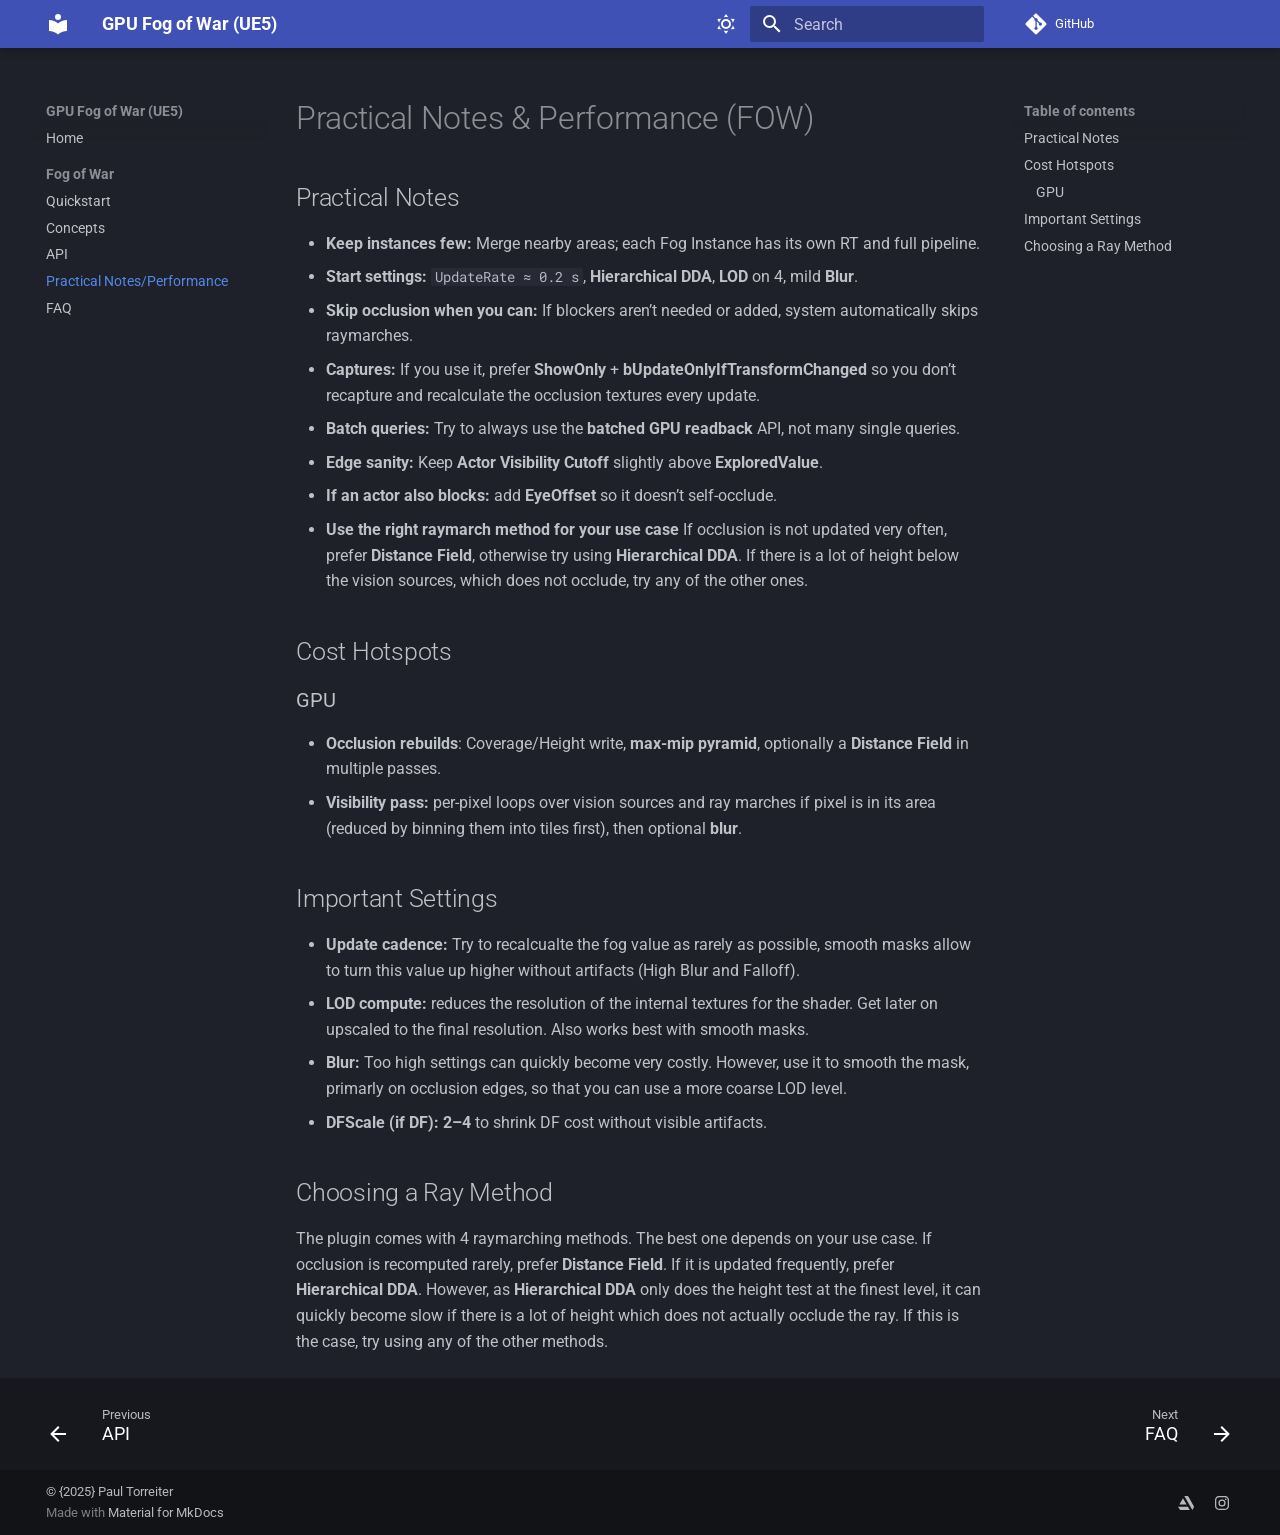
<file: fog-of-war/performance/index.html>
<!DOCTYPE html><html lang=en class=no-js><head><meta charset=utf-8><meta name=viewport content="width=device-width,initial-scale=1"><link href=https://sepopel.github.io/fog-of-war/performance/ rel=canonical><link href=../api/ rel=prev><link href=../faq/ rel=next><link rel=icon href=../../assets/images/favicon.png><meta name=generator content="mkdocs-1.6.1, mkdocs-material-9.7.0"><title>Practical Notes/Performance - GPU Fog of War (UE5)</title><link rel=stylesheet href=../../assets/stylesheets/main.618322db.min.css><link rel=stylesheet href=../../assets/stylesheets/palette.ab4e12ef.min.css><link rel=preconnect href=https://fonts.gstatic.com crossorigin><link rel=stylesheet href="https://fonts.googleapis.com/css?family=Roboto:300,300i,400,400i,700,700i%7CRoboto+Mono:400,400i,700,700i&display=fallback"><style>:root{--md-text-font:"Roboto";--md-code-font:"Roboto Mono"}</style><link rel=stylesheet href=../../styles/badges.css><script>__md_scope=new URL("../..",location),__md_hash=e=>[...e].reduce(((e,_)=>(e<<5)-e+_.charCodeAt(0)),0),__md_get=(e,_=localStorage,t=__md_scope)=>JSON.parse(_.getItem(t.pathname+"."+e)),__md_set=(e,_,t=localStorage,a=__md_scope)=>{try{t.setItem(a.pathname+"."+e,JSON.stringify(_))}catch(e){}}</script><link href=../../assets/stylesheets/glightbox.min.css rel=stylesheet><script src=../../assets/javascripts/glightbox.min.js></script><style id=glightbox-style>
            html.glightbox-open { overflow: initial; height: 100%; }
            .gslide-title { margin-top: 0px; user-select: text; }
            .gslide-desc { color: #666; user-select: text; }
            .gslide-image img { background: white; }
            .gscrollbar-fixer { padding-right: 15px; }
            .gdesc-inner { font-size: 0.75rem; }
            body[data-md-color-scheme="slate"] .gdesc-inner { background: var(--md-default-bg-color); }
            body[data-md-color-scheme="slate"] .gslide-title { color: var(--md-default-fg-color); }
            body[data-md-color-scheme="slate"] .gslide-desc { color: var(--md-default-fg-color); }
        </style></head> <body dir=ltr data-md-color-scheme=slate data-md-color-primary=indigo data-md-color-accent=pink> <input class=md-toggle data-md-toggle=drawer type=checkbox id=__drawer autocomplete=off> <input class=md-toggle data-md-toggle=search type=checkbox id=__search autocomplete=off> <label class=md-overlay for=__drawer></label> <div data-md-component=skip> <a href=#practical-notes-performance-fow class=md-skip> Skip to content </a> </div> <div data-md-component=announce> </div> <header class="md-header md-header--shadow" data-md-component=header> <nav class="md-header__inner md-grid" aria-label=Header> <a href=../.. title="GPU Fog of War (UE5)" class="md-header__button md-logo" aria-label="GPU Fog of War (UE5)" data-md-component=logo> <svg xmlns=http://www.w3.org/2000/svg viewbox="0 0 24 24"><path d="M12 8a3 3 0 0 0 3-3 3 3 0 0 0-3-3 3 3 0 0 0-3 3 3 3 0 0 0 3 3m0 3.54C9.64 9.35 6.5 8 3 8v11c3.5 0 6.64 1.35 9 3.54 2.36-2.19 5.5-3.54 9-3.54V8c-3.5 0-6.64 1.35-9 3.54"></path></svg> </a> <label class="md-header__button md-icon" for=__drawer> <svg xmlns=http://www.w3.org/2000/svg viewbox="0 0 24 24"><path d="M3 6h18v2H3zm0 5h18v2H3zm0 5h18v2H3z"></path></svg> </label> <div class=md-header__title data-md-component=header-title> <div class=md-header__ellipsis> <div class=md-header__topic> <span class=md-ellipsis> GPU Fog of War (UE5) </span> </div> <div class=md-header__topic data-md-component=header-topic> <span class=md-ellipsis> Practical Notes/Performance </span> </div> </div> </div> <form class=md-header__option data-md-component=palette> <input class=md-option data-md-color-media data-md-color-scheme=slate data-md-color-primary=indigo data-md-color-accent=pink aria-label="Switch to light mode" type=radio name=__palette id=__palette_0> <label class="md-header__button md-icon" title="Switch to light mode" for=__palette_1 hidden> <svg xmlns=http://www.w3.org/2000/svg viewbox="0 0 24 24"><path d="M12 7a5 5 0 0 1 5 5 5 5 0 0 1-5 5 5 5 0 0 1-5-5 5 5 0 0 1 5-5m0 2a3 3 0 0 0-3 3 3 3 0 0 0 3 3 3 3 0 0 0 3-3 3 3 0 0 0-3-3m0-7 2.39 3.42C13.65 5.15 12.84 5 12 5s-1.65.15-2.39.42zM3.34 7l4.16-.35A7.2 7.2 0 0 0 5.94 8.5c-.44.74-.69 1.5-.83 2.29zm.02 10 1.76-3.77a7.131 7.131 0 0 0 2.38 4.14zM20.65 7l-1.77 3.79a7.02 7.02 0 0 0-2.38-4.15zm-.01 10-4.14.36c.59-.51 1.12-1.14 1.54-1.86.42-.73.69-1.5.83-2.29zM12 22l-2.41-3.44c.74.27 1.55.44 2.41.44.82 0 1.63-.17 2.37-.44z"></path></svg> </label> <input class=md-option data-md-color-media data-md-color-scheme=default data-md-color-primary=indigo data-md-color-accent=pink aria-label="Switch to dark mode" type=radio name=__palette id=__palette_1> <label class="md-header__button md-icon" title="Switch to dark mode" for=__palette_0 hidden> <svg xmlns=http://www.w3.org/2000/svg viewbox="0 0 24 24"><path d="m17.75 4.09-2.53 1.94.91 3.06-2.63-1.81-2.63 1.81.91-3.06-2.53-1.94L12.44 4l1.06-3 1.06 3zm3.5 6.91-1.64 1.25.59 1.98-1.7-1.17-1.7 1.17.59-1.98L15.75 11l2.06-.05L18.5 9l.69 1.95zm-2.28 4.95c.83-.08 1.72 1.1 1.19 1.85-.32.45-.66.87-1.08 1.27C15.17 23 8.84 23 4.94 19.07c-3.91-3.9-3.91-10.24 0-14.14.4-.4.82-.76 1.27-1.08.75-.53 1.93.36 1.85 1.19-.27 2.86.69 5.83 2.89 8.02a9.96 9.96 0 0 0 8.02 2.89m-1.64 2.02a12.08 12.08 0 0 1-7.8-3.47c-2.17-2.19-3.33-5-3.49-7.82-2.81 3.14-2.7 7.96.31 10.98 3.02 3.01 7.84 3.12 10.98.31"></path></svg> </label> </form> <script>var palette=__md_get("__palette");if(palette&&palette.color){if("(prefers-color-scheme)"===palette.color.media){var media=matchMedia("(prefers-color-scheme: light)"),input=document.querySelector(media.matches?"[data-md-color-media='(prefers-color-scheme: light)']":"[data-md-color-media='(prefers-color-scheme: dark)']");palette.color.media=input.getAttribute("data-md-color-media"),palette.color.scheme=input.getAttribute("data-md-color-scheme"),palette.color.primary=input.getAttribute("data-md-color-primary"),palette.color.accent=input.getAttribute("data-md-color-accent")}for(var[key,value]of Object.entries(palette.color))document.body.setAttribute("data-md-color-"+key,value)}</script> <label class="md-header__button md-icon" for=__search> <svg xmlns=http://www.w3.org/2000/svg viewbox="0 0 24 24"><path d="M9.5 3A6.5 6.5 0 0 1 16 9.5c0 1.61-.59 3.09-1.56 4.23l.27.27h.79l5 5-1.5 1.5-5-5v-.79l-.27-.27A6.52 6.52 0 0 1 9.5 16 6.5 6.5 0 0 1 3 9.5 6.5 6.5 0 0 1 9.5 3m0 2C7 5 5 7 5 9.5S7 14 9.5 14 14 12 14 9.5 12 5 9.5 5"></path></svg> </label> <div class=md-search data-md-component=search role=dialog> <label class=md-search__overlay for=__search></label> <div class=md-search__inner role=search> <form class=md-search__form name=search> <input type=text class=md-search__input name=query aria-label=Search placeholder=Search autocapitalize=off autocorrect=off autocomplete=off spellcheck=false data-md-component=search-query required> <label class="md-search__icon md-icon" for=__search> <svg xmlns=http://www.w3.org/2000/svg viewbox="0 0 24 24"><path d="M9.5 3A6.5 6.5 0 0 1 16 9.5c0 1.61-.59 3.09-1.56 4.23l.27.27h.79l5 5-1.5 1.5-5-5v-.79l-.27-.27A6.52 6.52 0 0 1 9.5 16 6.5 6.5 0 0 1 3 9.5 6.5 6.5 0 0 1 9.5 3m0 2C7 5 5 7 5 9.5S7 14 9.5 14 14 12 14 9.5 12 5 9.5 5"></path></svg> <svg xmlns=http://www.w3.org/2000/svg viewbox="0 0 24 24"><path d="M20 11v2H8l5.5 5.5-1.42 1.42L4.16 12l7.92-7.92L13.5 5.5 8 11z"></path></svg> </label> <nav class=md-search__options aria-label=Search> <button type=reset class="md-search__icon md-icon" title=Clear aria-label=Clear tabindex=-1> <svg xmlns=http://www.w3.org/2000/svg viewbox="0 0 24 24"><path d="M19 6.41 17.59 5 12 10.59 6.41 5 5 6.41 10.59 12 5 17.59 6.41 19 12 13.41 17.59 19 19 17.59 13.41 12z"></path></svg> </button> </nav> <div class=md-search__suggest data-md-component=search-suggest></div> </form> <div class=md-search__output> <div class=md-search__scrollwrap tabindex=0 data-md-scrollfix> <div class=md-search-result data-md-component=search-result> <div class=md-search-result__meta> Initializing search </div> <ol class=md-search-result__list role=presentation></ol> </div> </div> </div> </div> </div> <div class=md-header__source> <a href=https://github.com/sePopel/sePopel.github.io title="Go to repository" class=md-source data-md-component=source> <div class="md-source__icon md-icon"> <svg xmlns=http://www.w3.org/2000/svg viewbox="0 0 448 512"><!-- Font Awesome Free 7.1.0 by @fontawesome - https://fontawesome.com License - https://fontawesome.com/license/free (Icons: CC BY 4.0, Fonts: SIL OFL 1.1, Code: MIT License) Copyright 2025 Fonticons, Inc.--><path d="M439.6 236.1 244 40.5c-5.4-5.5-12.8-8.5-20.4-8.5s-15 3-20.4 8.4L162.5 81l51.5 51.5c27.1-9.1 52.7 16.8 43.4 43.7l49.7 49.7c34.2-11.8 61.2 31 35.5 56.7-26.5 26.5-70.2-2.9-56-37.3L240.3 199v121.9c25.3 12.5 22.3 41.8 9.1 55-6.4 6.4-15.2 10.1-24.3 10.1s-17.8-3.6-24.3-10.1c-17.6-17.6-11.1-46.9 11.2-56v-123c-20.8-8.5-24.6-30.7-18.6-45L142.6 101 8.5 235.1C3 240.6 0 247.9 0 255.5s3 15 8.5 20.4l195.6 195.7c5.4 5.4 12.7 8.4 20.4 8.4s15-3 20.4-8.4l194.7-194.7c5.4-5.4 8.4-12.8 8.4-20.4s-3-15-8.4-20.4"></path></svg> </div> <div class=md-source__repository> GitHub </div> </a> </div> </nav> </header> <div class=md-container data-md-component=container> <main class=md-main data-md-component=main> <div class="md-main__inner md-grid"> <div class="md-sidebar md-sidebar--primary" data-md-component=sidebar data-md-type=navigation> <div class=md-sidebar__scrollwrap> <div class=md-sidebar__inner> <nav class="md-nav md-nav--primary" aria-label=Navigation data-md-level=0> <label class=md-nav__title for=__drawer> <a href=../.. title="GPU Fog of War (UE5)" class="md-nav__button md-logo" aria-label="GPU Fog of War (UE5)" data-md-component=logo> <svg xmlns=http://www.w3.org/2000/svg viewbox="0 0 24 24"><path d="M12 8a3 3 0 0 0 3-3 3 3 0 0 0-3-3 3 3 0 0 0-3 3 3 3 0 0 0 3 3m0 3.54C9.64 9.35 6.5 8 3 8v11c3.5 0 6.64 1.35 9 3.54 2.36-2.19 5.5-3.54 9-3.54V8c-3.5 0-6.64 1.35-9 3.54"></path></svg> </a> GPU Fog of War (UE5) </label> <div class=md-nav__source> <a href=https://github.com/sePopel/sePopel.github.io title="Go to repository" class=md-source data-md-component=source> <div class="md-source__icon md-icon"> <svg xmlns=http://www.w3.org/2000/svg viewbox="0 0 448 512"><!-- Font Awesome Free 7.1.0 by @fontawesome - https://fontawesome.com License - https://fontawesome.com/license/free (Icons: CC BY 4.0, Fonts: SIL OFL 1.1, Code: MIT License) Copyright 2025 Fonticons, Inc.--><path d="M439.6 236.1 244 40.5c-5.4-5.5-12.8-8.5-20.4-8.5s-15 3-20.4 8.4L162.5 81l51.5 51.5c27.1-9.1 52.7 16.8 43.4 43.7l49.7 49.7c34.2-11.8 61.2 31 35.5 56.7-26.5 26.5-70.2-2.9-56-37.3L240.3 199v121.9c25.3 12.5 22.3 41.8 9.1 55-6.4 6.4-15.2 10.1-24.3 10.1s-17.8-3.6-24.3-10.1c-17.6-17.6-11.1-46.9 11.2-56v-123c-20.8-8.5-24.6-30.7-18.6-45L142.6 101 8.5 235.1C3 240.6 0 247.9 0 255.5s3 15 8.5 20.4l195.6 195.7c5.4 5.4 12.7 8.4 20.4 8.4s15-3 20.4-8.4l194.7-194.7c5.4-5.4 8.4-12.8 8.4-20.4s-3-15-8.4-20.4"></path></svg> </div> <div class=md-source__repository> GitHub </div> </a> </div> <ul class=md-nav__list data-md-scrollfix> <li class=md-nav__item> <a href=../.. class=md-nav__link> <span class=md-ellipsis> Home </span> </a> </li> <li class="md-nav__item md-nav__item--active md-nav__item--section md-nav__item--nested"> <input class="md-nav__toggle md-toggle " type=checkbox id=__nav_2 checked> <label class=md-nav__link for=__nav_2 id=__nav_2_label tabindex> <span class=md-ellipsis> Fog of War </span> <span class="md-nav__icon md-icon"></span> </label> <nav class=md-nav data-md-level=1 aria-labelledby=__nav_2_label aria-expanded=true> <label class=md-nav__title for=__nav_2> <span class="md-nav__icon md-icon"></span> Fog of War </label> <ul class=md-nav__list data-md-scrollfix> <li class=md-nav__item> <a href=../quickstart/ class=md-nav__link> <span class=md-ellipsis> Quickstart </span> </a> </li> <li class=md-nav__item> <a href=../concepts/ class=md-nav__link> <span class=md-ellipsis> Concepts </span> </a> </li> <li class=md-nav__item> <a href=../api/ class=md-nav__link> <span class=md-ellipsis> API </span> </a> </li> <li class="md-nav__item md-nav__item--active"> <input class="md-nav__toggle md-toggle" type=checkbox id=__toc> <label class="md-nav__link md-nav__link--active" for=__toc> <span class=md-ellipsis> Practical Notes/Performance </span> <span class="md-nav__icon md-icon"></span> </label> <a href=./ class="md-nav__link md-nav__link--active"> <span class=md-ellipsis> Practical Notes/Performance </span> </a> <nav class="md-nav md-nav--secondary" aria-label="Table of contents"> <label class=md-nav__title for=__toc> <span class="md-nav__icon md-icon"></span> Table of contents </label> <ul class=md-nav__list data-md-component=toc data-md-scrollfix> <li class=md-nav__item> <a href=#practical-notes class=md-nav__link> <span class=md-ellipsis> Practical Notes </span> </a> </li> <li class=md-nav__item> <a href=#cost-hotspots class=md-nav__link> <span class=md-ellipsis> Cost Hotspots </span> </a> <nav class=md-nav aria-label="Cost Hotspots"> <ul class=md-nav__list> <li class=md-nav__item> <a href=#gpu class=md-nav__link> <span class=md-ellipsis> GPU </span> </a> </li> </ul> </nav> </li> <li class=md-nav__item> <a href=#important-settings class=md-nav__link> <span class=md-ellipsis> Important Settings </span> </a> </li> <li class=md-nav__item> <a href=#choosing-a-ray-method class=md-nav__link> <span class=md-ellipsis> Choosing a Ray Method </span> </a> </li> </ul> </nav> </li> <li class=md-nav__item> <a href=../faq/ class=md-nav__link> <span class=md-ellipsis> FAQ </span> </a> </li> </ul> </nav> </li> </ul> </nav> </div> </div> </div> <div class="md-sidebar md-sidebar--secondary" data-md-component=sidebar data-md-type=toc> <div class=md-sidebar__scrollwrap> <div class=md-sidebar__inner> <nav class="md-nav md-nav--secondary" aria-label="Table of contents"> <label class=md-nav__title for=__toc> <span class="md-nav__icon md-icon"></span> Table of contents </label> <ul class=md-nav__list data-md-component=toc data-md-scrollfix> <li class=md-nav__item> <a href=#practical-notes class=md-nav__link> <span class=md-ellipsis> Practical Notes </span> </a> </li> <li class=md-nav__item> <a href=#cost-hotspots class=md-nav__link> <span class=md-ellipsis> Cost Hotspots </span> </a> <nav class=md-nav aria-label="Cost Hotspots"> <ul class=md-nav__list> <li class=md-nav__item> <a href=#gpu class=md-nav__link> <span class=md-ellipsis> GPU </span> </a> </li> </ul> </nav> </li> <li class=md-nav__item> <a href=#important-settings class=md-nav__link> <span class=md-ellipsis> Important Settings </span> </a> </li> <li class=md-nav__item> <a href=#choosing-a-ray-method class=md-nav__link> <span class=md-ellipsis> Choosing a Ray Method </span> </a> </li> </ul> </nav> </div> </div> </div> <div class=md-content data-md-component=content> <article class="md-content__inner md-typeset"> <h1 id=practical-notes-performance-fow>Practical Notes &amp; Performance (FOW)</h1> <h2 id=practical-notes>Practical Notes</h2> <ul> <li><strong>Keep instances few:</strong> Merge nearby areas; each Fog Instance has its own RT and full pipeline.</li> <li><strong>Start settings:</strong> <code>UpdateRate ≈ 0.2 s</code>, <strong>Hierarchical DDA</strong>, <strong>LOD</strong> on 4, mild <strong>Blur</strong>.</li> <li><strong>Skip occlusion when you can:</strong> If blockers aren’t needed or added, system automatically skips raymarches.</li> <li><strong>Captures:</strong> If you use it, prefer <strong>ShowOnly</strong> + <strong>bUpdateOnlyIfTransformChanged</strong> so you don’t recapture and recalculate the occlusion textures every update.</li> <li><strong>Batch queries:</strong> Try to always use the <strong>batched GPU readback</strong> API, not many single queries.</li> <li><strong>Edge sanity:</strong> Keep <strong>Actor Visibility Cutoff</strong> slightly above <strong>ExploredValue</strong>.</li> <li><strong>If an actor also blocks:</strong> add <strong>EyeOffset</strong> so it doesn’t self-occlude.</li> <li><strong>Use the right raymarch method for your use case</strong> If occlusion is not updated very often, prefer <strong>Distance Field</strong>, otherwise try using <strong>Hierarchical DDA</strong>. If there is a lot of height below the vision sources, which does not occlude, try any of the other ones.</li> </ul> <h2 id=cost-hotspots>Cost Hotspots</h2> <h3 id=gpu>GPU</h3> <ul> <li><strong>Occlusion rebuilds</strong>: Coverage/Height write, <strong>max-mip pyramid</strong>, optionally a <strong>Distance Field</strong> in multiple passes.</li> <li><strong>Visibility pass:</strong> per-pixel loops over vision sources and ray marches if pixel is in its area (reduced by binning them into tiles first), then optional <strong>blur</strong>.</li> </ul> <h2 id=important-settings>Important Settings</h2> <ul> <li><strong>Update cadence:</strong> Try to recalcualte the fog value as rarely as possible, smooth masks allow to turn this value up higher without artifacts (High Blur and Falloff).</li> <li><strong>LOD compute:</strong> reduces the resolution of the internal textures for the shader. Get later on upscaled to the final resolution. Also works best with smooth masks.</li> <li><strong>Blur:</strong> Too high settings can quickly become very costly. However, use it to smooth the mask, primarly on occlusion edges, so that you can use a more coarse LOD level.</li> <li><strong>DFScale (if DF):</strong> <strong>2–4</strong> to shrink DF cost without visible artifacts.</li> </ul> <h2 id=choosing-a-ray-method>Choosing a Ray Method</h2> <p>The plugin comes with 4 raymarching methods. The best one depends on your use case. If occlusion is recomputed rarely, prefer <strong>Distance Field</strong>. If it is updated frequently, prefer <strong>Hierarchical DDA</strong>. However, as <strong>Hierarchical DDA</strong> only does the height test at the finest level, it can quickly become slow if there is a lot of height which does not actually occlude the ray. If this is the case, try using any of the other methods.</p> <!--
---


# Profiling & Debugging (RDG Events, GPU Stats & CSV)

The FOW code already emits **RDG events** and **CSV stats**.  Here’s the minimal “how to use it”.

## Unreal Insights (RDG + GPU)
1. **Open**: `Window → Developer Tools → Unreal Insights` → **Launch`.
2. **Record**: press **Start**, move units / rebuild occlusion / run queries, then **Stop**.
3. **Inspect**:
    - Enable the **GPU** and **RDG** tracks.
    - Search `FOW` to jump to passes (e.g., `FOW_BuildTileBins`, `ComputeVisibility`, `Blur H/V`, `MergeMemory`, `ComposeFog`, `UpscaleFog`, `FOW::BuildOccluderMask`, `FOW::CovMip_*`, `FOW::DF *`, `PositionQuery`).
    - Open the **RDG Pass Graph** for pass dependencies & resource lifetimes.

## CSV Profiler (FOW category)
Console:
<div class="highlight"><pre><span></span><code>csvprofile start file=FOW_Profile.csv categories=FOW
# reproduce your scenario...
csvprofile stop
</code></pre></div>
Open the CSV in Insights or a spreadsheet. Useful columns:
`VisionCount`, `OccluderCount`, `CalcPixels`, `FullPixels`, `QueryCount`.

> CLI alternative: `-CSVCategories=FOW -CSV`

## On‑screen quick checks
- GPU timings overlay: ``stat gpu``
- One‑frame deep dive: ``profilegpu``

## Optional legacy GPU stat scopes
If desired, enable your `DECLARE_GPU_STAT_NAMED(...)` and wrap blocks with:
<div class="highlight"><pre><span></span><code><span class="n">RDG_GPU_STAT_SCOPE</span><span class="p">(</span><span class="n">GraphBuilder</span><span class="p">,</span><span class="w"> </span><span class="n">FOW_Pipeline</span><span class="p">);</span>
</code></pre></div>
(Shows under **stat gpu**.)

## Add your own labels
<div class="highlight"><pre><span></span><code><span class="n">AddPass</span><span class="p">(</span><span class="n">GraphBuilder</span><span class="p">,</span><span class="w"> </span><span class="n">RDG_EVENT_NAME</span><span class="p">(</span><span class="s">&quot;FOW::MyPass&quot;</span><span class="p">),</span><span class="w"> </span><span class="n">ERDGPassFlags</span><span class="o">::</span><span class="n">Compute</span><span class="p">,</span><span class="w"> </span><span class="err">…</span><span class="p">);</span>
<span class="n">CSV_CUSTOM_STAT</span><span class="p">(</span><span class="n">FOW</span><span class="p">,</span><span class="w"> </span><span class="n">MyCounter</span><span class="p">,</span><span class="w"> </span><span class="n">Value</span><span class="p">,</span><span class="w"> </span><span class="n">ECsvCustomStatOp</span><span class="o">::</span><span class="n">Set</span><span class="p">);</span>
</code></pre></div>
--> </article> </div> <script>var target=document.getElementById(location.hash.slice(1));target&&target.name&&(target.checked=target.name.startsWith("__tabbed_"))</script> </div> </main> <footer class=md-footer> <nav class="md-footer__inner md-grid" aria-label=Footer> <a href=../api/ class="md-footer__link md-footer__link--prev" aria-label="Previous: API"> <div class="md-footer__button md-icon"> <svg xmlns=http://www.w3.org/2000/svg viewbox="0 0 24 24"><path d="M20 11v2H8l5.5 5.5-1.42 1.42L4.16 12l7.92-7.92L13.5 5.5 8 11z"></path></svg> </div> <div class=md-footer__title> <span class=md-footer__direction> Previous </span> <div class=md-ellipsis> API </div> </div> </a> <a href=../faq/ class="md-footer__link md-footer__link--next" aria-label="Next: FAQ"> <div class=md-footer__title> <span class=md-footer__direction> Next </span> <div class=md-ellipsis> FAQ </div> </div> <div class="md-footer__button md-icon"> <svg xmlns=http://www.w3.org/2000/svg viewbox="0 0 24 24"><path d="M4 11v2h12l-5.5 5.5 1.42 1.42L19.84 12l-7.92-7.92L10.5 5.5 16 11z"></path></svg> </div> </a> </nav> <div class="md-footer-meta md-typeset"> <div class="md-footer-meta__inner md-grid"> <div class=md-copyright> <div class=md-copyright__highlight> © {2025} Paul Torreiter </div> Made with <a href=https://squidfunk.github.io/mkdocs-material/ target=_blank rel=noopener> Material for MkDocs </a> </div> <div class=md-social> <a href=https://www.artstation.com/paultorreiter target=_blank rel=noopener title=www.artstation.com class=md-social__link> <svg xmlns=http://www.w3.org/2000/svg viewbox="0 0 512 512"><!-- Font Awesome Free 7.1.0 by @fontawesome - https://fontawesome.com License - https://fontawesome.com/license/free (Icons: CC BY 4.0, Fonts: SIL OFL 1.1, Code: MIT License) Copyright 2025 Fonticons, Inc.--><path d="m2.1 377.4 43 74.3c4.3 8.5 10.8 15.7 18.9 20.7s17.4 7.6 27 7.6h285.4l-59.2-102.6zM501.9 350 335.7 59.3c-4.4-8.2-10.9-15.1-18.9-20S299.7 32 290.4 32H202l257.3 447.6 40.7-70.5c1.9-3.2 21-29.7 2-59.1zm-226.7-45.5-115.5-200-115.5 200z"></path></svg> </a> <a href=https://www.instagram.com/powedl/ target=_blank rel=noopener title=www.instagram.com class=md-social__link> <svg xmlns=http://www.w3.org/2000/svg viewbox="0 0 448 512"><!-- Font Awesome Free 7.1.0 by @fontawesome - https://fontawesome.com License - https://fontawesome.com/license/free (Icons: CC BY 4.0, Fonts: SIL OFL 1.1, Code: MIT License) Copyright 2025 Fonticons, Inc.--><path d="M224.3 141a115 115 0 1 0-.6 230 115 115 0 1 0 .6-230m-.6 40.4a74.6 74.6 0 1 1 .6 149.2 74.6 74.6 0 1 1-.6-149.2m93.4-45.1a26.8 26.8 0 1 1 53.6 0 26.8 26.8 0 1 1-53.6 0m129.7 27.2c-1.7-35.9-9.9-67.7-36.2-93.9-26.2-26.2-58-34.4-93.9-36.2-37-2.1-147.9-2.1-184.9 0-35.8 1.7-67.6 9.9-93.9 36.1s-34.4 58-36.2 93.9c-2.1 37-2.1 147.9 0 184.9 1.7 35.9 9.9 67.7 36.2 93.9s58 34.4 93.9 36.2c37 2.1 147.9 2.1 184.9 0 35.9-1.7 67.7-9.9 93.9-36.2 26.2-26.2 34.4-58 36.2-93.9 2.1-37 2.1-147.8 0-184.8M399 388c-7.8 19.6-22.9 34.7-42.6 42.6-29.5 11.7-99.5 9-132.1 9s-102.7 2.6-132.1-9c-19.6-7.8-34.7-22.9-42.6-42.6-11.7-29.5-9-99.5-9-132.1s-2.6-102.7 9-132.1c7.8-19.6 22.9-34.7 42.6-42.6 29.5-11.7 99.5-9 132.1-9s102.7-2.6 132.1 9c19.6 7.8 34.7 22.9 42.6 42.6 11.7 29.5 9 99.5 9 132.1s2.7 102.7-9 132.1"></path></svg> </a> </div> </div> </div> </footer> </div> <div class=md-dialog data-md-component=dialog> <div class="md-dialog__inner md-typeset"></div> </div> <script id=__config type=application/json>{"annotate": null, "base": "../..", "features": ["navigation.sections", "navigation.tracking", "content.code.copy", "navigation.footer", "search.highlight", "search.suggest"], "search": "../../assets/javascripts/workers/search.7a47a382.min.js", "tags": null, "translations": {"clipboard.copied": "Copied to clipboard", "clipboard.copy": "Copy to clipboard", "search.result.more.one": "1 more on this page", "search.result.more.other": "# more on this page", "search.result.none": "No matching documents", "search.result.one": "1 matching document", "search.result.other": "# matching documents", "search.result.placeholder": "Type to start searching", "search.result.term.missing": "Missing", "select.version": "Select version"}, "version": null}</script> <script src=../../assets/javascripts/bundle.e71a0d61.min.js></script> <script id=init-glightbox>const lightbox = GLightbox({"touchNavigation": true, "loop": false, "zoomable": true, "draggable": true, "openEffect": "zoom", "closeEffect": "zoom", "slideEffect": "slide"});
document$.subscribe(()=>{ lightbox.reload(); });
</script></body></html>
</file>
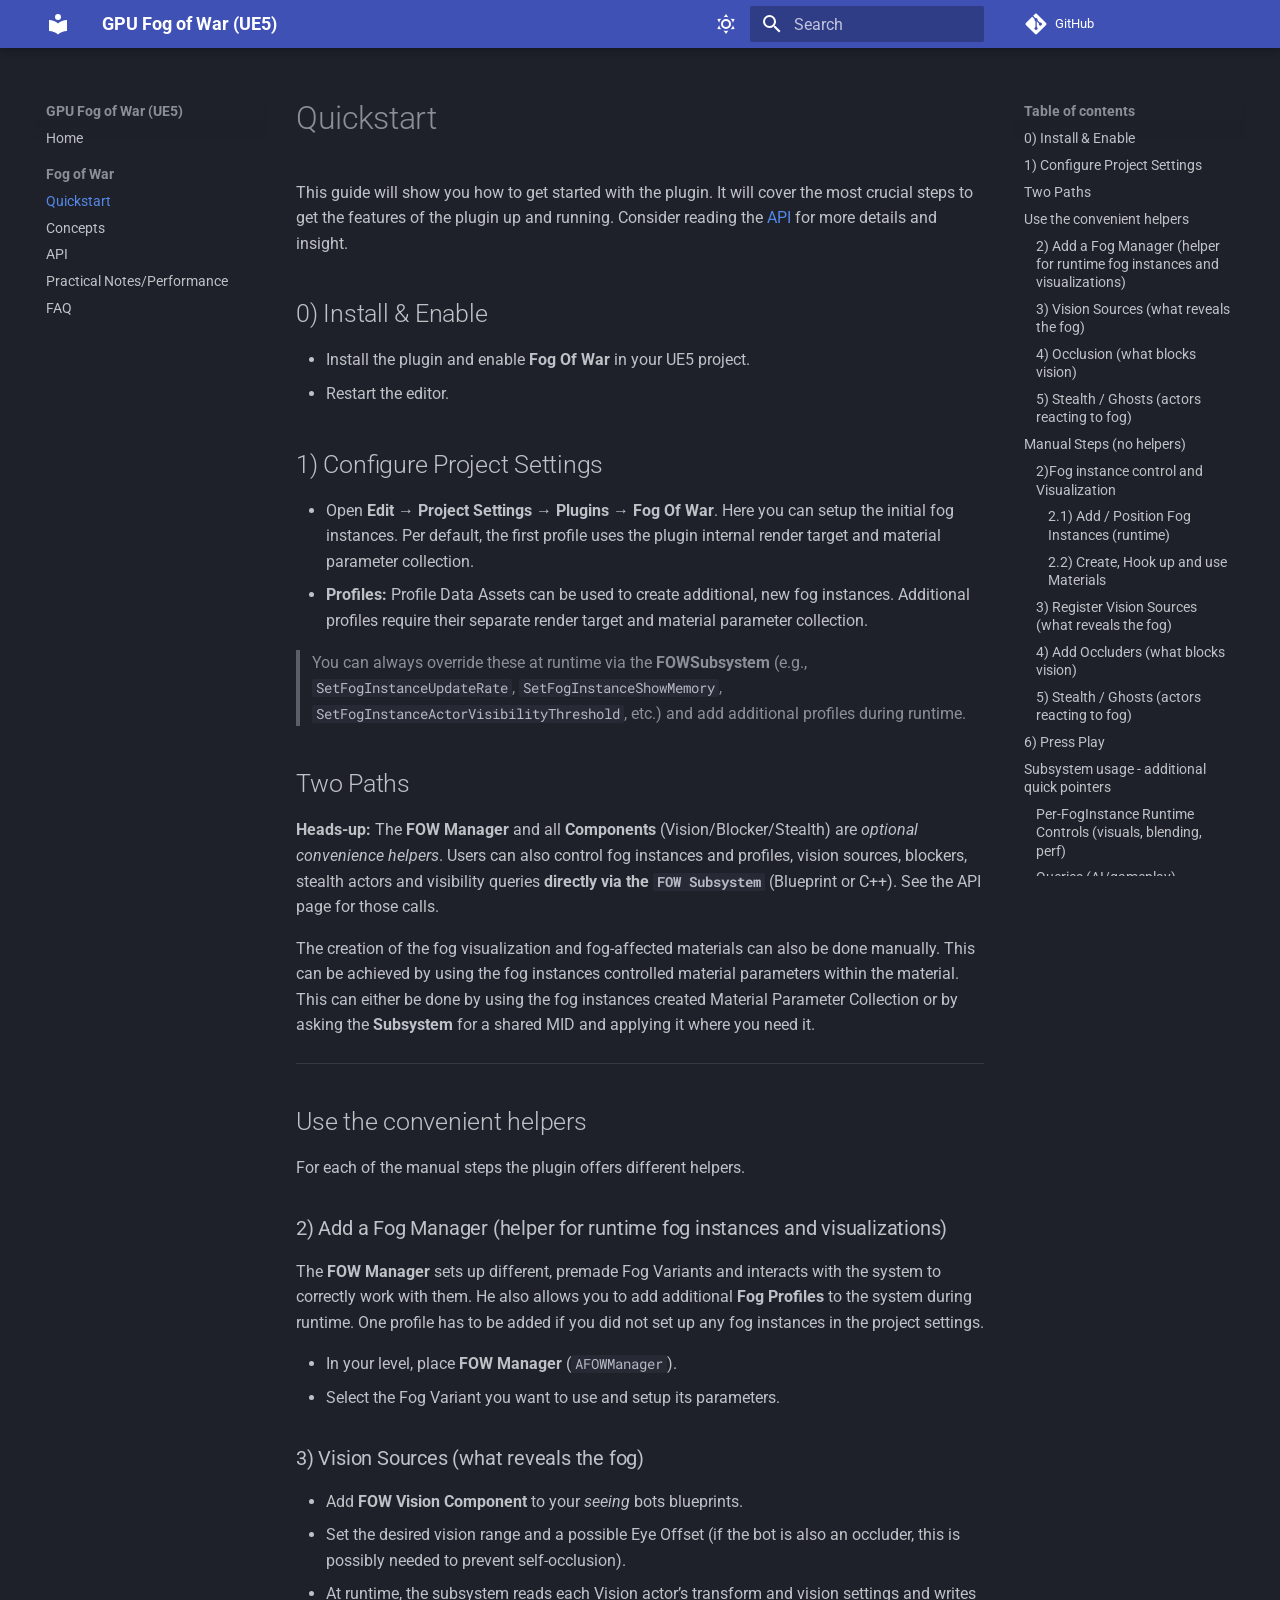
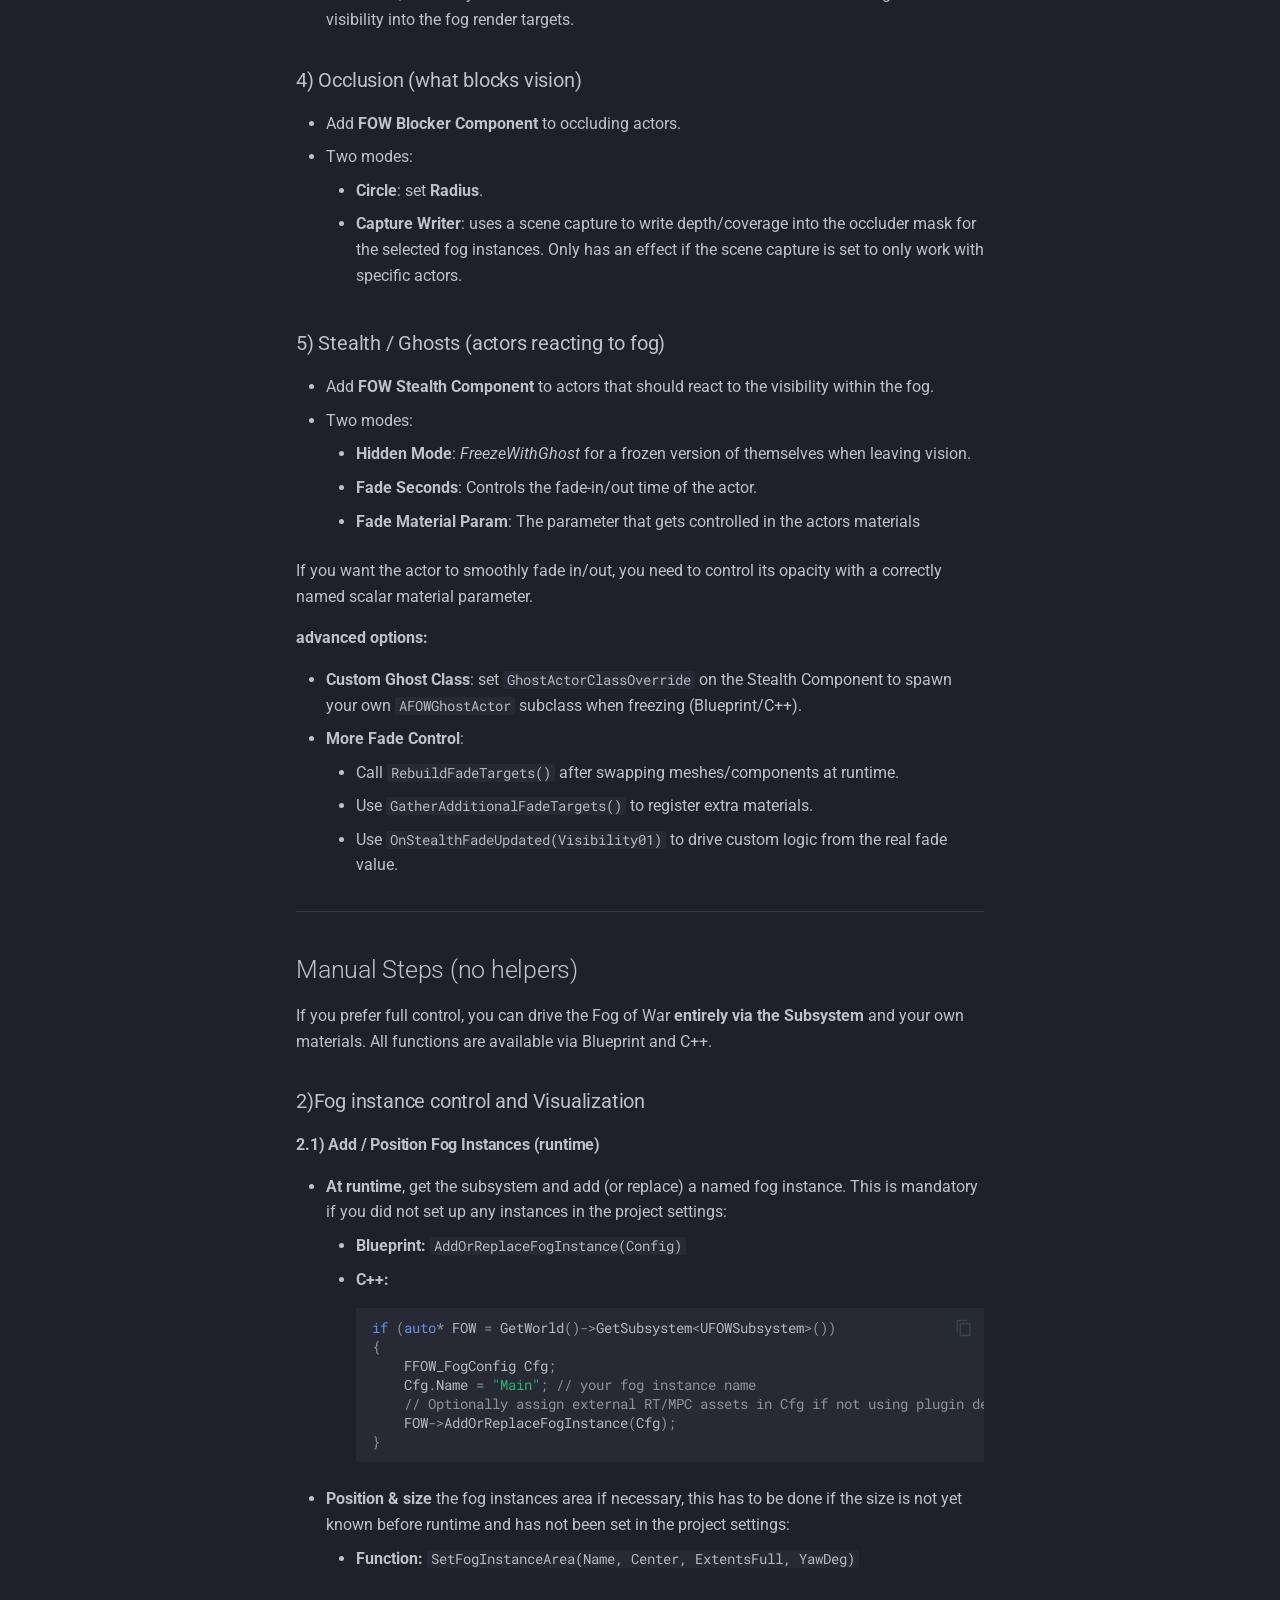
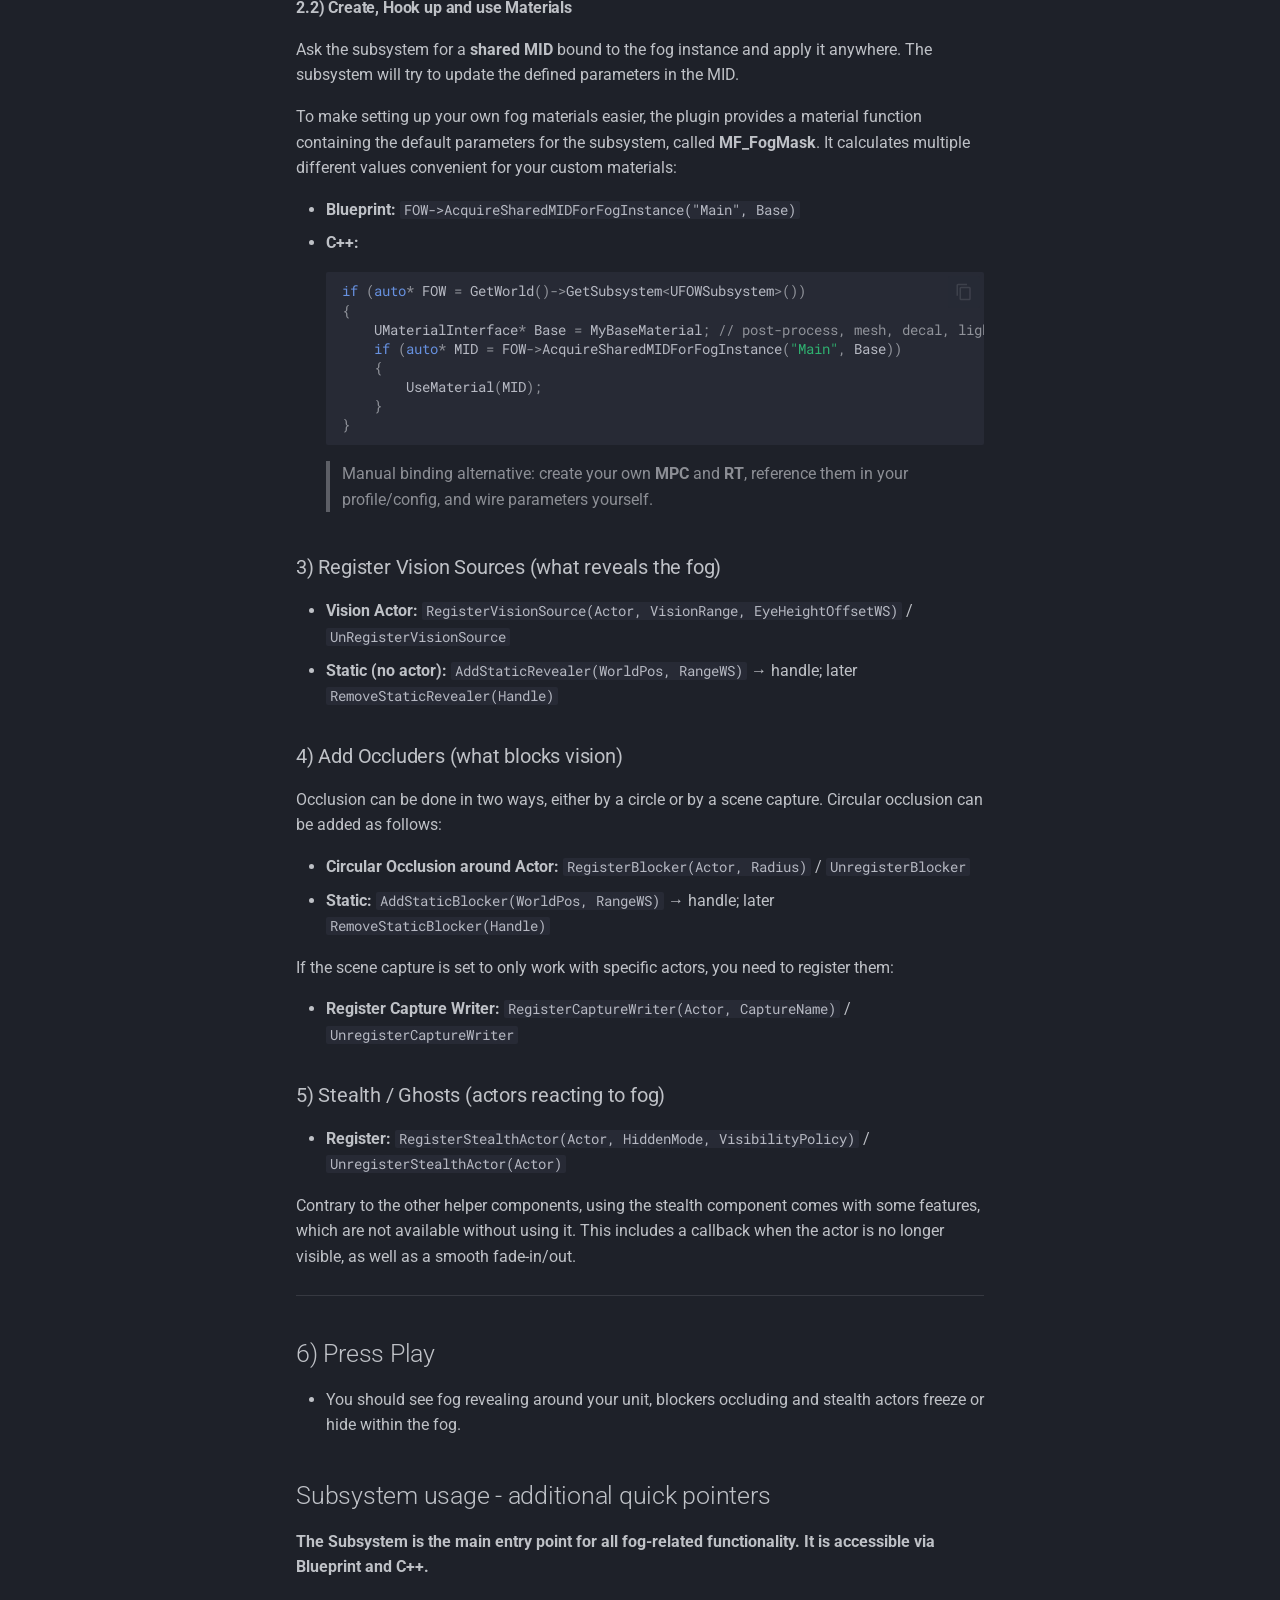
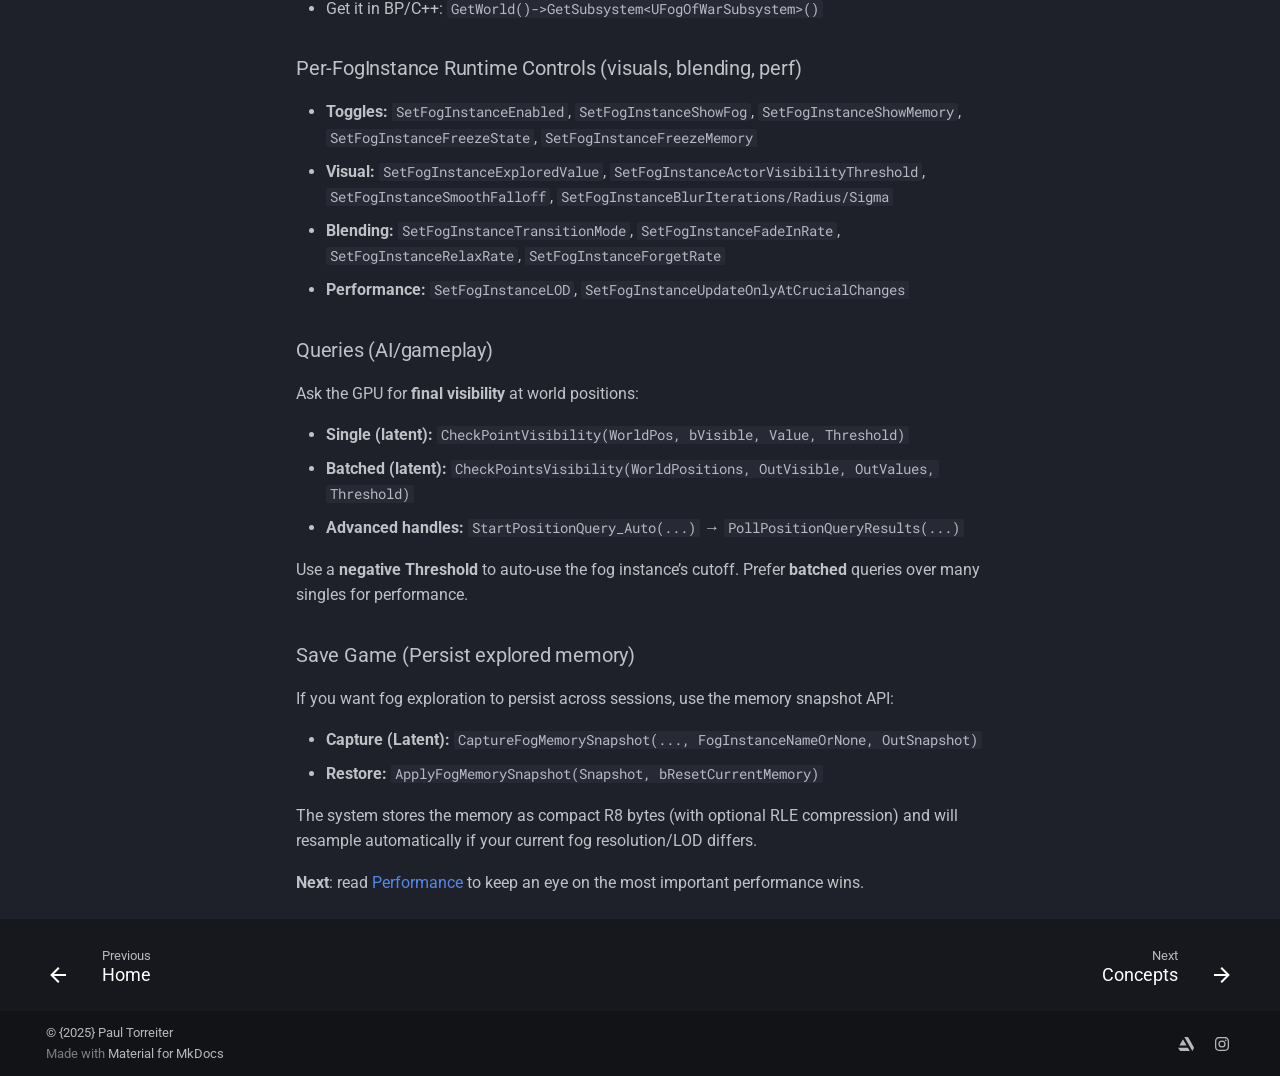
<file: fog-of-war/quickstart/index.html>
<!DOCTYPE html><html lang=en class=no-js><head><meta charset=utf-8><meta name=viewport content="width=device-width,initial-scale=1"><link href=https://sepopel.github.io/fog-of-war/quickstart/ rel=canonical><link rel=prev href=../..><link href=../concepts/ rel=next><link rel=icon href=../../assets/images/favicon.png><meta name=generator content="mkdocs-1.6.1, mkdocs-material-9.7.0"><title>Quickstart - GPU Fog of War (UE5)</title><link rel=stylesheet href=../../assets/stylesheets/main.618322db.min.css><link rel=stylesheet href=../../assets/stylesheets/palette.ab4e12ef.min.css><link rel=preconnect href=https://fonts.gstatic.com crossorigin><link rel=stylesheet href="https://fonts.googleapis.com/css?family=Roboto:300,300i,400,400i,700,700i%7CRoboto+Mono:400,400i,700,700i&display=fallback"><style>:root{--md-text-font:"Roboto";--md-code-font:"Roboto Mono"}</style><link rel=stylesheet href=../../styles/badges.css><script>__md_scope=new URL("../..",location),__md_hash=e=>[...e].reduce(((e,_)=>(e<<5)-e+_.charCodeAt(0)),0),__md_get=(e,_=localStorage,t=__md_scope)=>JSON.parse(_.getItem(t.pathname+"."+e)),__md_set=(e,_,t=localStorage,a=__md_scope)=>{try{t.setItem(a.pathname+"."+e,JSON.stringify(_))}catch(e){}}</script><link href=../../assets/stylesheets/glightbox.min.css rel=stylesheet><script src=../../assets/javascripts/glightbox.min.js></script><style id=glightbox-style>
            html.glightbox-open { overflow: initial; height: 100%; }
            .gslide-title { margin-top: 0px; user-select: text; }
            .gslide-desc { color: #666; user-select: text; }
            .gslide-image img { background: white; }
            .gscrollbar-fixer { padding-right: 15px; }
            .gdesc-inner { font-size: 0.75rem; }
            body[data-md-color-scheme="slate"] .gdesc-inner { background: var(--md-default-bg-color); }
            body[data-md-color-scheme="slate"] .gslide-title { color: var(--md-default-fg-color); }
            body[data-md-color-scheme="slate"] .gslide-desc { color: var(--md-default-fg-color); }
        </style></head> <body dir=ltr data-md-color-scheme=slate data-md-color-primary=indigo data-md-color-accent=pink> <input class=md-toggle data-md-toggle=drawer type=checkbox id=__drawer autocomplete=off> <input class=md-toggle data-md-toggle=search type=checkbox id=__search autocomplete=off> <label class=md-overlay for=__drawer></label> <div data-md-component=skip> <a href=#quickstart class=md-skip> Skip to content </a> </div> <div data-md-component=announce> </div> <header class="md-header md-header--shadow" data-md-component=header> <nav class="md-header__inner md-grid" aria-label=Header> <a href=../.. title="GPU Fog of War (UE5)" class="md-header__button md-logo" aria-label="GPU Fog of War (UE5)" data-md-component=logo> <svg xmlns=http://www.w3.org/2000/svg viewbox="0 0 24 24"><path d="M12 8a3 3 0 0 0 3-3 3 3 0 0 0-3-3 3 3 0 0 0-3 3 3 3 0 0 0 3 3m0 3.54C9.64 9.35 6.5 8 3 8v11c3.5 0 6.64 1.35 9 3.54 2.36-2.19 5.5-3.54 9-3.54V8c-3.5 0-6.64 1.35-9 3.54"></path></svg> </a> <label class="md-header__button md-icon" for=__drawer> <svg xmlns=http://www.w3.org/2000/svg viewbox="0 0 24 24"><path d="M3 6h18v2H3zm0 5h18v2H3zm0 5h18v2H3z"></path></svg> </label> <div class=md-header__title data-md-component=header-title> <div class=md-header__ellipsis> <div class=md-header__topic> <span class=md-ellipsis> GPU Fog of War (UE5) </span> </div> <div class=md-header__topic data-md-component=header-topic> <span class=md-ellipsis> Quickstart </span> </div> </div> </div> <form class=md-header__option data-md-component=palette> <input class=md-option data-md-color-media data-md-color-scheme=slate data-md-color-primary=indigo data-md-color-accent=pink aria-label="Switch to light mode" type=radio name=__palette id=__palette_0> <label class="md-header__button md-icon" title="Switch to light mode" for=__palette_1 hidden> <svg xmlns=http://www.w3.org/2000/svg viewbox="0 0 24 24"><path d="M12 7a5 5 0 0 1 5 5 5 5 0 0 1-5 5 5 5 0 0 1-5-5 5 5 0 0 1 5-5m0 2a3 3 0 0 0-3 3 3 3 0 0 0 3 3 3 3 0 0 0 3-3 3 3 0 0 0-3-3m0-7 2.39 3.42C13.65 5.15 12.84 5 12 5s-1.65.15-2.39.42zM3.34 7l4.16-.35A7.2 7.2 0 0 0 5.94 8.5c-.44.74-.69 1.5-.83 2.29zm.02 10 1.76-3.77a7.131 7.131 0 0 0 2.38 4.14zM20.65 7l-1.77 3.79a7.02 7.02 0 0 0-2.38-4.15zm-.01 10-4.14.36c.59-.51 1.12-1.14 1.54-1.86.42-.73.69-1.5.83-2.29zM12 22l-2.41-3.44c.74.27 1.55.44 2.41.44.82 0 1.63-.17 2.37-.44z"></path></svg> </label> <input class=md-option data-md-color-media data-md-color-scheme=default data-md-color-primary=indigo data-md-color-accent=pink aria-label="Switch to dark mode" type=radio name=__palette id=__palette_1> <label class="md-header__button md-icon" title="Switch to dark mode" for=__palette_0 hidden> <svg xmlns=http://www.w3.org/2000/svg viewbox="0 0 24 24"><path d="m17.75 4.09-2.53 1.94.91 3.06-2.63-1.81-2.63 1.81.91-3.06-2.53-1.94L12.44 4l1.06-3 1.06 3zm3.5 6.91-1.64 1.25.59 1.98-1.7-1.17-1.7 1.17.59-1.98L15.75 11l2.06-.05L18.5 9l.69 1.95zm-2.28 4.95c.83-.08 1.72 1.1 1.19 1.85-.32.45-.66.87-1.08 1.27C15.17 23 8.84 23 4.94 19.07c-3.91-3.9-3.91-10.24 0-14.14.4-.4.82-.76 1.27-1.08.75-.53 1.93.36 1.85 1.19-.27 2.86.69 5.83 2.89 8.02a9.96 9.96 0 0 0 8.02 2.89m-1.64 2.02a12.08 12.08 0 0 1-7.8-3.47c-2.17-2.19-3.33-5-3.49-7.82-2.81 3.14-2.7 7.96.31 10.98 3.02 3.01 7.84 3.12 10.98.31"></path></svg> </label> </form> <script>var palette=__md_get("__palette");if(palette&&palette.color){if("(prefers-color-scheme)"===palette.color.media){var media=matchMedia("(prefers-color-scheme: light)"),input=document.querySelector(media.matches?"[data-md-color-media='(prefers-color-scheme: light)']":"[data-md-color-media='(prefers-color-scheme: dark)']");palette.color.media=input.getAttribute("data-md-color-media"),palette.color.scheme=input.getAttribute("data-md-color-scheme"),palette.color.primary=input.getAttribute("data-md-color-primary"),palette.color.accent=input.getAttribute("data-md-color-accent")}for(var[key,value]of Object.entries(palette.color))document.body.setAttribute("data-md-color-"+key,value)}</script> <label class="md-header__button md-icon" for=__search> <svg xmlns=http://www.w3.org/2000/svg viewbox="0 0 24 24"><path d="M9.5 3A6.5 6.5 0 0 1 16 9.5c0 1.61-.59 3.09-1.56 4.23l.27.27h.79l5 5-1.5 1.5-5-5v-.79l-.27-.27A6.52 6.52 0 0 1 9.5 16 6.5 6.5 0 0 1 3 9.5 6.5 6.5 0 0 1 9.5 3m0 2C7 5 5 7 5 9.5S7 14 9.5 14 14 12 14 9.5 12 5 9.5 5"></path></svg> </label> <div class=md-search data-md-component=search role=dialog> <label class=md-search__overlay for=__search></label> <div class=md-search__inner role=search> <form class=md-search__form name=search> <input type=text class=md-search__input name=query aria-label=Search placeholder=Search autocapitalize=off autocorrect=off autocomplete=off spellcheck=false data-md-component=search-query required> <label class="md-search__icon md-icon" for=__search> <svg xmlns=http://www.w3.org/2000/svg viewbox="0 0 24 24"><path d="M9.5 3A6.5 6.5 0 0 1 16 9.5c0 1.61-.59 3.09-1.56 4.23l.27.27h.79l5 5-1.5 1.5-5-5v-.79l-.27-.27A6.52 6.52 0 0 1 9.5 16 6.5 6.5 0 0 1 3 9.5 6.5 6.5 0 0 1 9.5 3m0 2C7 5 5 7 5 9.5S7 14 9.5 14 14 12 14 9.5 12 5 9.5 5"></path></svg> <svg xmlns=http://www.w3.org/2000/svg viewbox="0 0 24 24"><path d="M20 11v2H8l5.5 5.5-1.42 1.42L4.16 12l7.92-7.92L13.5 5.5 8 11z"></path></svg> </label> <nav class=md-search__options aria-label=Search> <button type=reset class="md-search__icon md-icon" title=Clear aria-label=Clear tabindex=-1> <svg xmlns=http://www.w3.org/2000/svg viewbox="0 0 24 24"><path d="M19 6.41 17.59 5 12 10.59 6.41 5 5 6.41 10.59 12 5 17.59 6.41 19 12 13.41 17.59 19 19 17.59 13.41 12z"></path></svg> </button> </nav> <div class=md-search__suggest data-md-component=search-suggest></div> </form> <div class=md-search__output> <div class=md-search__scrollwrap tabindex=0 data-md-scrollfix> <div class=md-search-result data-md-component=search-result> <div class=md-search-result__meta> Initializing search </div> <ol class=md-search-result__list role=presentation></ol> </div> </div> </div> </div> </div> <div class=md-header__source> <a href=https://github.com/sePopel/sePopel.github.io title="Go to repository" class=md-source data-md-component=source> <div class="md-source__icon md-icon"> <svg xmlns=http://www.w3.org/2000/svg viewbox="0 0 448 512"><!-- Font Awesome Free 7.1.0 by @fontawesome - https://fontawesome.com License - https://fontawesome.com/license/free (Icons: CC BY 4.0, Fonts: SIL OFL 1.1, Code: MIT License) Copyright 2025 Fonticons, Inc.--><path d="M439.6 236.1 244 40.5c-5.4-5.5-12.8-8.5-20.4-8.5s-15 3-20.4 8.4L162.5 81l51.5 51.5c27.1-9.1 52.7 16.8 43.4 43.7l49.7 49.7c34.2-11.8 61.2 31 35.5 56.7-26.5 26.5-70.2-2.9-56-37.3L240.3 199v121.9c25.3 12.5 22.3 41.8 9.1 55-6.4 6.4-15.2 10.1-24.3 10.1s-17.8-3.6-24.3-10.1c-17.6-17.6-11.1-46.9 11.2-56v-123c-20.8-8.5-24.6-30.7-18.6-45L142.6 101 8.5 235.1C3 240.6 0 247.9 0 255.5s3 15 8.5 20.4l195.6 195.7c5.4 5.4 12.7 8.4 20.4 8.4s15-3 20.4-8.4l194.7-194.7c5.4-5.4 8.4-12.8 8.4-20.4s-3-15-8.4-20.4"></path></svg> </div> <div class=md-source__repository> GitHub </div> </a> </div> </nav> </header> <div class=md-container data-md-component=container> <main class=md-main data-md-component=main> <div class="md-main__inner md-grid"> <div class="md-sidebar md-sidebar--primary" data-md-component=sidebar data-md-type=navigation> <div class=md-sidebar__scrollwrap> <div class=md-sidebar__inner> <nav class="md-nav md-nav--primary" aria-label=Navigation data-md-level=0> <label class=md-nav__title for=__drawer> <a href=../.. title="GPU Fog of War (UE5)" class="md-nav__button md-logo" aria-label="GPU Fog of War (UE5)" data-md-component=logo> <svg xmlns=http://www.w3.org/2000/svg viewbox="0 0 24 24"><path d="M12 8a3 3 0 0 0 3-3 3 3 0 0 0-3-3 3 3 0 0 0-3 3 3 3 0 0 0 3 3m0 3.54C9.64 9.35 6.5 8 3 8v11c3.5 0 6.64 1.35 9 3.54 2.36-2.19 5.5-3.54 9-3.54V8c-3.5 0-6.64 1.35-9 3.54"></path></svg> </a> GPU Fog of War (UE5) </label> <div class=md-nav__source> <a href=https://github.com/sePopel/sePopel.github.io title="Go to repository" class=md-source data-md-component=source> <div class="md-source__icon md-icon"> <svg xmlns=http://www.w3.org/2000/svg viewbox="0 0 448 512"><!-- Font Awesome Free 7.1.0 by @fontawesome - https://fontawesome.com License - https://fontawesome.com/license/free (Icons: CC BY 4.0, Fonts: SIL OFL 1.1, Code: MIT License) Copyright 2025 Fonticons, Inc.--><path d="M439.6 236.1 244 40.5c-5.4-5.5-12.8-8.5-20.4-8.5s-15 3-20.4 8.4L162.5 81l51.5 51.5c27.1-9.1 52.7 16.8 43.4 43.7l49.7 49.7c34.2-11.8 61.2 31 35.5 56.7-26.5 26.5-70.2-2.9-56-37.3L240.3 199v121.9c25.3 12.5 22.3 41.8 9.1 55-6.4 6.4-15.2 10.1-24.3 10.1s-17.8-3.6-24.3-10.1c-17.6-17.6-11.1-46.9 11.2-56v-123c-20.8-8.5-24.6-30.7-18.6-45L142.6 101 8.5 235.1C3 240.6 0 247.9 0 255.5s3 15 8.5 20.4l195.6 195.7c5.4 5.4 12.7 8.4 20.4 8.4s15-3 20.4-8.4l194.7-194.7c5.4-5.4 8.4-12.8 8.4-20.4s-3-15-8.4-20.4"></path></svg> </div> <div class=md-source__repository> GitHub </div> </a> </div> <ul class=md-nav__list data-md-scrollfix> <li class=md-nav__item> <a href=../.. class=md-nav__link> <span class=md-ellipsis> Home </span> </a> </li> <li class="md-nav__item md-nav__item--active md-nav__item--section md-nav__item--nested"> <input class="md-nav__toggle md-toggle " type=checkbox id=__nav_2 checked> <label class=md-nav__link for=__nav_2 id=__nav_2_label tabindex> <span class=md-ellipsis> Fog of War </span> <span class="md-nav__icon md-icon"></span> </label> <nav class=md-nav data-md-level=1 aria-labelledby=__nav_2_label aria-expanded=true> <label class=md-nav__title for=__nav_2> <span class="md-nav__icon md-icon"></span> Fog of War </label> <ul class=md-nav__list data-md-scrollfix> <li class="md-nav__item md-nav__item--active"> <input class="md-nav__toggle md-toggle" type=checkbox id=__toc> <label class="md-nav__link md-nav__link--active" for=__toc> <span class=md-ellipsis> Quickstart </span> <span class="md-nav__icon md-icon"></span> </label> <a href=./ class="md-nav__link md-nav__link--active"> <span class=md-ellipsis> Quickstart </span> </a> <nav class="md-nav md-nav--secondary" aria-label="Table of contents"> <label class=md-nav__title for=__toc> <span class="md-nav__icon md-icon"></span> Table of contents </label> <ul class=md-nav__list data-md-component=toc data-md-scrollfix> <li class=md-nav__item> <a href=#0-install-enable class=md-nav__link> <span class=md-ellipsis> 0) Install &amp; Enable </span> </a> </li> <li class=md-nav__item> <a href=#1-configure-project-settings class=md-nav__link> <span class=md-ellipsis> 1) Configure Project Settings </span> </a> </li> <li class=md-nav__item> <a href=#two-paths class=md-nav__link> <span class=md-ellipsis> Two Paths </span> </a> </li> <li class=md-nav__item> <a href=#use-the-convenient-helpers class=md-nav__link> <span class=md-ellipsis> Use the convenient helpers </span> </a> <nav class=md-nav aria-label="Use the convenient helpers"> <ul class=md-nav__list> <li class=md-nav__item> <a href=#2-add-a-fog-manager-helper-for-runtime-fog-instances-and-visualizations class=md-nav__link> <span class=md-ellipsis> 2) Add a Fog Manager (helper for runtime fog instances and visualizations) </span> </a> </li> <li class=md-nav__item> <a href=#3-vision-sources-what-reveals-the-fog class=md-nav__link> <span class=md-ellipsis> 3) Vision Sources (what reveals the fog) </span> </a> </li> <li class=md-nav__item> <a href=#4-occlusion-what-blocks-vision class=md-nav__link> <span class=md-ellipsis> 4) Occlusion (what blocks vision) </span> </a> </li> <li class=md-nav__item> <a href=#5-stealth-ghosts-actors-reacting-to-fog class=md-nav__link> <span class=md-ellipsis> 5) Stealth / Ghosts (actors reacting to fog) </span> </a> </li> </ul> </nav> </li> <li class=md-nav__item> <a href=#manual-steps-no-helpers class=md-nav__link> <span class=md-ellipsis> Manual Steps (no helpers) </span> </a> <nav class=md-nav aria-label="Manual Steps (no helpers)"> <ul class=md-nav__list> <li class=md-nav__item> <a href=#2fog-instance-control-and-visualization class=md-nav__link> <span class=md-ellipsis> 2)Fog instance control and Visualization </span> </a> <nav class=md-nav aria-label="2)Fog instance control and Visualization"> <ul class=md-nav__list> <li class=md-nav__item> <a href=#21-add-position-fog-instances-runtime class=md-nav__link> <span class=md-ellipsis> 2.1) Add / Position Fog Instances (runtime) </span> </a> </li> <li class=md-nav__item> <a href=#22-create-hook-up-and-use-materials class=md-nav__link> <span class=md-ellipsis> 2.2) Create, Hook up and use Materials </span> </a> </li> </ul> </nav> </li> <li class=md-nav__item> <a href=#3-register-vision-sources-what-reveals-the-fog class=md-nav__link> <span class=md-ellipsis> 3) Register Vision Sources (what reveals the fog) </span> </a> </li> <li class=md-nav__item> <a href=#4-add-occluders-what-blocks-vision class=md-nav__link> <span class=md-ellipsis> 4) Add Occluders (what blocks vision) </span> </a> </li> <li class=md-nav__item> <a href=#5-stealth-ghosts-actors-reacting-to-fog_1 class=md-nav__link> <span class=md-ellipsis> 5) Stealth / Ghosts (actors reacting to fog) </span> </a> </li> </ul> </nav> </li> <li class=md-nav__item> <a href=#6-press-play class=md-nav__link> <span class=md-ellipsis> 6) Press Play </span> </a> </li> <li class=md-nav__item> <a href=#subsystem-usage-additional-quick-pointers class=md-nav__link> <span class=md-ellipsis> Subsystem usage - additional quick pointers </span> </a> <nav class=md-nav aria-label="Subsystem usage - additional quick pointers"> <ul class=md-nav__list> <li class=md-nav__item> <a href=#per-foginstance-runtime-controls-visuals-blending-perf class=md-nav__link> <span class=md-ellipsis> Per-FogInstance Runtime Controls (visuals, blending, perf) </span> </a> </li> <li class=md-nav__item> <a href=#queries-aigameplay class=md-nav__link> <span class=md-ellipsis> Queries (AI/gameplay) </span> </a> </li> <li class=md-nav__item> <a href=#save-game-persist-explored-memory class=md-nav__link> <span class=md-ellipsis> Save Game (Persist explored memory) </span> </a> </li> </ul> </nav> </li> </ul> </nav> </li> <li class=md-nav__item> <a href=../concepts/ class=md-nav__link> <span class=md-ellipsis> Concepts </span> </a> </li> <li class=md-nav__item> <a href=../api/ class=md-nav__link> <span class=md-ellipsis> API </span> </a> </li> <li class=md-nav__item> <a href=../performance/ class=md-nav__link> <span class=md-ellipsis> Practical Notes/Performance </span> </a> </li> <li class=md-nav__item> <a href=../faq/ class=md-nav__link> <span class=md-ellipsis> FAQ </span> </a> </li> </ul> </nav> </li> </ul> </nav> </div> </div> </div> <div class="md-sidebar md-sidebar--secondary" data-md-component=sidebar data-md-type=toc> <div class=md-sidebar__scrollwrap> <div class=md-sidebar__inner> <nav class="md-nav md-nav--secondary" aria-label="Table of contents"> <label class=md-nav__title for=__toc> <span class="md-nav__icon md-icon"></span> Table of contents </label> <ul class=md-nav__list data-md-component=toc data-md-scrollfix> <li class=md-nav__item> <a href=#0-install-enable class=md-nav__link> <span class=md-ellipsis> 0) Install &amp; Enable </span> </a> </li> <li class=md-nav__item> <a href=#1-configure-project-settings class=md-nav__link> <span class=md-ellipsis> 1) Configure Project Settings </span> </a> </li> <li class=md-nav__item> <a href=#two-paths class=md-nav__link> <span class=md-ellipsis> Two Paths </span> </a> </li> <li class=md-nav__item> <a href=#use-the-convenient-helpers class=md-nav__link> <span class=md-ellipsis> Use the convenient helpers </span> </a> <nav class=md-nav aria-label="Use the convenient helpers"> <ul class=md-nav__list> <li class=md-nav__item> <a href=#2-add-a-fog-manager-helper-for-runtime-fog-instances-and-visualizations class=md-nav__link> <span class=md-ellipsis> 2) Add a Fog Manager (helper for runtime fog instances and visualizations) </span> </a> </li> <li class=md-nav__item> <a href=#3-vision-sources-what-reveals-the-fog class=md-nav__link> <span class=md-ellipsis> 3) Vision Sources (what reveals the fog) </span> </a> </li> <li class=md-nav__item> <a href=#4-occlusion-what-blocks-vision class=md-nav__link> <span class=md-ellipsis> 4) Occlusion (what blocks vision) </span> </a> </li> <li class=md-nav__item> <a href=#5-stealth-ghosts-actors-reacting-to-fog class=md-nav__link> <span class=md-ellipsis> 5) Stealth / Ghosts (actors reacting to fog) </span> </a> </li> </ul> </nav> </li> <li class=md-nav__item> <a href=#manual-steps-no-helpers class=md-nav__link> <span class=md-ellipsis> Manual Steps (no helpers) </span> </a> <nav class=md-nav aria-label="Manual Steps (no helpers)"> <ul class=md-nav__list> <li class=md-nav__item> <a href=#2fog-instance-control-and-visualization class=md-nav__link> <span class=md-ellipsis> 2)Fog instance control and Visualization </span> </a> <nav class=md-nav aria-label="2)Fog instance control and Visualization"> <ul class=md-nav__list> <li class=md-nav__item> <a href=#21-add-position-fog-instances-runtime class=md-nav__link> <span class=md-ellipsis> 2.1) Add / Position Fog Instances (runtime) </span> </a> </li> <li class=md-nav__item> <a href=#22-create-hook-up-and-use-materials class=md-nav__link> <span class=md-ellipsis> 2.2) Create, Hook up and use Materials </span> </a> </li> </ul> </nav> </li> <li class=md-nav__item> <a href=#3-register-vision-sources-what-reveals-the-fog class=md-nav__link> <span class=md-ellipsis> 3) Register Vision Sources (what reveals the fog) </span> </a> </li> <li class=md-nav__item> <a href=#4-add-occluders-what-blocks-vision class=md-nav__link> <span class=md-ellipsis> 4) Add Occluders (what blocks vision) </span> </a> </li> <li class=md-nav__item> <a href=#5-stealth-ghosts-actors-reacting-to-fog_1 class=md-nav__link> <span class=md-ellipsis> 5) Stealth / Ghosts (actors reacting to fog) </span> </a> </li> </ul> </nav> </li> <li class=md-nav__item> <a href=#6-press-play class=md-nav__link> <span class=md-ellipsis> 6) Press Play </span> </a> </li> <li class=md-nav__item> <a href=#subsystem-usage-additional-quick-pointers class=md-nav__link> <span class=md-ellipsis> Subsystem usage - additional quick pointers </span> </a> <nav class=md-nav aria-label="Subsystem usage - additional quick pointers"> <ul class=md-nav__list> <li class=md-nav__item> <a href=#per-foginstance-runtime-controls-visuals-blending-perf class=md-nav__link> <span class=md-ellipsis> Per-FogInstance Runtime Controls (visuals, blending, perf) </span> </a> </li> <li class=md-nav__item> <a href=#queries-aigameplay class=md-nav__link> <span class=md-ellipsis> Queries (AI/gameplay) </span> </a> </li> <li class=md-nav__item> <a href=#save-game-persist-explored-memory class=md-nav__link> <span class=md-ellipsis> Save Game (Persist explored memory) </span> </a> </li> </ul> </nav> </li> </ul> </nav> </div> </div> </div> <div class=md-content data-md-component=content> <article class="md-content__inner md-typeset"> <h1 id=quickstart>Quickstart</h1> <p>This guide will show you how to get started with the plugin. It will cover the most crucial steps to get the features of the plugin up and running. Consider reading the <a href=../api/ >API</a> for more details and insight.</p> <h2 id=0-install-enable>0) Install &amp; Enable</h2> <ul> <li>Install the plugin and enable <strong>Fog Of War</strong> in your UE5 project.</li> <li>Restart the editor.</li> </ul> <h2 id=1-configure-project-settings>1) Configure Project Settings</h2> <ul> <li>Open <strong>Edit → Project Settings → Plugins → Fog Of War</strong>. Here you can setup the initial fog instances. Per default, the first profile uses the plugin internal render target and material parameter collection.</li> <li><strong>Profiles:</strong> Profile Data Assets can be used to create additional, new fog instances. Additional profiles require their separate render target and material parameter collection.</li> </ul> <blockquote> <p>You can always override these at runtime via the <strong>FOWSubsystem</strong> (e.g., <code>SetFogInstanceUpdateRate</code>, <code>SetFogInstanceShowMemory</code>, <code>SetFogInstanceActorVisibilityThreshold</code>, etc.) and add additional profiles during runtime.</p> </blockquote> <h2 id=two-paths>Two Paths</h2> <p><strong>Heads-up:</strong> The <strong>FOW Manager</strong> and all <strong>Components</strong> (Vision/Blocker/Stealth) are <em>optional convenience helpers</em>. Users can also control fog instances and profiles, vision sources, blockers, stealth actors and visibility queries <strong>directly via the <code>FOW Subsystem</code></strong> (Blueprint or C++). See the API page for those calls.</p> <p>The creation of the fog visualization and fog-affected materials can also be done manually. This can be achieved by using the fog instances controlled material parameters within the material. This can either be done by using the fog instances created Material Parameter Collection or by asking the <strong>Subsystem</strong> for a shared MID and applying it where you need it.</p> <hr> <h2 id=use-the-convenient-helpers>Use the convenient helpers</h2> <p>For each of the manual steps the plugin offers different helpers. </p> <h3 id=2-add-a-fog-manager-helper-for-runtime-fog-instances-and-visualizations>2) Add a Fog Manager (helper for runtime fog instances and visualizations)</h3> <p>The <strong>FOW Manager</strong> sets up different, premade Fog Variants and interacts with the system to correctly work with them. He also allows you to add additional <strong>Fog Profiles</strong> to the system during runtime. One profile has to be added if you did not set up any fog instances in the project settings.</p> <ul> <li>In your level, place <strong>FOW Manager</strong> (<code>AFOWManager</code>).</li> <li>Select the Fog Variant you want to use and setup its parameters.</li> </ul> <h3 id=3-vision-sources-what-reveals-the-fog>3) Vision Sources (what reveals the fog)</h3> <ul> <li>Add <strong>FOW Vision Component</strong> to your <em>seeing</em> bots blueprints.</li> <li>Set the desired vision range and a possible Eye Offset (if the bot is also an occluder, this is possibly needed to prevent self-occlusion).</li> <li>At runtime, the subsystem reads each Vision actor’s transform and vision settings and writes visibility into the fog render targets.</li> </ul> <h3 id=4-occlusion-what-blocks-vision>4) Occlusion (what blocks vision)</h3> <ul> <li>Add <strong>FOW Blocker Component</strong> to occluding actors.</li> <li>Two modes:<ul> <li><strong>Circle</strong>: set <strong>Radius</strong>.</li> <li><strong>Capture Writer</strong>: uses a scene capture to write depth/coverage into the occluder mask for the selected fog instances. Only has an effect if the scene capture is set to only work with specific actors.</li> </ul> </li> </ul> <h3 id=5-stealth-ghosts-actors-reacting-to-fog>5) Stealth / Ghosts (actors reacting to fog)</h3> <ul> <li>Add <strong>FOW Stealth Component</strong> to actors that should react to the visibility within the fog.</li> <li>Two modes:<ul> <li><strong>Hidden Mode</strong>: <em>FreezeWithGhost</em> for a frozen version of themselves when leaving vision.</li> <li><strong>Fade Seconds</strong>: Controls the fade-in/out time of the actor.</li> <li><strong>Fade Material Param</strong>: The parameter that gets controlled in the actors materials</li> </ul> </li> </ul> <p>If you want the actor to smoothly fade in/out, you need to control its opacity with a correctly named scalar material parameter.</p> <p><strong>advanced options:</strong></p> <ul> <li><strong>Custom Ghost Class</strong>: set <code>GhostActorClassOverride</code> on the Stealth Component to spawn your own <code>AFOWGhostActor</code> subclass when freezing (Blueprint/C++).</li> <li><strong>More Fade Control</strong>:<ul> <li>Call <code>RebuildFadeTargets()</code> after swapping meshes/components at runtime.</li> <li>Use <code>GatherAdditionalFadeTargets()</code> to register extra materials.</li> <li>Use <code>OnStealthFadeUpdated(Visibility01)</code> to drive custom logic from the real fade value.</li> </ul> </li> </ul> <hr> <h2 id=manual-steps-no-helpers>Manual Steps (no helpers)</h2> <p>If you prefer full control, you can drive the Fog of War <strong>entirely via the Subsystem</strong> and your own materials. All functions are available via Blueprint and C++.</p> <h3 id=2fog-instance-control-and-visualization>2)Fog instance control and Visualization</h3> <h4 id=21-add-position-fog-instances-runtime>2.1) Add / Position Fog Instances (runtime)</h4> <ul> <li><strong>At runtime</strong>, get the subsystem and add (or replace) a named fog instance. This is mandatory if you did not set up any instances in the project settings:<ul> <li><strong>Blueprint:</strong> <code>AddOrReplaceFogInstance(Config)</code></li> <li><strong>C++:</strong> <div class=highlight><pre><span></span><code><span class=k>if</span><span class=w> </span><span class=p>(</span><span class=k>auto</span><span class=o>*</span><span class=w> </span><span class=n>FOW</span><span class=w> </span><span class=o>=</span><span class=w> </span><span class=n>GetWorld</span><span class=p>()</span><span class=o>-&gt;</span><span class=n>GetSubsystem</span><span class=o>&lt;</span><span class=n>UFOWSubsystem</span><span class=o>&gt;</span><span class=p>())</span>
<span class=p>{</span>
<span class=w>    </span><span class=n>FFOW_FogConfig</span><span class=w> </span><span class=n>Cfg</span><span class=p>;</span>
<span class=w>    </span><span class=n>Cfg</span><span class=p>.</span><span class=n>Name</span><span class=w> </span><span class=o>=</span><span class=w> </span><span class=s>"Main"</span><span class=p>;</span><span class=w> </span><span class=c1>// your fog instance name</span>
<span class=w>    </span><span class=c1>// Optionally assign external RT/MPC assets in Cfg if not using plugin defaults</span>
<span class=w>    </span><span class=n>FOW</span><span class=o>-&gt;</span><span class=n>AddOrReplaceFogInstance</span><span class=p>(</span><span class=n>Cfg</span><span class=p>);</span>
<span class=p>}</span>
</code></pre></div></li> </ul> </li> <li><strong>Position &amp; size</strong> the fog instances area if necessary, this has to be done if the size is not yet known before runtime and has not been set in the project settings:<ul> <li><strong>Function:</strong> <code>SetFogInstanceArea(Name, Center, ExtentsFull, YawDeg)</code></li> </ul> </li> </ul> <h4 id=22-create-hook-up-and-use-materials>2.2) Create, Hook up and use Materials</h4> <p>Ask the subsystem for a <strong>shared MID</strong> bound to the fog instance and apply it anywhere. The subsystem will try to update the defined parameters in the MID.</p> <p>To make setting up your own fog materials easier, the plugin provides a material function containing the default parameters for the subsystem, called <strong>MF_FogMask</strong>. It calculates multiple different values convenient for your custom materials:</p> <ul> <li><strong>Blueprint:</strong> <code>FOW-&gt;AcquireSharedMIDForFogInstance("Main", Base)</code></li> <li><strong>C++:</strong> <div class=highlight><pre><span></span><code><span class=k>if</span><span class=w> </span><span class=p>(</span><span class=k>auto</span><span class=o>*</span><span class=w> </span><span class=n>FOW</span><span class=w> </span><span class=o>=</span><span class=w> </span><span class=n>GetWorld</span><span class=p>()</span><span class=o>-&gt;</span><span class=n>GetSubsystem</span><span class=o>&lt;</span><span class=n>UFOWSubsystem</span><span class=o>&gt;</span><span class=p>())</span>
<span class=p>{</span>
<span class=w>    </span><span class=n>UMaterialInterface</span><span class=o>*</span><span class=w> </span><span class=n>Base</span><span class=w> </span><span class=o>=</span><span class=w> </span><span class=n>MyBaseMaterial</span><span class=p>;</span><span class=w> </span><span class=c1>// post-process, mesh, decal, light func, etc.</span>
<span class=w>    </span><span class=k>if</span><span class=w> </span><span class=p>(</span><span class=k>auto</span><span class=o>*</span><span class=w> </span><span class=n>MID</span><span class=w> </span><span class=o>=</span><span class=w> </span><span class=n>FOW</span><span class=o>-&gt;</span><span class=n>AcquireSharedMIDForFogInstance</span><span class=p>(</span><span class=s>"Main"</span><span class=p>,</span><span class=w> </span><span class=n>Base</span><span class=p>))</span>
<span class=w>    </span><span class=p>{</span>
<span class=w>        </span><span class=n>UseMaterial</span><span class=p>(</span><span class=n>MID</span><span class=p>);</span><span class=w> </span>
<span class=w>    </span><span class=p>}</span>
<span class=p>}</span>
</code></pre></div><blockquote> <p>Manual binding alternative: create your own <strong>MPC</strong> and <strong>RT</strong>, reference them in your profile/config, and wire parameters yourself.</p> </blockquote> </li> </ul> <h3 id=3-register-vision-sources-what-reveals-the-fog>3) Register Vision Sources (what reveals the fog)</h3> <ul> <li><strong>Vision Actor:</strong> <code>RegisterVisionSource(Actor, VisionRange, EyeHeightOffsetWS)</code> / <code>UnRegisterVisionSource</code></li> <li><strong>Static (no actor):</strong> <code>AddStaticRevealer(WorldPos, RangeWS)</code> → handle; later <code>RemoveStaticRevealer(Handle)</code></li> </ul> <h3 id=4-add-occluders-what-blocks-vision>4) Add Occluders (what blocks vision)</h3> <p>Occlusion can be done in two ways, either by a circle or by a scene capture. Circular occlusion can be added as follows:</p> <ul> <li><strong>Circular Occlusion around Actor:</strong> <code>RegisterBlocker(Actor, Radius)</code> / <code>UnregisterBlocker</code></li> <li><strong>Static:</strong> <code>AddStaticBlocker(WorldPos, RangeWS)</code> → handle; later <code>RemoveStaticBlocker(Handle)</code></li> </ul> <p>If the scene capture is set to only work with specific actors, you need to register them:</p> <ul> <li><strong>Register Capture Writer:</strong> <code>RegisterCaptureWriter(Actor, CaptureName)</code> / <code>UnregisterCaptureWriter</code></li> </ul> <h3 id=5-stealth-ghosts-actors-reacting-to-fog_1>5) Stealth / Ghosts (actors reacting to fog)</h3> <ul> <li><strong>Register:</strong> <code>RegisterStealthActor(Actor, HiddenMode, VisibilityPolicy)</code> / <code>UnregisterStealthActor(Actor)</code></li> </ul> <p>Contrary to the other helper components, using the stealth component comes with some features, which are not available without using it. This includes a callback when the actor is no longer visible, as well as a smooth fade-in/out.</p> <hr> <h2 id=6-press-play>6) Press Play</h2> <ul> <li>You should see fog revealing around your unit, blockers occluding and stealth actors freeze or hide within the fog.</li> </ul> <h2 id=subsystem-usage-additional-quick-pointers>Subsystem usage - additional quick pointers</h2> <p><strong>The Subsystem is the main entry point for all fog-related functionality. It is accessible via Blueprint and C++.</strong></p> <ul> <li>Get it in BP/C++: <code>GetWorld()-&gt;GetSubsystem&lt;UFogOfWarSubsystem&gt;()</code></li> </ul> <h3 id=per-foginstance-runtime-controls-visuals-blending-perf>Per-FogInstance Runtime Controls (visuals, blending, perf)</h3> <ul> <li><strong>Toggles:</strong> <code>SetFogInstanceEnabled</code>, <code>SetFogInstanceShowFog</code>, <code>SetFogInstanceShowMemory</code>, <code>SetFogInstanceFreezeState</code>, <code>SetFogInstanceFreezeMemory</code></li> <li><strong>Visual:</strong> <code>SetFogInstanceExploredValue</code>, <code>SetFogInstanceActorVisibilityThreshold</code>, <code>SetFogInstanceSmoothFalloff</code>, <code>SetFogInstanceBlurIterations/Radius/Sigma</code></li> <li><strong>Blending:</strong> <code>SetFogInstanceTransitionMode</code>, <code>SetFogInstanceFadeInRate</code>, <code>SetFogInstanceRelaxRate</code>, <code>SetFogInstanceForgetRate</code></li> <li><strong>Performance:</strong> <code>SetFogInstanceLOD</code>, <code>SetFogInstanceUpdateOnlyAtCrucialChanges</code></li> </ul> <h3 id=queries-aigameplay>Queries (AI/gameplay)</h3> <p>Ask the GPU for <strong>final visibility</strong> at world positions:</p> <ul> <li><strong>Single (latent):</strong> <code>CheckPointVisibility(WorldPos, bVisible, Value, Threshold)</code></li> <li><strong>Batched (latent):</strong> <code>CheckPointsVisibility(WorldPositions, OutVisible, OutValues, Threshold)</code></li> <li><strong>Advanced handles:</strong> <code>StartPositionQuery_Auto(...)</code> → <code>PollPositionQueryResults(...)</code></li> </ul> <p>Use a <strong>negative Threshold</strong> to auto-use the fog instance’s cutoff. Prefer <strong>batched</strong> queries over many singles for performance.</p> <h3 id=save-game-persist-explored-memory>Save Game (Persist explored memory)</h3> <p>If you want fog exploration to persist across sessions, use the memory snapshot API:</p> <ul> <li><strong>Capture (Latent):</strong> <code>CaptureFogMemorySnapshot(..., FogInstanceNameOrNone, OutSnapshot)</code></li> <li><strong>Restore:</strong> <code>ApplyFogMemorySnapshot(Snapshot, bResetCurrentMemory)</code></li> </ul> <p>The system stores the memory as compact R8 bytes (with optional RLE compression) and will resample automatically if your current fog resolution/LOD differs.</p> <p><strong>Next</strong>: read <a href=../performance/ >Performance</a> to keep an eye on the most important performance wins.</p> </article> </div> <script>var target=document.getElementById(location.hash.slice(1));target&&target.name&&(target.checked=target.name.startsWith("__tabbed_"))</script> </div> </main> <footer class=md-footer> <nav class="md-footer__inner md-grid" aria-label=Footer> <a href=../.. class="md-footer__link md-footer__link--prev" aria-label="Previous: Home"> <div class="md-footer__button md-icon"> <svg xmlns=http://www.w3.org/2000/svg viewbox="0 0 24 24"><path d="M20 11v2H8l5.5 5.5-1.42 1.42L4.16 12l7.92-7.92L13.5 5.5 8 11z"></path></svg> </div> <div class=md-footer__title> <span class=md-footer__direction> Previous </span> <div class=md-ellipsis> Home </div> </div> </a> <a href=../concepts/ class="md-footer__link md-footer__link--next" aria-label="Next: Concepts"> <div class=md-footer__title> <span class=md-footer__direction> Next </span> <div class=md-ellipsis> Concepts </div> </div> <div class="md-footer__button md-icon"> <svg xmlns=http://www.w3.org/2000/svg viewbox="0 0 24 24"><path d="M4 11v2h12l-5.5 5.5 1.42 1.42L19.84 12l-7.92-7.92L10.5 5.5 16 11z"></path></svg> </div> </a> </nav> <div class="md-footer-meta md-typeset"> <div class="md-footer-meta__inner md-grid"> <div class=md-copyright> <div class=md-copyright__highlight> © {2025} Paul Torreiter </div> Made with <a href=https://squidfunk.github.io/mkdocs-material/ target=_blank rel=noopener> Material for MkDocs </a> </div> <div class=md-social> <a href=https://www.artstation.com/paultorreiter target=_blank rel=noopener title=www.artstation.com class=md-social__link> <svg xmlns=http://www.w3.org/2000/svg viewbox="0 0 512 512"><!-- Font Awesome Free 7.1.0 by @fontawesome - https://fontawesome.com License - https://fontawesome.com/license/free (Icons: CC BY 4.0, Fonts: SIL OFL 1.1, Code: MIT License) Copyright 2025 Fonticons, Inc.--><path d="m2.1 377.4 43 74.3c4.3 8.5 10.8 15.7 18.9 20.7s17.4 7.6 27 7.6h285.4l-59.2-102.6zM501.9 350 335.7 59.3c-4.4-8.2-10.9-15.1-18.9-20S299.7 32 290.4 32H202l257.3 447.6 40.7-70.5c1.9-3.2 21-29.7 2-59.1zm-226.7-45.5-115.5-200-115.5 200z"></path></svg> </a> <a href=https://www.instagram.com/powedl/ target=_blank rel=noopener title=www.instagram.com class=md-social__link> <svg xmlns=http://www.w3.org/2000/svg viewbox="0 0 448 512"><!-- Font Awesome Free 7.1.0 by @fontawesome - https://fontawesome.com License - https://fontawesome.com/license/free (Icons: CC BY 4.0, Fonts: SIL OFL 1.1, Code: MIT License) Copyright 2025 Fonticons, Inc.--><path d="M224.3 141a115 115 0 1 0-.6 230 115 115 0 1 0 .6-230m-.6 40.4a74.6 74.6 0 1 1 .6 149.2 74.6 74.6 0 1 1-.6-149.2m93.4-45.1a26.8 26.8 0 1 1 53.6 0 26.8 26.8 0 1 1-53.6 0m129.7 27.2c-1.7-35.9-9.9-67.7-36.2-93.9-26.2-26.2-58-34.4-93.9-36.2-37-2.1-147.9-2.1-184.9 0-35.8 1.7-67.6 9.9-93.9 36.1s-34.4 58-36.2 93.9c-2.1 37-2.1 147.9 0 184.9 1.7 35.9 9.9 67.7 36.2 93.9s58 34.4 93.9 36.2c37 2.1 147.9 2.1 184.9 0 35.9-1.7 67.7-9.9 93.9-36.2 26.2-26.2 34.4-58 36.2-93.9 2.1-37 2.1-147.8 0-184.8M399 388c-7.8 19.6-22.9 34.7-42.6 42.6-29.5 11.7-99.5 9-132.1 9s-102.7 2.6-132.1-9c-19.6-7.8-34.7-22.9-42.6-42.6-11.7-29.5-9-99.5-9-132.1s-2.6-102.7 9-132.1c7.8-19.6 22.9-34.7 42.6-42.6 29.5-11.7 99.5-9 132.1-9s102.7-2.6 132.1 9c19.6 7.8 34.7 22.9 42.6 42.6 11.7 29.5 9 99.5 9 132.1s2.7 102.7-9 132.1"></path></svg> </a> </div> </div> </div> </footer> </div> <div class=md-dialog data-md-component=dialog> <div class="md-dialog__inner md-typeset"></div> </div> <script id=__config type=application/json>{"annotate": null, "base": "../..", "features": ["navigation.sections", "navigation.tracking", "content.code.copy", "navigation.footer", "search.highlight", "search.suggest"], "search": "../../assets/javascripts/workers/search.7a47a382.min.js", "tags": null, "translations": {"clipboard.copied": "Copied to clipboard", "clipboard.copy": "Copy to clipboard", "search.result.more.one": "1 more on this page", "search.result.more.other": "# more on this page", "search.result.none": "No matching documents", "search.result.one": "1 matching document", "search.result.other": "# matching documents", "search.result.placeholder": "Type to start searching", "search.result.term.missing": "Missing", "select.version": "Select version"}, "version": null}</script> <script src=../../assets/javascripts/bundle.e71a0d61.min.js></script> <script id=init-glightbox>const lightbox = GLightbox({"touchNavigation": true, "loop": false, "zoomable": true, "draggable": true, "openEffect": "zoom", "closeEffect": "zoom", "slideEffect": "slide"});
document$.subscribe(()=>{ lightbox.reload(); });
</script></body></html>
</file>
